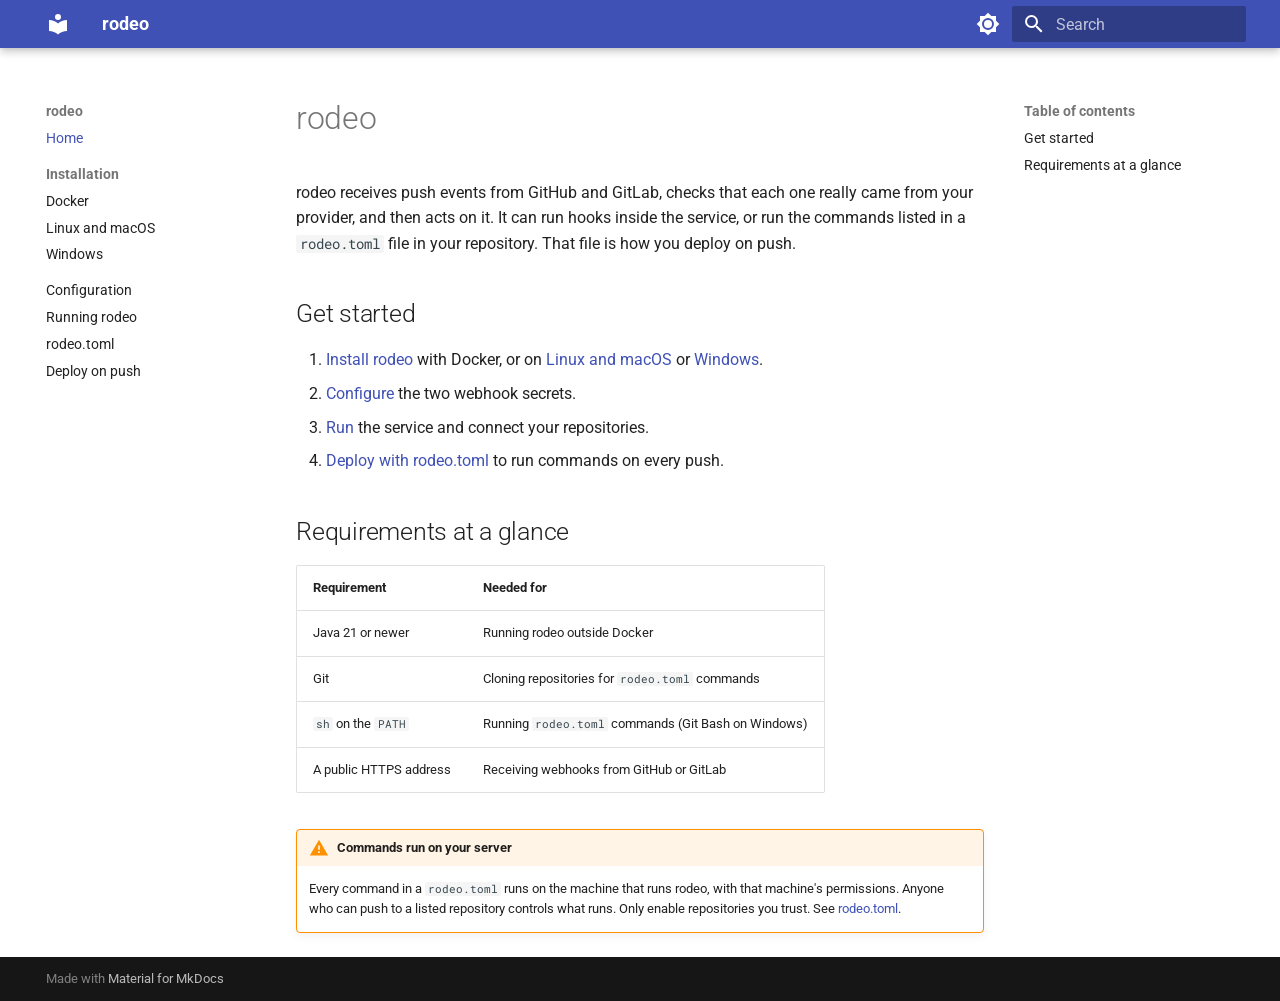
<file: index.html>
<!doctype html>
<html lang="en" class="no-js">
  <head>
    
      <meta charset="utf-8">
      <meta name="viewport" content="width=device-width,initial-scale=1">
      
        <meta name="description" content="GitHub and GitLab push webhooks for Spring Boot">
      
      
      
      
      
        <link rel="next" href="installation/docker/">
      
      
        
      
      
      <link rel="icon" href="assets/images/favicon.png">
      <meta name="generator" content="mkdocs-1.6.1, mkdocs-material-9.8.0">
    
    
      
        <title>rodeo</title>
      
    
    
      <link rel="stylesheet" href="assets/stylesheets/main.57a0d79d.min.css">
      
        
        <link rel="stylesheet" href="assets/stylesheets/palette.fb2fffe2.min.css">
      
      


    
    
      
    
    
      
        
        
        <link rel="preconnect" href="https://fonts.gstatic.com" crossorigin>
        <link rel="stylesheet" href="https://fonts.googleapis.com/css?family=Roboto:300,300i,400,400i,700,700i%7CRoboto+Mono:400,400i,700,700i&display=fallback">
        <style>:root{--md-text-font:"Roboto";--md-code-font:"Roboto Mono"}</style>
      
    
    
    <script>__md_scope=new URL(".",location),__md_hash=e=>[...e].reduce(((e,_)=>(e<<5)-e+_.charCodeAt(0)),0),__md_get=(e,_=localStorage,t=__md_scope)=>JSON.parse(_.getItem(t.pathname+"."+e)),__md_set=(e,_,t=localStorage,a=__md_scope)=>{try{t.setItem(a.pathname+"."+e,JSON.stringify(_))}catch(e){}}</script>
    
      

    
    
  </head>
  
  
    
    
      
    
    
    
    
    <body dir="ltr" data-md-color-scheme="default" data-md-color-primary="indigo" data-md-color-accent="indigo">
  
    
    <input class="md-toggle" data-md-toggle="drawer" type="checkbox" id="__drawer" autocomplete="off">
    <input class="md-toggle" data-md-toggle="search" type="checkbox" id="__search" autocomplete="off">
    <label class="md-overlay" for="__drawer"></label>
    <div data-md-component="skip">
      
        
        <a href="#rodeo" class="md-skip">
          Skip to content
        </a>
      
    </div>
    <div data-md-component="announce">
      
    </div>
    
    
      

  

<header class="md-header md-header--shadow" data-md-component="header">
  <nav class="md-header__inner md-grid" aria-label="Header">
    <a href="." title="rodeo" class="md-header__button md-logo" aria-label="rodeo" data-md-component="logo">
      
  
  <svg xmlns="http://www.w3.org/2000/svg" viewBox="0 0 24 24"><path d="M12 8a3 3 0 0 0 3-3 3 3 0 0 0-3-3 3 3 0 0 0-3 3 3 3 0 0 0 3 3m0 3.54C9.64 9.35 6.5 8 3 8v11c3.5 0 6.64 1.35 9 3.54 2.36-2.19 5.5-3.54 9-3.54V8c-3.5 0-6.64 1.35-9 3.54"/></svg>

    </a>
    <label class="md-header__button md-icon" for="__drawer">
      
      <svg xmlns="http://www.w3.org/2000/svg" viewBox="0 0 24 24"><path d="M3 6h18v2H3zm0 5h18v2H3zm0 5h18v2H3z"/></svg>
    </label>
    <div class="md-header__title" data-md-component="header-title">
      <div class="md-header__ellipsis">
        <div class="md-header__topic">
          <span class="md-ellipsis">
            rodeo
          </span>
        </div>
        <div class="md-header__topic" data-md-component="header-topic">
          <span class="md-ellipsis">
            
              Home
            
          </span>
        </div>
      </div>
    </div>
    
      
        <form class="md-header__option" data-md-component="palette">
  
    
    
    
    <input class="md-option" data-md-color-media="" data-md-color-scheme="default" data-md-color-primary="indigo" data-md-color-accent="indigo"  aria-label="Switch to dark mode"  type="radio" name="__palette" id="__palette_0">
    
      <label class="md-header__button md-icon" title="Switch to dark mode" for="__palette_1" hidden>
        <svg xmlns="http://www.w3.org/2000/svg" viewBox="0 0 24 24"><path d="M12 8a4 4 0 0 0-4 4 4 4 0 0 0 4 4 4 4 0 0 0 4-4 4 4 0 0 0-4-4m0 10a6 6 0 0 1-6-6 6 6 0 0 1 6-6 6 6 0 0 1 6 6 6 6 0 0 1-6 6m8-9.31V4h-4.69L12 .69 8.69 4H4v4.69L.69 12 4 15.31V20h4.69L12 23.31 15.31 20H20v-4.69L23.31 12z"/></svg>
      </label>
    
  
    
    
    
    <input class="md-option" data-md-color-media="" data-md-color-scheme="slate" data-md-color-primary="indigo" data-md-color-accent="indigo"  aria-label="Switch to light mode"  type="radio" name="__palette" id="__palette_1">
    
      <label class="md-header__button md-icon" title="Switch to light mode" for="__palette_0" hidden>
        <svg xmlns="http://www.w3.org/2000/svg" viewBox="0 0 24 24"><path d="M12 18c-.89 0-1.74-.2-2.5-.55C11.56 16.5 13 14.42 13 12s-1.44-4.5-3.5-5.45C10.26 6.2 11.11 6 12 6a6 6 0 0 1 6 6 6 6 0 0 1-6 6m8-9.31V4h-4.69L12 .69 8.69 4H4v4.69L.69 12 4 15.31V20h4.69L12 23.31 15.31 20H20v-4.69L23.31 12z"/></svg>
      </label>
    
  
</form>
      
    
    
      <script>var palette=__md_get("__palette");if(palette&&palette.color){if("(prefers-color-scheme)"===palette.color.media){var media=matchMedia("(prefers-color-scheme: light)"),input=document.querySelector(media.matches?"[data-md-color-media='(prefers-color-scheme: light)']":"[data-md-color-media='(prefers-color-scheme: dark)']");palette.color.media=input.getAttribute("data-md-color-media"),palette.color.scheme=input.getAttribute("data-md-color-scheme"),palette.color.primary=input.getAttribute("data-md-color-primary"),palette.color.accent=input.getAttribute("data-md-color-accent")}for(var[key,value]of Object.entries(palette.color))document.body.setAttribute("data-md-color-"+key,value)}</script>
    
    
    
      
      
        <label class="md-header__button md-icon" for="__search">
          
          <svg xmlns="http://www.w3.org/2000/svg" viewBox="0 0 24 24"><path d="M9.5 3A6.5 6.5 0 0 1 16 9.5c0 1.61-.59 3.09-1.56 4.23l.27.27h.79l5 5-1.5 1.5-5-5v-.79l-.27-.27A6.52 6.52 0 0 1 9.5 16 6.5 6.5 0 0 1 3 9.5 6.5 6.5 0 0 1 9.5 3m0 2C7 5 5 7 5 9.5S7 14 9.5 14 14 12 14 9.5 12 5 9.5 5"/></svg>
        </label>
        <div class="md-search" data-md-component="search" role="dialog">
  <label class="md-search__overlay" for="__search"></label>
  <div class="md-search__inner" role="search">
    <form class="md-search__form" name="search">
      <input type="text" class="md-search__input" name="query" aria-label="Search" placeholder="Search" autocapitalize="off" autocorrect="off" autocomplete="off" spellcheck="false" data-md-component="search-query" required>
      <label class="md-search__icon md-icon" for="__search">
        
        <svg xmlns="http://www.w3.org/2000/svg" viewBox="0 0 24 24"><path d="M9.5 3A6.5 6.5 0 0 1 16 9.5c0 1.61-.59 3.09-1.56 4.23l.27.27h.79l5 5-1.5 1.5-5-5v-.79l-.27-.27A6.52 6.52 0 0 1 9.5 16 6.5 6.5 0 0 1 3 9.5 6.5 6.5 0 0 1 9.5 3m0 2C7 5 5 7 5 9.5S7 14 9.5 14 14 12 14 9.5 12 5 9.5 5"/></svg>
        
        <svg xmlns="http://www.w3.org/2000/svg" viewBox="0 0 24 24"><path d="M20 11v2H8l5.5 5.5-1.42 1.42L4.16 12l7.92-7.92L13.5 5.5 8 11z"/></svg>
      </label>
      <nav class="md-search__options" aria-label="Search">
        
        <button type="reset" class="md-search__icon md-icon" title="Clear" aria-label="Clear" tabindex="-1">
          
          <svg xmlns="http://www.w3.org/2000/svg" viewBox="0 0 24 24"><path d="M19 6.41 17.59 5 12 10.59 6.41 5 5 6.41 10.59 12 5 17.59 6.41 19 12 13.41 17.59 19 19 17.59 13.41 12z"/></svg>
        </button>
      </nav>
      
        <div class="md-search__suggest" data-md-component="search-suggest"></div>
      
    </form>
    <div class="md-search__output">
      <div class="md-search__scrollwrap" tabindex="0" data-md-scrollfix>
        <div class="md-search-result" data-md-component="search-result">
          <div class="md-search-result__meta">
            Initializing search
          </div>
          <ol class="md-search-result__list" role="presentation"></ol>
        </div>
      </div>
    </div>
  </div>
</div>
      
    
    
  </nav>
  
</header>
    
    <div class="md-container" data-md-component="container">
      
      
        
          
        
      
      <main class="md-main" data-md-component="main">
        <div class="md-main__inner md-grid">
          
            
              
              <div class="md-sidebar md-sidebar--primary" data-md-component="sidebar" data-md-type="navigation" >
                <div class="md-sidebar__scrollwrap">
                  <div class="md-sidebar__inner">
                    



<nav class="md-nav md-nav--primary" aria-label="Navigation" data-md-level="0">
  <label class="md-nav__title" for="__drawer">
    <a href="." title="rodeo" class="md-nav__button md-logo" aria-label="rodeo" data-md-component="logo">
      
  
  <svg xmlns="http://www.w3.org/2000/svg" viewBox="0 0 24 24"><path d="M12 8a3 3 0 0 0 3-3 3 3 0 0 0-3-3 3 3 0 0 0-3 3 3 3 0 0 0 3 3m0 3.54C9.64 9.35 6.5 8 3 8v11c3.5 0 6.64 1.35 9 3.54 2.36-2.19 5.5-3.54 9-3.54V8c-3.5 0-6.64 1.35-9 3.54"/></svg>

    </a>
    rodeo
  </label>
  
  <ul class="md-nav__list" data-md-scrollfix>
    
      
      
  
  
    
  
  
  
    <li class="md-nav__item md-nav__item--active">
      
      <input class="md-nav__toggle md-toggle" type="checkbox" id="__toc">
      
      
        
      
      
        <label class="md-nav__link md-nav__link--active" for="__toc">
          
  
  
  <span class="md-ellipsis">
    
  
    Home
  

    
  </span>
  
  

          <span class="md-nav__icon md-icon"></span>
        </label>
      
      <a href="." class="md-nav__link md-nav__link--active">
        
  
  
  <span class="md-ellipsis">
    
  
    Home
  

    
  </span>
  
  

      </a>
      
        

<nav class="md-nav md-nav--secondary" aria-label="Table of contents">
  
  
  
    
  
  
    <label class="md-nav__title" for="__toc">
      <span class="md-nav__icon md-icon"></span>
      Table of contents
    </label>
    <ul class="md-nav__list" data-md-component="toc" data-md-scrollfix>
      
        <li class="md-nav__item">
  <a href="#get-started" class="md-nav__link">
    <span class="md-ellipsis">
      
        Get started
      
    </span>
  </a>
  
</li>
      
        <li class="md-nav__item">
  <a href="#requirements-at-a-glance" class="md-nav__link">
    <span class="md-ellipsis">
      
        Requirements at a glance
      
    </span>
  </a>
  
</li>
      
    </ul>
  
</nav>
      
    </li>
  

    
      
      
  
  
  
  
    
    
    
    
      
        
        
      
    
    
    <li class="md-nav__item md-nav__item--section md-nav__item--nested">
      
        
        
        <input class="md-nav__toggle md-toggle " type="checkbox" id="__nav_2" >
        
          
          <label class="md-nav__link" for="__nav_2" id="__nav_2_label" tabindex="">
            
  
  
  <span class="md-ellipsis">
    
  
    Installation
  

    
  </span>
  
  

            <span class="md-nav__icon md-icon"></span>
          </label>
        
        <nav class="md-nav" data-md-level="1" aria-labelledby="__nav_2_label" aria-expanded="false">
          <label class="md-nav__title" for="__nav_2">
            <span class="md-nav__icon md-icon"></span>
            
  
    Installation
  

          </label>
          <ul class="md-nav__list" data-md-scrollfix>
            
              
                
  
  
  
  
    <li class="md-nav__item">
      <a href="installation/docker/" class="md-nav__link">
        
  
  
  <span class="md-ellipsis">
    
  
    Docker
  

    
  </span>
  
  

      </a>
    </li>
  

              
            
              
                
  
  
  
  
    <li class="md-nav__item">
      <a href="installation/linux/" class="md-nav__link">
        
  
  
  <span class="md-ellipsis">
    
  
    Linux and macOS
  

    
  </span>
  
  

      </a>
    </li>
  

              
            
              
                
  
  
  
  
    <li class="md-nav__item">
      <a href="installation/windows/" class="md-nav__link">
        
  
  
  <span class="md-ellipsis">
    
  
    Windows
  

    
  </span>
  
  

      </a>
    </li>
  

              
            
          </ul>
        </nav>
      
    </li>
  

    
      
      
  
  
  
  
    <li class="md-nav__item">
      <a href="configuration/" class="md-nav__link">
        
  
  
  <span class="md-ellipsis">
    
  
    Configuration
  

    
  </span>
  
  

      </a>
    </li>
  

    
      
      
  
  
  
  
    <li class="md-nav__item">
      <a href="running/" class="md-nav__link">
        
  
  
  <span class="md-ellipsis">
    
  
    Running rodeo
  

    
  </span>
  
  

      </a>
    </li>
  

    
      
      
  
  
  
  
    <li class="md-nav__item">
      <a href="rodeo-toml/" class="md-nav__link">
        
  
  
  <span class="md-ellipsis">
    
  
    rodeo.toml
  

    
  </span>
  
  

      </a>
    </li>
  

    
      
      
  
  
  
  
    <li class="md-nav__item">
      <a href="deployment/" class="md-nav__link">
        
  
  
  <span class="md-ellipsis">
    
  
    Deploy on push
  

    
  </span>
  
  

      </a>
    </li>
  

    
  </ul>
</nav>
                  </div>
                </div>
              </div>
            
            
              
              <div class="md-sidebar md-sidebar--secondary" data-md-component="sidebar" data-md-type="toc" >
                <div class="md-sidebar__scrollwrap">
                  <div class="md-sidebar__inner">
                    

<nav class="md-nav md-nav--secondary" aria-label="Table of contents">
  
  
  
    
  
  
    <label class="md-nav__title" for="__toc">
      <span class="md-nav__icon md-icon"></span>
      Table of contents
    </label>
    <ul class="md-nav__list" data-md-component="toc" data-md-scrollfix>
      
        <li class="md-nav__item">
  <a href="#get-started" class="md-nav__link">
    <span class="md-ellipsis">
      
        Get started
      
    </span>
  </a>
  
</li>
      
        <li class="md-nav__item">
  <a href="#requirements-at-a-glance" class="md-nav__link">
    <span class="md-ellipsis">
      
        Requirements at a glance
      
    </span>
  </a>
  
</li>
      
    </ul>
  
</nav>
                  </div>
                </div>
              </div>
            
          
          
            <div class="md-content" data-md-component="content">
              
              <article class="md-content__inner md-typeset">
                
                  



<h1 id="rodeo">rodeo<a class="headerlink" href="#rodeo" title="Permanent link">&para;</a></h1>
<p>rodeo receives push events from GitHub and GitLab, checks that each one really came from your provider, and then acts on it. It can run hooks inside the service, or run the commands listed in a <code>rodeo.toml</code> file in your repository. That file is how you deploy on push.</p>
<h2 id="get-started">Get started<a class="headerlink" href="#get-started" title="Permanent link">&para;</a></h2>
<ol>
<li><a href="installation/docker/">Install rodeo</a> with Docker, or on <a href="installation/linux/">Linux and macOS</a> or <a href="installation/windows/">Windows</a>.</li>
<li><a href="configuration/">Configure</a> the two webhook secrets.</li>
<li><a href="running/">Run</a> the service and connect your repositories.</li>
<li><a href="deployment/">Deploy with rodeo.toml</a> to run commands on every push.</li>
</ol>
<h2 id="requirements-at-a-glance">Requirements at a glance<a class="headerlink" href="#requirements-at-a-glance" title="Permanent link">&para;</a></h2>
<table>
<thead>
<tr>
<th>Requirement</th>
<th>Needed for</th>
</tr>
</thead>
<tbody>
<tr>
<td>Java 21 or newer</td>
<td>Running rodeo outside Docker</td>
</tr>
<tr>
<td>Git</td>
<td>Cloning repositories for <code>rodeo.toml</code> commands</td>
</tr>
<tr>
<td><code>sh</code> on the <code>PATH</code></td>
<td>Running <code>rodeo.toml</code> commands (Git Bash on Windows)</td>
</tr>
<tr>
<td>A public HTTPS address</td>
<td>Receiving webhooks from GitHub or GitLab</td>
</tr>
</tbody>
</table>
<div class="admonition warning">
<p class="admonition-title">Commands run on your server</p>
<p>Every command in a <code>rodeo.toml</code> runs on the machine that runs rodeo, with that machine's permissions. Anyone who can push to a listed repository controls what runs. Only enable repositories you trust. See <a href="rodeo-toml/#security">rodeo.toml</a>.</p>
</div>












                
              </article>
            </div>
          
          
<script>var target=document.getElementById(location.hash.slice(1));target&&target.name&&(target.checked=target.name.startsWith("__tabbed_"))</script>
        </div>
        
          <button type="button" class="md-top md-icon" data-md-component="top" hidden>
  
  <svg xmlns="http://www.w3.org/2000/svg" viewBox="0 0 24 24"><path d="M13 20h-2V8l-5.5 5.5-1.42-1.42L12 4.16l7.92 7.92-1.42 1.42L13 8z"/></svg>
  Back to top
</button>
        
      </main>
      
        <footer class="md-footer">
  
  <div class="md-footer-meta md-typeset">
    <div class="md-footer-meta__inner md-grid">
      <div class="md-copyright">
  
  
    Made with
    <a href="https://squidfunk.github.io/mkdocs-material/" target="_blank" rel="noopener">
      Material for MkDocs
    </a>
  
</div>
      
    </div>
  </div>
</footer>
      
    </div>
    <div class="md-dialog" data-md-component="dialog">
      <div class="md-dialog__inner md-typeset"></div>
    </div>
    
    
    
      
      
      <script id="__config" type="application/json">{"annotate": null, "base": ".", "features": ["navigation.sections", "navigation.top", "content.code.copy", "search.suggest"], "search": "assets/javascripts/workers/search.a7633da7.min.js", "tags": null, "translations": {"clipboard.copied": "Copied to clipboard", "clipboard.copy": "Copy to clipboard", "search.result.more.one": "1 more on this page", "search.result.more.other": "# more on this page", "search.result.none": "No matching documents", "search.result.one": "1 matching document", "search.result.other": "# matching documents", "search.result.placeholder": "Type to start searching", "search.result.term.missing": "Missing", "select.version": "Select version"}, "version": null}</script>
    
    
      <script src="assets/javascripts/bundle.c21346df.min.js"></script>
      
    
  </body>
</html>
</file>
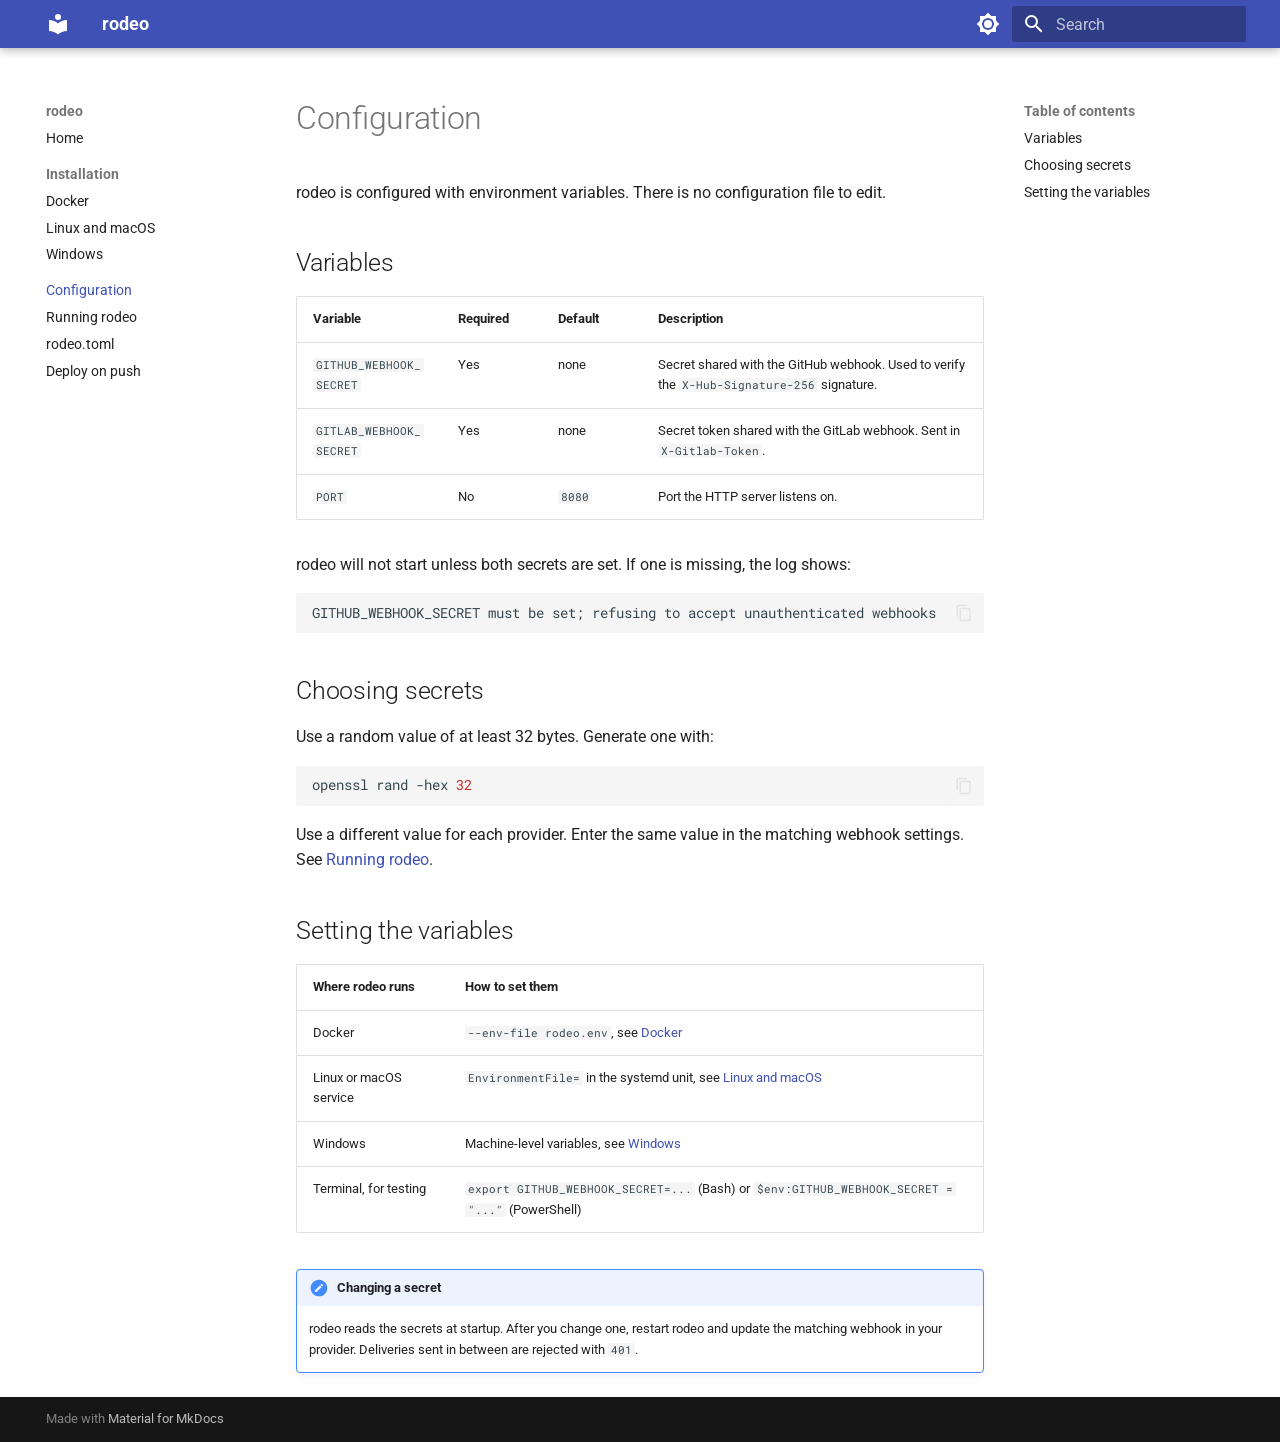
<file: configuration/index.html>
<!doctype html>
<html lang="en" class="no-js">
  <head>
    
      <meta charset="utf-8">
      <meta name="viewport" content="width=device-width,initial-scale=1">
      
        <meta name="description" content="GitHub and GitLab push webhooks for Spring Boot">
      
      
      
      
        <link rel="prev" href="../installation/windows/">
      
      
        <link rel="next" href="../running/">
      
      
        
      
      
      <link rel="icon" href="../assets/images/favicon.png">
      <meta name="generator" content="mkdocs-1.6.1, mkdocs-material-9.8.0">
    
    
      
        <title>Configuration - rodeo</title>
      
    
    
      <link rel="stylesheet" href="../assets/stylesheets/main.57a0d79d.min.css">
      
        
        <link rel="stylesheet" href="../assets/stylesheets/palette.fb2fffe2.min.css">
      
      


    
    
      
    
    
      
        
        
        <link rel="preconnect" href="https://fonts.gstatic.com" crossorigin>
        <link rel="stylesheet" href="https://fonts.googleapis.com/css?family=Roboto:300,300i,400,400i,700,700i%7CRoboto+Mono:400,400i,700,700i&display=fallback">
        <style>:root{--md-text-font:"Roboto";--md-code-font:"Roboto Mono"}</style>
      
    
    
    <script>__md_scope=new URL("..",location),__md_hash=e=>[...e].reduce(((e,_)=>(e<<5)-e+_.charCodeAt(0)),0),__md_get=(e,_=localStorage,t=__md_scope)=>JSON.parse(_.getItem(t.pathname+"."+e)),__md_set=(e,_,t=localStorage,a=__md_scope)=>{try{t.setItem(a.pathname+"."+e,JSON.stringify(_))}catch(e){}}</script>
    
      

    
    
  </head>
  
  
    
    
      
    
    
    
    
    <body dir="ltr" data-md-color-scheme="default" data-md-color-primary="indigo" data-md-color-accent="indigo">
  
    
    <input class="md-toggle" data-md-toggle="drawer" type="checkbox" id="__drawer" autocomplete="off">
    <input class="md-toggle" data-md-toggle="search" type="checkbox" id="__search" autocomplete="off">
    <label class="md-overlay" for="__drawer"></label>
    <div data-md-component="skip">
      
        
        <a href="#configuration" class="md-skip">
          Skip to content
        </a>
      
    </div>
    <div data-md-component="announce">
      
    </div>
    
    
      

  

<header class="md-header md-header--shadow" data-md-component="header">
  <nav class="md-header__inner md-grid" aria-label="Header">
    <a href=".." title="rodeo" class="md-header__button md-logo" aria-label="rodeo" data-md-component="logo">
      
  
  <svg xmlns="http://www.w3.org/2000/svg" viewBox="0 0 24 24"><path d="M12 8a3 3 0 0 0 3-3 3 3 0 0 0-3-3 3 3 0 0 0-3 3 3 3 0 0 0 3 3m0 3.54C9.64 9.35 6.5 8 3 8v11c3.5 0 6.64 1.35 9 3.54 2.36-2.19 5.5-3.54 9-3.54V8c-3.5 0-6.64 1.35-9 3.54"/></svg>

    </a>
    <label class="md-header__button md-icon" for="__drawer">
      
      <svg xmlns="http://www.w3.org/2000/svg" viewBox="0 0 24 24"><path d="M3 6h18v2H3zm0 5h18v2H3zm0 5h18v2H3z"/></svg>
    </label>
    <div class="md-header__title" data-md-component="header-title">
      <div class="md-header__ellipsis">
        <div class="md-header__topic">
          <span class="md-ellipsis">
            rodeo
          </span>
        </div>
        <div class="md-header__topic" data-md-component="header-topic">
          <span class="md-ellipsis">
            
              Configuration
            
          </span>
        </div>
      </div>
    </div>
    
      
        <form class="md-header__option" data-md-component="palette">
  
    
    
    
    <input class="md-option" data-md-color-media="" data-md-color-scheme="default" data-md-color-primary="indigo" data-md-color-accent="indigo"  aria-label="Switch to dark mode"  type="radio" name="__palette" id="__palette_0">
    
      <label class="md-header__button md-icon" title="Switch to dark mode" for="__palette_1" hidden>
        <svg xmlns="http://www.w3.org/2000/svg" viewBox="0 0 24 24"><path d="M12 8a4 4 0 0 0-4 4 4 4 0 0 0 4 4 4 4 0 0 0 4-4 4 4 0 0 0-4-4m0 10a6 6 0 0 1-6-6 6 6 0 0 1 6-6 6 6 0 0 1 6 6 6 6 0 0 1-6 6m8-9.31V4h-4.69L12 .69 8.69 4H4v4.69L.69 12 4 15.31V20h4.69L12 23.31 15.31 20H20v-4.69L23.31 12z"/></svg>
      </label>
    
  
    
    
    
    <input class="md-option" data-md-color-media="" data-md-color-scheme="slate" data-md-color-primary="indigo" data-md-color-accent="indigo"  aria-label="Switch to light mode"  type="radio" name="__palette" id="__palette_1">
    
      <label class="md-header__button md-icon" title="Switch to light mode" for="__palette_0" hidden>
        <svg xmlns="http://www.w3.org/2000/svg" viewBox="0 0 24 24"><path d="M12 18c-.89 0-1.74-.2-2.5-.55C11.56 16.5 13 14.42 13 12s-1.44-4.5-3.5-5.45C10.26 6.2 11.11 6 12 6a6 6 0 0 1 6 6 6 6 0 0 1-6 6m8-9.31V4h-4.69L12 .69 8.69 4H4v4.69L.69 12 4 15.31V20h4.69L12 23.31 15.31 20H20v-4.69L23.31 12z"/></svg>
      </label>
    
  
</form>
      
    
    
      <script>var palette=__md_get("__palette");if(palette&&palette.color){if("(prefers-color-scheme)"===palette.color.media){var media=matchMedia("(prefers-color-scheme: light)"),input=document.querySelector(media.matches?"[data-md-color-media='(prefers-color-scheme: light)']":"[data-md-color-media='(prefers-color-scheme: dark)']");palette.color.media=input.getAttribute("data-md-color-media"),palette.color.scheme=input.getAttribute("data-md-color-scheme"),palette.color.primary=input.getAttribute("data-md-color-primary"),palette.color.accent=input.getAttribute("data-md-color-accent")}for(var[key,value]of Object.entries(palette.color))document.body.setAttribute("data-md-color-"+key,value)}</script>
    
    
    
      
      
        <label class="md-header__button md-icon" for="__search">
          
          <svg xmlns="http://www.w3.org/2000/svg" viewBox="0 0 24 24"><path d="M9.5 3A6.5 6.5 0 0 1 16 9.5c0 1.61-.59 3.09-1.56 4.23l.27.27h.79l5 5-1.5 1.5-5-5v-.79l-.27-.27A6.52 6.52 0 0 1 9.5 16 6.5 6.5 0 0 1 3 9.5 6.5 6.5 0 0 1 9.5 3m0 2C7 5 5 7 5 9.5S7 14 9.5 14 14 12 14 9.5 12 5 9.5 5"/></svg>
        </label>
        <div class="md-search" data-md-component="search" role="dialog">
  <label class="md-search__overlay" for="__search"></label>
  <div class="md-search__inner" role="search">
    <form class="md-search__form" name="search">
      <input type="text" class="md-search__input" name="query" aria-label="Search" placeholder="Search" autocapitalize="off" autocorrect="off" autocomplete="off" spellcheck="false" data-md-component="search-query" required>
      <label class="md-search__icon md-icon" for="__search">
        
        <svg xmlns="http://www.w3.org/2000/svg" viewBox="0 0 24 24"><path d="M9.5 3A6.5 6.5 0 0 1 16 9.5c0 1.61-.59 3.09-1.56 4.23l.27.27h.79l5 5-1.5 1.5-5-5v-.79l-.27-.27A6.52 6.52 0 0 1 9.5 16 6.5 6.5 0 0 1 3 9.5 6.5 6.5 0 0 1 9.5 3m0 2C7 5 5 7 5 9.5S7 14 9.5 14 14 12 14 9.5 12 5 9.5 5"/></svg>
        
        <svg xmlns="http://www.w3.org/2000/svg" viewBox="0 0 24 24"><path d="M20 11v2H8l5.5 5.5-1.42 1.42L4.16 12l7.92-7.92L13.5 5.5 8 11z"/></svg>
      </label>
      <nav class="md-search__options" aria-label="Search">
        
        <button type="reset" class="md-search__icon md-icon" title="Clear" aria-label="Clear" tabindex="-1">
          
          <svg xmlns="http://www.w3.org/2000/svg" viewBox="0 0 24 24"><path d="M19 6.41 17.59 5 12 10.59 6.41 5 5 6.41 10.59 12 5 17.59 6.41 19 12 13.41 17.59 19 19 17.59 13.41 12z"/></svg>
        </button>
      </nav>
      
        <div class="md-search__suggest" data-md-component="search-suggest"></div>
      
    </form>
    <div class="md-search__output">
      <div class="md-search__scrollwrap" tabindex="0" data-md-scrollfix>
        <div class="md-search-result" data-md-component="search-result">
          <div class="md-search-result__meta">
            Initializing search
          </div>
          <ol class="md-search-result__list" role="presentation"></ol>
        </div>
      </div>
    </div>
  </div>
</div>
      
    
    
  </nav>
  
</header>
    
    <div class="md-container" data-md-component="container">
      
      
        
          
        
      
      <main class="md-main" data-md-component="main">
        <div class="md-main__inner md-grid">
          
            
              
              <div class="md-sidebar md-sidebar--primary" data-md-component="sidebar" data-md-type="navigation" >
                <div class="md-sidebar__scrollwrap">
                  <div class="md-sidebar__inner">
                    



<nav class="md-nav md-nav--primary" aria-label="Navigation" data-md-level="0">
  <label class="md-nav__title" for="__drawer">
    <a href=".." title="rodeo" class="md-nav__button md-logo" aria-label="rodeo" data-md-component="logo">
      
  
  <svg xmlns="http://www.w3.org/2000/svg" viewBox="0 0 24 24"><path d="M12 8a3 3 0 0 0 3-3 3 3 0 0 0-3-3 3 3 0 0 0-3 3 3 3 0 0 0 3 3m0 3.54C9.64 9.35 6.5 8 3 8v11c3.5 0 6.64 1.35 9 3.54 2.36-2.19 5.5-3.54 9-3.54V8c-3.5 0-6.64 1.35-9 3.54"/></svg>

    </a>
    rodeo
  </label>
  
  <ul class="md-nav__list" data-md-scrollfix>
    
      
      
  
  
  
  
    <li class="md-nav__item">
      <a href=".." class="md-nav__link">
        
  
  
  <span class="md-ellipsis">
    
  
    Home
  

    
  </span>
  
  

      </a>
    </li>
  

    
      
      
  
  
  
  
    
    
    
    
      
        
        
      
    
    
    <li class="md-nav__item md-nav__item--section md-nav__item--nested">
      
        
        
        <input class="md-nav__toggle md-toggle " type="checkbox" id="__nav_2" >
        
          
          <label class="md-nav__link" for="__nav_2" id="__nav_2_label" tabindex="">
            
  
  
  <span class="md-ellipsis">
    
  
    Installation
  

    
  </span>
  
  

            <span class="md-nav__icon md-icon"></span>
          </label>
        
        <nav class="md-nav" data-md-level="1" aria-labelledby="__nav_2_label" aria-expanded="false">
          <label class="md-nav__title" for="__nav_2">
            <span class="md-nav__icon md-icon"></span>
            
  
    Installation
  

          </label>
          <ul class="md-nav__list" data-md-scrollfix>
            
              
                
  
  
  
  
    <li class="md-nav__item">
      <a href="../installation/docker/" class="md-nav__link">
        
  
  
  <span class="md-ellipsis">
    
  
    Docker
  

    
  </span>
  
  

      </a>
    </li>
  

              
            
              
                
  
  
  
  
    <li class="md-nav__item">
      <a href="../installation/linux/" class="md-nav__link">
        
  
  
  <span class="md-ellipsis">
    
  
    Linux and macOS
  

    
  </span>
  
  

      </a>
    </li>
  

              
            
              
                
  
  
  
  
    <li class="md-nav__item">
      <a href="../installation/windows/" class="md-nav__link">
        
  
  
  <span class="md-ellipsis">
    
  
    Windows
  

    
  </span>
  
  

      </a>
    </li>
  

              
            
          </ul>
        </nav>
      
    </li>
  

    
      
      
  
  
    
  
  
  
    <li class="md-nav__item md-nav__item--active">
      
      <input class="md-nav__toggle md-toggle" type="checkbox" id="__toc">
      
      
        
      
      
        <label class="md-nav__link md-nav__link--active" for="__toc">
          
  
  
  <span class="md-ellipsis">
    
  
    Configuration
  

    
  </span>
  
  

          <span class="md-nav__icon md-icon"></span>
        </label>
      
      <a href="./" class="md-nav__link md-nav__link--active">
        
  
  
  <span class="md-ellipsis">
    
  
    Configuration
  

    
  </span>
  
  

      </a>
      
        

<nav class="md-nav md-nav--secondary" aria-label="Table of contents">
  
  
  
    
  
  
    <label class="md-nav__title" for="__toc">
      <span class="md-nav__icon md-icon"></span>
      Table of contents
    </label>
    <ul class="md-nav__list" data-md-component="toc" data-md-scrollfix>
      
        <li class="md-nav__item">
  <a href="#variables" class="md-nav__link">
    <span class="md-ellipsis">
      
        Variables
      
    </span>
  </a>
  
</li>
      
        <li class="md-nav__item">
  <a href="#choosing-secrets" class="md-nav__link">
    <span class="md-ellipsis">
      
        Choosing secrets
      
    </span>
  </a>
  
</li>
      
        <li class="md-nav__item">
  <a href="#setting-the-variables" class="md-nav__link">
    <span class="md-ellipsis">
      
        Setting the variables
      
    </span>
  </a>
  
</li>
      
    </ul>
  
</nav>
      
    </li>
  

    
      
      
  
  
  
  
    <li class="md-nav__item">
      <a href="../running/" class="md-nav__link">
        
  
  
  <span class="md-ellipsis">
    
  
    Running rodeo
  

    
  </span>
  
  

      </a>
    </li>
  

    
      
      
  
  
  
  
    <li class="md-nav__item">
      <a href="../rodeo-toml/" class="md-nav__link">
        
  
  
  <span class="md-ellipsis">
    
  
    rodeo.toml
  

    
  </span>
  
  

      </a>
    </li>
  

    
      
      
  
  
  
  
    <li class="md-nav__item">
      <a href="../deployment/" class="md-nav__link">
        
  
  
  <span class="md-ellipsis">
    
  
    Deploy on push
  

    
  </span>
  
  

      </a>
    </li>
  

    
  </ul>
</nav>
                  </div>
                </div>
              </div>
            
            
              
              <div class="md-sidebar md-sidebar--secondary" data-md-component="sidebar" data-md-type="toc" >
                <div class="md-sidebar__scrollwrap">
                  <div class="md-sidebar__inner">
                    

<nav class="md-nav md-nav--secondary" aria-label="Table of contents">
  
  
  
    
  
  
    <label class="md-nav__title" for="__toc">
      <span class="md-nav__icon md-icon"></span>
      Table of contents
    </label>
    <ul class="md-nav__list" data-md-component="toc" data-md-scrollfix>
      
        <li class="md-nav__item">
  <a href="#variables" class="md-nav__link">
    <span class="md-ellipsis">
      
        Variables
      
    </span>
  </a>
  
</li>
      
        <li class="md-nav__item">
  <a href="#choosing-secrets" class="md-nav__link">
    <span class="md-ellipsis">
      
        Choosing secrets
      
    </span>
  </a>
  
</li>
      
        <li class="md-nav__item">
  <a href="#setting-the-variables" class="md-nav__link">
    <span class="md-ellipsis">
      
        Setting the variables
      
    </span>
  </a>
  
</li>
      
    </ul>
  
</nav>
                  </div>
                </div>
              </div>
            
          
          
            <div class="md-content" data-md-component="content">
              
              <article class="md-content__inner md-typeset">
                
                  



<h1 id="configuration">Configuration<a class="headerlink" href="#configuration" title="Permanent link">&para;</a></h1>
<p>rodeo is configured with environment variables. There is no configuration file to edit.</p>
<h2 id="variables">Variables<a class="headerlink" href="#variables" title="Permanent link">&para;</a></h2>
<table>
<thead>
<tr>
<th>Variable</th>
<th>Required</th>
<th>Default</th>
<th>Description</th>
</tr>
</thead>
<tbody>
<tr>
<td><code>GITHUB_WEBHOOK_SECRET</code></td>
<td>Yes</td>
<td>none</td>
<td>Secret shared with the GitHub webhook. Used to verify the <code>X-Hub-Signature-256</code> signature.</td>
</tr>
<tr>
<td><code>GITLAB_WEBHOOK_SECRET</code></td>
<td>Yes</td>
<td>none</td>
<td>Secret token shared with the GitLab webhook. Sent in <code>X-Gitlab-Token</code>.</td>
</tr>
<tr>
<td><code>PORT</code></td>
<td>No</td>
<td><code>8080</code></td>
<td>Port the HTTP server listens on.</td>
</tr>
</tbody>
</table>
<p>rodeo will not start unless both secrets are set. If one is missing, the log shows:</p>
<div class="highlight"><pre><span></span><code>GITHUB_WEBHOOK_SECRET must be set; refusing to accept unauthenticated webhooks
</code></pre></div>
<h2 id="choosing-secrets">Choosing secrets<a class="headerlink" href="#choosing-secrets" title="Permanent link">&para;</a></h2>
<p>Use a random value of at least 32 bytes. Generate one with:</p>
<div class="highlight"><pre><span></span><code>openssl<span class="w"> </span>rand<span class="w"> </span>-hex<span class="w"> </span><span class="m">32</span>
</code></pre></div>
<p>Use a different value for each provider. Enter the same value in the matching webhook settings. See <a href="../running/#connect-a-repository">Running rodeo</a>.</p>
<h2 id="setting-the-variables">Setting the variables<a class="headerlink" href="#setting-the-variables" title="Permanent link">&para;</a></h2>
<table>
<thead>
<tr>
<th>Where rodeo runs</th>
<th>How to set them</th>
</tr>
</thead>
<tbody>
<tr>
<td>Docker</td>
<td><code>--env-file rodeo.env</code>, see <a href="../installation/docker/">Docker</a></td>
</tr>
<tr>
<td>Linux or macOS service</td>
<td><code>EnvironmentFile=</code> in the systemd unit, see <a href="../installation/linux/">Linux and macOS</a></td>
</tr>
<tr>
<td>Windows</td>
<td>Machine-level variables, see <a href="../installation/windows/">Windows</a></td>
</tr>
<tr>
<td>Terminal, for testing</td>
<td><code>export GITHUB_WEBHOOK_SECRET=...</code> (Bash) or <code>$env:GITHUB_WEBHOOK_SECRET = "..."</code> (PowerShell)</td>
</tr>
</tbody>
</table>
<div class="admonition note">
<p class="admonition-title">Changing a secret</p>
<p>rodeo reads the secrets at startup. After you change one, restart rodeo and update the matching webhook in your provider. Deliveries sent in between are rejected with <code>401</code>.</p>
</div>












                
              </article>
            </div>
          
          
<script>var target=document.getElementById(location.hash.slice(1));target&&target.name&&(target.checked=target.name.startsWith("__tabbed_"))</script>
        </div>
        
          <button type="button" class="md-top md-icon" data-md-component="top" hidden>
  
  <svg xmlns="http://www.w3.org/2000/svg" viewBox="0 0 24 24"><path d="M13 20h-2V8l-5.5 5.5-1.42-1.42L12 4.16l7.92 7.92-1.42 1.42L13 8z"/></svg>
  Back to top
</button>
        
      </main>
      
        <footer class="md-footer">
  
  <div class="md-footer-meta md-typeset">
    <div class="md-footer-meta__inner md-grid">
      <div class="md-copyright">
  
  
    Made with
    <a href="https://squidfunk.github.io/mkdocs-material/" target="_blank" rel="noopener">
      Material for MkDocs
    </a>
  
</div>
      
    </div>
  </div>
</footer>
      
    </div>
    <div class="md-dialog" data-md-component="dialog">
      <div class="md-dialog__inner md-typeset"></div>
    </div>
    
    
    
      
      
      <script id="__config" type="application/json">{"annotate": null, "base": "..", "features": ["navigation.sections", "navigation.top", "content.code.copy", "search.suggest"], "search": "../assets/javascripts/workers/search.a7633da7.min.js", "tags": null, "translations": {"clipboard.copied": "Copied to clipboard", "clipboard.copy": "Copy to clipboard", "search.result.more.one": "1 more on this page", "search.result.more.other": "# more on this page", "search.result.none": "No matching documents", "search.result.one": "1 matching document", "search.result.other": "# matching documents", "search.result.placeholder": "Type to start searching", "search.result.term.missing": "Missing", "select.version": "Select version"}, "version": null}</script>
    
    
      <script src="../assets/javascripts/bundle.c21346df.min.js"></script>
      
    
  </body>
</html>
</file>
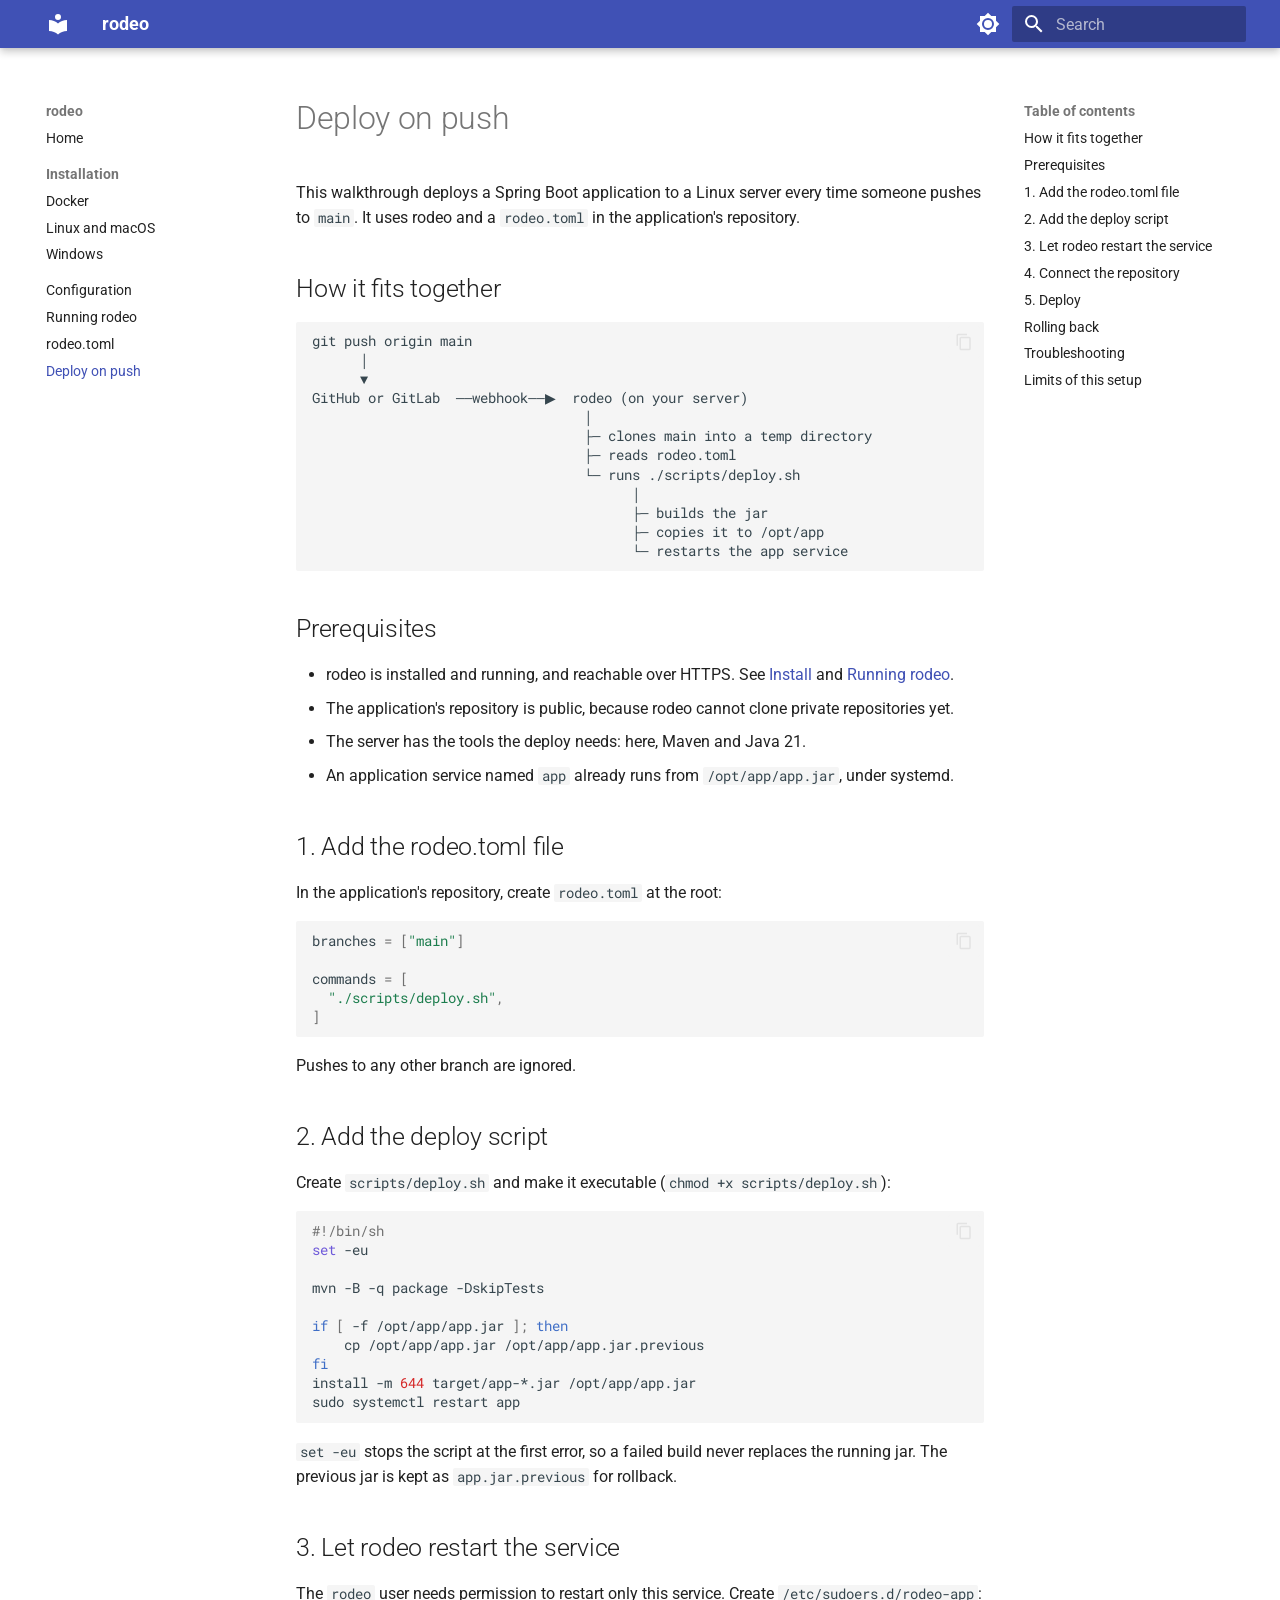
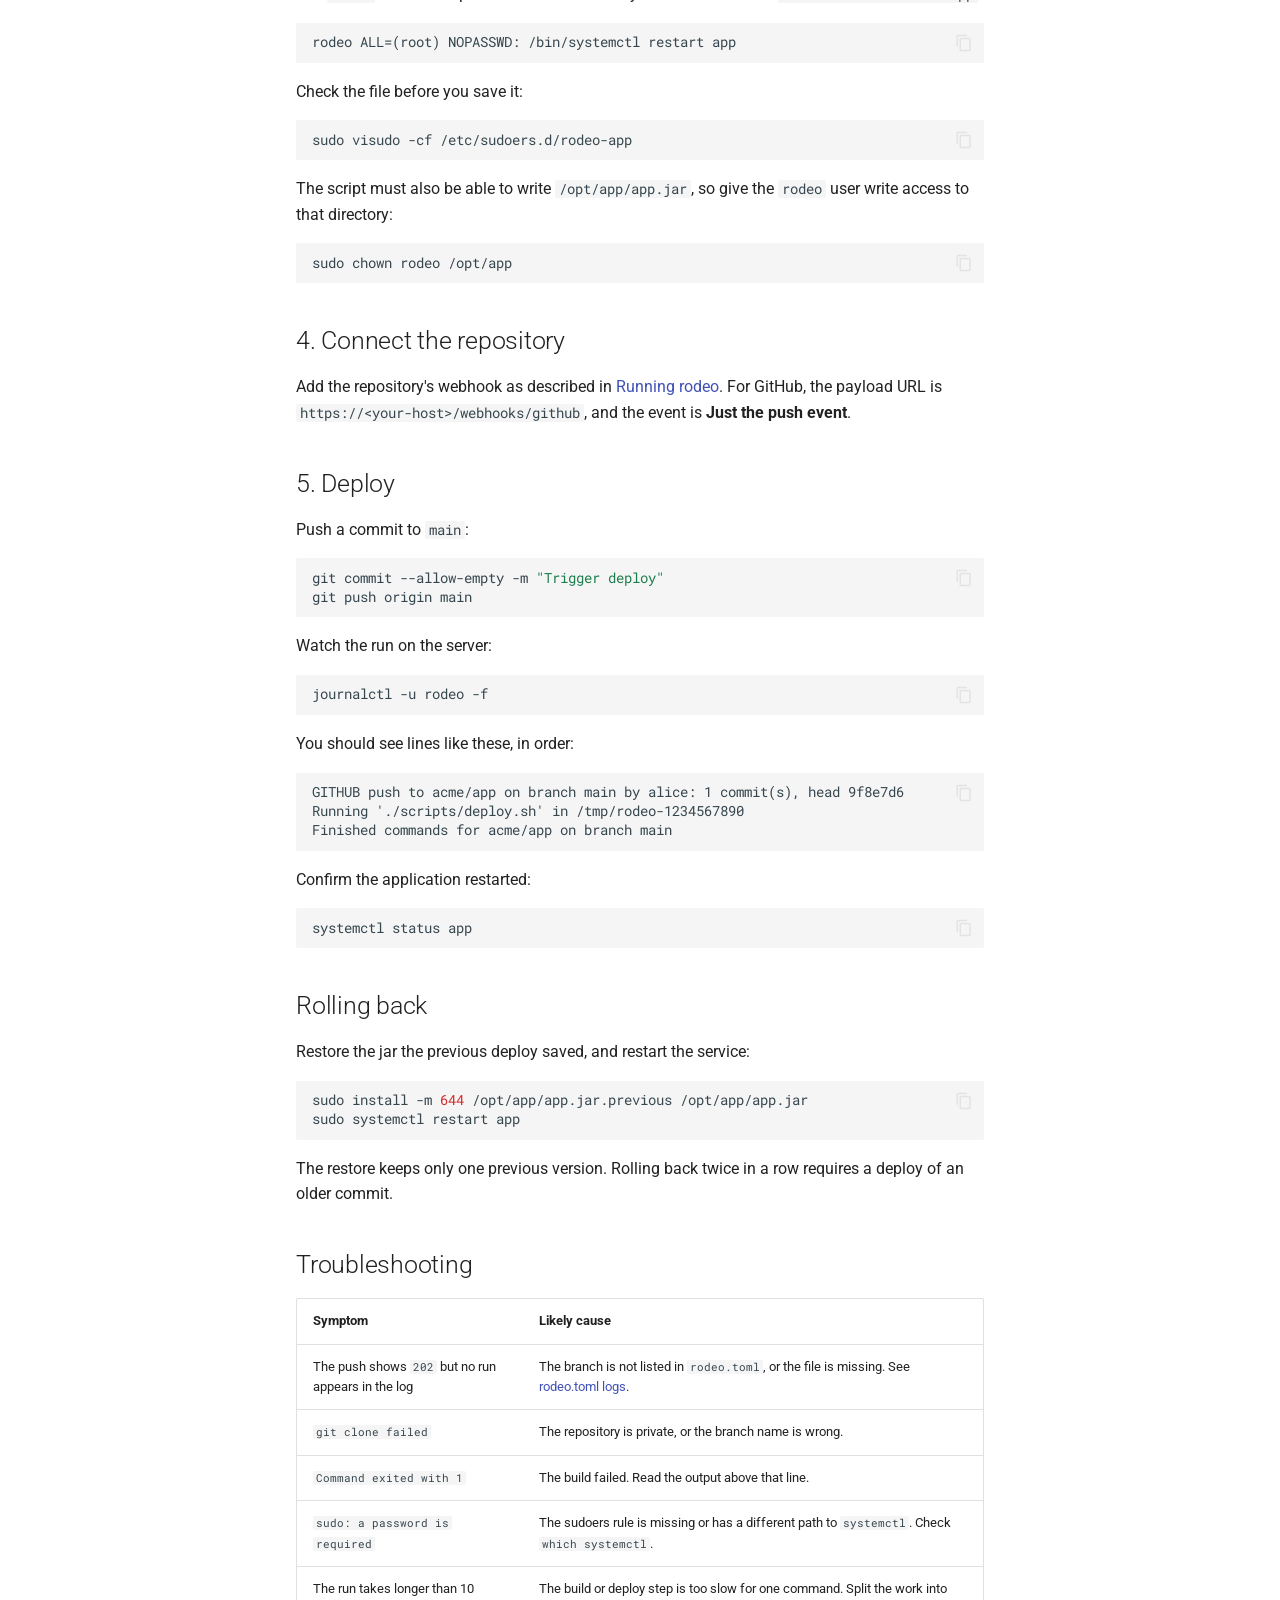
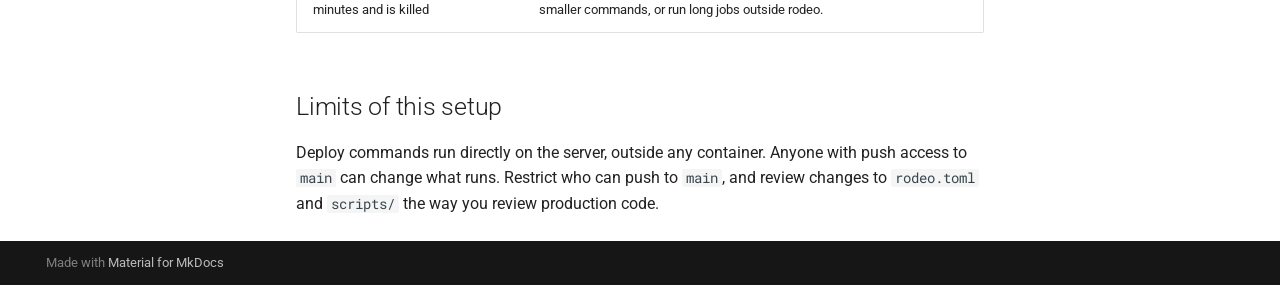
<file: deployment/index.html>
<!doctype html>
<html lang="en" class="no-js">
  <head>
    
      <meta charset="utf-8">
      <meta name="viewport" content="width=device-width,initial-scale=1">
      
        <meta name="description" content="GitHub and GitLab push webhooks for Spring Boot">
      
      
      
      
        <link rel="prev" href="../rodeo-toml/">
      
      
      
        
      
      
      <link rel="icon" href="../assets/images/favicon.png">
      <meta name="generator" content="mkdocs-1.6.1, mkdocs-material-9.8.0">
    
    
      
        <title>Deploy on push - rodeo</title>
      
    
    
      <link rel="stylesheet" href="../assets/stylesheets/main.57a0d79d.min.css">
      
        
        <link rel="stylesheet" href="../assets/stylesheets/palette.fb2fffe2.min.css">
      
      


    
    
      
    
    
      
        
        
        <link rel="preconnect" href="https://fonts.gstatic.com" crossorigin>
        <link rel="stylesheet" href="https://fonts.googleapis.com/css?family=Roboto:300,300i,400,400i,700,700i%7CRoboto+Mono:400,400i,700,700i&display=fallback">
        <style>:root{--md-text-font:"Roboto";--md-code-font:"Roboto Mono"}</style>
      
    
    
    <script>__md_scope=new URL("..",location),__md_hash=e=>[...e].reduce(((e,_)=>(e<<5)-e+_.charCodeAt(0)),0),__md_get=(e,_=localStorage,t=__md_scope)=>JSON.parse(_.getItem(t.pathname+"."+e)),__md_set=(e,_,t=localStorage,a=__md_scope)=>{try{t.setItem(a.pathname+"."+e,JSON.stringify(_))}catch(e){}}</script>
    
      

    
    
  </head>
  
  
    
    
      
    
    
    
    
    <body dir="ltr" data-md-color-scheme="default" data-md-color-primary="indigo" data-md-color-accent="indigo">
  
    
    <input class="md-toggle" data-md-toggle="drawer" type="checkbox" id="__drawer" autocomplete="off">
    <input class="md-toggle" data-md-toggle="search" type="checkbox" id="__search" autocomplete="off">
    <label class="md-overlay" for="__drawer"></label>
    <div data-md-component="skip">
      
        
        <a href="#deploy-on-push" class="md-skip">
          Skip to content
        </a>
      
    </div>
    <div data-md-component="announce">
      
    </div>
    
    
      

  

<header class="md-header md-header--shadow" data-md-component="header">
  <nav class="md-header__inner md-grid" aria-label="Header">
    <a href=".." title="rodeo" class="md-header__button md-logo" aria-label="rodeo" data-md-component="logo">
      
  
  <svg xmlns="http://www.w3.org/2000/svg" viewBox="0 0 24 24"><path d="M12 8a3 3 0 0 0 3-3 3 3 0 0 0-3-3 3 3 0 0 0-3 3 3 3 0 0 0 3 3m0 3.54C9.64 9.35 6.5 8 3 8v11c3.5 0 6.64 1.35 9 3.54 2.36-2.19 5.5-3.54 9-3.54V8c-3.5 0-6.64 1.35-9 3.54"/></svg>

    </a>
    <label class="md-header__button md-icon" for="__drawer">
      
      <svg xmlns="http://www.w3.org/2000/svg" viewBox="0 0 24 24"><path d="M3 6h18v2H3zm0 5h18v2H3zm0 5h18v2H3z"/></svg>
    </label>
    <div class="md-header__title" data-md-component="header-title">
      <div class="md-header__ellipsis">
        <div class="md-header__topic">
          <span class="md-ellipsis">
            rodeo
          </span>
        </div>
        <div class="md-header__topic" data-md-component="header-topic">
          <span class="md-ellipsis">
            
              Deploy on push
            
          </span>
        </div>
      </div>
    </div>
    
      
        <form class="md-header__option" data-md-component="palette">
  
    
    
    
    <input class="md-option" data-md-color-media="" data-md-color-scheme="default" data-md-color-primary="indigo" data-md-color-accent="indigo"  aria-label="Switch to dark mode"  type="radio" name="__palette" id="__palette_0">
    
      <label class="md-header__button md-icon" title="Switch to dark mode" for="__palette_1" hidden>
        <svg xmlns="http://www.w3.org/2000/svg" viewBox="0 0 24 24"><path d="M12 8a4 4 0 0 0-4 4 4 4 0 0 0 4 4 4 4 0 0 0 4-4 4 4 0 0 0-4-4m0 10a6 6 0 0 1-6-6 6 6 0 0 1 6-6 6 6 0 0 1 6 6 6 6 0 0 1-6 6m8-9.31V4h-4.69L12 .69 8.69 4H4v4.69L.69 12 4 15.31V20h4.69L12 23.31 15.31 20H20v-4.69L23.31 12z"/></svg>
      </label>
    
  
    
    
    
    <input class="md-option" data-md-color-media="" data-md-color-scheme="slate" data-md-color-primary="indigo" data-md-color-accent="indigo"  aria-label="Switch to light mode"  type="radio" name="__palette" id="__palette_1">
    
      <label class="md-header__button md-icon" title="Switch to light mode" for="__palette_0" hidden>
        <svg xmlns="http://www.w3.org/2000/svg" viewBox="0 0 24 24"><path d="M12 18c-.89 0-1.74-.2-2.5-.55C11.56 16.5 13 14.42 13 12s-1.44-4.5-3.5-5.45C10.26 6.2 11.11 6 12 6a6 6 0 0 1 6 6 6 6 0 0 1-6 6m8-9.31V4h-4.69L12 .69 8.69 4H4v4.69L.69 12 4 15.31V20h4.69L12 23.31 15.31 20H20v-4.69L23.31 12z"/></svg>
      </label>
    
  
</form>
      
    
    
      <script>var palette=__md_get("__palette");if(palette&&palette.color){if("(prefers-color-scheme)"===palette.color.media){var media=matchMedia("(prefers-color-scheme: light)"),input=document.querySelector(media.matches?"[data-md-color-media='(prefers-color-scheme: light)']":"[data-md-color-media='(prefers-color-scheme: dark)']");palette.color.media=input.getAttribute("data-md-color-media"),palette.color.scheme=input.getAttribute("data-md-color-scheme"),palette.color.primary=input.getAttribute("data-md-color-primary"),palette.color.accent=input.getAttribute("data-md-color-accent")}for(var[key,value]of Object.entries(palette.color))document.body.setAttribute("data-md-color-"+key,value)}</script>
    
    
    
      
      
        <label class="md-header__button md-icon" for="__search">
          
          <svg xmlns="http://www.w3.org/2000/svg" viewBox="0 0 24 24"><path d="M9.5 3A6.5 6.5 0 0 1 16 9.5c0 1.61-.59 3.09-1.56 4.23l.27.27h.79l5 5-1.5 1.5-5-5v-.79l-.27-.27A6.52 6.52 0 0 1 9.5 16 6.5 6.5 0 0 1 3 9.5 6.5 6.5 0 0 1 9.5 3m0 2C7 5 5 7 5 9.5S7 14 9.5 14 14 12 14 9.5 12 5 9.5 5"/></svg>
        </label>
        <div class="md-search" data-md-component="search" role="dialog">
  <label class="md-search__overlay" for="__search"></label>
  <div class="md-search__inner" role="search">
    <form class="md-search__form" name="search">
      <input type="text" class="md-search__input" name="query" aria-label="Search" placeholder="Search" autocapitalize="off" autocorrect="off" autocomplete="off" spellcheck="false" data-md-component="search-query" required>
      <label class="md-search__icon md-icon" for="__search">
        
        <svg xmlns="http://www.w3.org/2000/svg" viewBox="0 0 24 24"><path d="M9.5 3A6.5 6.5 0 0 1 16 9.5c0 1.61-.59 3.09-1.56 4.23l.27.27h.79l5 5-1.5 1.5-5-5v-.79l-.27-.27A6.52 6.52 0 0 1 9.5 16 6.5 6.5 0 0 1 3 9.5 6.5 6.5 0 0 1 9.5 3m0 2C7 5 5 7 5 9.5S7 14 9.5 14 14 12 14 9.5 12 5 9.5 5"/></svg>
        
        <svg xmlns="http://www.w3.org/2000/svg" viewBox="0 0 24 24"><path d="M20 11v2H8l5.5 5.5-1.42 1.42L4.16 12l7.92-7.92L13.5 5.5 8 11z"/></svg>
      </label>
      <nav class="md-search__options" aria-label="Search">
        
        <button type="reset" class="md-search__icon md-icon" title="Clear" aria-label="Clear" tabindex="-1">
          
          <svg xmlns="http://www.w3.org/2000/svg" viewBox="0 0 24 24"><path d="M19 6.41 17.59 5 12 10.59 6.41 5 5 6.41 10.59 12 5 17.59 6.41 19 12 13.41 17.59 19 19 17.59 13.41 12z"/></svg>
        </button>
      </nav>
      
        <div class="md-search__suggest" data-md-component="search-suggest"></div>
      
    </form>
    <div class="md-search__output">
      <div class="md-search__scrollwrap" tabindex="0" data-md-scrollfix>
        <div class="md-search-result" data-md-component="search-result">
          <div class="md-search-result__meta">
            Initializing search
          </div>
          <ol class="md-search-result__list" role="presentation"></ol>
        </div>
      </div>
    </div>
  </div>
</div>
      
    
    
  </nav>
  
</header>
    
    <div class="md-container" data-md-component="container">
      
      
        
          
        
      
      <main class="md-main" data-md-component="main">
        <div class="md-main__inner md-grid">
          
            
              
              <div class="md-sidebar md-sidebar--primary" data-md-component="sidebar" data-md-type="navigation" >
                <div class="md-sidebar__scrollwrap">
                  <div class="md-sidebar__inner">
                    



<nav class="md-nav md-nav--primary" aria-label="Navigation" data-md-level="0">
  <label class="md-nav__title" for="__drawer">
    <a href=".." title="rodeo" class="md-nav__button md-logo" aria-label="rodeo" data-md-component="logo">
      
  
  <svg xmlns="http://www.w3.org/2000/svg" viewBox="0 0 24 24"><path d="M12 8a3 3 0 0 0 3-3 3 3 0 0 0-3-3 3 3 0 0 0-3 3 3 3 0 0 0 3 3m0 3.54C9.64 9.35 6.5 8 3 8v11c3.5 0 6.64 1.35 9 3.54 2.36-2.19 5.5-3.54 9-3.54V8c-3.5 0-6.64 1.35-9 3.54"/></svg>

    </a>
    rodeo
  </label>
  
  <ul class="md-nav__list" data-md-scrollfix>
    
      
      
  
  
  
  
    <li class="md-nav__item">
      <a href=".." class="md-nav__link">
        
  
  
  <span class="md-ellipsis">
    
  
    Home
  

    
  </span>
  
  

      </a>
    </li>
  

    
      
      
  
  
  
  
    
    
    
    
      
        
        
      
    
    
    <li class="md-nav__item md-nav__item--section md-nav__item--nested">
      
        
        
        <input class="md-nav__toggle md-toggle " type="checkbox" id="__nav_2" >
        
          
          <label class="md-nav__link" for="__nav_2" id="__nav_2_label" tabindex="">
            
  
  
  <span class="md-ellipsis">
    
  
    Installation
  

    
  </span>
  
  

            <span class="md-nav__icon md-icon"></span>
          </label>
        
        <nav class="md-nav" data-md-level="1" aria-labelledby="__nav_2_label" aria-expanded="false">
          <label class="md-nav__title" for="__nav_2">
            <span class="md-nav__icon md-icon"></span>
            
  
    Installation
  

          </label>
          <ul class="md-nav__list" data-md-scrollfix>
            
              
                
  
  
  
  
    <li class="md-nav__item">
      <a href="../installation/docker/" class="md-nav__link">
        
  
  
  <span class="md-ellipsis">
    
  
    Docker
  

    
  </span>
  
  

      </a>
    </li>
  

              
            
              
                
  
  
  
  
    <li class="md-nav__item">
      <a href="../installation/linux/" class="md-nav__link">
        
  
  
  <span class="md-ellipsis">
    
  
    Linux and macOS
  

    
  </span>
  
  

      </a>
    </li>
  

              
            
              
                
  
  
  
  
    <li class="md-nav__item">
      <a href="../installation/windows/" class="md-nav__link">
        
  
  
  <span class="md-ellipsis">
    
  
    Windows
  

    
  </span>
  
  

      </a>
    </li>
  

              
            
          </ul>
        </nav>
      
    </li>
  

    
      
      
  
  
  
  
    <li class="md-nav__item">
      <a href="../configuration/" class="md-nav__link">
        
  
  
  <span class="md-ellipsis">
    
  
    Configuration
  

    
  </span>
  
  

      </a>
    </li>
  

    
      
      
  
  
  
  
    <li class="md-nav__item">
      <a href="../running/" class="md-nav__link">
        
  
  
  <span class="md-ellipsis">
    
  
    Running rodeo
  

    
  </span>
  
  

      </a>
    </li>
  

    
      
      
  
  
  
  
    <li class="md-nav__item">
      <a href="../rodeo-toml/" class="md-nav__link">
        
  
  
  <span class="md-ellipsis">
    
  
    rodeo.toml
  

    
  </span>
  
  

      </a>
    </li>
  

    
      
      
  
  
    
  
  
  
    <li class="md-nav__item md-nav__item--active">
      
      <input class="md-nav__toggle md-toggle" type="checkbox" id="__toc">
      
      
        
      
      
        <label class="md-nav__link md-nav__link--active" for="__toc">
          
  
  
  <span class="md-ellipsis">
    
  
    Deploy on push
  

    
  </span>
  
  

          <span class="md-nav__icon md-icon"></span>
        </label>
      
      <a href="./" class="md-nav__link md-nav__link--active">
        
  
  
  <span class="md-ellipsis">
    
  
    Deploy on push
  

    
  </span>
  
  

      </a>
      
        

<nav class="md-nav md-nav--secondary" aria-label="Table of contents">
  
  
  
    
  
  
    <label class="md-nav__title" for="__toc">
      <span class="md-nav__icon md-icon"></span>
      Table of contents
    </label>
    <ul class="md-nav__list" data-md-component="toc" data-md-scrollfix>
      
        <li class="md-nav__item">
  <a href="#how-it-fits-together" class="md-nav__link">
    <span class="md-ellipsis">
      
        How it fits together
      
    </span>
  </a>
  
</li>
      
        <li class="md-nav__item">
  <a href="#prerequisites" class="md-nav__link">
    <span class="md-ellipsis">
      
        Prerequisites
      
    </span>
  </a>
  
</li>
      
        <li class="md-nav__item">
  <a href="#1-add-the-rodeotoml-file" class="md-nav__link">
    <span class="md-ellipsis">
      
        1. Add the rodeo.toml file
      
    </span>
  </a>
  
</li>
      
        <li class="md-nav__item">
  <a href="#2-add-the-deploy-script" class="md-nav__link">
    <span class="md-ellipsis">
      
        2. Add the deploy script
      
    </span>
  </a>
  
</li>
      
        <li class="md-nav__item">
  <a href="#3-let-rodeo-restart-the-service" class="md-nav__link">
    <span class="md-ellipsis">
      
        3. Let rodeo restart the service
      
    </span>
  </a>
  
</li>
      
        <li class="md-nav__item">
  <a href="#4-connect-the-repository" class="md-nav__link">
    <span class="md-ellipsis">
      
        4. Connect the repository
      
    </span>
  </a>
  
</li>
      
        <li class="md-nav__item">
  <a href="#5-deploy" class="md-nav__link">
    <span class="md-ellipsis">
      
        5. Deploy
      
    </span>
  </a>
  
</li>
      
        <li class="md-nav__item">
  <a href="#rolling-back" class="md-nav__link">
    <span class="md-ellipsis">
      
        Rolling back
      
    </span>
  </a>
  
</li>
      
        <li class="md-nav__item">
  <a href="#troubleshooting" class="md-nav__link">
    <span class="md-ellipsis">
      
        Troubleshooting
      
    </span>
  </a>
  
</li>
      
        <li class="md-nav__item">
  <a href="#limits-of-this-setup" class="md-nav__link">
    <span class="md-ellipsis">
      
        Limits of this setup
      
    </span>
  </a>
  
</li>
      
    </ul>
  
</nav>
      
    </li>
  

    
  </ul>
</nav>
                  </div>
                </div>
              </div>
            
            
              
              <div class="md-sidebar md-sidebar--secondary" data-md-component="sidebar" data-md-type="toc" >
                <div class="md-sidebar__scrollwrap">
                  <div class="md-sidebar__inner">
                    

<nav class="md-nav md-nav--secondary" aria-label="Table of contents">
  
  
  
    
  
  
    <label class="md-nav__title" for="__toc">
      <span class="md-nav__icon md-icon"></span>
      Table of contents
    </label>
    <ul class="md-nav__list" data-md-component="toc" data-md-scrollfix>
      
        <li class="md-nav__item">
  <a href="#how-it-fits-together" class="md-nav__link">
    <span class="md-ellipsis">
      
        How it fits together
      
    </span>
  </a>
  
</li>
      
        <li class="md-nav__item">
  <a href="#prerequisites" class="md-nav__link">
    <span class="md-ellipsis">
      
        Prerequisites
      
    </span>
  </a>
  
</li>
      
        <li class="md-nav__item">
  <a href="#1-add-the-rodeotoml-file" class="md-nav__link">
    <span class="md-ellipsis">
      
        1. Add the rodeo.toml file
      
    </span>
  </a>
  
</li>
      
        <li class="md-nav__item">
  <a href="#2-add-the-deploy-script" class="md-nav__link">
    <span class="md-ellipsis">
      
        2. Add the deploy script
      
    </span>
  </a>
  
</li>
      
        <li class="md-nav__item">
  <a href="#3-let-rodeo-restart-the-service" class="md-nav__link">
    <span class="md-ellipsis">
      
        3. Let rodeo restart the service
      
    </span>
  </a>
  
</li>
      
        <li class="md-nav__item">
  <a href="#4-connect-the-repository" class="md-nav__link">
    <span class="md-ellipsis">
      
        4. Connect the repository
      
    </span>
  </a>
  
</li>
      
        <li class="md-nav__item">
  <a href="#5-deploy" class="md-nav__link">
    <span class="md-ellipsis">
      
        5. Deploy
      
    </span>
  </a>
  
</li>
      
        <li class="md-nav__item">
  <a href="#rolling-back" class="md-nav__link">
    <span class="md-ellipsis">
      
        Rolling back
      
    </span>
  </a>
  
</li>
      
        <li class="md-nav__item">
  <a href="#troubleshooting" class="md-nav__link">
    <span class="md-ellipsis">
      
        Troubleshooting
      
    </span>
  </a>
  
</li>
      
        <li class="md-nav__item">
  <a href="#limits-of-this-setup" class="md-nav__link">
    <span class="md-ellipsis">
      
        Limits of this setup
      
    </span>
  </a>
  
</li>
      
    </ul>
  
</nav>
                  </div>
                </div>
              </div>
            
          
          
            <div class="md-content" data-md-component="content">
              
              <article class="md-content__inner md-typeset">
                
                  



<h1 id="deploy-on-push">Deploy on push<a class="headerlink" href="#deploy-on-push" title="Permanent link">&para;</a></h1>
<p>This walkthrough deploys a Spring Boot application to a Linux server every time someone pushes to <code>main</code>. It uses rodeo and a <code>rodeo.toml</code> in the application's repository.</p>
<h2 id="how-it-fits-together">How it fits together<a class="headerlink" href="#how-it-fits-together" title="Permanent link">&para;</a></h2>
<div class="highlight"><pre><span></span><code>git push origin main
      │
      ▼
GitHub or GitLab  ──webhook──▶  rodeo (on your server)
                                  │
                                  ├─ clones main into a temp directory
                                  ├─ reads rodeo.toml
                                  └─ runs ./scripts/deploy.sh
                                        │
                                        ├─ builds the jar
                                        ├─ copies it to /opt/app
                                        └─ restarts the app service
</code></pre></div>
<h2 id="prerequisites">Prerequisites<a class="headerlink" href="#prerequisites" title="Permanent link">&para;</a></h2>
<ul>
<li>rodeo is installed and running, and reachable over HTTPS. See <a href="../installation/docker/">Install</a> and <a href="../running/">Running rodeo</a>.</li>
<li>The application's repository is public, because rodeo cannot clone private repositories yet.</li>
<li>The server has the tools the deploy needs: here, Maven and Java 21.</li>
<li>An application service named <code>app</code> already runs from <code>/opt/app/app.jar</code>, under systemd.</li>
</ul>
<h2 id="1-add-the-rodeotoml-file">1. Add the rodeo.toml file<a class="headerlink" href="#1-add-the-rodeotoml-file" title="Permanent link">&para;</a></h2>
<p>In the application's repository, create <code>rodeo.toml</code> at the root:</p>
<div class="highlight"><pre><span></span><code><span class="n">branches</span><span class="w"> </span><span class="o">=</span><span class="w"> </span><span class="p">[</span><span class="s2">"main"</span><span class="p">]</span>

<span class="n">commands</span><span class="w"> </span><span class="o">=</span><span class="w"> </span><span class="p">[</span>
<span class="w">  </span><span class="s2">"./scripts/deploy.sh"</span><span class="p">,</span>
<span class="p">]</span>
</code></pre></div>
<p>Pushes to any other branch are ignored.</p>
<h2 id="2-add-the-deploy-script">2. Add the deploy script<a class="headerlink" href="#2-add-the-deploy-script" title="Permanent link">&para;</a></h2>
<p>Create <code>scripts/deploy.sh</code> and make it executable (<code>chmod +x scripts/deploy.sh</code>):</p>
<div class="highlight"><pre><span></span><code><span class="ch">#!/bin/sh</span>
<span class="nb">set</span><span class="w"> </span>-eu

mvn<span class="w"> </span>-B<span class="w"> </span>-q<span class="w"> </span>package<span class="w"> </span>-DskipTests

<span class="k">if</span><span class="w"> </span><span class="o">[</span><span class="w"> </span>-f<span class="w"> </span>/opt/app/app.jar<span class="w"> </span><span class="o">]</span><span class="p">;</span><span class="w"> </span><span class="k">then</span>
<span class="w">    </span>cp<span class="w"> </span>/opt/app/app.jar<span class="w"> </span>/opt/app/app.jar.previous
<span class="k">fi</span>
install<span class="w"> </span>-m<span class="w"> </span><span class="m">644</span><span class="w"> </span>target/app-*.jar<span class="w"> </span>/opt/app/app.jar
sudo<span class="w"> </span>systemctl<span class="w"> </span>restart<span class="w"> </span>app
</code></pre></div>
<p><code>set -eu</code> stops the script at the first error, so a failed build never replaces the running jar. The previous jar is kept as <code>app.jar.previous</code> for rollback.</p>
<h2 id="3-let-rodeo-restart-the-service">3. Let rodeo restart the service<a class="headerlink" href="#3-let-rodeo-restart-the-service" title="Permanent link">&para;</a></h2>
<p>The <code>rodeo</code> user needs permission to restart only this service. Create <code>/etc/sudoers.d/rodeo-app</code>:</p>
<div class="highlight"><pre><span></span><code>rodeo ALL=(root) NOPASSWD: /bin/systemctl restart app
</code></pre></div>
<p>Check the file before you save it:</p>
<div class="highlight"><pre><span></span><code>sudo<span class="w"> </span>visudo<span class="w"> </span>-cf<span class="w"> </span>/etc/sudoers.d/rodeo-app
</code></pre></div>
<p>The script must also be able to write <code>/opt/app/app.jar</code>, so give the <code>rodeo</code> user write access to that directory:</p>
<div class="highlight"><pre><span></span><code>sudo<span class="w"> </span>chown<span class="w"> </span>rodeo<span class="w"> </span>/opt/app
</code></pre></div>
<h2 id="4-connect-the-repository">4. Connect the repository<a class="headerlink" href="#4-connect-the-repository" title="Permanent link">&para;</a></h2>
<p>Add the repository's webhook as described in <a href="../running/#connect-a-repository">Running rodeo</a>. For GitHub, the payload URL is <code>https://&lt;your-host&gt;/webhooks/github</code>, and the event is <strong>Just the push event</strong>.</p>
<h2 id="5-deploy">5. Deploy<a class="headerlink" href="#5-deploy" title="Permanent link">&para;</a></h2>
<p>Push a commit to <code>main</code>:</p>
<div class="highlight"><pre><span></span><code>git<span class="w"> </span>commit<span class="w"> </span>--allow-empty<span class="w"> </span>-m<span class="w"> </span><span class="s2">"Trigger deploy"</span>
git<span class="w"> </span>push<span class="w"> </span>origin<span class="w"> </span>main
</code></pre></div>
<p>Watch the run on the server:</p>
<div class="highlight"><pre><span></span><code>journalctl<span class="w"> </span>-u<span class="w"> </span>rodeo<span class="w"> </span>-f
</code></pre></div>
<p>You should see lines like these, in order:</p>
<div class="highlight"><pre><span></span><code>GITHUB push to acme/app on branch main by alice: 1 commit(s), head 9f8e7d6
Running './scripts/deploy.sh' in /tmp/rodeo-1234567890
Finished commands for acme/app on branch main
</code></pre></div>
<p>Confirm the application restarted:</p>
<div class="highlight"><pre><span></span><code>systemctl<span class="w"> </span>status<span class="w"> </span>app
</code></pre></div>
<h2 id="rolling-back">Rolling back<a class="headerlink" href="#rolling-back" title="Permanent link">&para;</a></h2>
<p>Restore the jar the previous deploy saved, and restart the service:</p>
<div class="highlight"><pre><span></span><code>sudo<span class="w"> </span>install<span class="w"> </span>-m<span class="w"> </span><span class="m">644</span><span class="w"> </span>/opt/app/app.jar.previous<span class="w"> </span>/opt/app/app.jar
sudo<span class="w"> </span>systemctl<span class="w"> </span>restart<span class="w"> </span>app
</code></pre></div>
<p>The restore keeps only one previous version. Rolling back twice in a row requires a deploy of an older commit.</p>
<h2 id="troubleshooting">Troubleshooting<a class="headerlink" href="#troubleshooting" title="Permanent link">&para;</a></h2>
<table>
<thead>
<tr>
<th>Symptom</th>
<th>Likely cause</th>
</tr>
</thead>
<tbody>
<tr>
<td>The push shows <code>202</code> but no run appears in the log</td>
<td>The branch is not listed in <code>rodeo.toml</code>, or the file is missing. See <a href="../rodeo-toml/#logs">rodeo.toml logs</a>.</td>
</tr>
<tr>
<td><code>git clone failed</code></td>
<td>The repository is private, or the branch name is wrong.</td>
</tr>
<tr>
<td><code>Command exited with 1</code></td>
<td>The build failed. Read the output above that line.</td>
</tr>
<tr>
<td><code>sudo: a password is required</code></td>
<td>The sudoers rule is missing or has a different path to <code>systemctl</code>. Check <code>which systemctl</code>.</td>
</tr>
<tr>
<td>The run takes longer than 10 minutes and is killed</td>
<td>The build or deploy step is too slow for one command. Split the work into smaller commands, or run long jobs outside rodeo.</td>
</tr>
</tbody>
</table>
<h2 id="limits-of-this-setup">Limits of this setup<a class="headerlink" href="#limits-of-this-setup" title="Permanent link">&para;</a></h2>
<p>Deploy commands run directly on the server, outside any container. Anyone with push access to <code>main</code> can change what runs. Restrict who can push to <code>main</code>, and review changes to <code>rodeo.toml</code> and <code>scripts/</code> the way you review production code.</p>












                
              </article>
            </div>
          
          
<script>var target=document.getElementById(location.hash.slice(1));target&&target.name&&(target.checked=target.name.startsWith("__tabbed_"))</script>
        </div>
        
          <button type="button" class="md-top md-icon" data-md-component="top" hidden>
  
  <svg xmlns="http://www.w3.org/2000/svg" viewBox="0 0 24 24"><path d="M13 20h-2V8l-5.5 5.5-1.42-1.42L12 4.16l7.92 7.92-1.42 1.42L13 8z"/></svg>
  Back to top
</button>
        
      </main>
      
        <footer class="md-footer">
  
  <div class="md-footer-meta md-typeset">
    <div class="md-footer-meta__inner md-grid">
      <div class="md-copyright">
  
  
    Made with
    <a href="https://squidfunk.github.io/mkdocs-material/" target="_blank" rel="noopener">
      Material for MkDocs
    </a>
  
</div>
      
    </div>
  </div>
</footer>
      
    </div>
    <div class="md-dialog" data-md-component="dialog">
      <div class="md-dialog__inner md-typeset"></div>
    </div>
    
    
    
      
      
      <script id="__config" type="application/json">{"annotate": null, "base": "..", "features": ["navigation.sections", "navigation.top", "content.code.copy", "search.suggest"], "search": "../assets/javascripts/workers/search.a7633da7.min.js", "tags": null, "translations": {"clipboard.copied": "Copied to clipboard", "clipboard.copy": "Copy to clipboard", "search.result.more.one": "1 more on this page", "search.result.more.other": "# more on this page", "search.result.none": "No matching documents", "search.result.one": "1 matching document", "search.result.other": "# matching documents", "search.result.placeholder": "Type to start searching", "search.result.term.missing": "Missing", "select.version": "Select version"}, "version": null}</script>
    
    
      <script src="../assets/javascripts/bundle.c21346df.min.js"></script>
      
    
  </body>
</html>
</file>
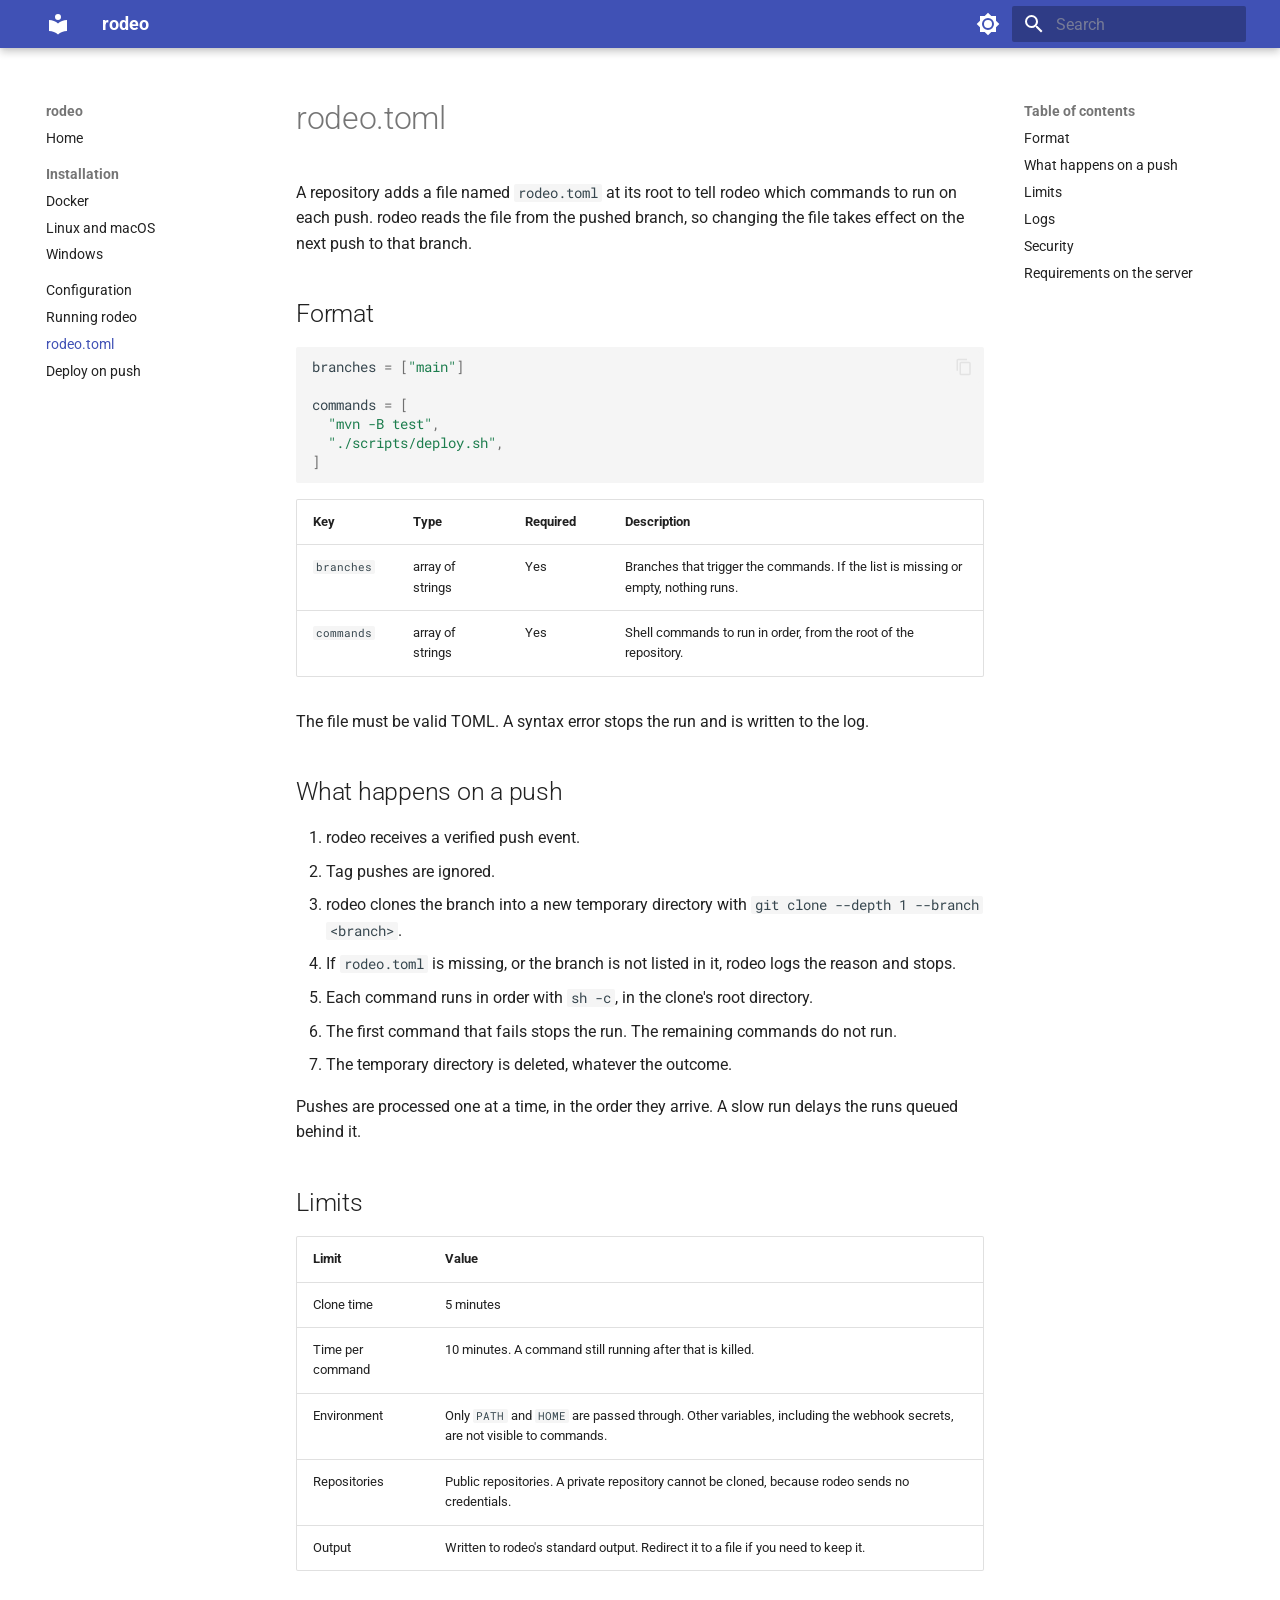
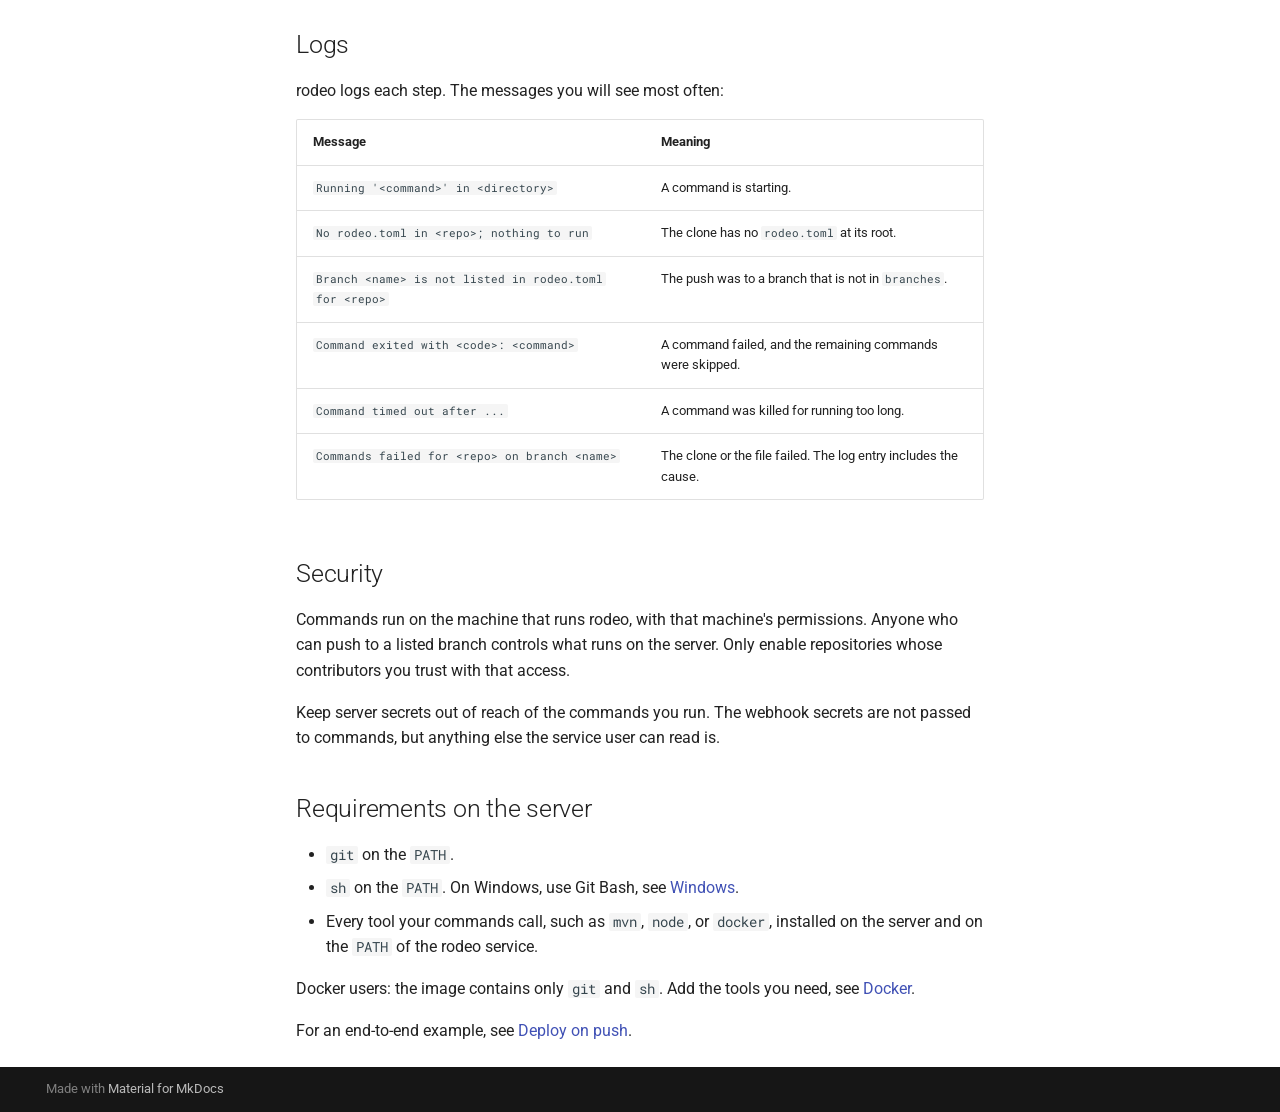
<file: rodeo-toml/index.html>
<!doctype html>
<html lang="en" class="no-js">
  <head>
    
      <meta charset="utf-8">
      <meta name="viewport" content="width=device-width,initial-scale=1">
      
        <meta name="description" content="GitHub and GitLab push webhooks for Spring Boot">
      
      
      
      
        <link rel="prev" href="../running/">
      
      
        <link rel="next" href="../deployment/">
      
      
        
      
      
      <link rel="icon" href="../assets/images/favicon.png">
      <meta name="generator" content="mkdocs-1.6.1, mkdocs-material-9.8.0">
    
    
      
        <title>rodeo.toml - rodeo</title>
      
    
    
      <link rel="stylesheet" href="../assets/stylesheets/main.57a0d79d.min.css">
      
        
        <link rel="stylesheet" href="../assets/stylesheets/palette.fb2fffe2.min.css">
      
      


    
    
      
    
    
      
        
        
        <link rel="preconnect" href="https://fonts.gstatic.com" crossorigin>
        <link rel="stylesheet" href="https://fonts.googleapis.com/css?family=Roboto:300,300i,400,400i,700,700i%7CRoboto+Mono:400,400i,700,700i&display=fallback">
        <style>:root{--md-text-font:"Roboto";--md-code-font:"Roboto Mono"}</style>
      
    
    
    <script>__md_scope=new URL("..",location),__md_hash=e=>[...e].reduce(((e,_)=>(e<<5)-e+_.charCodeAt(0)),0),__md_get=(e,_=localStorage,t=__md_scope)=>JSON.parse(_.getItem(t.pathname+"."+e)),__md_set=(e,_,t=localStorage,a=__md_scope)=>{try{t.setItem(a.pathname+"."+e,JSON.stringify(_))}catch(e){}}</script>
    
      

    
    
  </head>
  
  
    
    
      
    
    
    
    
    <body dir="ltr" data-md-color-scheme="default" data-md-color-primary="indigo" data-md-color-accent="indigo">
  
    
    <input class="md-toggle" data-md-toggle="drawer" type="checkbox" id="__drawer" autocomplete="off">
    <input class="md-toggle" data-md-toggle="search" type="checkbox" id="__search" autocomplete="off">
    <label class="md-overlay" for="__drawer"></label>
    <div data-md-component="skip">
      
        
        <a href="#rodeotoml" class="md-skip">
          Skip to content
        </a>
      
    </div>
    <div data-md-component="announce">
      
    </div>
    
    
      

  

<header class="md-header md-header--shadow" data-md-component="header">
  <nav class="md-header__inner md-grid" aria-label="Header">
    <a href=".." title="rodeo" class="md-header__button md-logo" aria-label="rodeo" data-md-component="logo">
      
  
  <svg xmlns="http://www.w3.org/2000/svg" viewBox="0 0 24 24"><path d="M12 8a3 3 0 0 0 3-3 3 3 0 0 0-3-3 3 3 0 0 0-3 3 3 3 0 0 0 3 3m0 3.54C9.64 9.35 6.5 8 3 8v11c3.5 0 6.64 1.35 9 3.54 2.36-2.19 5.5-3.54 9-3.54V8c-3.5 0-6.64 1.35-9 3.54"/></svg>

    </a>
    <label class="md-header__button md-icon" for="__drawer">
      
      <svg xmlns="http://www.w3.org/2000/svg" viewBox="0 0 24 24"><path d="M3 6h18v2H3zm0 5h18v2H3zm0 5h18v2H3z"/></svg>
    </label>
    <div class="md-header__title" data-md-component="header-title">
      <div class="md-header__ellipsis">
        <div class="md-header__topic">
          <span class="md-ellipsis">
            rodeo
          </span>
        </div>
        <div class="md-header__topic" data-md-component="header-topic">
          <span class="md-ellipsis">
            
              rodeo.toml
            
          </span>
        </div>
      </div>
    </div>
    
      
        <form class="md-header__option" data-md-component="palette">
  
    
    
    
    <input class="md-option" data-md-color-media="" data-md-color-scheme="default" data-md-color-primary="indigo" data-md-color-accent="indigo"  aria-label="Switch to dark mode"  type="radio" name="__palette" id="__palette_0">
    
      <label class="md-header__button md-icon" title="Switch to dark mode" for="__palette_1" hidden>
        <svg xmlns="http://www.w3.org/2000/svg" viewBox="0 0 24 24"><path d="M12 8a4 4 0 0 0-4 4 4 4 0 0 0 4 4 4 4 0 0 0 4-4 4 4 0 0 0-4-4m0 10a6 6 0 0 1-6-6 6 6 0 0 1 6-6 6 6 0 0 1 6 6 6 6 0 0 1-6 6m8-9.31V4h-4.69L12 .69 8.69 4H4v4.69L.69 12 4 15.31V20h4.69L12 23.31 15.31 20H20v-4.69L23.31 12z"/></svg>
      </label>
    
  
    
    
    
    <input class="md-option" data-md-color-media="" data-md-color-scheme="slate" data-md-color-primary="indigo" data-md-color-accent="indigo"  aria-label="Switch to light mode"  type="radio" name="__palette" id="__palette_1">
    
      <label class="md-header__button md-icon" title="Switch to light mode" for="__palette_0" hidden>
        <svg xmlns="http://www.w3.org/2000/svg" viewBox="0 0 24 24"><path d="M12 18c-.89 0-1.74-.2-2.5-.55C11.56 16.5 13 14.42 13 12s-1.44-4.5-3.5-5.45C10.26 6.2 11.11 6 12 6a6 6 0 0 1 6 6 6 6 0 0 1-6 6m8-9.31V4h-4.69L12 .69 8.69 4H4v4.69L.69 12 4 15.31V20h4.69L12 23.31 15.31 20H20v-4.69L23.31 12z"/></svg>
      </label>
    
  
</form>
      
    
    
      <script>var palette=__md_get("__palette");if(palette&&palette.color){if("(prefers-color-scheme)"===palette.color.media){var media=matchMedia("(prefers-color-scheme: light)"),input=document.querySelector(media.matches?"[data-md-color-media='(prefers-color-scheme: light)']":"[data-md-color-media='(prefers-color-scheme: dark)']");palette.color.media=input.getAttribute("data-md-color-media"),palette.color.scheme=input.getAttribute("data-md-color-scheme"),palette.color.primary=input.getAttribute("data-md-color-primary"),palette.color.accent=input.getAttribute("data-md-color-accent")}for(var[key,value]of Object.entries(palette.color))document.body.setAttribute("data-md-color-"+key,value)}</script>
    
    
    
      
      
        <label class="md-header__button md-icon" for="__search">
          
          <svg xmlns="http://www.w3.org/2000/svg" viewBox="0 0 24 24"><path d="M9.5 3A6.5 6.5 0 0 1 16 9.5c0 1.61-.59 3.09-1.56 4.23l.27.27h.79l5 5-1.5 1.5-5-5v-.79l-.27-.27A6.52 6.52 0 0 1 9.5 16 6.5 6.5 0 0 1 3 9.5 6.5 6.5 0 0 1 9.5 3m0 2C7 5 5 7 5 9.5S7 14 9.5 14 14 12 14 9.5 12 5 9.5 5"/></svg>
        </label>
        <div class="md-search" data-md-component="search" role="dialog">
  <label class="md-search__overlay" for="__search"></label>
  <div class="md-search__inner" role="search">
    <form class="md-search__form" name="search">
      <input type="text" class="md-search__input" name="query" aria-label="Search" placeholder="Search" autocapitalize="off" autocorrect="off" autocomplete="off" spellcheck="false" data-md-component="search-query" required>
      <label class="md-search__icon md-icon" for="__search">
        
        <svg xmlns="http://www.w3.org/2000/svg" viewBox="0 0 24 24"><path d="M9.5 3A6.5 6.5 0 0 1 16 9.5c0 1.61-.59 3.09-1.56 4.23l.27.27h.79l5 5-1.5 1.5-5-5v-.79l-.27-.27A6.52 6.52 0 0 1 9.5 16 6.5 6.5 0 0 1 3 9.5 6.5 6.5 0 0 1 9.5 3m0 2C7 5 5 7 5 9.5S7 14 9.5 14 14 12 14 9.5 12 5 9.5 5"/></svg>
        
        <svg xmlns="http://www.w3.org/2000/svg" viewBox="0 0 24 24"><path d="M20 11v2H8l5.5 5.5-1.42 1.42L4.16 12l7.92-7.92L13.5 5.5 8 11z"/></svg>
      </label>
      <nav class="md-search__options" aria-label="Search">
        
        <button type="reset" class="md-search__icon md-icon" title="Clear" aria-label="Clear" tabindex="-1">
          
          <svg xmlns="http://www.w3.org/2000/svg" viewBox="0 0 24 24"><path d="M19 6.41 17.59 5 12 10.59 6.41 5 5 6.41 10.59 12 5 17.59 6.41 19 12 13.41 17.59 19 19 17.59 13.41 12z"/></svg>
        </button>
      </nav>
      
        <div class="md-search__suggest" data-md-component="search-suggest"></div>
      
    </form>
    <div class="md-search__output">
      <div class="md-search__scrollwrap" tabindex="0" data-md-scrollfix>
        <div class="md-search-result" data-md-component="search-result">
          <div class="md-search-result__meta">
            Initializing search
          </div>
          <ol class="md-search-result__list" role="presentation"></ol>
        </div>
      </div>
    </div>
  </div>
</div>
      
    
    
  </nav>
  
</header>
    
    <div class="md-container" data-md-component="container">
      
      
        
          
        
      
      <main class="md-main" data-md-component="main">
        <div class="md-main__inner md-grid">
          
            
              
              <div class="md-sidebar md-sidebar--primary" data-md-component="sidebar" data-md-type="navigation" >
                <div class="md-sidebar__scrollwrap">
                  <div class="md-sidebar__inner">
                    



<nav class="md-nav md-nav--primary" aria-label="Navigation" data-md-level="0">
  <label class="md-nav__title" for="__drawer">
    <a href=".." title="rodeo" class="md-nav__button md-logo" aria-label="rodeo" data-md-component="logo">
      
  
  <svg xmlns="http://www.w3.org/2000/svg" viewBox="0 0 24 24"><path d="M12 8a3 3 0 0 0 3-3 3 3 0 0 0-3-3 3 3 0 0 0-3 3 3 3 0 0 0 3 3m0 3.54C9.64 9.35 6.5 8 3 8v11c3.5 0 6.64 1.35 9 3.54 2.36-2.19 5.5-3.54 9-3.54V8c-3.5 0-6.64 1.35-9 3.54"/></svg>

    </a>
    rodeo
  </label>
  
  <ul class="md-nav__list" data-md-scrollfix>
    
      
      
  
  
  
  
    <li class="md-nav__item">
      <a href=".." class="md-nav__link">
        
  
  
  <span class="md-ellipsis">
    
  
    Home
  

    
  </span>
  
  

      </a>
    </li>
  

    
      
      
  
  
  
  
    
    
    
    
      
        
        
      
    
    
    <li class="md-nav__item md-nav__item--section md-nav__item--nested">
      
        
        
        <input class="md-nav__toggle md-toggle " type="checkbox" id="__nav_2" >
        
          
          <label class="md-nav__link" for="__nav_2" id="__nav_2_label" tabindex="">
            
  
  
  <span class="md-ellipsis">
    
  
    Installation
  

    
  </span>
  
  

            <span class="md-nav__icon md-icon"></span>
          </label>
        
        <nav class="md-nav" data-md-level="1" aria-labelledby="__nav_2_label" aria-expanded="false">
          <label class="md-nav__title" for="__nav_2">
            <span class="md-nav__icon md-icon"></span>
            
  
    Installation
  

          </label>
          <ul class="md-nav__list" data-md-scrollfix>
            
              
                
  
  
  
  
    <li class="md-nav__item">
      <a href="../installation/docker/" class="md-nav__link">
        
  
  
  <span class="md-ellipsis">
    
  
    Docker
  

    
  </span>
  
  

      </a>
    </li>
  

              
            
              
                
  
  
  
  
    <li class="md-nav__item">
      <a href="../installation/linux/" class="md-nav__link">
        
  
  
  <span class="md-ellipsis">
    
  
    Linux and macOS
  

    
  </span>
  
  

      </a>
    </li>
  

              
            
              
                
  
  
  
  
    <li class="md-nav__item">
      <a href="../installation/windows/" class="md-nav__link">
        
  
  
  <span class="md-ellipsis">
    
  
    Windows
  

    
  </span>
  
  

      </a>
    </li>
  

              
            
          </ul>
        </nav>
      
    </li>
  

    
      
      
  
  
  
  
    <li class="md-nav__item">
      <a href="../configuration/" class="md-nav__link">
        
  
  
  <span class="md-ellipsis">
    
  
    Configuration
  

    
  </span>
  
  

      </a>
    </li>
  

    
      
      
  
  
  
  
    <li class="md-nav__item">
      <a href="../running/" class="md-nav__link">
        
  
  
  <span class="md-ellipsis">
    
  
    Running rodeo
  

    
  </span>
  
  

      </a>
    </li>
  

    
      
      
  
  
    
  
  
  
    <li class="md-nav__item md-nav__item--active">
      
      <input class="md-nav__toggle md-toggle" type="checkbox" id="__toc">
      
      
        
      
      
        <label class="md-nav__link md-nav__link--active" for="__toc">
          
  
  
  <span class="md-ellipsis">
    
  
    rodeo.toml
  

    
  </span>
  
  

          <span class="md-nav__icon md-icon"></span>
        </label>
      
      <a href="./" class="md-nav__link md-nav__link--active">
        
  
  
  <span class="md-ellipsis">
    
  
    rodeo.toml
  

    
  </span>
  
  

      </a>
      
        

<nav class="md-nav md-nav--secondary" aria-label="Table of contents">
  
  
  
    
  
  
    <label class="md-nav__title" for="__toc">
      <span class="md-nav__icon md-icon"></span>
      Table of contents
    </label>
    <ul class="md-nav__list" data-md-component="toc" data-md-scrollfix>
      
        <li class="md-nav__item">
  <a href="#format" class="md-nav__link">
    <span class="md-ellipsis">
      
        Format
      
    </span>
  </a>
  
</li>
      
        <li class="md-nav__item">
  <a href="#what-happens-on-a-push" class="md-nav__link">
    <span class="md-ellipsis">
      
        What happens on a push
      
    </span>
  </a>
  
</li>
      
        <li class="md-nav__item">
  <a href="#limits" class="md-nav__link">
    <span class="md-ellipsis">
      
        Limits
      
    </span>
  </a>
  
</li>
      
        <li class="md-nav__item">
  <a href="#logs" class="md-nav__link">
    <span class="md-ellipsis">
      
        Logs
      
    </span>
  </a>
  
</li>
      
        <li class="md-nav__item">
  <a href="#security" class="md-nav__link">
    <span class="md-ellipsis">
      
        Security
      
    </span>
  </a>
  
</li>
      
        <li class="md-nav__item">
  <a href="#requirements-on-the-server" class="md-nav__link">
    <span class="md-ellipsis">
      
        Requirements on the server
      
    </span>
  </a>
  
</li>
      
    </ul>
  
</nav>
      
    </li>
  

    
      
      
  
  
  
  
    <li class="md-nav__item">
      <a href="../deployment/" class="md-nav__link">
        
  
  
  <span class="md-ellipsis">
    
  
    Deploy on push
  

    
  </span>
  
  

      </a>
    </li>
  

    
  </ul>
</nav>
                  </div>
                </div>
              </div>
            
            
              
              <div class="md-sidebar md-sidebar--secondary" data-md-component="sidebar" data-md-type="toc" >
                <div class="md-sidebar__scrollwrap">
                  <div class="md-sidebar__inner">
                    

<nav class="md-nav md-nav--secondary" aria-label="Table of contents">
  
  
  
    
  
  
    <label class="md-nav__title" for="__toc">
      <span class="md-nav__icon md-icon"></span>
      Table of contents
    </label>
    <ul class="md-nav__list" data-md-component="toc" data-md-scrollfix>
      
        <li class="md-nav__item">
  <a href="#format" class="md-nav__link">
    <span class="md-ellipsis">
      
        Format
      
    </span>
  </a>
  
</li>
      
        <li class="md-nav__item">
  <a href="#what-happens-on-a-push" class="md-nav__link">
    <span class="md-ellipsis">
      
        What happens on a push
      
    </span>
  </a>
  
</li>
      
        <li class="md-nav__item">
  <a href="#limits" class="md-nav__link">
    <span class="md-ellipsis">
      
        Limits
      
    </span>
  </a>
  
</li>
      
        <li class="md-nav__item">
  <a href="#logs" class="md-nav__link">
    <span class="md-ellipsis">
      
        Logs
      
    </span>
  </a>
  
</li>
      
        <li class="md-nav__item">
  <a href="#security" class="md-nav__link">
    <span class="md-ellipsis">
      
        Security
      
    </span>
  </a>
  
</li>
      
        <li class="md-nav__item">
  <a href="#requirements-on-the-server" class="md-nav__link">
    <span class="md-ellipsis">
      
        Requirements on the server
      
    </span>
  </a>
  
</li>
      
    </ul>
  
</nav>
                  </div>
                </div>
              </div>
            
          
          
            <div class="md-content" data-md-component="content">
              
              <article class="md-content__inner md-typeset">
                
                  



<h1 id="rodeotoml">rodeo.toml<a class="headerlink" href="#rodeotoml" title="Permanent link">&para;</a></h1>
<p>A repository adds a file named <code>rodeo.toml</code> at its root to tell rodeo which commands to run on each push. rodeo reads the file from the pushed branch, so changing the file takes effect on the next push to that branch.</p>
<h2 id="format">Format<a class="headerlink" href="#format" title="Permanent link">&para;</a></h2>
<div class="highlight"><pre><span></span><code><span class="n">branches</span><span class="w"> </span><span class="o">=</span><span class="w"> </span><span class="p">[</span><span class="s2">"main"</span><span class="p">]</span>

<span class="n">commands</span><span class="w"> </span><span class="o">=</span><span class="w"> </span><span class="p">[</span>
<span class="w">  </span><span class="s2">"mvn -B test"</span><span class="p">,</span>
<span class="w">  </span><span class="s2">"./scripts/deploy.sh"</span><span class="p">,</span>
<span class="p">]</span>
</code></pre></div>
<table>
<thead>
<tr>
<th>Key</th>
<th>Type</th>
<th>Required</th>
<th>Description</th>
</tr>
</thead>
<tbody>
<tr>
<td><code>branches</code></td>
<td>array of strings</td>
<td>Yes</td>
<td>Branches that trigger the commands. If the list is missing or empty, nothing runs.</td>
</tr>
<tr>
<td><code>commands</code></td>
<td>array of strings</td>
<td>Yes</td>
<td>Shell commands to run in order, from the root of the repository.</td>
</tr>
</tbody>
</table>
<p>The file must be valid TOML. A syntax error stops the run and is written to the log.</p>
<h2 id="what-happens-on-a-push">What happens on a push<a class="headerlink" href="#what-happens-on-a-push" title="Permanent link">&para;</a></h2>
<ol>
<li>rodeo receives a verified push event.</li>
<li>Tag pushes are ignored.</li>
<li>rodeo clones the branch into a new temporary directory with <code>git clone --depth 1 --branch &lt;branch&gt;</code>.</li>
<li>If <code>rodeo.toml</code> is missing, or the branch is not listed in it, rodeo logs the reason and stops.</li>
<li>Each command runs in order with <code>sh -c</code>, in the clone's root directory.</li>
<li>The first command that fails stops the run. The remaining commands do not run.</li>
<li>The temporary directory is deleted, whatever the outcome.</li>
</ol>
<p>Pushes are processed one at a time, in the order they arrive. A slow run delays the runs queued behind it.</p>
<h2 id="limits">Limits<a class="headerlink" href="#limits" title="Permanent link">&para;</a></h2>
<table>
<thead>
<tr>
<th>Limit</th>
<th>Value</th>
</tr>
</thead>
<tbody>
<tr>
<td>Clone time</td>
<td>5 minutes</td>
</tr>
<tr>
<td>Time per command</td>
<td>10 minutes. A command still running after that is killed.</td>
</tr>
<tr>
<td>Environment</td>
<td>Only <code>PATH</code> and <code>HOME</code> are passed through. Other variables, including the webhook secrets, are not visible to commands.</td>
</tr>
<tr>
<td>Repositories</td>
<td>Public repositories. A private repository cannot be cloned, because rodeo sends no credentials.</td>
</tr>
<tr>
<td>Output</td>
<td>Written to rodeo's standard output. Redirect it to a file if you need to keep it.</td>
</tr>
</tbody>
</table>
<h2 id="logs">Logs<a class="headerlink" href="#logs" title="Permanent link">&para;</a></h2>
<p>rodeo logs each step. The messages you will see most often:</p>
<table>
<thead>
<tr>
<th>Message</th>
<th>Meaning</th>
</tr>
</thead>
<tbody>
<tr>
<td><code>Running '&lt;command&gt;' in &lt;directory&gt;</code></td>
<td>A command is starting.</td>
</tr>
<tr>
<td><code>No rodeo.toml in &lt;repo&gt;; nothing to run</code></td>
<td>The clone has no <code>rodeo.toml</code> at its root.</td>
</tr>
<tr>
<td><code>Branch &lt;name&gt; is not listed in rodeo.toml for &lt;repo&gt;</code></td>
<td>The push was to a branch that is not in <code>branches</code>.</td>
</tr>
<tr>
<td><code>Command exited with &lt;code&gt;: &lt;command&gt;</code></td>
<td>A command failed, and the remaining commands were skipped.</td>
</tr>
<tr>
<td><code>Command timed out after ...</code></td>
<td>A command was killed for running too long.</td>
</tr>
<tr>
<td><code>Commands failed for &lt;repo&gt; on branch &lt;name&gt;</code></td>
<td>The clone or the file failed. The log entry includes the cause.</td>
</tr>
</tbody>
</table>
<h2 id="security">Security<a class="headerlink" href="#security" title="Permanent link">&para;</a></h2>
<p>Commands run on the machine that runs rodeo, with that machine's permissions. Anyone who can push to a listed branch controls what runs on the server. Only enable repositories whose contributors you trust with that access.</p>
<p>Keep server secrets out of reach of the commands you run. The webhook secrets are not passed to commands, but anything else the service user can read is.</p>
<h2 id="requirements-on-the-server">Requirements on the server<a class="headerlink" href="#requirements-on-the-server" title="Permanent link">&para;</a></h2>
<ul>
<li><code>git</code> on the <code>PATH</code>.</li>
<li><code>sh</code> on the <code>PATH</code>. On Windows, use Git Bash, see <a href="../installation/windows/">Windows</a>.</li>
<li>Every tool your commands call, such as <code>mvn</code>, <code>node</code>, or <code>docker</code>, installed on the server and on the <code>PATH</code> of the rodeo service.</li>
</ul>
<p>Docker users: the image contains only <code>git</code> and <code>sh</code>. Add the tools you need, see <a href="../installation/docker/#commands-in-rodeotoml">Docker</a>.</p>
<p>For an end-to-end example, see <a href="../deployment/">Deploy on push</a>.</p>












                
              </article>
            </div>
          
          
<script>var target=document.getElementById(location.hash.slice(1));target&&target.name&&(target.checked=target.name.startsWith("__tabbed_"))</script>
        </div>
        
          <button type="button" class="md-top md-icon" data-md-component="top" hidden>
  
  <svg xmlns="http://www.w3.org/2000/svg" viewBox="0 0 24 24"><path d="M13 20h-2V8l-5.5 5.5-1.42-1.42L12 4.16l7.92 7.92-1.42 1.42L13 8z"/></svg>
  Back to top
</button>
        
      </main>
      
        <footer class="md-footer">
  
  <div class="md-footer-meta md-typeset">
    <div class="md-footer-meta__inner md-grid">
      <div class="md-copyright">
  
  
    Made with
    <a href="https://squidfunk.github.io/mkdocs-material/" target="_blank" rel="noopener">
      Material for MkDocs
    </a>
  
</div>
      
    </div>
  </div>
</footer>
      
    </div>
    <div class="md-dialog" data-md-component="dialog">
      <div class="md-dialog__inner md-typeset"></div>
    </div>
    
    
    
      
      
      <script id="__config" type="application/json">{"annotate": null, "base": "..", "features": ["navigation.sections", "navigation.top", "content.code.copy", "search.suggest"], "search": "../assets/javascripts/workers/search.a7633da7.min.js", "tags": null, "translations": {"clipboard.copied": "Copied to clipboard", "clipboard.copy": "Copy to clipboard", "search.result.more.one": "1 more on this page", "search.result.more.other": "# more on this page", "search.result.none": "No matching documents", "search.result.one": "1 matching document", "search.result.other": "# matching documents", "search.result.placeholder": "Type to start searching", "search.result.term.missing": "Missing", "select.version": "Select version"}, "version": null}</script>
    
    
      <script src="../assets/javascripts/bundle.c21346df.min.js"></script>
      
    
  </body>
</html>
</file>
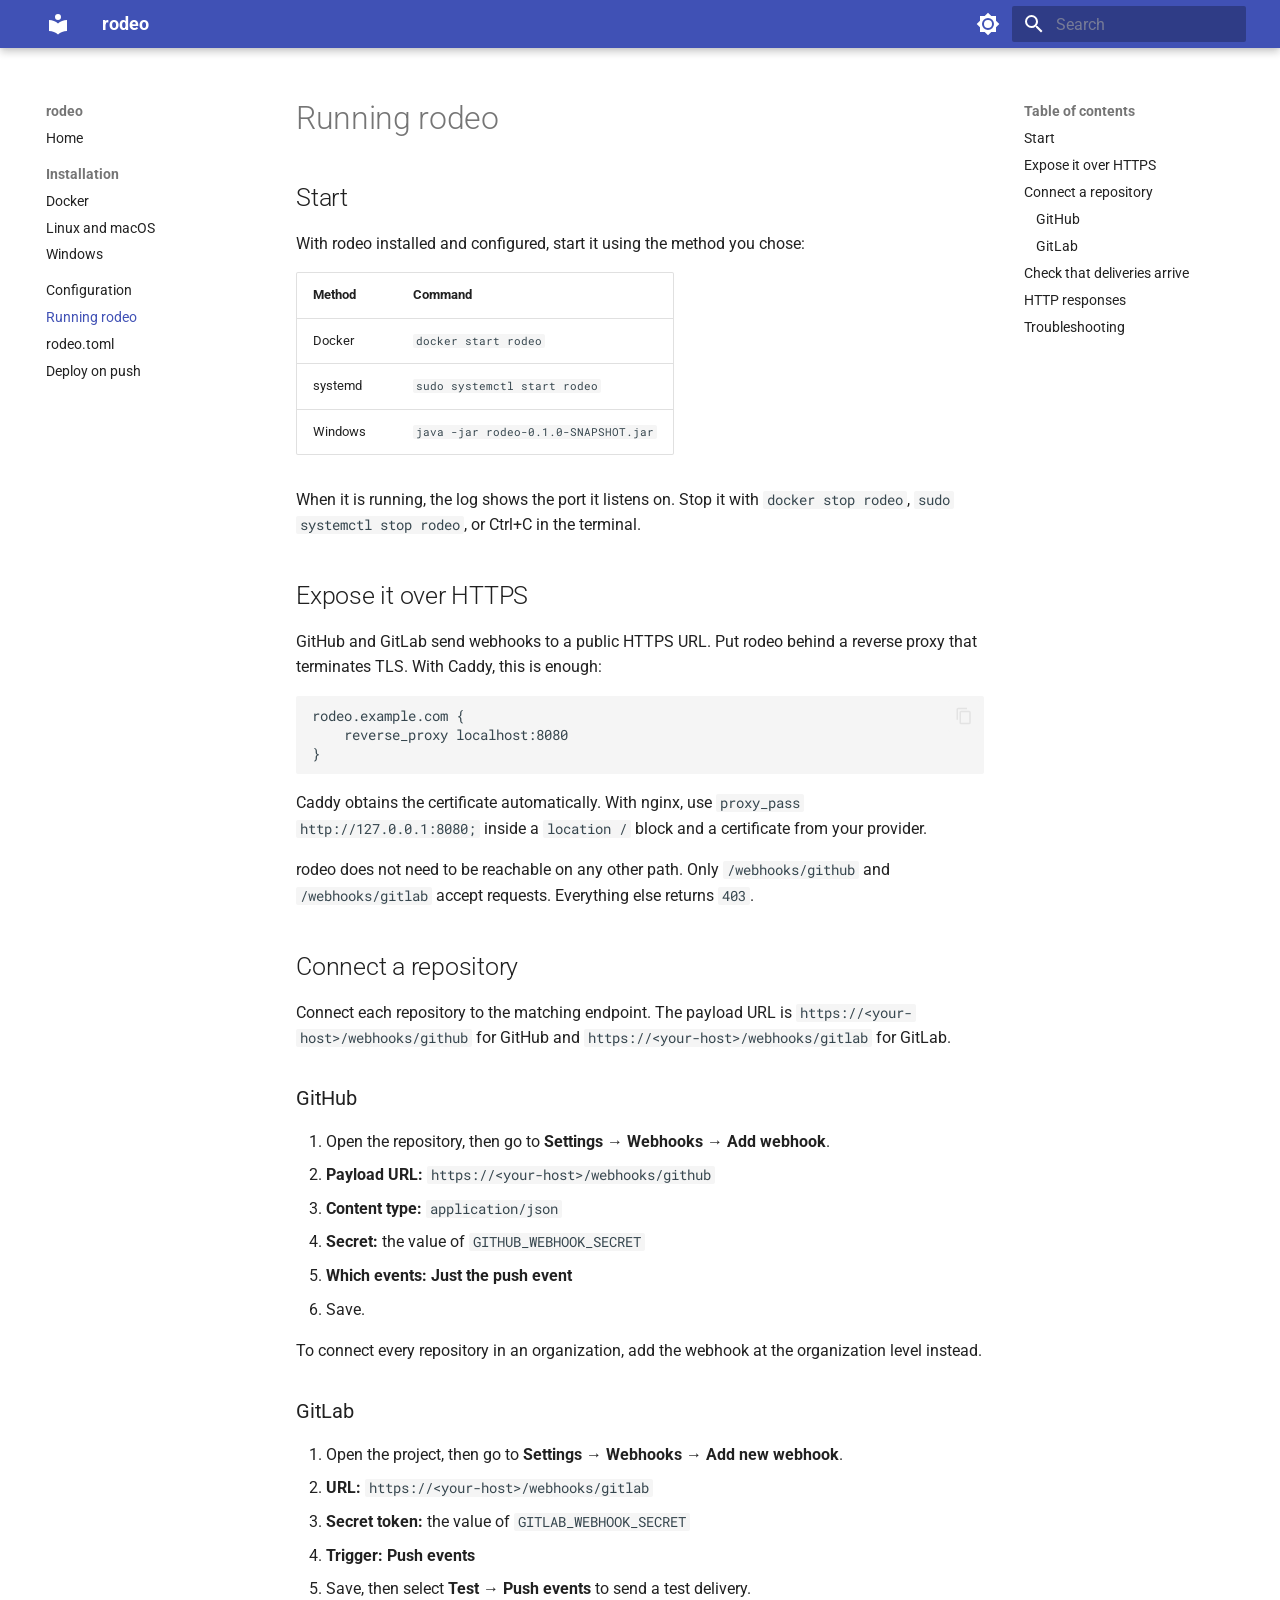
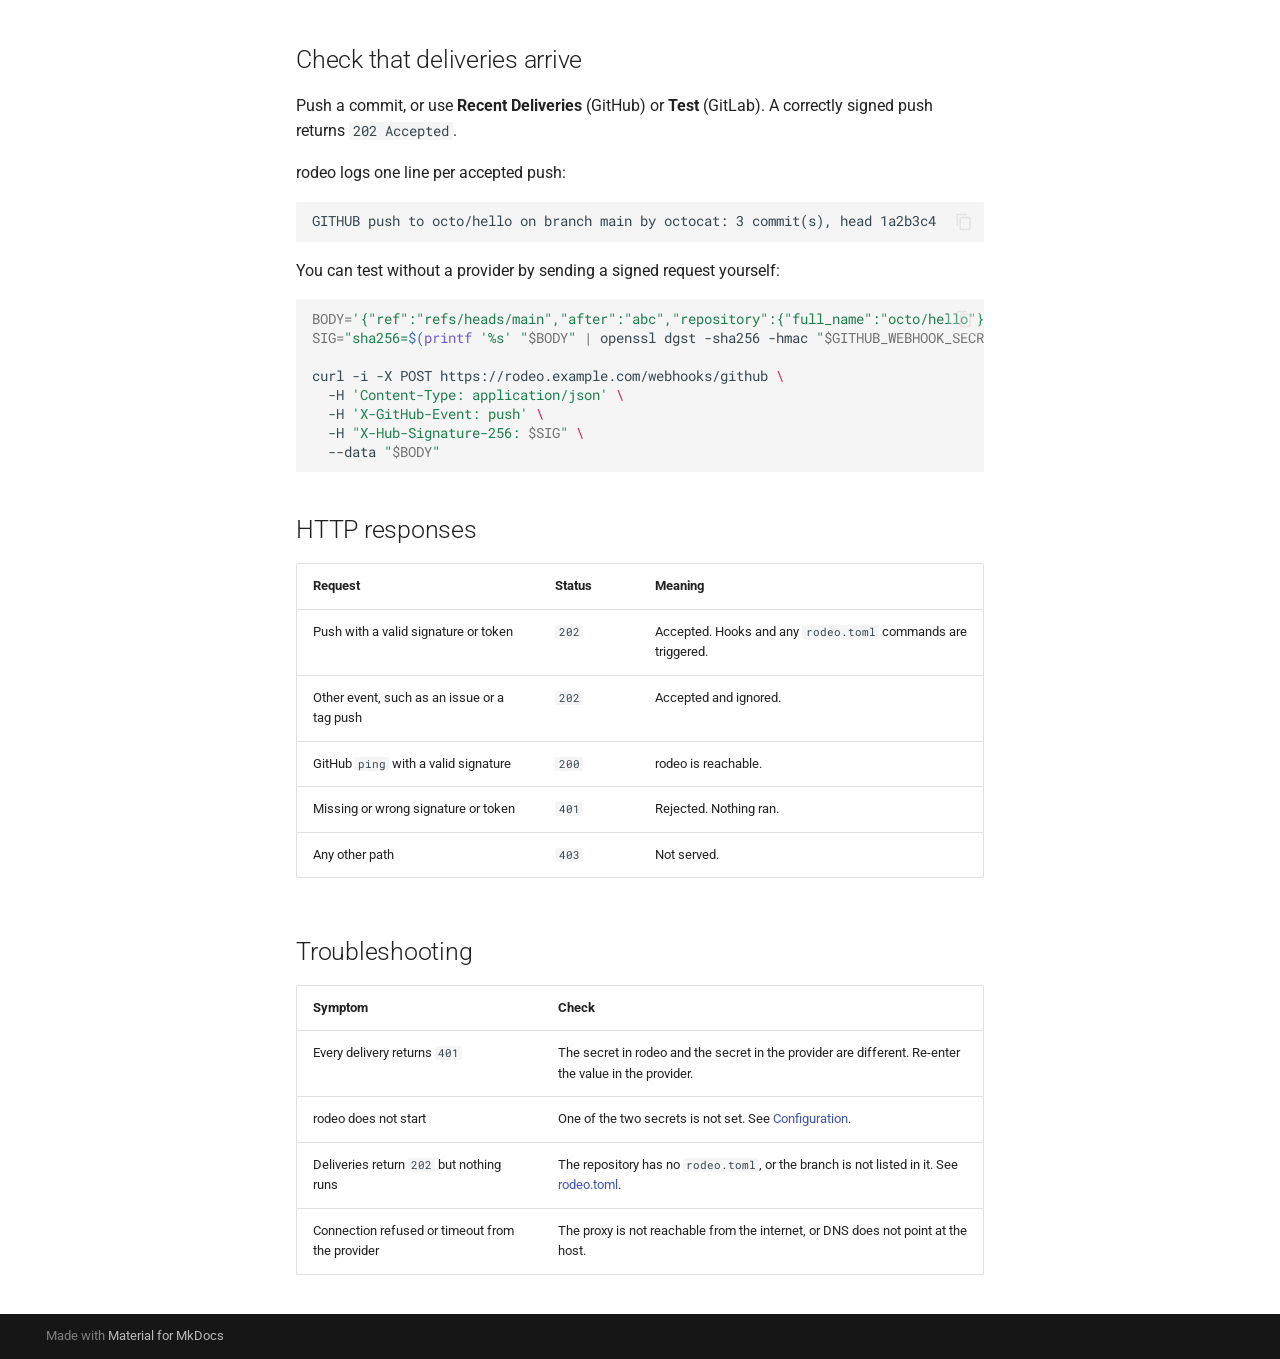
<file: running/index.html>
<!doctype html>
<html lang="en" class="no-js">
  <head>
    
      <meta charset="utf-8">
      <meta name="viewport" content="width=device-width,initial-scale=1">
      
        <meta name="description" content="GitHub and GitLab push webhooks for Spring Boot">
      
      
      
      
        <link rel="prev" href="../configuration/">
      
      
        <link rel="next" href="../rodeo-toml/">
      
      
        
      
      
      <link rel="icon" href="../assets/images/favicon.png">
      <meta name="generator" content="mkdocs-1.6.1, mkdocs-material-9.8.0">
    
    
      
        <title>Running rodeo - rodeo</title>
      
    
    
      <link rel="stylesheet" href="../assets/stylesheets/main.57a0d79d.min.css">
      
        
        <link rel="stylesheet" href="../assets/stylesheets/palette.fb2fffe2.min.css">
      
      


    
    
      
    
    
      
        
        
        <link rel="preconnect" href="https://fonts.gstatic.com" crossorigin>
        <link rel="stylesheet" href="https://fonts.googleapis.com/css?family=Roboto:300,300i,400,400i,700,700i%7CRoboto+Mono:400,400i,700,700i&display=fallback">
        <style>:root{--md-text-font:"Roboto";--md-code-font:"Roboto Mono"}</style>
      
    
    
    <script>__md_scope=new URL("..",location),__md_hash=e=>[...e].reduce(((e,_)=>(e<<5)-e+_.charCodeAt(0)),0),__md_get=(e,_=localStorage,t=__md_scope)=>JSON.parse(_.getItem(t.pathname+"."+e)),__md_set=(e,_,t=localStorage,a=__md_scope)=>{try{t.setItem(a.pathname+"."+e,JSON.stringify(_))}catch(e){}}</script>
    
      

    
    
  </head>
  
  
    
    
      
    
    
    
    
    <body dir="ltr" data-md-color-scheme="default" data-md-color-primary="indigo" data-md-color-accent="indigo">
  
    
    <input class="md-toggle" data-md-toggle="drawer" type="checkbox" id="__drawer" autocomplete="off">
    <input class="md-toggle" data-md-toggle="search" type="checkbox" id="__search" autocomplete="off">
    <label class="md-overlay" for="__drawer"></label>
    <div data-md-component="skip">
      
        
        <a href="#running-rodeo" class="md-skip">
          Skip to content
        </a>
      
    </div>
    <div data-md-component="announce">
      
    </div>
    
    
      

  

<header class="md-header md-header--shadow" data-md-component="header">
  <nav class="md-header__inner md-grid" aria-label="Header">
    <a href=".." title="rodeo" class="md-header__button md-logo" aria-label="rodeo" data-md-component="logo">
      
  
  <svg xmlns="http://www.w3.org/2000/svg" viewBox="0 0 24 24"><path d="M12 8a3 3 0 0 0 3-3 3 3 0 0 0-3-3 3 3 0 0 0-3 3 3 3 0 0 0 3 3m0 3.54C9.64 9.35 6.5 8 3 8v11c3.5 0 6.64 1.35 9 3.54 2.36-2.19 5.5-3.54 9-3.54V8c-3.5 0-6.64 1.35-9 3.54"/></svg>

    </a>
    <label class="md-header__button md-icon" for="__drawer">
      
      <svg xmlns="http://www.w3.org/2000/svg" viewBox="0 0 24 24"><path d="M3 6h18v2H3zm0 5h18v2H3zm0 5h18v2H3z"/></svg>
    </label>
    <div class="md-header__title" data-md-component="header-title">
      <div class="md-header__ellipsis">
        <div class="md-header__topic">
          <span class="md-ellipsis">
            rodeo
          </span>
        </div>
        <div class="md-header__topic" data-md-component="header-topic">
          <span class="md-ellipsis">
            
              Running rodeo
            
          </span>
        </div>
      </div>
    </div>
    
      
        <form class="md-header__option" data-md-component="palette">
  
    
    
    
    <input class="md-option" data-md-color-media="" data-md-color-scheme="default" data-md-color-primary="indigo" data-md-color-accent="indigo"  aria-label="Switch to dark mode"  type="radio" name="__palette" id="__palette_0">
    
      <label class="md-header__button md-icon" title="Switch to dark mode" for="__palette_1" hidden>
        <svg xmlns="http://www.w3.org/2000/svg" viewBox="0 0 24 24"><path d="M12 8a4 4 0 0 0-4 4 4 4 0 0 0 4 4 4 4 0 0 0 4-4 4 4 0 0 0-4-4m0 10a6 6 0 0 1-6-6 6 6 0 0 1 6-6 6 6 0 0 1 6 6 6 6 0 0 1-6 6m8-9.31V4h-4.69L12 .69 8.69 4H4v4.69L.69 12 4 15.31V20h4.69L12 23.31 15.31 20H20v-4.69L23.31 12z"/></svg>
      </label>
    
  
    
    
    
    <input class="md-option" data-md-color-media="" data-md-color-scheme="slate" data-md-color-primary="indigo" data-md-color-accent="indigo"  aria-label="Switch to light mode"  type="radio" name="__palette" id="__palette_1">
    
      <label class="md-header__button md-icon" title="Switch to light mode" for="__palette_0" hidden>
        <svg xmlns="http://www.w3.org/2000/svg" viewBox="0 0 24 24"><path d="M12 18c-.89 0-1.74-.2-2.5-.55C11.56 16.5 13 14.42 13 12s-1.44-4.5-3.5-5.45C10.26 6.2 11.11 6 12 6a6 6 0 0 1 6 6 6 6 0 0 1-6 6m8-9.31V4h-4.69L12 .69 8.69 4H4v4.69L.69 12 4 15.31V20h4.69L12 23.31 15.31 20H20v-4.69L23.31 12z"/></svg>
      </label>
    
  
</form>
      
    
    
      <script>var palette=__md_get("__palette");if(palette&&palette.color){if("(prefers-color-scheme)"===palette.color.media){var media=matchMedia("(prefers-color-scheme: light)"),input=document.querySelector(media.matches?"[data-md-color-media='(prefers-color-scheme: light)']":"[data-md-color-media='(prefers-color-scheme: dark)']");palette.color.media=input.getAttribute("data-md-color-media"),palette.color.scheme=input.getAttribute("data-md-color-scheme"),palette.color.primary=input.getAttribute("data-md-color-primary"),palette.color.accent=input.getAttribute("data-md-color-accent")}for(var[key,value]of Object.entries(palette.color))document.body.setAttribute("data-md-color-"+key,value)}</script>
    
    
    
      
      
        <label class="md-header__button md-icon" for="__search">
          
          <svg xmlns="http://www.w3.org/2000/svg" viewBox="0 0 24 24"><path d="M9.5 3A6.5 6.5 0 0 1 16 9.5c0 1.61-.59 3.09-1.56 4.23l.27.27h.79l5 5-1.5 1.5-5-5v-.79l-.27-.27A6.52 6.52 0 0 1 9.5 16 6.5 6.5 0 0 1 3 9.5 6.5 6.5 0 0 1 9.5 3m0 2C7 5 5 7 5 9.5S7 14 9.5 14 14 12 14 9.5 12 5 9.5 5"/></svg>
        </label>
        <div class="md-search" data-md-component="search" role="dialog">
  <label class="md-search__overlay" for="__search"></label>
  <div class="md-search__inner" role="search">
    <form class="md-search__form" name="search">
      <input type="text" class="md-search__input" name="query" aria-label="Search" placeholder="Search" autocapitalize="off" autocorrect="off" autocomplete="off" spellcheck="false" data-md-component="search-query" required>
      <label class="md-search__icon md-icon" for="__search">
        
        <svg xmlns="http://www.w3.org/2000/svg" viewBox="0 0 24 24"><path d="M9.5 3A6.5 6.5 0 0 1 16 9.5c0 1.61-.59 3.09-1.56 4.23l.27.27h.79l5 5-1.5 1.5-5-5v-.79l-.27-.27A6.52 6.52 0 0 1 9.5 16 6.5 6.5 0 0 1 3 9.5 6.5 6.5 0 0 1 9.5 3m0 2C7 5 5 7 5 9.5S7 14 9.5 14 14 12 14 9.5 12 5 9.5 5"/></svg>
        
        <svg xmlns="http://www.w3.org/2000/svg" viewBox="0 0 24 24"><path d="M20 11v2H8l5.5 5.5-1.42 1.42L4.16 12l7.92-7.92L13.5 5.5 8 11z"/></svg>
      </label>
      <nav class="md-search__options" aria-label="Search">
        
        <button type="reset" class="md-search__icon md-icon" title="Clear" aria-label="Clear" tabindex="-1">
          
          <svg xmlns="http://www.w3.org/2000/svg" viewBox="0 0 24 24"><path d="M19 6.41 17.59 5 12 10.59 6.41 5 5 6.41 10.59 12 5 17.59 6.41 19 12 13.41 17.59 19 19 17.59 13.41 12z"/></svg>
        </button>
      </nav>
      
        <div class="md-search__suggest" data-md-component="search-suggest"></div>
      
    </form>
    <div class="md-search__output">
      <div class="md-search__scrollwrap" tabindex="0" data-md-scrollfix>
        <div class="md-search-result" data-md-component="search-result">
          <div class="md-search-result__meta">
            Initializing search
          </div>
          <ol class="md-search-result__list" role="presentation"></ol>
        </div>
      </div>
    </div>
  </div>
</div>
      
    
    
  </nav>
  
</header>
    
    <div class="md-container" data-md-component="container">
      
      
        
          
        
      
      <main class="md-main" data-md-component="main">
        <div class="md-main__inner md-grid">
          
            
              
              <div class="md-sidebar md-sidebar--primary" data-md-component="sidebar" data-md-type="navigation" >
                <div class="md-sidebar__scrollwrap">
                  <div class="md-sidebar__inner">
                    



<nav class="md-nav md-nav--primary" aria-label="Navigation" data-md-level="0">
  <label class="md-nav__title" for="__drawer">
    <a href=".." title="rodeo" class="md-nav__button md-logo" aria-label="rodeo" data-md-component="logo">
      
  
  <svg xmlns="http://www.w3.org/2000/svg" viewBox="0 0 24 24"><path d="M12 8a3 3 0 0 0 3-3 3 3 0 0 0-3-3 3 3 0 0 0-3 3 3 3 0 0 0 3 3m0 3.54C9.64 9.35 6.5 8 3 8v11c3.5 0 6.64 1.35 9 3.54 2.36-2.19 5.5-3.54 9-3.54V8c-3.5 0-6.64 1.35-9 3.54"/></svg>

    </a>
    rodeo
  </label>
  
  <ul class="md-nav__list" data-md-scrollfix>
    
      
      
  
  
  
  
    <li class="md-nav__item">
      <a href=".." class="md-nav__link">
        
  
  
  <span class="md-ellipsis">
    
  
    Home
  

    
  </span>
  
  

      </a>
    </li>
  

    
      
      
  
  
  
  
    
    
    
    
      
        
        
      
    
    
    <li class="md-nav__item md-nav__item--section md-nav__item--nested">
      
        
        
        <input class="md-nav__toggle md-toggle " type="checkbox" id="__nav_2" >
        
          
          <label class="md-nav__link" for="__nav_2" id="__nav_2_label" tabindex="">
            
  
  
  <span class="md-ellipsis">
    
  
    Installation
  

    
  </span>
  
  

            <span class="md-nav__icon md-icon"></span>
          </label>
        
        <nav class="md-nav" data-md-level="1" aria-labelledby="__nav_2_label" aria-expanded="false">
          <label class="md-nav__title" for="__nav_2">
            <span class="md-nav__icon md-icon"></span>
            
  
    Installation
  

          </label>
          <ul class="md-nav__list" data-md-scrollfix>
            
              
                
  
  
  
  
    <li class="md-nav__item">
      <a href="../installation/docker/" class="md-nav__link">
        
  
  
  <span class="md-ellipsis">
    
  
    Docker
  

    
  </span>
  
  

      </a>
    </li>
  

              
            
              
                
  
  
  
  
    <li class="md-nav__item">
      <a href="../installation/linux/" class="md-nav__link">
        
  
  
  <span class="md-ellipsis">
    
  
    Linux and macOS
  

    
  </span>
  
  

      </a>
    </li>
  

              
            
              
                
  
  
  
  
    <li class="md-nav__item">
      <a href="../installation/windows/" class="md-nav__link">
        
  
  
  <span class="md-ellipsis">
    
  
    Windows
  

    
  </span>
  
  

      </a>
    </li>
  

              
            
          </ul>
        </nav>
      
    </li>
  

    
      
      
  
  
  
  
    <li class="md-nav__item">
      <a href="../configuration/" class="md-nav__link">
        
  
  
  <span class="md-ellipsis">
    
  
    Configuration
  

    
  </span>
  
  

      </a>
    </li>
  

    
      
      
  
  
    
  
  
  
    <li class="md-nav__item md-nav__item--active">
      
      <input class="md-nav__toggle md-toggle" type="checkbox" id="__toc">
      
      
        
      
      
        <label class="md-nav__link md-nav__link--active" for="__toc">
          
  
  
  <span class="md-ellipsis">
    
  
    Running rodeo
  

    
  </span>
  
  

          <span class="md-nav__icon md-icon"></span>
        </label>
      
      <a href="./" class="md-nav__link md-nav__link--active">
        
  
  
  <span class="md-ellipsis">
    
  
    Running rodeo
  

    
  </span>
  
  

      </a>
      
        

<nav class="md-nav md-nav--secondary" aria-label="Table of contents">
  
  
  
    
  
  
    <label class="md-nav__title" for="__toc">
      <span class="md-nav__icon md-icon"></span>
      Table of contents
    </label>
    <ul class="md-nav__list" data-md-component="toc" data-md-scrollfix>
      
        <li class="md-nav__item">
  <a href="#start" class="md-nav__link">
    <span class="md-ellipsis">
      
        Start
      
    </span>
  </a>
  
</li>
      
        <li class="md-nav__item">
  <a href="#expose-it-over-https" class="md-nav__link">
    <span class="md-ellipsis">
      
        Expose it over HTTPS
      
    </span>
  </a>
  
</li>
      
        <li class="md-nav__item">
  <a href="#connect-a-repository" class="md-nav__link">
    <span class="md-ellipsis">
      
        Connect a repository
      
    </span>
  </a>
  
    <nav class="md-nav" aria-label="Connect a repository">
      <ul class="md-nav__list">
        
          <li class="md-nav__item">
  <a href="#github" class="md-nav__link">
    <span class="md-ellipsis">
      
        GitHub
      
    </span>
  </a>
  
</li>
        
          <li class="md-nav__item">
  <a href="#gitlab" class="md-nav__link">
    <span class="md-ellipsis">
      
        GitLab
      
    </span>
  </a>
  
</li>
        
      </ul>
    </nav>
  
</li>
      
        <li class="md-nav__item">
  <a href="#check-that-deliveries-arrive" class="md-nav__link">
    <span class="md-ellipsis">
      
        Check that deliveries arrive
      
    </span>
  </a>
  
</li>
      
        <li class="md-nav__item">
  <a href="#http-responses" class="md-nav__link">
    <span class="md-ellipsis">
      
        HTTP responses
      
    </span>
  </a>
  
</li>
      
        <li class="md-nav__item">
  <a href="#troubleshooting" class="md-nav__link">
    <span class="md-ellipsis">
      
        Troubleshooting
      
    </span>
  </a>
  
</li>
      
    </ul>
  
</nav>
      
    </li>
  

    
      
      
  
  
  
  
    <li class="md-nav__item">
      <a href="../rodeo-toml/" class="md-nav__link">
        
  
  
  <span class="md-ellipsis">
    
  
    rodeo.toml
  

    
  </span>
  
  

      </a>
    </li>
  

    
      
      
  
  
  
  
    <li class="md-nav__item">
      <a href="../deployment/" class="md-nav__link">
        
  
  
  <span class="md-ellipsis">
    
  
    Deploy on push
  

    
  </span>
  
  

      </a>
    </li>
  

    
  </ul>
</nav>
                  </div>
                </div>
              </div>
            
            
              
              <div class="md-sidebar md-sidebar--secondary" data-md-component="sidebar" data-md-type="toc" >
                <div class="md-sidebar__scrollwrap">
                  <div class="md-sidebar__inner">
                    

<nav class="md-nav md-nav--secondary" aria-label="Table of contents">
  
  
  
    
  
  
    <label class="md-nav__title" for="__toc">
      <span class="md-nav__icon md-icon"></span>
      Table of contents
    </label>
    <ul class="md-nav__list" data-md-component="toc" data-md-scrollfix>
      
        <li class="md-nav__item">
  <a href="#start" class="md-nav__link">
    <span class="md-ellipsis">
      
        Start
      
    </span>
  </a>
  
</li>
      
        <li class="md-nav__item">
  <a href="#expose-it-over-https" class="md-nav__link">
    <span class="md-ellipsis">
      
        Expose it over HTTPS
      
    </span>
  </a>
  
</li>
      
        <li class="md-nav__item">
  <a href="#connect-a-repository" class="md-nav__link">
    <span class="md-ellipsis">
      
        Connect a repository
      
    </span>
  </a>
  
    <nav class="md-nav" aria-label="Connect a repository">
      <ul class="md-nav__list">
        
          <li class="md-nav__item">
  <a href="#github" class="md-nav__link">
    <span class="md-ellipsis">
      
        GitHub
      
    </span>
  </a>
  
</li>
        
          <li class="md-nav__item">
  <a href="#gitlab" class="md-nav__link">
    <span class="md-ellipsis">
      
        GitLab
      
    </span>
  </a>
  
</li>
        
      </ul>
    </nav>
  
</li>
      
        <li class="md-nav__item">
  <a href="#check-that-deliveries-arrive" class="md-nav__link">
    <span class="md-ellipsis">
      
        Check that deliveries arrive
      
    </span>
  </a>
  
</li>
      
        <li class="md-nav__item">
  <a href="#http-responses" class="md-nav__link">
    <span class="md-ellipsis">
      
        HTTP responses
      
    </span>
  </a>
  
</li>
      
        <li class="md-nav__item">
  <a href="#troubleshooting" class="md-nav__link">
    <span class="md-ellipsis">
      
        Troubleshooting
      
    </span>
  </a>
  
</li>
      
    </ul>
  
</nav>
                  </div>
                </div>
              </div>
            
          
          
            <div class="md-content" data-md-component="content">
              
              <article class="md-content__inner md-typeset">
                
                  



<h1 id="running-rodeo">Running rodeo<a class="headerlink" href="#running-rodeo" title="Permanent link">&para;</a></h1>
<h2 id="start">Start<a class="headerlink" href="#start" title="Permanent link">&para;</a></h2>
<p>With rodeo installed and configured, start it using the method you chose:</p>
<table>
<thead>
<tr>
<th>Method</th>
<th>Command</th>
</tr>
</thead>
<tbody>
<tr>
<td>Docker</td>
<td><code>docker start rodeo</code></td>
</tr>
<tr>
<td>systemd</td>
<td><code>sudo systemctl start rodeo</code></td>
</tr>
<tr>
<td>Windows</td>
<td><code>java -jar rodeo-0.1.0-SNAPSHOT.jar</code></td>
</tr>
</tbody>
</table>
<p>When it is running, the log shows the port it listens on. Stop it with <code>docker stop rodeo</code>, <code>sudo systemctl stop rodeo</code>, or Ctrl+C in the terminal.</p>
<h2 id="expose-it-over-https">Expose it over HTTPS<a class="headerlink" href="#expose-it-over-https" title="Permanent link">&para;</a></h2>
<p>GitHub and GitLab send webhooks to a public HTTPS URL. Put rodeo behind a reverse proxy that terminates TLS. With Caddy, this is enough:</p>
<div class="highlight"><pre><span></span><code>rodeo.example.com {
    reverse_proxy localhost:8080
}
</code></pre></div>
<p>Caddy obtains the certificate automatically. With nginx, use <code>proxy_pass http://127.0.0.1:8080;</code> inside a <code>location /</code> block and a certificate from your provider.</p>
<p>rodeo does not need to be reachable on any other path. Only <code>/webhooks/github</code> and <code>/webhooks/gitlab</code> accept requests. Everything else returns <code>403</code>.</p>
<h2 id="connect-a-repository">Connect a repository<a class="headerlink" href="#connect-a-repository" title="Permanent link">&para;</a></h2>
<p>Connect each repository to the matching endpoint. The payload URL is <code>https://&lt;your-host&gt;/webhooks/github</code> for GitHub and <code>https://&lt;your-host&gt;/webhooks/gitlab</code> for GitLab.</p>
<h3 id="github">GitHub<a class="headerlink" href="#github" title="Permanent link">&para;</a></h3>
<ol>
<li>Open the repository, then go to <strong>Settings → Webhooks → Add webhook</strong>.</li>
<li><strong>Payload URL:</strong> <code>https://&lt;your-host&gt;/webhooks/github</code></li>
<li><strong>Content type:</strong> <code>application/json</code></li>
<li><strong>Secret:</strong> the value of <code>GITHUB_WEBHOOK_SECRET</code></li>
<li><strong>Which events:</strong> <strong>Just the push event</strong></li>
<li>Save.</li>
</ol>
<p>To connect every repository in an organization, add the webhook at the organization level instead.</p>
<h3 id="gitlab">GitLab<a class="headerlink" href="#gitlab" title="Permanent link">&para;</a></h3>
<ol>
<li>Open the project, then go to <strong>Settings → Webhooks → Add new webhook</strong>.</li>
<li><strong>URL:</strong> <code>https://&lt;your-host&gt;/webhooks/gitlab</code></li>
<li><strong>Secret token:</strong> the value of <code>GITLAB_WEBHOOK_SECRET</code></li>
<li><strong>Trigger:</strong> <strong>Push events</strong></li>
<li>Save, then select <strong>Test → Push events</strong> to send a test delivery.</li>
</ol>
<h2 id="check-that-deliveries-arrive">Check that deliveries arrive<a class="headerlink" href="#check-that-deliveries-arrive" title="Permanent link">&para;</a></h2>
<p>Push a commit, or use <strong>Recent Deliveries</strong> (GitHub) or <strong>Test</strong> (GitLab). A correctly signed push returns <code>202 Accepted</code>.</p>
<p>rodeo logs one line per accepted push:</p>
<div class="highlight"><pre><span></span><code>GITHUB push to octo/hello on branch main by octocat: 3 commit(s), head 1a2b3c4
</code></pre></div>
<p>You can test without a provider by sending a signed request yourself:</p>
<div class="highlight"><pre><span></span><code><span class="nv">BODY</span><span class="o">=</span><span class="s1">'{"ref":"refs/heads/main","after":"abc","repository":{"full_name":"octo/hello"},"commits":[]}'</span>
<span class="nv">SIG</span><span class="o">=</span><span class="s2">"sha256=</span><span class="k">$(</span><span class="nb">printf</span><span class="w"> </span><span class="s1">'%s'</span><span class="w"> </span><span class="s2">"</span><span class="nv">$BODY</span><span class="s2">"</span><span class="w"> </span><span class="p">|</span><span class="w"> </span>openssl<span class="w"> </span>dgst<span class="w"> </span>-sha256<span class="w"> </span>-hmac<span class="w"> </span><span class="s2">"</span><span class="nv">$GITHUB_WEBHOOK_SECRET</span><span class="s2">"</span><span class="w"> </span><span class="p">|</span><span class="w"> </span>sed<span class="w"> </span><span class="s1">'s/^.* //'</span><span class="k">)</span><span class="s2">"</span>

curl<span class="w"> </span>-i<span class="w"> </span>-X<span class="w"> </span>POST<span class="w"> </span>https://rodeo.example.com/webhooks/github<span class="w"> </span><span class="se">\</span>
<span class="w">  </span>-H<span class="w"> </span><span class="s1">'Content-Type: application/json'</span><span class="w"> </span><span class="se">\</span>
<span class="w">  </span>-H<span class="w"> </span><span class="s1">'X-GitHub-Event: push'</span><span class="w"> </span><span class="se">\</span>
<span class="w">  </span>-H<span class="w"> </span><span class="s2">"X-Hub-Signature-256: </span><span class="nv">$SIG</span><span class="s2">"</span><span class="w"> </span><span class="se">\</span>
<span class="w">  </span>--data<span class="w"> </span><span class="s2">"</span><span class="nv">$BODY</span><span class="s2">"</span>
</code></pre></div>
<h2 id="http-responses">HTTP responses<a class="headerlink" href="#http-responses" title="Permanent link">&para;</a></h2>
<table>
<thead>
<tr>
<th>Request</th>
<th>Status</th>
<th>Meaning</th>
</tr>
</thead>
<tbody>
<tr>
<td>Push with a valid signature or token</td>
<td><code>202</code></td>
<td>Accepted. Hooks and any <code>rodeo.toml</code> commands are triggered.</td>
</tr>
<tr>
<td>Other event, such as an issue or a tag push</td>
<td><code>202</code></td>
<td>Accepted and ignored.</td>
</tr>
<tr>
<td>GitHub <code>ping</code> with a valid signature</td>
<td><code>200</code></td>
<td>rodeo is reachable.</td>
</tr>
<tr>
<td>Missing or wrong signature or token</td>
<td><code>401</code></td>
<td>Rejected. Nothing ran.</td>
</tr>
<tr>
<td>Any other path</td>
<td><code>403</code></td>
<td>Not served.</td>
</tr>
</tbody>
</table>
<h2 id="troubleshooting">Troubleshooting<a class="headerlink" href="#troubleshooting" title="Permanent link">&para;</a></h2>
<table>
<thead>
<tr>
<th>Symptom</th>
<th>Check</th>
</tr>
</thead>
<tbody>
<tr>
<td>Every delivery returns <code>401</code></td>
<td>The secret in rodeo and the secret in the provider are different. Re-enter the value in the provider.</td>
</tr>
<tr>
<td>rodeo does not start</td>
<td>One of the two secrets is not set. See <a href="../configuration/">Configuration</a>.</td>
</tr>
<tr>
<td>Deliveries return <code>202</code> but nothing runs</td>
<td>The repository has no <code>rodeo.toml</code>, or the branch is not listed in it. See <a href="../rodeo-toml/#logs">rodeo.toml</a>.</td>
</tr>
<tr>
<td>Connection refused or timeout from the provider</td>
<td>The proxy is not reachable from the internet, or DNS does not point at the host.</td>
</tr>
</tbody>
</table>












                
              </article>
            </div>
          
          
<script>var target=document.getElementById(location.hash.slice(1));target&&target.name&&(target.checked=target.name.startsWith("__tabbed_"))</script>
        </div>
        
          <button type="button" class="md-top md-icon" data-md-component="top" hidden>
  
  <svg xmlns="http://www.w3.org/2000/svg" viewBox="0 0 24 24"><path d="M13 20h-2V8l-5.5 5.5-1.42-1.42L12 4.16l7.92 7.92-1.42 1.42L13 8z"/></svg>
  Back to top
</button>
        
      </main>
      
        <footer class="md-footer">
  
  <div class="md-footer-meta md-typeset">
    <div class="md-footer-meta__inner md-grid">
      <div class="md-copyright">
  
  
    Made with
    <a href="https://squidfunk.github.io/mkdocs-material/" target="_blank" rel="noopener">
      Material for MkDocs
    </a>
  
</div>
      
    </div>
  </div>
</footer>
      
    </div>
    <div class="md-dialog" data-md-component="dialog">
      <div class="md-dialog__inner md-typeset"></div>
    </div>
    
    
    
      
      
      <script id="__config" type="application/json">{"annotate": null, "base": "..", "features": ["navigation.sections", "navigation.top", "content.code.copy", "search.suggest"], "search": "../assets/javascripts/workers/search.a7633da7.min.js", "tags": null, "translations": {"clipboard.copied": "Copied to clipboard", "clipboard.copy": "Copy to clipboard", "search.result.more.one": "1 more on this page", "search.result.more.other": "# more on this page", "search.result.none": "No matching documents", "search.result.one": "1 matching document", "search.result.other": "# matching documents", "search.result.placeholder": "Type to start searching", "search.result.term.missing": "Missing", "select.version": "Select version"}, "version": null}</script>
    
    
      <script src="../assets/javascripts/bundle.c21346df.min.js"></script>
      
    
  </body>
</html>
</file>
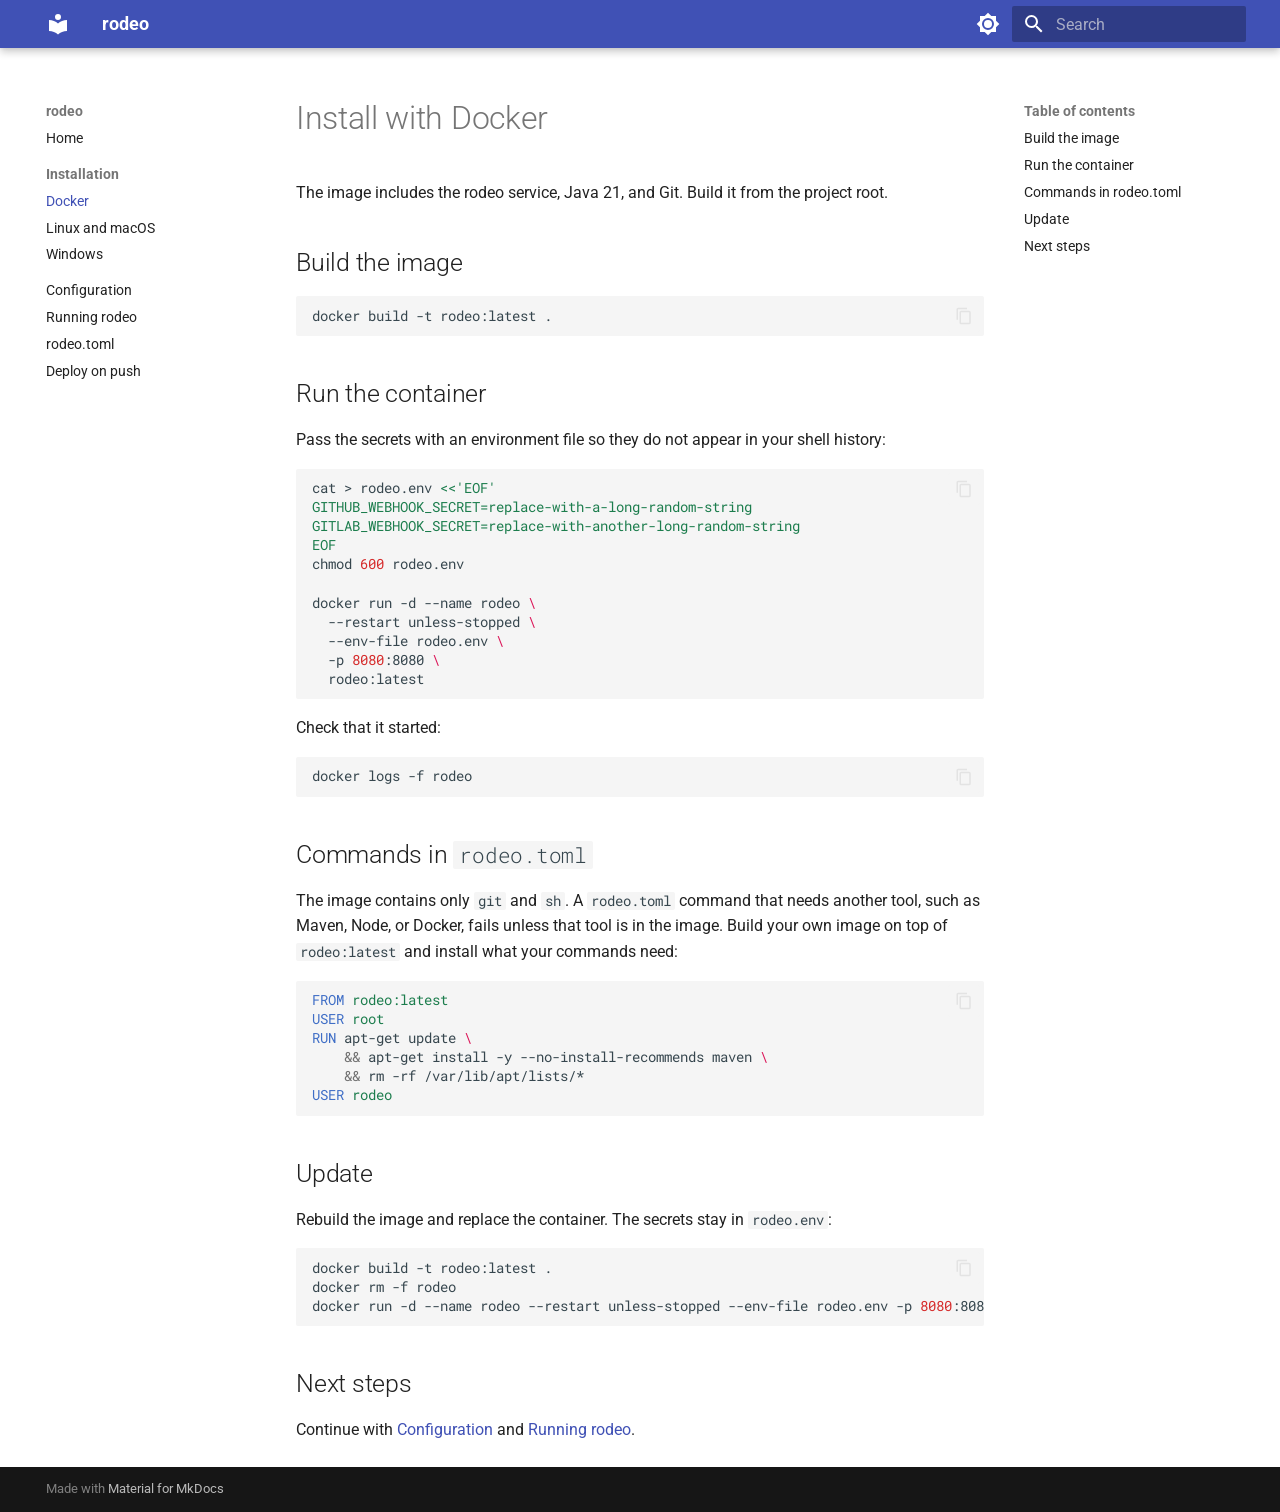
<file: installation/docker/index.html>
<!doctype html>
<html lang="en" class="no-js">
  <head>
    
      <meta charset="utf-8">
      <meta name="viewport" content="width=device-width,initial-scale=1">
      
        <meta name="description" content="GitHub and GitLab push webhooks for Spring Boot">
      
      
      
      
        <link rel="prev" href="../..">
      
      
        <link rel="next" href="../linux/">
      
      
        
      
      
      <link rel="icon" href="../../assets/images/favicon.png">
      <meta name="generator" content="mkdocs-1.6.1, mkdocs-material-9.8.0">
    
    
      
        <title>Docker - rodeo</title>
      
    
    
      <link rel="stylesheet" href="../../assets/stylesheets/main.57a0d79d.min.css">
      
        
        <link rel="stylesheet" href="../../assets/stylesheets/palette.fb2fffe2.min.css">
      
      


    
    
      
    
    
      
        
        
        <link rel="preconnect" href="https://fonts.gstatic.com" crossorigin>
        <link rel="stylesheet" href="https://fonts.googleapis.com/css?family=Roboto:300,300i,400,400i,700,700i%7CRoboto+Mono:400,400i,700,700i&display=fallback">
        <style>:root{--md-text-font:"Roboto";--md-code-font:"Roboto Mono"}</style>
      
    
    
    <script>__md_scope=new URL("../..",location),__md_hash=e=>[...e].reduce(((e,_)=>(e<<5)-e+_.charCodeAt(0)),0),__md_get=(e,_=localStorage,t=__md_scope)=>JSON.parse(_.getItem(t.pathname+"."+e)),__md_set=(e,_,t=localStorage,a=__md_scope)=>{try{t.setItem(a.pathname+"."+e,JSON.stringify(_))}catch(e){}}</script>
    
      

    
    
  </head>
  
  
    
    
      
    
    
    
    
    <body dir="ltr" data-md-color-scheme="default" data-md-color-primary="indigo" data-md-color-accent="indigo">
  
    
    <input class="md-toggle" data-md-toggle="drawer" type="checkbox" id="__drawer" autocomplete="off">
    <input class="md-toggle" data-md-toggle="search" type="checkbox" id="__search" autocomplete="off">
    <label class="md-overlay" for="__drawer"></label>
    <div data-md-component="skip">
      
        
        <a href="#install-with-docker" class="md-skip">
          Skip to content
        </a>
      
    </div>
    <div data-md-component="announce">
      
    </div>
    
    
      

  

<header class="md-header md-header--shadow" data-md-component="header">
  <nav class="md-header__inner md-grid" aria-label="Header">
    <a href="../.." title="rodeo" class="md-header__button md-logo" aria-label="rodeo" data-md-component="logo">
      
  
  <svg xmlns="http://www.w3.org/2000/svg" viewBox="0 0 24 24"><path d="M12 8a3 3 0 0 0 3-3 3 3 0 0 0-3-3 3 3 0 0 0-3 3 3 3 0 0 0 3 3m0 3.54C9.64 9.35 6.5 8 3 8v11c3.5 0 6.64 1.35 9 3.54 2.36-2.19 5.5-3.54 9-3.54V8c-3.5 0-6.64 1.35-9 3.54"/></svg>

    </a>
    <label class="md-header__button md-icon" for="__drawer">
      
      <svg xmlns="http://www.w3.org/2000/svg" viewBox="0 0 24 24"><path d="M3 6h18v2H3zm0 5h18v2H3zm0 5h18v2H3z"/></svg>
    </label>
    <div class="md-header__title" data-md-component="header-title">
      <div class="md-header__ellipsis">
        <div class="md-header__topic">
          <span class="md-ellipsis">
            rodeo
          </span>
        </div>
        <div class="md-header__topic" data-md-component="header-topic">
          <span class="md-ellipsis">
            
              Docker
            
          </span>
        </div>
      </div>
    </div>
    
      
        <form class="md-header__option" data-md-component="palette">
  
    
    
    
    <input class="md-option" data-md-color-media="" data-md-color-scheme="default" data-md-color-primary="indigo" data-md-color-accent="indigo"  aria-label="Switch to dark mode"  type="radio" name="__palette" id="__palette_0">
    
      <label class="md-header__button md-icon" title="Switch to dark mode" for="__palette_1" hidden>
        <svg xmlns="http://www.w3.org/2000/svg" viewBox="0 0 24 24"><path d="M12 8a4 4 0 0 0-4 4 4 4 0 0 0 4 4 4 4 0 0 0 4-4 4 4 0 0 0-4-4m0 10a6 6 0 0 1-6-6 6 6 0 0 1 6-6 6 6 0 0 1 6 6 6 6 0 0 1-6 6m8-9.31V4h-4.69L12 .69 8.69 4H4v4.69L.69 12 4 15.31V20h4.69L12 23.31 15.31 20H20v-4.69L23.31 12z"/></svg>
      </label>
    
  
    
    
    
    <input class="md-option" data-md-color-media="" data-md-color-scheme="slate" data-md-color-primary="indigo" data-md-color-accent="indigo"  aria-label="Switch to light mode"  type="radio" name="__palette" id="__palette_1">
    
      <label class="md-header__button md-icon" title="Switch to light mode" for="__palette_0" hidden>
        <svg xmlns="http://www.w3.org/2000/svg" viewBox="0 0 24 24"><path d="M12 18c-.89 0-1.74-.2-2.5-.55C11.56 16.5 13 14.42 13 12s-1.44-4.5-3.5-5.45C10.26 6.2 11.11 6 12 6a6 6 0 0 1 6 6 6 6 0 0 1-6 6m8-9.31V4h-4.69L12 .69 8.69 4H4v4.69L.69 12 4 15.31V20h4.69L12 23.31 15.31 20H20v-4.69L23.31 12z"/></svg>
      </label>
    
  
</form>
      
    
    
      <script>var palette=__md_get("__palette");if(palette&&palette.color){if("(prefers-color-scheme)"===palette.color.media){var media=matchMedia("(prefers-color-scheme: light)"),input=document.querySelector(media.matches?"[data-md-color-media='(prefers-color-scheme: light)']":"[data-md-color-media='(prefers-color-scheme: dark)']");palette.color.media=input.getAttribute("data-md-color-media"),palette.color.scheme=input.getAttribute("data-md-color-scheme"),palette.color.primary=input.getAttribute("data-md-color-primary"),palette.color.accent=input.getAttribute("data-md-color-accent")}for(var[key,value]of Object.entries(palette.color))document.body.setAttribute("data-md-color-"+key,value)}</script>
    
    
    
      
      
        <label class="md-header__button md-icon" for="__search">
          
          <svg xmlns="http://www.w3.org/2000/svg" viewBox="0 0 24 24"><path d="M9.5 3A6.5 6.5 0 0 1 16 9.5c0 1.61-.59 3.09-1.56 4.23l.27.27h.79l5 5-1.5 1.5-5-5v-.79l-.27-.27A6.52 6.52 0 0 1 9.5 16 6.5 6.5 0 0 1 3 9.5 6.5 6.5 0 0 1 9.5 3m0 2C7 5 5 7 5 9.5S7 14 9.5 14 14 12 14 9.5 12 5 9.5 5"/></svg>
        </label>
        <div class="md-search" data-md-component="search" role="dialog">
  <label class="md-search__overlay" for="__search"></label>
  <div class="md-search__inner" role="search">
    <form class="md-search__form" name="search">
      <input type="text" class="md-search__input" name="query" aria-label="Search" placeholder="Search" autocapitalize="off" autocorrect="off" autocomplete="off" spellcheck="false" data-md-component="search-query" required>
      <label class="md-search__icon md-icon" for="__search">
        
        <svg xmlns="http://www.w3.org/2000/svg" viewBox="0 0 24 24"><path d="M9.5 3A6.5 6.5 0 0 1 16 9.5c0 1.61-.59 3.09-1.56 4.23l.27.27h.79l5 5-1.5 1.5-5-5v-.79l-.27-.27A6.52 6.52 0 0 1 9.5 16 6.5 6.5 0 0 1 3 9.5 6.5 6.5 0 0 1 9.5 3m0 2C7 5 5 7 5 9.5S7 14 9.5 14 14 12 14 9.5 12 5 9.5 5"/></svg>
        
        <svg xmlns="http://www.w3.org/2000/svg" viewBox="0 0 24 24"><path d="M20 11v2H8l5.5 5.5-1.42 1.42L4.16 12l7.92-7.92L13.5 5.5 8 11z"/></svg>
      </label>
      <nav class="md-search__options" aria-label="Search">
        
        <button type="reset" class="md-search__icon md-icon" title="Clear" aria-label="Clear" tabindex="-1">
          
          <svg xmlns="http://www.w3.org/2000/svg" viewBox="0 0 24 24"><path d="M19 6.41 17.59 5 12 10.59 6.41 5 5 6.41 10.59 12 5 17.59 6.41 19 12 13.41 17.59 19 19 17.59 13.41 12z"/></svg>
        </button>
      </nav>
      
        <div class="md-search__suggest" data-md-component="search-suggest"></div>
      
    </form>
    <div class="md-search__output">
      <div class="md-search__scrollwrap" tabindex="0" data-md-scrollfix>
        <div class="md-search-result" data-md-component="search-result">
          <div class="md-search-result__meta">
            Initializing search
          </div>
          <ol class="md-search-result__list" role="presentation"></ol>
        </div>
      </div>
    </div>
  </div>
</div>
      
    
    
  </nav>
  
</header>
    
    <div class="md-container" data-md-component="container">
      
      
        
          
        
      
      <main class="md-main" data-md-component="main">
        <div class="md-main__inner md-grid">
          
            
              
              <div class="md-sidebar md-sidebar--primary" data-md-component="sidebar" data-md-type="navigation" >
                <div class="md-sidebar__scrollwrap">
                  <div class="md-sidebar__inner">
                    



<nav class="md-nav md-nav--primary" aria-label="Navigation" data-md-level="0">
  <label class="md-nav__title" for="__drawer">
    <a href="../.." title="rodeo" class="md-nav__button md-logo" aria-label="rodeo" data-md-component="logo">
      
  
  <svg xmlns="http://www.w3.org/2000/svg" viewBox="0 0 24 24"><path d="M12 8a3 3 0 0 0 3-3 3 3 0 0 0-3-3 3 3 0 0 0-3 3 3 3 0 0 0 3 3m0 3.54C9.64 9.35 6.5 8 3 8v11c3.5 0 6.64 1.35 9 3.54 2.36-2.19 5.5-3.54 9-3.54V8c-3.5 0-6.64 1.35-9 3.54"/></svg>

    </a>
    rodeo
  </label>
  
  <ul class="md-nav__list" data-md-scrollfix>
    
      
      
  
  
  
  
    <li class="md-nav__item">
      <a href="../.." class="md-nav__link">
        
  
  
  <span class="md-ellipsis">
    
  
    Home
  

    
  </span>
  
  

      </a>
    </li>
  

    
      
      
  
  
    
  
  
  
    
    
    
    
      
        
        
      
    
    
    <li class="md-nav__item md-nav__item--active md-nav__item--section md-nav__item--nested">
      
        
        
        <input class="md-nav__toggle md-toggle " type="checkbox" id="__nav_2" checked>
        
          
          <label class="md-nav__link" for="__nav_2" id="__nav_2_label" tabindex="">
            
  
  
  <span class="md-ellipsis">
    
  
    Installation
  

    
  </span>
  
  

            <span class="md-nav__icon md-icon"></span>
          </label>
        
        <nav class="md-nav" data-md-level="1" aria-labelledby="__nav_2_label" aria-expanded="true">
          <label class="md-nav__title" for="__nav_2">
            <span class="md-nav__icon md-icon"></span>
            
  
    Installation
  

          </label>
          <ul class="md-nav__list" data-md-scrollfix>
            
              
                
  
  
    
  
  
  
    <li class="md-nav__item md-nav__item--active">
      
      <input class="md-nav__toggle md-toggle" type="checkbox" id="__toc">
      
      
        
      
      
        <label class="md-nav__link md-nav__link--active" for="__toc">
          
  
  
  <span class="md-ellipsis">
    
  
    Docker
  

    
  </span>
  
  

          <span class="md-nav__icon md-icon"></span>
        </label>
      
      <a href="./" class="md-nav__link md-nav__link--active">
        
  
  
  <span class="md-ellipsis">
    
  
    Docker
  

    
  </span>
  
  

      </a>
      
        

<nav class="md-nav md-nav--secondary" aria-label="Table of contents">
  
  
  
    
  
  
    <label class="md-nav__title" for="__toc">
      <span class="md-nav__icon md-icon"></span>
      Table of contents
    </label>
    <ul class="md-nav__list" data-md-component="toc" data-md-scrollfix>
      
        <li class="md-nav__item">
  <a href="#build-the-image" class="md-nav__link">
    <span class="md-ellipsis">
      
        Build the image
      
    </span>
  </a>
  
</li>
      
        <li class="md-nav__item">
  <a href="#run-the-container" class="md-nav__link">
    <span class="md-ellipsis">
      
        Run the container
      
    </span>
  </a>
  
</li>
      
        <li class="md-nav__item">
  <a href="#commands-in-rodeotoml" class="md-nav__link">
    <span class="md-ellipsis">
      
        Commands in rodeo.toml
      
    </span>
  </a>
  
</li>
      
        <li class="md-nav__item">
  <a href="#update" class="md-nav__link">
    <span class="md-ellipsis">
      
        Update
      
    </span>
  </a>
  
</li>
      
        <li class="md-nav__item">
  <a href="#next-steps" class="md-nav__link">
    <span class="md-ellipsis">
      
        Next steps
      
    </span>
  </a>
  
</li>
      
    </ul>
  
</nav>
      
    </li>
  

              
            
              
                
  
  
  
  
    <li class="md-nav__item">
      <a href="../linux/" class="md-nav__link">
        
  
  
  <span class="md-ellipsis">
    
  
    Linux and macOS
  

    
  </span>
  
  

      </a>
    </li>
  

              
            
              
                
  
  
  
  
    <li class="md-nav__item">
      <a href="../windows/" class="md-nav__link">
        
  
  
  <span class="md-ellipsis">
    
  
    Windows
  

    
  </span>
  
  

      </a>
    </li>
  

              
            
          </ul>
        </nav>
      
    </li>
  

    
      
      
  
  
  
  
    <li class="md-nav__item">
      <a href="../../configuration/" class="md-nav__link">
        
  
  
  <span class="md-ellipsis">
    
  
    Configuration
  

    
  </span>
  
  

      </a>
    </li>
  

    
      
      
  
  
  
  
    <li class="md-nav__item">
      <a href="../../running/" class="md-nav__link">
        
  
  
  <span class="md-ellipsis">
    
  
    Running rodeo
  

    
  </span>
  
  

      </a>
    </li>
  

    
      
      
  
  
  
  
    <li class="md-nav__item">
      <a href="../../rodeo-toml/" class="md-nav__link">
        
  
  
  <span class="md-ellipsis">
    
  
    rodeo.toml
  

    
  </span>
  
  

      </a>
    </li>
  

    
      
      
  
  
  
  
    <li class="md-nav__item">
      <a href="../../deployment/" class="md-nav__link">
        
  
  
  <span class="md-ellipsis">
    
  
    Deploy on push
  

    
  </span>
  
  

      </a>
    </li>
  

    
  </ul>
</nav>
                  </div>
                </div>
              </div>
            
            
              
              <div class="md-sidebar md-sidebar--secondary" data-md-component="sidebar" data-md-type="toc" >
                <div class="md-sidebar__scrollwrap">
                  <div class="md-sidebar__inner">
                    

<nav class="md-nav md-nav--secondary" aria-label="Table of contents">
  
  
  
    
  
  
    <label class="md-nav__title" for="__toc">
      <span class="md-nav__icon md-icon"></span>
      Table of contents
    </label>
    <ul class="md-nav__list" data-md-component="toc" data-md-scrollfix>
      
        <li class="md-nav__item">
  <a href="#build-the-image" class="md-nav__link">
    <span class="md-ellipsis">
      
        Build the image
      
    </span>
  </a>
  
</li>
      
        <li class="md-nav__item">
  <a href="#run-the-container" class="md-nav__link">
    <span class="md-ellipsis">
      
        Run the container
      
    </span>
  </a>
  
</li>
      
        <li class="md-nav__item">
  <a href="#commands-in-rodeotoml" class="md-nav__link">
    <span class="md-ellipsis">
      
        Commands in rodeo.toml
      
    </span>
  </a>
  
</li>
      
        <li class="md-nav__item">
  <a href="#update" class="md-nav__link">
    <span class="md-ellipsis">
      
        Update
      
    </span>
  </a>
  
</li>
      
        <li class="md-nav__item">
  <a href="#next-steps" class="md-nav__link">
    <span class="md-ellipsis">
      
        Next steps
      
    </span>
  </a>
  
</li>
      
    </ul>
  
</nav>
                  </div>
                </div>
              </div>
            
          
          
            <div class="md-content" data-md-component="content">
              
              <article class="md-content__inner md-typeset">
                
                  



<h1 id="install-with-docker">Install with Docker<a class="headerlink" href="#install-with-docker" title="Permanent link">&para;</a></h1>
<p>The image includes the rodeo service, Java 21, and Git. Build it from the project root.</p>
<h2 id="build-the-image">Build the image<a class="headerlink" href="#build-the-image" title="Permanent link">&para;</a></h2>
<div class="highlight"><pre><span></span><code>docker<span class="w"> </span>build<span class="w"> </span>-t<span class="w"> </span>rodeo:latest<span class="w"> </span>.
</code></pre></div>
<h2 id="run-the-container">Run the container<a class="headerlink" href="#run-the-container" title="Permanent link">&para;</a></h2>
<p>Pass the secrets with an environment file so they do not appear in your shell history:</p>
<div class="highlight"><pre><span></span><code>cat<span class="w"> </span>&gt;<span class="w"> </span>rodeo.env<span class="w"> </span><span class="s">&lt;&lt;'EOF'</span>
<span class="s">GITHUB_WEBHOOK_SECRET=replace-with-a-long-random-string</span>
<span class="s">GITLAB_WEBHOOK_SECRET=replace-with-another-long-random-string</span>
<span class="s">EOF</span>
chmod<span class="w"> </span><span class="m">600</span><span class="w"> </span>rodeo.env

docker<span class="w"> </span>run<span class="w"> </span>-d<span class="w"> </span>--name<span class="w"> </span>rodeo<span class="w"> </span><span class="se">\</span>
<span class="w">  </span>--restart<span class="w"> </span>unless-stopped<span class="w"> </span><span class="se">\</span>
<span class="w">  </span>--env-file<span class="w"> </span>rodeo.env<span class="w"> </span><span class="se">\</span>
<span class="w">  </span>-p<span class="w"> </span><span class="m">8080</span>:8080<span class="w"> </span><span class="se">\</span>
<span class="w">  </span>rodeo:latest
</code></pre></div>
<p>Check that it started:</p>
<div class="highlight"><pre><span></span><code>docker<span class="w"> </span>logs<span class="w"> </span>-f<span class="w"> </span>rodeo
</code></pre></div>
<h2 id="commands-in-rodeotoml">Commands in <code>rodeo.toml</code><a class="headerlink" href="#commands-in-rodeotoml" title="Permanent link">&para;</a></h2>
<p>The image contains only <code>git</code> and <code>sh</code>. A <code>rodeo.toml</code> command that needs another tool, such as Maven, Node, or Docker, fails unless that tool is in the image. Build your own image on top of <code>rodeo:latest</code> and install what your commands need:</p>
<div class="highlight"><pre><span></span><code><span class="k">FROM</span><span class="w"> </span><span class="s">rodeo:latest</span>
<span class="k">USER</span><span class="w"> </span><span class="s">root</span>
<span class="k">RUN</span><span class="w"> </span>apt-get<span class="w"> </span>update<span class="w"> </span><span class="se">\</span>
<span class="w">    </span><span class="o">&amp;&amp;</span><span class="w"> </span>apt-get<span class="w"> </span>install<span class="w"> </span>-y<span class="w"> </span>--no-install-recommends<span class="w"> </span>maven<span class="w"> </span><span class="se">\</span>
<span class="w">    </span><span class="o">&amp;&amp;</span><span class="w"> </span>rm<span class="w"> </span>-rf<span class="w"> </span>/var/lib/apt/lists/*
<span class="k">USER</span><span class="w"> </span><span class="s">rodeo</span>
</code></pre></div>
<h2 id="update">Update<a class="headerlink" href="#update" title="Permanent link">&para;</a></h2>
<p>Rebuild the image and replace the container. The secrets stay in <code>rodeo.env</code>:</p>
<div class="highlight"><pre><span></span><code>docker<span class="w"> </span>build<span class="w"> </span>-t<span class="w"> </span>rodeo:latest<span class="w"> </span>.
docker<span class="w"> </span>rm<span class="w"> </span>-f<span class="w"> </span>rodeo
docker<span class="w"> </span>run<span class="w"> </span>-d<span class="w"> </span>--name<span class="w"> </span>rodeo<span class="w"> </span>--restart<span class="w"> </span>unless-stopped<span class="w"> </span>--env-file<span class="w"> </span>rodeo.env<span class="w"> </span>-p<span class="w"> </span><span class="m">8080</span>:8080<span class="w"> </span>rodeo:latest
</code></pre></div>
<h2 id="next-steps">Next steps<a class="headerlink" href="#next-steps" title="Permanent link">&para;</a></h2>
<p>Continue with <a href="../../configuration/">Configuration</a> and <a href="../../running/">Running rodeo</a>.</p>












                
              </article>
            </div>
          
          
<script>var target=document.getElementById(location.hash.slice(1));target&&target.name&&(target.checked=target.name.startsWith("__tabbed_"))</script>
        </div>
        
          <button type="button" class="md-top md-icon" data-md-component="top" hidden>
  
  <svg xmlns="http://www.w3.org/2000/svg" viewBox="0 0 24 24"><path d="M13 20h-2V8l-5.5 5.5-1.42-1.42L12 4.16l7.92 7.92-1.42 1.42L13 8z"/></svg>
  Back to top
</button>
        
      </main>
      
        <footer class="md-footer">
  
  <div class="md-footer-meta md-typeset">
    <div class="md-footer-meta__inner md-grid">
      <div class="md-copyright">
  
  
    Made with
    <a href="https://squidfunk.github.io/mkdocs-material/" target="_blank" rel="noopener">
      Material for MkDocs
    </a>
  
</div>
      
    </div>
  </div>
</footer>
      
    </div>
    <div class="md-dialog" data-md-component="dialog">
      <div class="md-dialog__inner md-typeset"></div>
    </div>
    
    
    
      
      
      <script id="__config" type="application/json">{"annotate": null, "base": "../..", "features": ["navigation.sections", "navigation.top", "content.code.copy", "search.suggest"], "search": "../../assets/javascripts/workers/search.a7633da7.min.js", "tags": null, "translations": {"clipboard.copied": "Copied to clipboard", "clipboard.copy": "Copy to clipboard", "search.result.more.one": "1 more on this page", "search.result.more.other": "# more on this page", "search.result.none": "No matching documents", "search.result.one": "1 matching document", "search.result.other": "# matching documents", "search.result.placeholder": "Type to start searching", "search.result.term.missing": "Missing", "select.version": "Select version"}, "version": null}</script>
    
    
      <script src="../../assets/javascripts/bundle.c21346df.min.js"></script>
      
    
  </body>
</html>
</file>
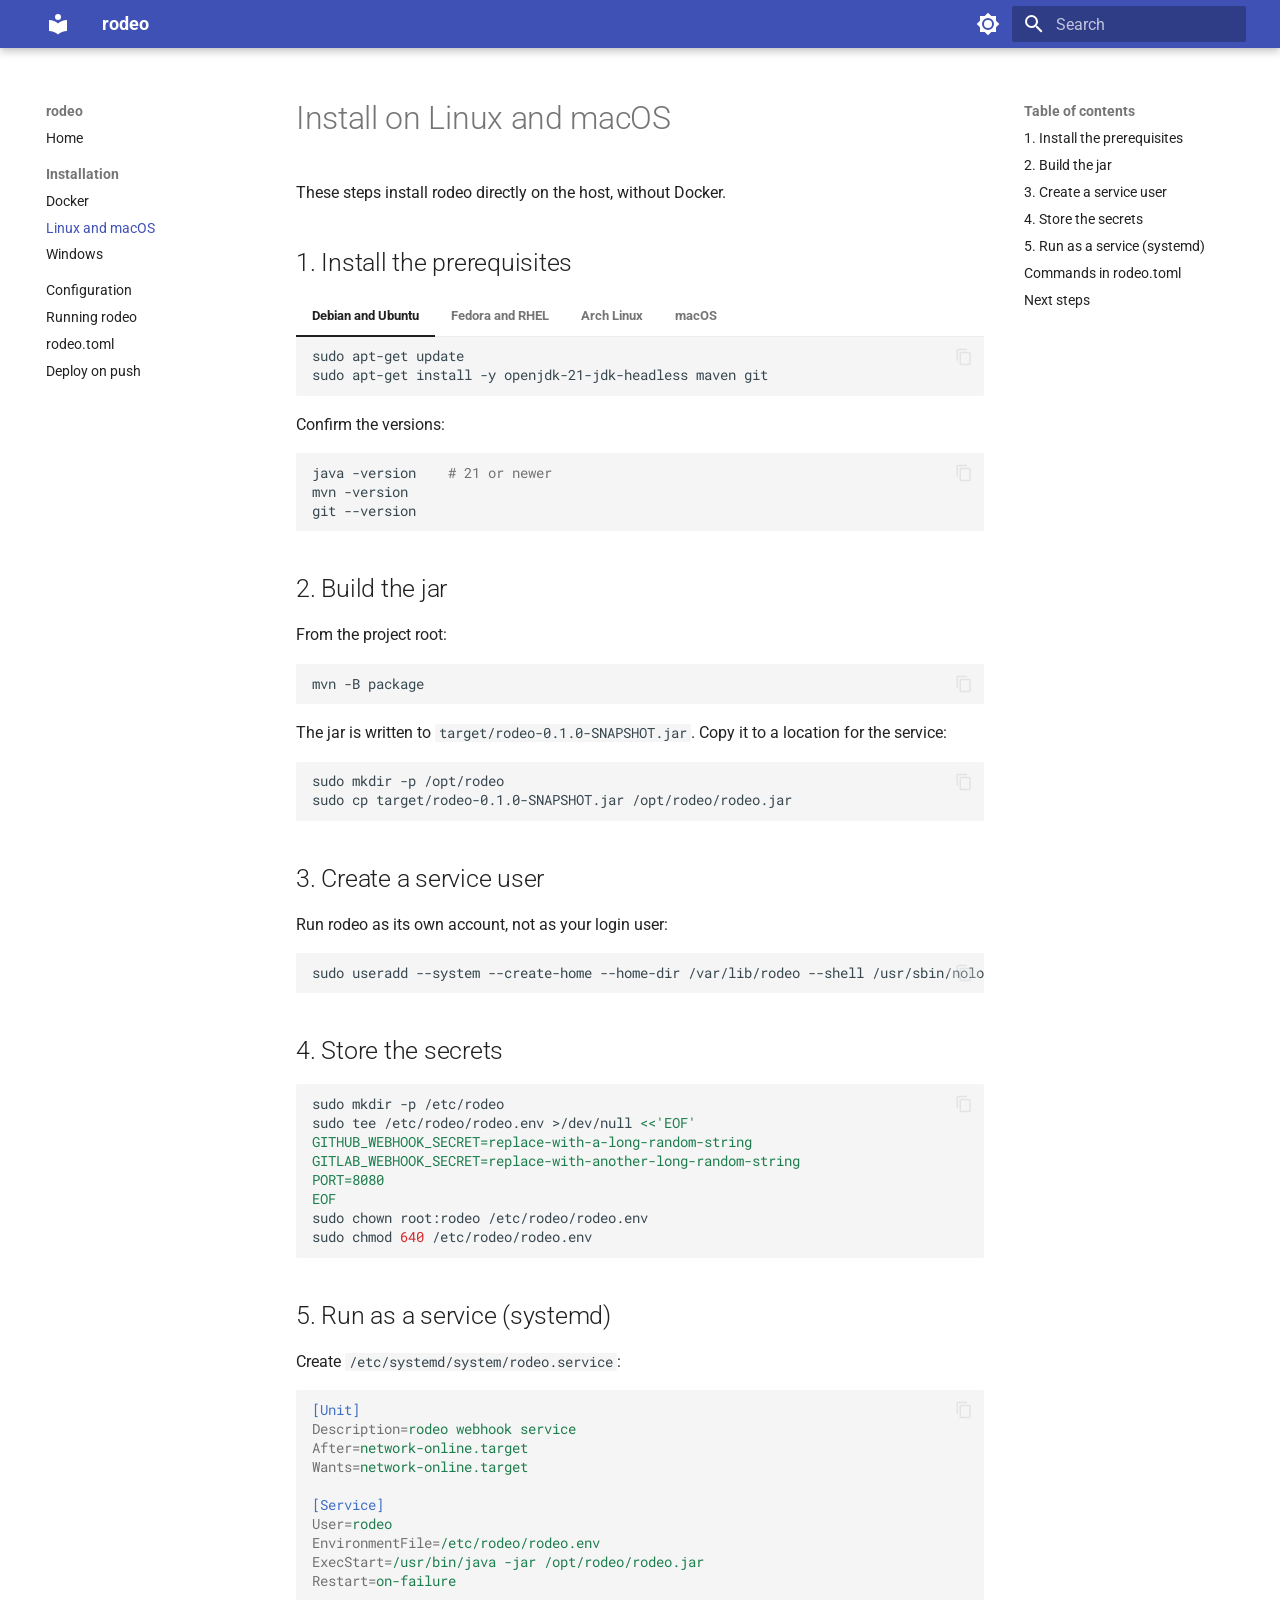
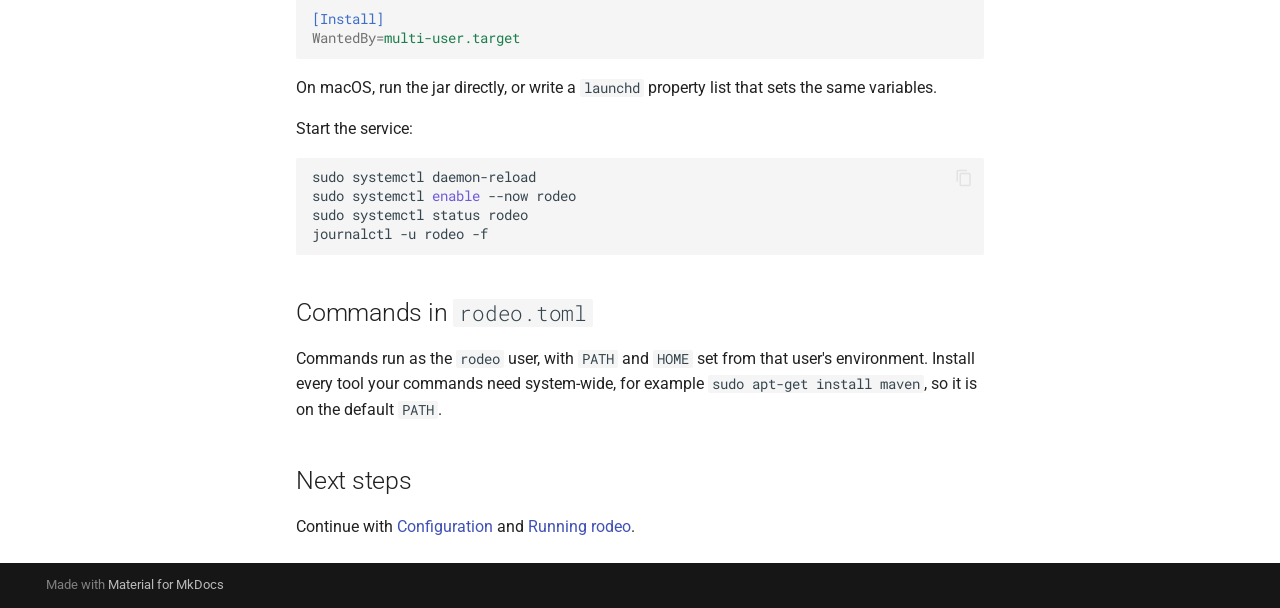
<file: installation/linux/index.html>
<!doctype html>
<html lang="en" class="no-js">
  <head>
    
      <meta charset="utf-8">
      <meta name="viewport" content="width=device-width,initial-scale=1">
      
        <meta name="description" content="GitHub and GitLab push webhooks for Spring Boot">
      
      
      
      
        <link rel="prev" href="../docker/">
      
      
        <link rel="next" href="../windows/">
      
      
        
      
      
      <link rel="icon" href="../../assets/images/favicon.png">
      <meta name="generator" content="mkdocs-1.6.1, mkdocs-material-9.8.0">
    
    
      
        <title>Linux and macOS - rodeo</title>
      
    
    
      <link rel="stylesheet" href="../../assets/stylesheets/main.57a0d79d.min.css">
      
        
        <link rel="stylesheet" href="../../assets/stylesheets/palette.fb2fffe2.min.css">
      
      


    
    
      
    
    
      
        
        
        <link rel="preconnect" href="https://fonts.gstatic.com" crossorigin>
        <link rel="stylesheet" href="https://fonts.googleapis.com/css?family=Roboto:300,300i,400,400i,700,700i%7CRoboto+Mono:400,400i,700,700i&display=fallback">
        <style>:root{--md-text-font:"Roboto";--md-code-font:"Roboto Mono"}</style>
      
    
    
    <script>__md_scope=new URL("../..",location),__md_hash=e=>[...e].reduce(((e,_)=>(e<<5)-e+_.charCodeAt(0)),0),__md_get=(e,_=localStorage,t=__md_scope)=>JSON.parse(_.getItem(t.pathname+"."+e)),__md_set=(e,_,t=localStorage,a=__md_scope)=>{try{t.setItem(a.pathname+"."+e,JSON.stringify(_))}catch(e){}}</script>
    
      

    
    
  </head>
  
  
    
    
      
    
    
    
    
    <body dir="ltr" data-md-color-scheme="default" data-md-color-primary="indigo" data-md-color-accent="indigo">
  
    
    <input class="md-toggle" data-md-toggle="drawer" type="checkbox" id="__drawer" autocomplete="off">
    <input class="md-toggle" data-md-toggle="search" type="checkbox" id="__search" autocomplete="off">
    <label class="md-overlay" for="__drawer"></label>
    <div data-md-component="skip">
      
        
        <a href="#install-on-linux-and-macos" class="md-skip">
          Skip to content
        </a>
      
    </div>
    <div data-md-component="announce">
      
    </div>
    
    
      

  

<header class="md-header md-header--shadow" data-md-component="header">
  <nav class="md-header__inner md-grid" aria-label="Header">
    <a href="../.." title="rodeo" class="md-header__button md-logo" aria-label="rodeo" data-md-component="logo">
      
  
  <svg xmlns="http://www.w3.org/2000/svg" viewBox="0 0 24 24"><path d="M12 8a3 3 0 0 0 3-3 3 3 0 0 0-3-3 3 3 0 0 0-3 3 3 3 0 0 0 3 3m0 3.54C9.64 9.35 6.5 8 3 8v11c3.5 0 6.64 1.35 9 3.54 2.36-2.19 5.5-3.54 9-3.54V8c-3.5 0-6.64 1.35-9 3.54"/></svg>

    </a>
    <label class="md-header__button md-icon" for="__drawer">
      
      <svg xmlns="http://www.w3.org/2000/svg" viewBox="0 0 24 24"><path d="M3 6h18v2H3zm0 5h18v2H3zm0 5h18v2H3z"/></svg>
    </label>
    <div class="md-header__title" data-md-component="header-title">
      <div class="md-header__ellipsis">
        <div class="md-header__topic">
          <span class="md-ellipsis">
            rodeo
          </span>
        </div>
        <div class="md-header__topic" data-md-component="header-topic">
          <span class="md-ellipsis">
            
              Linux and macOS
            
          </span>
        </div>
      </div>
    </div>
    
      
        <form class="md-header__option" data-md-component="palette">
  
    
    
    
    <input class="md-option" data-md-color-media="" data-md-color-scheme="default" data-md-color-primary="indigo" data-md-color-accent="indigo"  aria-label="Switch to dark mode"  type="radio" name="__palette" id="__palette_0">
    
      <label class="md-header__button md-icon" title="Switch to dark mode" for="__palette_1" hidden>
        <svg xmlns="http://www.w3.org/2000/svg" viewBox="0 0 24 24"><path d="M12 8a4 4 0 0 0-4 4 4 4 0 0 0 4 4 4 4 0 0 0 4-4 4 4 0 0 0-4-4m0 10a6 6 0 0 1-6-6 6 6 0 0 1 6-6 6 6 0 0 1 6 6 6 6 0 0 1-6 6m8-9.31V4h-4.69L12 .69 8.69 4H4v4.69L.69 12 4 15.31V20h4.69L12 23.31 15.31 20H20v-4.69L23.31 12z"/></svg>
      </label>
    
  
    
    
    
    <input class="md-option" data-md-color-media="" data-md-color-scheme="slate" data-md-color-primary="indigo" data-md-color-accent="indigo"  aria-label="Switch to light mode"  type="radio" name="__palette" id="__palette_1">
    
      <label class="md-header__button md-icon" title="Switch to light mode" for="__palette_0" hidden>
        <svg xmlns="http://www.w3.org/2000/svg" viewBox="0 0 24 24"><path d="M12 18c-.89 0-1.74-.2-2.5-.55C11.56 16.5 13 14.42 13 12s-1.44-4.5-3.5-5.45C10.26 6.2 11.11 6 12 6a6 6 0 0 1 6 6 6 6 0 0 1-6 6m8-9.31V4h-4.69L12 .69 8.69 4H4v4.69L.69 12 4 15.31V20h4.69L12 23.31 15.31 20H20v-4.69L23.31 12z"/></svg>
      </label>
    
  
</form>
      
    
    
      <script>var palette=__md_get("__palette");if(palette&&palette.color){if("(prefers-color-scheme)"===palette.color.media){var media=matchMedia("(prefers-color-scheme: light)"),input=document.querySelector(media.matches?"[data-md-color-media='(prefers-color-scheme: light)']":"[data-md-color-media='(prefers-color-scheme: dark)']");palette.color.media=input.getAttribute("data-md-color-media"),palette.color.scheme=input.getAttribute("data-md-color-scheme"),palette.color.primary=input.getAttribute("data-md-color-primary"),palette.color.accent=input.getAttribute("data-md-color-accent")}for(var[key,value]of Object.entries(palette.color))document.body.setAttribute("data-md-color-"+key,value)}</script>
    
    
    
      
      
        <label class="md-header__button md-icon" for="__search">
          
          <svg xmlns="http://www.w3.org/2000/svg" viewBox="0 0 24 24"><path d="M9.5 3A6.5 6.5 0 0 1 16 9.5c0 1.61-.59 3.09-1.56 4.23l.27.27h.79l5 5-1.5 1.5-5-5v-.79l-.27-.27A6.52 6.52 0 0 1 9.5 16 6.5 6.5 0 0 1 3 9.5 6.5 6.5 0 0 1 9.5 3m0 2C7 5 5 7 5 9.5S7 14 9.5 14 14 12 14 9.5 12 5 9.5 5"/></svg>
        </label>
        <div class="md-search" data-md-component="search" role="dialog">
  <label class="md-search__overlay" for="__search"></label>
  <div class="md-search__inner" role="search">
    <form class="md-search__form" name="search">
      <input type="text" class="md-search__input" name="query" aria-label="Search" placeholder="Search" autocapitalize="off" autocorrect="off" autocomplete="off" spellcheck="false" data-md-component="search-query" required>
      <label class="md-search__icon md-icon" for="__search">
        
        <svg xmlns="http://www.w3.org/2000/svg" viewBox="0 0 24 24"><path d="M9.5 3A6.5 6.5 0 0 1 16 9.5c0 1.61-.59 3.09-1.56 4.23l.27.27h.79l5 5-1.5 1.5-5-5v-.79l-.27-.27A6.52 6.52 0 0 1 9.5 16 6.5 6.5 0 0 1 3 9.5 6.5 6.5 0 0 1 9.5 3m0 2C7 5 5 7 5 9.5S7 14 9.5 14 14 12 14 9.5 12 5 9.5 5"/></svg>
        
        <svg xmlns="http://www.w3.org/2000/svg" viewBox="0 0 24 24"><path d="M20 11v2H8l5.5 5.5-1.42 1.42L4.16 12l7.92-7.92L13.5 5.5 8 11z"/></svg>
      </label>
      <nav class="md-search__options" aria-label="Search">
        
        <button type="reset" class="md-search__icon md-icon" title="Clear" aria-label="Clear" tabindex="-1">
          
          <svg xmlns="http://www.w3.org/2000/svg" viewBox="0 0 24 24"><path d="M19 6.41 17.59 5 12 10.59 6.41 5 5 6.41 10.59 12 5 17.59 6.41 19 12 13.41 17.59 19 19 17.59 13.41 12z"/></svg>
        </button>
      </nav>
      
        <div class="md-search__suggest" data-md-component="search-suggest"></div>
      
    </form>
    <div class="md-search__output">
      <div class="md-search__scrollwrap" tabindex="0" data-md-scrollfix>
        <div class="md-search-result" data-md-component="search-result">
          <div class="md-search-result__meta">
            Initializing search
          </div>
          <ol class="md-search-result__list" role="presentation"></ol>
        </div>
      </div>
    </div>
  </div>
</div>
      
    
    
  </nav>
  
</header>
    
    <div class="md-container" data-md-component="container">
      
      
        
          
        
      
      <main class="md-main" data-md-component="main">
        <div class="md-main__inner md-grid">
          
            
              
              <div class="md-sidebar md-sidebar--primary" data-md-component="sidebar" data-md-type="navigation" >
                <div class="md-sidebar__scrollwrap">
                  <div class="md-sidebar__inner">
                    



<nav class="md-nav md-nav--primary" aria-label="Navigation" data-md-level="0">
  <label class="md-nav__title" for="__drawer">
    <a href="../.." title="rodeo" class="md-nav__button md-logo" aria-label="rodeo" data-md-component="logo">
      
  
  <svg xmlns="http://www.w3.org/2000/svg" viewBox="0 0 24 24"><path d="M12 8a3 3 0 0 0 3-3 3 3 0 0 0-3-3 3 3 0 0 0-3 3 3 3 0 0 0 3 3m0 3.54C9.64 9.35 6.5 8 3 8v11c3.5 0 6.64 1.35 9 3.54 2.36-2.19 5.5-3.54 9-3.54V8c-3.5 0-6.64 1.35-9 3.54"/></svg>

    </a>
    rodeo
  </label>
  
  <ul class="md-nav__list" data-md-scrollfix>
    
      
      
  
  
  
  
    <li class="md-nav__item">
      <a href="../.." class="md-nav__link">
        
  
  
  <span class="md-ellipsis">
    
  
    Home
  

    
  </span>
  
  

      </a>
    </li>
  

    
      
      
  
  
    
  
  
  
    
    
    
    
      
        
        
      
    
    
    <li class="md-nav__item md-nav__item--active md-nav__item--section md-nav__item--nested">
      
        
        
        <input class="md-nav__toggle md-toggle " type="checkbox" id="__nav_2" checked>
        
          
          <label class="md-nav__link" for="__nav_2" id="__nav_2_label" tabindex="">
            
  
  
  <span class="md-ellipsis">
    
  
    Installation
  

    
  </span>
  
  

            <span class="md-nav__icon md-icon"></span>
          </label>
        
        <nav class="md-nav" data-md-level="1" aria-labelledby="__nav_2_label" aria-expanded="true">
          <label class="md-nav__title" for="__nav_2">
            <span class="md-nav__icon md-icon"></span>
            
  
    Installation
  

          </label>
          <ul class="md-nav__list" data-md-scrollfix>
            
              
                
  
  
  
  
    <li class="md-nav__item">
      <a href="../docker/" class="md-nav__link">
        
  
  
  <span class="md-ellipsis">
    
  
    Docker
  

    
  </span>
  
  

      </a>
    </li>
  

              
            
              
                
  
  
    
  
  
  
    <li class="md-nav__item md-nav__item--active">
      
      <input class="md-nav__toggle md-toggle" type="checkbox" id="__toc">
      
      
        
      
      
        <label class="md-nav__link md-nav__link--active" for="__toc">
          
  
  
  <span class="md-ellipsis">
    
  
    Linux and macOS
  

    
  </span>
  
  

          <span class="md-nav__icon md-icon"></span>
        </label>
      
      <a href="./" class="md-nav__link md-nav__link--active">
        
  
  
  <span class="md-ellipsis">
    
  
    Linux and macOS
  

    
  </span>
  
  

      </a>
      
        

<nav class="md-nav md-nav--secondary" aria-label="Table of contents">
  
  
  
    
  
  
    <label class="md-nav__title" for="__toc">
      <span class="md-nav__icon md-icon"></span>
      Table of contents
    </label>
    <ul class="md-nav__list" data-md-component="toc" data-md-scrollfix>
      
        <li class="md-nav__item">
  <a href="#1-install-the-prerequisites" class="md-nav__link">
    <span class="md-ellipsis">
      
        1. Install the prerequisites
      
    </span>
  </a>
  
</li>
      
        <li class="md-nav__item">
  <a href="#2-build-the-jar" class="md-nav__link">
    <span class="md-ellipsis">
      
        2. Build the jar
      
    </span>
  </a>
  
</li>
      
        <li class="md-nav__item">
  <a href="#3-create-a-service-user" class="md-nav__link">
    <span class="md-ellipsis">
      
        3. Create a service user
      
    </span>
  </a>
  
</li>
      
        <li class="md-nav__item">
  <a href="#4-store-the-secrets" class="md-nav__link">
    <span class="md-ellipsis">
      
        4. Store the secrets
      
    </span>
  </a>
  
</li>
      
        <li class="md-nav__item">
  <a href="#5-run-as-a-service-systemd" class="md-nav__link">
    <span class="md-ellipsis">
      
        5. Run as a service (systemd)
      
    </span>
  </a>
  
</li>
      
        <li class="md-nav__item">
  <a href="#commands-in-rodeotoml" class="md-nav__link">
    <span class="md-ellipsis">
      
        Commands in rodeo.toml
      
    </span>
  </a>
  
</li>
      
        <li class="md-nav__item">
  <a href="#next-steps" class="md-nav__link">
    <span class="md-ellipsis">
      
        Next steps
      
    </span>
  </a>
  
</li>
      
    </ul>
  
</nav>
      
    </li>
  

              
            
              
                
  
  
  
  
    <li class="md-nav__item">
      <a href="../windows/" class="md-nav__link">
        
  
  
  <span class="md-ellipsis">
    
  
    Windows
  

    
  </span>
  
  

      </a>
    </li>
  

              
            
          </ul>
        </nav>
      
    </li>
  

    
      
      
  
  
  
  
    <li class="md-nav__item">
      <a href="../../configuration/" class="md-nav__link">
        
  
  
  <span class="md-ellipsis">
    
  
    Configuration
  

    
  </span>
  
  

      </a>
    </li>
  

    
      
      
  
  
  
  
    <li class="md-nav__item">
      <a href="../../running/" class="md-nav__link">
        
  
  
  <span class="md-ellipsis">
    
  
    Running rodeo
  

    
  </span>
  
  

      </a>
    </li>
  

    
      
      
  
  
  
  
    <li class="md-nav__item">
      <a href="../../rodeo-toml/" class="md-nav__link">
        
  
  
  <span class="md-ellipsis">
    
  
    rodeo.toml
  

    
  </span>
  
  

      </a>
    </li>
  

    
      
      
  
  
  
  
    <li class="md-nav__item">
      <a href="../../deployment/" class="md-nav__link">
        
  
  
  <span class="md-ellipsis">
    
  
    Deploy on push
  

    
  </span>
  
  

      </a>
    </li>
  

    
  </ul>
</nav>
                  </div>
                </div>
              </div>
            
            
              
              <div class="md-sidebar md-sidebar--secondary" data-md-component="sidebar" data-md-type="toc" >
                <div class="md-sidebar__scrollwrap">
                  <div class="md-sidebar__inner">
                    

<nav class="md-nav md-nav--secondary" aria-label="Table of contents">
  
  
  
    
  
  
    <label class="md-nav__title" for="__toc">
      <span class="md-nav__icon md-icon"></span>
      Table of contents
    </label>
    <ul class="md-nav__list" data-md-component="toc" data-md-scrollfix>
      
        <li class="md-nav__item">
  <a href="#1-install-the-prerequisites" class="md-nav__link">
    <span class="md-ellipsis">
      
        1. Install the prerequisites
      
    </span>
  </a>
  
</li>
      
        <li class="md-nav__item">
  <a href="#2-build-the-jar" class="md-nav__link">
    <span class="md-ellipsis">
      
        2. Build the jar
      
    </span>
  </a>
  
</li>
      
        <li class="md-nav__item">
  <a href="#3-create-a-service-user" class="md-nav__link">
    <span class="md-ellipsis">
      
        3. Create a service user
      
    </span>
  </a>
  
</li>
      
        <li class="md-nav__item">
  <a href="#4-store-the-secrets" class="md-nav__link">
    <span class="md-ellipsis">
      
        4. Store the secrets
      
    </span>
  </a>
  
</li>
      
        <li class="md-nav__item">
  <a href="#5-run-as-a-service-systemd" class="md-nav__link">
    <span class="md-ellipsis">
      
        5. Run as a service (systemd)
      
    </span>
  </a>
  
</li>
      
        <li class="md-nav__item">
  <a href="#commands-in-rodeotoml" class="md-nav__link">
    <span class="md-ellipsis">
      
        Commands in rodeo.toml
      
    </span>
  </a>
  
</li>
      
        <li class="md-nav__item">
  <a href="#next-steps" class="md-nav__link">
    <span class="md-ellipsis">
      
        Next steps
      
    </span>
  </a>
  
</li>
      
    </ul>
  
</nav>
                  </div>
                </div>
              </div>
            
          
          
            <div class="md-content" data-md-component="content">
              
              <article class="md-content__inner md-typeset">
                
                  



<h1 id="install-on-linux-and-macos">Install on Linux and macOS<a class="headerlink" href="#install-on-linux-and-macos" title="Permanent link">&para;</a></h1>
<p>These steps install rodeo directly on the host, without Docker.</p>
<h2 id="1-install-the-prerequisites">1. Install the prerequisites<a class="headerlink" href="#1-install-the-prerequisites" title="Permanent link">&para;</a></h2>
<div class="tabbed-set tabbed-alternate" data-tabs="1:4"><input checked="checked" id="__tabbed_1_1" name="__tabbed_1" type="radio" /><input id="__tabbed_1_2" name="__tabbed_1" type="radio" /><input id="__tabbed_1_3" name="__tabbed_1" type="radio" /><input id="__tabbed_1_4" name="__tabbed_1" type="radio" /><div class="tabbed-labels"><label for="__tabbed_1_1">Debian and Ubuntu</label><label for="__tabbed_1_2">Fedora and RHEL</label><label for="__tabbed_1_3">Arch Linux</label><label for="__tabbed_1_4">macOS</label></div>
<div class="tabbed-content">
<div class="tabbed-block">
<div class="highlight"><pre><span></span><code>sudo<span class="w"> </span>apt-get<span class="w"> </span>update
sudo<span class="w"> </span>apt-get<span class="w"> </span>install<span class="w"> </span>-y<span class="w"> </span>openjdk-21-jdk-headless<span class="w"> </span>maven<span class="w"> </span>git
</code></pre></div>
</div>
<div class="tabbed-block">
<div class="highlight"><pre><span></span><code>sudo<span class="w"> </span>dnf<span class="w"> </span>install<span class="w"> </span>-y<span class="w"> </span>java-21-openjdk-devel<span class="w"> </span>maven<span class="w"> </span>git
</code></pre></div>
</div>
<div class="tabbed-block">
<div class="highlight"><pre><span></span><code>sudo<span class="w"> </span>pacman<span class="w"> </span>-S<span class="w"> </span>--needed<span class="w"> </span>jdk21-openjdk<span class="w"> </span>maven<span class="w"> </span>git
</code></pre></div>
</div>
<div class="tabbed-block">
<div class="highlight"><pre><span></span><code>brew<span class="w"> </span>install<span class="w"> </span>openjdk@21<span class="w"> </span>maven<span class="w"> </span>git
<span class="nb">export</span><span class="w"> </span><span class="nv">JAVA_HOME</span><span class="o">=</span><span class="s2">"</span><span class="k">$(</span>brew<span class="w"> </span>--prefix<span class="w"> </span>openjdk@21<span class="k">)</span><span class="s2">/libexec/openjdk.jdk/Contents/Home"</span>
<span class="nb">export</span><span class="w"> </span><span class="nv">PATH</span><span class="o">=</span><span class="s2">"</span><span class="nv">$JAVA_HOME</span><span class="s2">/bin:</span><span class="nv">$PATH</span><span class="s2">"</span>
</code></pre></div>
<p>Add the two <code>export</code> lines to your shell profile to keep them.</p>
</div>
</div>
</div>
<p>Confirm the versions:</p>
<div class="highlight"><pre><span></span><code>java<span class="w"> </span>-version<span class="w">    </span><span class="c1"># 21 or newer</span>
mvn<span class="w"> </span>-version
git<span class="w"> </span>--version
</code></pre></div>
<h2 id="2-build-the-jar">2. Build the jar<a class="headerlink" href="#2-build-the-jar" title="Permanent link">&para;</a></h2>
<p>From the project root:</p>
<div class="highlight"><pre><span></span><code>mvn<span class="w"> </span>-B<span class="w"> </span>package
</code></pre></div>
<p>The jar is written to <code>target/rodeo-0.1.0-SNAPSHOT.jar</code>. Copy it to a location for the service:</p>
<div class="highlight"><pre><span></span><code>sudo<span class="w"> </span>mkdir<span class="w"> </span>-p<span class="w"> </span>/opt/rodeo
sudo<span class="w"> </span>cp<span class="w"> </span>target/rodeo-0.1.0-SNAPSHOT.jar<span class="w"> </span>/opt/rodeo/rodeo.jar
</code></pre></div>
<h2 id="3-create-a-service-user">3. Create a service user<a class="headerlink" href="#3-create-a-service-user" title="Permanent link">&para;</a></h2>
<p>Run rodeo as its own account, not as your login user:</p>
<div class="highlight"><pre><span></span><code>sudo<span class="w"> </span>useradd<span class="w"> </span>--system<span class="w"> </span>--create-home<span class="w"> </span>--home-dir<span class="w"> </span>/var/lib/rodeo<span class="w"> </span>--shell<span class="w"> </span>/usr/sbin/nologin<span class="w"> </span>rodeo
</code></pre></div>
<h2 id="4-store-the-secrets">4. Store the secrets<a class="headerlink" href="#4-store-the-secrets" title="Permanent link">&para;</a></h2>
<div class="highlight"><pre><span></span><code>sudo<span class="w"> </span>mkdir<span class="w"> </span>-p<span class="w"> </span>/etc/rodeo
sudo<span class="w"> </span>tee<span class="w"> </span>/etc/rodeo/rodeo.env<span class="w"> </span>&gt;/dev/null<span class="w"> </span><span class="s">&lt;&lt;'EOF'</span>
<span class="s">GITHUB_WEBHOOK_SECRET=replace-with-a-long-random-string</span>
<span class="s">GITLAB_WEBHOOK_SECRET=replace-with-another-long-random-string</span>
<span class="s">PORT=8080</span>
<span class="s">EOF</span>
sudo<span class="w"> </span>chown<span class="w"> </span>root:rodeo<span class="w"> </span>/etc/rodeo/rodeo.env
sudo<span class="w"> </span>chmod<span class="w"> </span><span class="m">640</span><span class="w"> </span>/etc/rodeo/rodeo.env
</code></pre></div>
<h2 id="5-run-as-a-service-systemd">5. Run as a service (systemd)<a class="headerlink" href="#5-run-as-a-service-systemd" title="Permanent link">&para;</a></h2>
<p>Create <code>/etc/systemd/system/rodeo.service</code>:</p>
<div class="highlight"><pre><span></span><code><span class="k">[Unit]</span>
<span class="na">Description</span><span class="o">=</span><span class="s">rodeo webhook service</span>
<span class="na">After</span><span class="o">=</span><span class="s">network-online.target</span>
<span class="na">Wants</span><span class="o">=</span><span class="s">network-online.target</span>

<span class="k">[Service]</span>
<span class="na">User</span><span class="o">=</span><span class="s">rodeo</span>
<span class="na">EnvironmentFile</span><span class="o">=</span><span class="s">/etc/rodeo/rodeo.env</span>
<span class="na">ExecStart</span><span class="o">=</span><span class="s">/usr/bin/java -jar /opt/rodeo/rodeo.jar</span>
<span class="na">Restart</span><span class="o">=</span><span class="s">on-failure</span>

<span class="k">[Install]</span>
<span class="na">WantedBy</span><span class="o">=</span><span class="s">multi-user.target</span>
</code></pre></div>
<p>On macOS, run the jar directly, or write a <code>launchd</code> property list that sets the same variables.</p>
<p>Start the service:</p>
<div class="highlight"><pre><span></span><code>sudo<span class="w"> </span>systemctl<span class="w"> </span>daemon-reload
sudo<span class="w"> </span>systemctl<span class="w"> </span><span class="nb">enable</span><span class="w"> </span>--now<span class="w"> </span>rodeo
sudo<span class="w"> </span>systemctl<span class="w"> </span>status<span class="w"> </span>rodeo
journalctl<span class="w"> </span>-u<span class="w"> </span>rodeo<span class="w"> </span>-f
</code></pre></div>
<h2 id="commands-in-rodeotoml">Commands in <code>rodeo.toml</code><a class="headerlink" href="#commands-in-rodeotoml" title="Permanent link">&para;</a></h2>
<p>Commands run as the <code>rodeo</code> user, with <code>PATH</code> and <code>HOME</code> set from that user's environment. Install every tool your commands need system-wide, for example <code>sudo apt-get install maven</code>, so it is on the default <code>PATH</code>.</p>
<h2 id="next-steps">Next steps<a class="headerlink" href="#next-steps" title="Permanent link">&para;</a></h2>
<p>Continue with <a href="../../configuration/">Configuration</a> and <a href="../../running/">Running rodeo</a>.</p>












                
              </article>
            </div>
          
          
<script>var target=document.getElementById(location.hash.slice(1));target&&target.name&&(target.checked=target.name.startsWith("__tabbed_"))</script>
        </div>
        
          <button type="button" class="md-top md-icon" data-md-component="top" hidden>
  
  <svg xmlns="http://www.w3.org/2000/svg" viewBox="0 0 24 24"><path d="M13 20h-2V8l-5.5 5.5-1.42-1.42L12 4.16l7.92 7.92-1.42 1.42L13 8z"/></svg>
  Back to top
</button>
        
      </main>
      
        <footer class="md-footer">
  
  <div class="md-footer-meta md-typeset">
    <div class="md-footer-meta__inner md-grid">
      <div class="md-copyright">
  
  
    Made with
    <a href="https://squidfunk.github.io/mkdocs-material/" target="_blank" rel="noopener">
      Material for MkDocs
    </a>
  
</div>
      
    </div>
  </div>
</footer>
      
    </div>
    <div class="md-dialog" data-md-component="dialog">
      <div class="md-dialog__inner md-typeset"></div>
    </div>
    
    
    
      
      
      <script id="__config" type="application/json">{"annotate": null, "base": "../..", "features": ["navigation.sections", "navigation.top", "content.code.copy", "search.suggest"], "search": "../../assets/javascripts/workers/search.a7633da7.min.js", "tags": null, "translations": {"clipboard.copied": "Copied to clipboard", "clipboard.copy": "Copy to clipboard", "search.result.more.one": "1 more on this page", "search.result.more.other": "# more on this page", "search.result.none": "No matching documents", "search.result.one": "1 matching document", "search.result.other": "# matching documents", "search.result.placeholder": "Type to start searching", "search.result.term.missing": "Missing", "select.version": "Select version"}, "version": null}</script>
    
    
      <script src="../../assets/javascripts/bundle.c21346df.min.js"></script>
      
    
  </body>
</html>
</file>
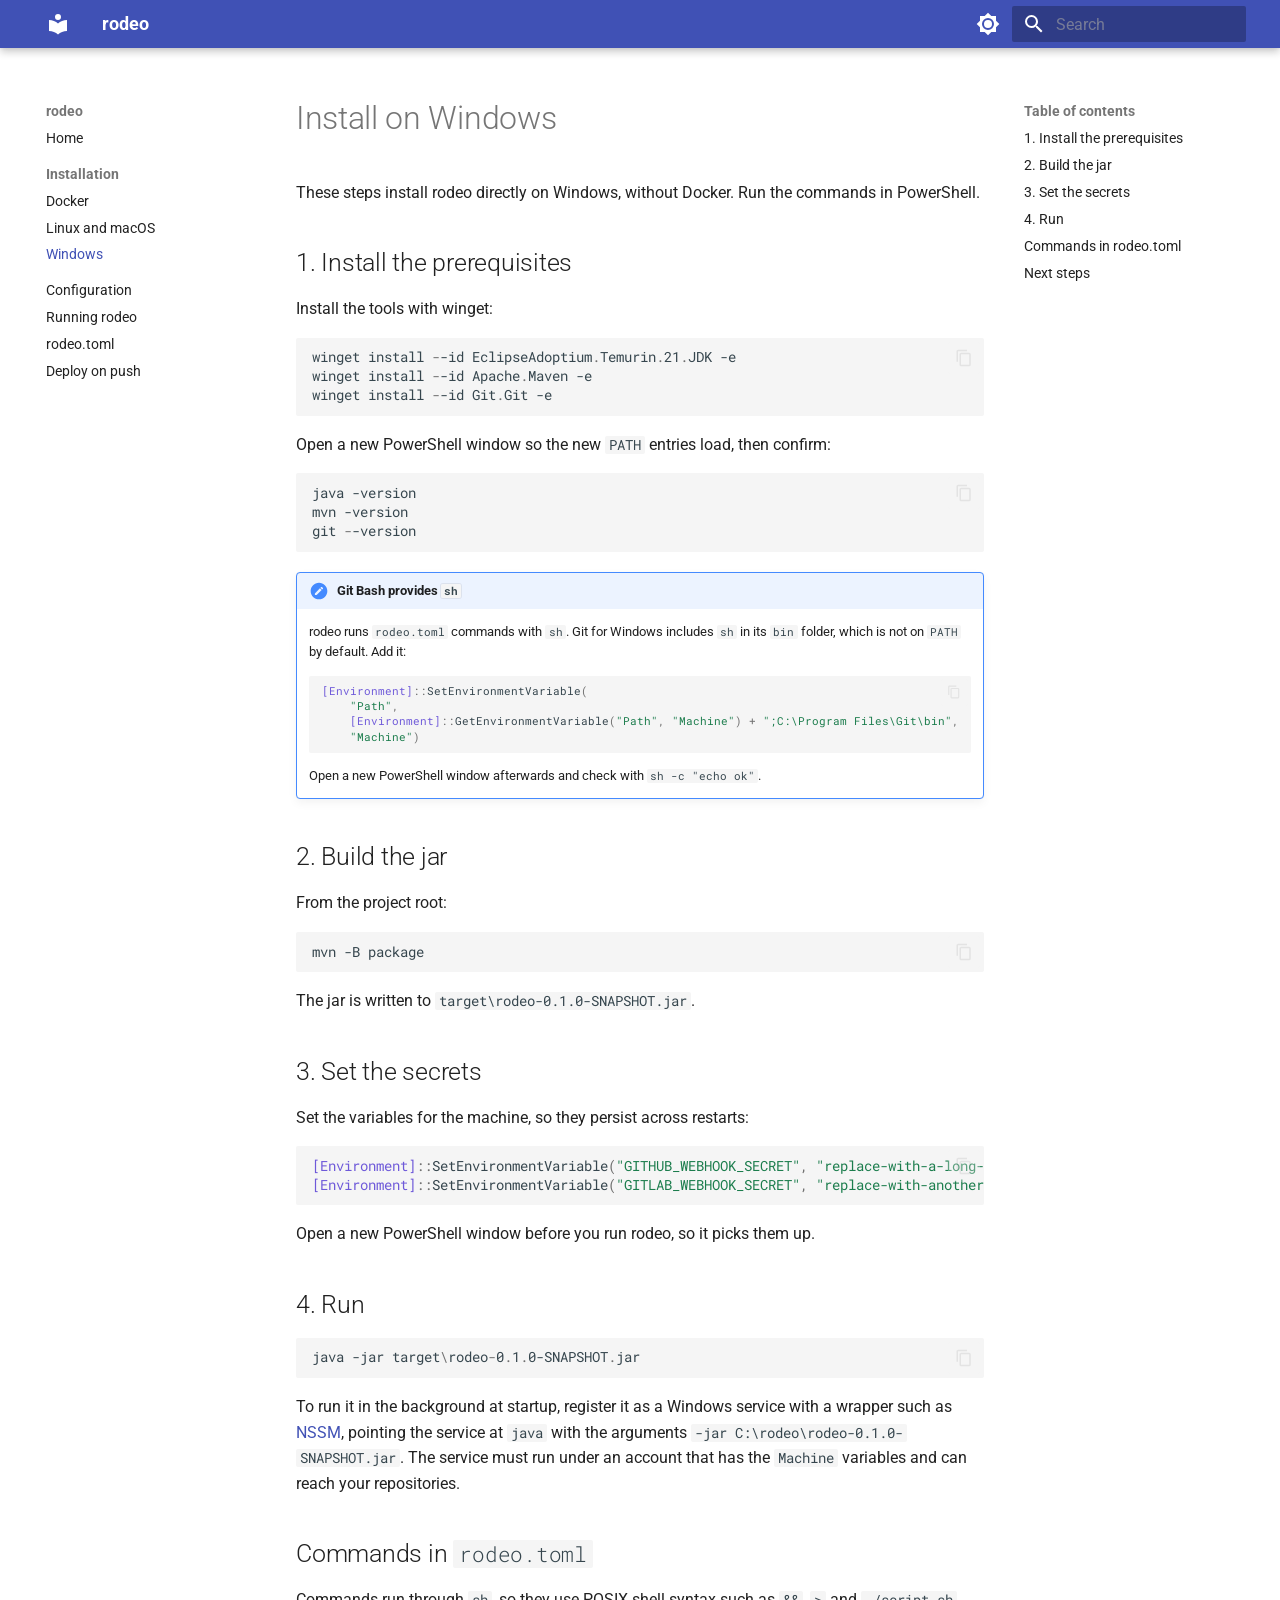
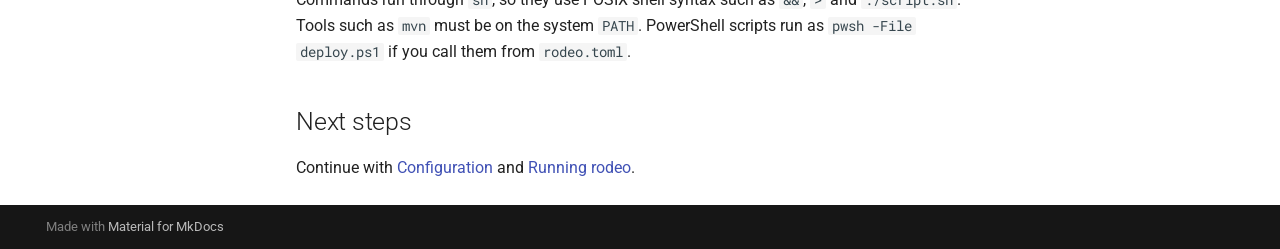
<file: installation/windows/index.html>
<!doctype html>
<html lang="en" class="no-js">
  <head>
    
      <meta charset="utf-8">
      <meta name="viewport" content="width=device-width,initial-scale=1">
      
        <meta name="description" content="GitHub and GitLab push webhooks for Spring Boot">
      
      
      
      
        <link rel="prev" href="../linux/">
      
      
        <link rel="next" href="../../configuration/">
      
      
        
      
      
      <link rel="icon" href="../../assets/images/favicon.png">
      <meta name="generator" content="mkdocs-1.6.1, mkdocs-material-9.8.0">
    
    
      
        <title>Windows - rodeo</title>
      
    
    
      <link rel="stylesheet" href="../../assets/stylesheets/main.57a0d79d.min.css">
      
        
        <link rel="stylesheet" href="../../assets/stylesheets/palette.fb2fffe2.min.css">
      
      


    
    
      
    
    
      
        
        
        <link rel="preconnect" href="https://fonts.gstatic.com" crossorigin>
        <link rel="stylesheet" href="https://fonts.googleapis.com/css?family=Roboto:300,300i,400,400i,700,700i%7CRoboto+Mono:400,400i,700,700i&display=fallback">
        <style>:root{--md-text-font:"Roboto";--md-code-font:"Roboto Mono"}</style>
      
    
    
    <script>__md_scope=new URL("../..",location),__md_hash=e=>[...e].reduce(((e,_)=>(e<<5)-e+_.charCodeAt(0)),0),__md_get=(e,_=localStorage,t=__md_scope)=>JSON.parse(_.getItem(t.pathname+"."+e)),__md_set=(e,_,t=localStorage,a=__md_scope)=>{try{t.setItem(a.pathname+"."+e,JSON.stringify(_))}catch(e){}}</script>
    
      

    
    
  </head>
  
  
    
    
      
    
    
    
    
    <body dir="ltr" data-md-color-scheme="default" data-md-color-primary="indigo" data-md-color-accent="indigo">
  
    
    <input class="md-toggle" data-md-toggle="drawer" type="checkbox" id="__drawer" autocomplete="off">
    <input class="md-toggle" data-md-toggle="search" type="checkbox" id="__search" autocomplete="off">
    <label class="md-overlay" for="__drawer"></label>
    <div data-md-component="skip">
      
        
        <a href="#install-on-windows" class="md-skip">
          Skip to content
        </a>
      
    </div>
    <div data-md-component="announce">
      
    </div>
    
    
      

  

<header class="md-header md-header--shadow" data-md-component="header">
  <nav class="md-header__inner md-grid" aria-label="Header">
    <a href="../.." title="rodeo" class="md-header__button md-logo" aria-label="rodeo" data-md-component="logo">
      
  
  <svg xmlns="http://www.w3.org/2000/svg" viewBox="0 0 24 24"><path d="M12 8a3 3 0 0 0 3-3 3 3 0 0 0-3-3 3 3 0 0 0-3 3 3 3 0 0 0 3 3m0 3.54C9.64 9.35 6.5 8 3 8v11c3.5 0 6.64 1.35 9 3.54 2.36-2.19 5.5-3.54 9-3.54V8c-3.5 0-6.64 1.35-9 3.54"/></svg>

    </a>
    <label class="md-header__button md-icon" for="__drawer">
      
      <svg xmlns="http://www.w3.org/2000/svg" viewBox="0 0 24 24"><path d="M3 6h18v2H3zm0 5h18v2H3zm0 5h18v2H3z"/></svg>
    </label>
    <div class="md-header__title" data-md-component="header-title">
      <div class="md-header__ellipsis">
        <div class="md-header__topic">
          <span class="md-ellipsis">
            rodeo
          </span>
        </div>
        <div class="md-header__topic" data-md-component="header-topic">
          <span class="md-ellipsis">
            
              Windows
            
          </span>
        </div>
      </div>
    </div>
    
      
        <form class="md-header__option" data-md-component="palette">
  
    
    
    
    <input class="md-option" data-md-color-media="" data-md-color-scheme="default" data-md-color-primary="indigo" data-md-color-accent="indigo"  aria-label="Switch to dark mode"  type="radio" name="__palette" id="__palette_0">
    
      <label class="md-header__button md-icon" title="Switch to dark mode" for="__palette_1" hidden>
        <svg xmlns="http://www.w3.org/2000/svg" viewBox="0 0 24 24"><path d="M12 8a4 4 0 0 0-4 4 4 4 0 0 0 4 4 4 4 0 0 0 4-4 4 4 0 0 0-4-4m0 10a6 6 0 0 1-6-6 6 6 0 0 1 6-6 6 6 0 0 1 6 6 6 6 0 0 1-6 6m8-9.31V4h-4.69L12 .69 8.69 4H4v4.69L.69 12 4 15.31V20h4.69L12 23.31 15.31 20H20v-4.69L23.31 12z"/></svg>
      </label>
    
  
    
    
    
    <input class="md-option" data-md-color-media="" data-md-color-scheme="slate" data-md-color-primary="indigo" data-md-color-accent="indigo"  aria-label="Switch to light mode"  type="radio" name="__palette" id="__palette_1">
    
      <label class="md-header__button md-icon" title="Switch to light mode" for="__palette_0" hidden>
        <svg xmlns="http://www.w3.org/2000/svg" viewBox="0 0 24 24"><path d="M12 18c-.89 0-1.74-.2-2.5-.55C11.56 16.5 13 14.42 13 12s-1.44-4.5-3.5-5.45C10.26 6.2 11.11 6 12 6a6 6 0 0 1 6 6 6 6 0 0 1-6 6m8-9.31V4h-4.69L12 .69 8.69 4H4v4.69L.69 12 4 15.31V20h4.69L12 23.31 15.31 20H20v-4.69L23.31 12z"/></svg>
      </label>
    
  
</form>
      
    
    
      <script>var palette=__md_get("__palette");if(palette&&palette.color){if("(prefers-color-scheme)"===palette.color.media){var media=matchMedia("(prefers-color-scheme: light)"),input=document.querySelector(media.matches?"[data-md-color-media='(prefers-color-scheme: light)']":"[data-md-color-media='(prefers-color-scheme: dark)']");palette.color.media=input.getAttribute("data-md-color-media"),palette.color.scheme=input.getAttribute("data-md-color-scheme"),palette.color.primary=input.getAttribute("data-md-color-primary"),palette.color.accent=input.getAttribute("data-md-color-accent")}for(var[key,value]of Object.entries(palette.color))document.body.setAttribute("data-md-color-"+key,value)}</script>
    
    
    
      
      
        <label class="md-header__button md-icon" for="__search">
          
          <svg xmlns="http://www.w3.org/2000/svg" viewBox="0 0 24 24"><path d="M9.5 3A6.5 6.5 0 0 1 16 9.5c0 1.61-.59 3.09-1.56 4.23l.27.27h.79l5 5-1.5 1.5-5-5v-.79l-.27-.27A6.52 6.52 0 0 1 9.5 16 6.5 6.5 0 0 1 3 9.5 6.5 6.5 0 0 1 9.5 3m0 2C7 5 5 7 5 9.5S7 14 9.5 14 14 12 14 9.5 12 5 9.5 5"/></svg>
        </label>
        <div class="md-search" data-md-component="search" role="dialog">
  <label class="md-search__overlay" for="__search"></label>
  <div class="md-search__inner" role="search">
    <form class="md-search__form" name="search">
      <input type="text" class="md-search__input" name="query" aria-label="Search" placeholder="Search" autocapitalize="off" autocorrect="off" autocomplete="off" spellcheck="false" data-md-component="search-query" required>
      <label class="md-search__icon md-icon" for="__search">
        
        <svg xmlns="http://www.w3.org/2000/svg" viewBox="0 0 24 24"><path d="M9.5 3A6.5 6.5 0 0 1 16 9.5c0 1.61-.59 3.09-1.56 4.23l.27.27h.79l5 5-1.5 1.5-5-5v-.79l-.27-.27A6.52 6.52 0 0 1 9.5 16 6.5 6.5 0 0 1 3 9.5 6.5 6.5 0 0 1 9.5 3m0 2C7 5 5 7 5 9.5S7 14 9.5 14 14 12 14 9.5 12 5 9.5 5"/></svg>
        
        <svg xmlns="http://www.w3.org/2000/svg" viewBox="0 0 24 24"><path d="M20 11v2H8l5.5 5.5-1.42 1.42L4.16 12l7.92-7.92L13.5 5.5 8 11z"/></svg>
      </label>
      <nav class="md-search__options" aria-label="Search">
        
        <button type="reset" class="md-search__icon md-icon" title="Clear" aria-label="Clear" tabindex="-1">
          
          <svg xmlns="http://www.w3.org/2000/svg" viewBox="0 0 24 24"><path d="M19 6.41 17.59 5 12 10.59 6.41 5 5 6.41 10.59 12 5 17.59 6.41 19 12 13.41 17.59 19 19 17.59 13.41 12z"/></svg>
        </button>
      </nav>
      
        <div class="md-search__suggest" data-md-component="search-suggest"></div>
      
    </form>
    <div class="md-search__output">
      <div class="md-search__scrollwrap" tabindex="0" data-md-scrollfix>
        <div class="md-search-result" data-md-component="search-result">
          <div class="md-search-result__meta">
            Initializing search
          </div>
          <ol class="md-search-result__list" role="presentation"></ol>
        </div>
      </div>
    </div>
  </div>
</div>
      
    
    
  </nav>
  
</header>
    
    <div class="md-container" data-md-component="container">
      
      
        
          
        
      
      <main class="md-main" data-md-component="main">
        <div class="md-main__inner md-grid">
          
            
              
              <div class="md-sidebar md-sidebar--primary" data-md-component="sidebar" data-md-type="navigation" >
                <div class="md-sidebar__scrollwrap">
                  <div class="md-sidebar__inner">
                    



<nav class="md-nav md-nav--primary" aria-label="Navigation" data-md-level="0">
  <label class="md-nav__title" for="__drawer">
    <a href="../.." title="rodeo" class="md-nav__button md-logo" aria-label="rodeo" data-md-component="logo">
      
  
  <svg xmlns="http://www.w3.org/2000/svg" viewBox="0 0 24 24"><path d="M12 8a3 3 0 0 0 3-3 3 3 0 0 0-3-3 3 3 0 0 0-3 3 3 3 0 0 0 3 3m0 3.54C9.64 9.35 6.5 8 3 8v11c3.5 0 6.64 1.35 9 3.54 2.36-2.19 5.5-3.54 9-3.54V8c-3.5 0-6.64 1.35-9 3.54"/></svg>

    </a>
    rodeo
  </label>
  
  <ul class="md-nav__list" data-md-scrollfix>
    
      
      
  
  
  
  
    <li class="md-nav__item">
      <a href="../.." class="md-nav__link">
        
  
  
  <span class="md-ellipsis">
    
  
    Home
  

    
  </span>
  
  

      </a>
    </li>
  

    
      
      
  
  
    
  
  
  
    
    
    
    
      
        
        
      
    
    
    <li class="md-nav__item md-nav__item--active md-nav__item--section md-nav__item--nested">
      
        
        
        <input class="md-nav__toggle md-toggle " type="checkbox" id="__nav_2" checked>
        
          
          <label class="md-nav__link" for="__nav_2" id="__nav_2_label" tabindex="">
            
  
  
  <span class="md-ellipsis">
    
  
    Installation
  

    
  </span>
  
  

            <span class="md-nav__icon md-icon"></span>
          </label>
        
        <nav class="md-nav" data-md-level="1" aria-labelledby="__nav_2_label" aria-expanded="true">
          <label class="md-nav__title" for="__nav_2">
            <span class="md-nav__icon md-icon"></span>
            
  
    Installation
  

          </label>
          <ul class="md-nav__list" data-md-scrollfix>
            
              
                
  
  
  
  
    <li class="md-nav__item">
      <a href="../docker/" class="md-nav__link">
        
  
  
  <span class="md-ellipsis">
    
  
    Docker
  

    
  </span>
  
  

      </a>
    </li>
  

              
            
              
                
  
  
  
  
    <li class="md-nav__item">
      <a href="../linux/" class="md-nav__link">
        
  
  
  <span class="md-ellipsis">
    
  
    Linux and macOS
  

    
  </span>
  
  

      </a>
    </li>
  

              
            
              
                
  
  
    
  
  
  
    <li class="md-nav__item md-nav__item--active">
      
      <input class="md-nav__toggle md-toggle" type="checkbox" id="__toc">
      
      
        
      
      
        <label class="md-nav__link md-nav__link--active" for="__toc">
          
  
  
  <span class="md-ellipsis">
    
  
    Windows
  

    
  </span>
  
  

          <span class="md-nav__icon md-icon"></span>
        </label>
      
      <a href="./" class="md-nav__link md-nav__link--active">
        
  
  
  <span class="md-ellipsis">
    
  
    Windows
  

    
  </span>
  
  

      </a>
      
        

<nav class="md-nav md-nav--secondary" aria-label="Table of contents">
  
  
  
    
  
  
    <label class="md-nav__title" for="__toc">
      <span class="md-nav__icon md-icon"></span>
      Table of contents
    </label>
    <ul class="md-nav__list" data-md-component="toc" data-md-scrollfix>
      
        <li class="md-nav__item">
  <a href="#1-install-the-prerequisites" class="md-nav__link">
    <span class="md-ellipsis">
      
        1. Install the prerequisites
      
    </span>
  </a>
  
</li>
      
        <li class="md-nav__item">
  <a href="#2-build-the-jar" class="md-nav__link">
    <span class="md-ellipsis">
      
        2. Build the jar
      
    </span>
  </a>
  
</li>
      
        <li class="md-nav__item">
  <a href="#3-set-the-secrets" class="md-nav__link">
    <span class="md-ellipsis">
      
        3. Set the secrets
      
    </span>
  </a>
  
</li>
      
        <li class="md-nav__item">
  <a href="#4-run" class="md-nav__link">
    <span class="md-ellipsis">
      
        4. Run
      
    </span>
  </a>
  
</li>
      
        <li class="md-nav__item">
  <a href="#commands-in-rodeotoml" class="md-nav__link">
    <span class="md-ellipsis">
      
        Commands in rodeo.toml
      
    </span>
  </a>
  
</li>
      
        <li class="md-nav__item">
  <a href="#next-steps" class="md-nav__link">
    <span class="md-ellipsis">
      
        Next steps
      
    </span>
  </a>
  
</li>
      
    </ul>
  
</nav>
      
    </li>
  

              
            
          </ul>
        </nav>
      
    </li>
  

    
      
      
  
  
  
  
    <li class="md-nav__item">
      <a href="../../configuration/" class="md-nav__link">
        
  
  
  <span class="md-ellipsis">
    
  
    Configuration
  

    
  </span>
  
  

      </a>
    </li>
  

    
      
      
  
  
  
  
    <li class="md-nav__item">
      <a href="../../running/" class="md-nav__link">
        
  
  
  <span class="md-ellipsis">
    
  
    Running rodeo
  

    
  </span>
  
  

      </a>
    </li>
  

    
      
      
  
  
  
  
    <li class="md-nav__item">
      <a href="../../rodeo-toml/" class="md-nav__link">
        
  
  
  <span class="md-ellipsis">
    
  
    rodeo.toml
  

    
  </span>
  
  

      </a>
    </li>
  

    
      
      
  
  
  
  
    <li class="md-nav__item">
      <a href="../../deployment/" class="md-nav__link">
        
  
  
  <span class="md-ellipsis">
    
  
    Deploy on push
  

    
  </span>
  
  

      </a>
    </li>
  

    
  </ul>
</nav>
                  </div>
                </div>
              </div>
            
            
              
              <div class="md-sidebar md-sidebar--secondary" data-md-component="sidebar" data-md-type="toc" >
                <div class="md-sidebar__scrollwrap">
                  <div class="md-sidebar__inner">
                    

<nav class="md-nav md-nav--secondary" aria-label="Table of contents">
  
  
  
    
  
  
    <label class="md-nav__title" for="__toc">
      <span class="md-nav__icon md-icon"></span>
      Table of contents
    </label>
    <ul class="md-nav__list" data-md-component="toc" data-md-scrollfix>
      
        <li class="md-nav__item">
  <a href="#1-install-the-prerequisites" class="md-nav__link">
    <span class="md-ellipsis">
      
        1. Install the prerequisites
      
    </span>
  </a>
  
</li>
      
        <li class="md-nav__item">
  <a href="#2-build-the-jar" class="md-nav__link">
    <span class="md-ellipsis">
      
        2. Build the jar
      
    </span>
  </a>
  
</li>
      
        <li class="md-nav__item">
  <a href="#3-set-the-secrets" class="md-nav__link">
    <span class="md-ellipsis">
      
        3. Set the secrets
      
    </span>
  </a>
  
</li>
      
        <li class="md-nav__item">
  <a href="#4-run" class="md-nav__link">
    <span class="md-ellipsis">
      
        4. Run
      
    </span>
  </a>
  
</li>
      
        <li class="md-nav__item">
  <a href="#commands-in-rodeotoml" class="md-nav__link">
    <span class="md-ellipsis">
      
        Commands in rodeo.toml
      
    </span>
  </a>
  
</li>
      
        <li class="md-nav__item">
  <a href="#next-steps" class="md-nav__link">
    <span class="md-ellipsis">
      
        Next steps
      
    </span>
  </a>
  
</li>
      
    </ul>
  
</nav>
                  </div>
                </div>
              </div>
            
          
          
            <div class="md-content" data-md-component="content">
              
              <article class="md-content__inner md-typeset">
                
                  



<h1 id="install-on-windows">Install on Windows<a class="headerlink" href="#install-on-windows" title="Permanent link">&para;</a></h1>
<p>These steps install rodeo directly on Windows, without Docker. Run the commands in PowerShell.</p>
<h2 id="1-install-the-prerequisites">1. Install the prerequisites<a class="headerlink" href="#1-install-the-prerequisites" title="Permanent link">&para;</a></h2>
<p>Install the tools with winget:</p>
<div class="highlight"><pre><span></span><code><span class="n">winget</span> <span class="n">install</span> <span class="p">-</span><span class="n">-id</span> <span class="n">EclipseAdoptium</span><span class="p">.</span><span class="n">Temurin</span><span class="p">.</span><span class="n">21</span><span class="p">.</span><span class="n">JDK</span> <span class="n">-e</span>
<span class="n">winget</span> <span class="n">install</span> <span class="p">-</span><span class="n">-id</span> <span class="n">Apache</span><span class="p">.</span><span class="n">Maven</span> <span class="n">-e</span>
<span class="n">winget</span> <span class="n">install</span> <span class="p">-</span><span class="n">-id</span> <span class="n">Git</span><span class="p">.</span><span class="n">Git</span> <span class="n">-e</span>
</code></pre></div>
<p>Open a new PowerShell window so the new <code>PATH</code> entries load, then confirm:</p>
<div class="highlight"><pre><span></span><code><span class="n">java</span> <span class="n">-version</span>
<span class="n">mvn</span> <span class="n">-version</span>
<span class="n">git</span> <span class="p">-</span><span class="n">-version</span>
</code></pre></div>
<div class="admonition important">
<p class="admonition-title">Git Bash provides <code>sh</code></p>
<p>rodeo runs <code>rodeo.toml</code> commands with <code>sh</code>. Git for Windows includes <code>sh</code> in its <code>bin</code> folder, which is not on <code>PATH</code> by default. Add it:</p>
<div class="highlight"><pre><span></span><code><span class="no">[Environment]</span><span class="p">::</span><span class="n">SetEnvironmentVariable</span><span class="p">(</span>
    <span class="s2">"Path"</span><span class="p">,</span>
    <span class="no">[Environment]</span><span class="p">::</span><span class="n">GetEnvironmentVariable</span><span class="p">(</span><span class="s2">"Path"</span><span class="p">,</span> <span class="s2">"Machine"</span><span class="p">)</span> <span class="p">+</span> <span class="s2">";C:\Program Files\Git\bin"</span><span class="p">,</span>
    <span class="s2">"Machine"</span><span class="p">)</span>
</code></pre></div>
<p>Open a new PowerShell window afterwards and check with <code>sh -c "echo ok"</code>.</p>
</div>
<h2 id="2-build-the-jar">2. Build the jar<a class="headerlink" href="#2-build-the-jar" title="Permanent link">&para;</a></h2>
<p>From the project root:</p>
<div class="highlight"><pre><span></span><code><span class="n">mvn</span> <span class="n">-B</span> <span class="n">package</span>
</code></pre></div>
<p>The jar is written to <code>target\rodeo-0.1.0-SNAPSHOT.jar</code>.</p>
<h2 id="3-set-the-secrets">3. Set the secrets<a class="headerlink" href="#3-set-the-secrets" title="Permanent link">&para;</a></h2>
<p>Set the variables for the machine, so they persist across restarts:</p>
<div class="highlight"><pre><span></span><code><span class="no">[Environment]</span><span class="p">::</span><span class="n">SetEnvironmentVariable</span><span class="p">(</span><span class="s2">"GITHUB_WEBHOOK_SECRET"</span><span class="p">,</span> <span class="s2">"replace-with-a-long-random-string"</span><span class="p">,</span> <span class="s2">"Machine"</span><span class="p">)</span>
<span class="no">[Environment]</span><span class="p">::</span><span class="n">SetEnvironmentVariable</span><span class="p">(</span><span class="s2">"GITLAB_WEBHOOK_SECRET"</span><span class="p">,</span> <span class="s2">"replace-with-another-long-random-string"</span><span class="p">,</span> <span class="s2">"Machine"</span><span class="p">)</span>
</code></pre></div>
<p>Open a new PowerShell window before you run rodeo, so it picks them up.</p>
<h2 id="4-run">4. Run<a class="headerlink" href="#4-run" title="Permanent link">&para;</a></h2>
<div class="highlight"><pre><span></span><code><span class="n">java</span> <span class="n">-jar</span> <span class="n">target</span><span class="p">\</span><span class="n">rodeo</span><span class="p">-</span><span class="n">0</span><span class="p">.</span><span class="n">1</span><span class="p">.</span><span class="n">0-SNAPSHOT</span><span class="p">.</span><span class="n">jar</span>
</code></pre></div>
<p>To run it in the background at startup, register it as a Windows service with a wrapper such as <a href="https://nssm.cc/">NSSM</a>, pointing the service at <code>java</code> with the arguments <code>-jar C:\rodeo\rodeo-0.1.0-SNAPSHOT.jar</code>. The service must run under an account that has the <code>Machine</code> variables and can reach your repositories.</p>
<h2 id="commands-in-rodeotoml">Commands in <code>rodeo.toml</code><a class="headerlink" href="#commands-in-rodeotoml" title="Permanent link">&para;</a></h2>
<p>Commands run through <code>sh</code>, so they use POSIX shell syntax such as <code>&amp;&amp;</code>, <code>&gt;</code> and <code>./script.sh</code>. Tools such as <code>mvn</code> must be on the system <code>PATH</code>. PowerShell scripts run as <code>pwsh -File deploy.ps1</code> if you call them from <code>rodeo.toml</code>.</p>
<h2 id="next-steps">Next steps<a class="headerlink" href="#next-steps" title="Permanent link">&para;</a></h2>
<p>Continue with <a href="../../configuration/">Configuration</a> and <a href="../../running/">Running rodeo</a>.</p>












                
              </article>
            </div>
          
          
<script>var target=document.getElementById(location.hash.slice(1));target&&target.name&&(target.checked=target.name.startsWith("__tabbed_"))</script>
        </div>
        
          <button type="button" class="md-top md-icon" data-md-component="top" hidden>
  
  <svg xmlns="http://www.w3.org/2000/svg" viewBox="0 0 24 24"><path d="M13 20h-2V8l-5.5 5.5-1.42-1.42L12 4.16l7.92 7.92-1.42 1.42L13 8z"/></svg>
  Back to top
</button>
        
      </main>
      
        <footer class="md-footer">
  
  <div class="md-footer-meta md-typeset">
    <div class="md-footer-meta__inner md-grid">
      <div class="md-copyright">
  
  
    Made with
    <a href="https://squidfunk.github.io/mkdocs-material/" target="_blank" rel="noopener">
      Material for MkDocs
    </a>
  
</div>
      
    </div>
  </div>
</footer>
      
    </div>
    <div class="md-dialog" data-md-component="dialog">
      <div class="md-dialog__inner md-typeset"></div>
    </div>
    
    
    
      
      
      <script id="__config" type="application/json">{"annotate": null, "base": "../..", "features": ["navigation.sections", "navigation.top", "content.code.copy", "search.suggest"], "search": "../../assets/javascripts/workers/search.a7633da7.min.js", "tags": null, "translations": {"clipboard.copied": "Copied to clipboard", "clipboard.copy": "Copy to clipboard", "search.result.more.one": "1 more on this page", "search.result.more.other": "# more on this page", "search.result.none": "No matching documents", "search.result.one": "1 matching document", "search.result.other": "# matching documents", "search.result.placeholder": "Type to start searching", "search.result.term.missing": "Missing", "select.version": "Select version"}, "version": null}</script>
    
    
      <script src="../../assets/javascripts/bundle.c21346df.min.js"></script>
      
    
  </body>
</html>
</file>
<file: assets/stylesheets/main.57a0d79d.min.css>
@charset "UTF-8";html{box-sizing:border-box;-webkit-text-size-adjust:none;-moz-text-size-adjust:none;text-size-adjust:none}*,:after,:before{box-sizing:inherit}@media(prefers-reduced-motion){*,:after,:before{transition:none!important}}body{margin:0;-webkit-font-smoothing:antialiased;-moz-osx-font-smoothing:grayscale;--md-text-font-family:var(--md-text-font, _),
    -apple-system, BlinkMacSystemFont, Helvetica, Arial, sans-serif;--md-code-font-family:var(--md-code-font, _),
    SFMono-Regular, Consolas, Menlo, monospace}.md-typeset code:not(.focus-visible),a,button,input,label{-webkit-tap-highlight-color:transparent}a{color:inherit;text-decoration:none}hr{box-sizing:initial;display:block;height:.05rem;padding:0;overflow:visible;border:0}small{font-size:80%}sub,sup{line-height:1em}img{border-style:none}table{border-spacing:0;border-collapse:initial}td,th{font-weight:400;vertical-align:top}button{padding:0;margin:0;font-family:inherit;font-size:inherit;background:#0000;border:0}input{border:0;outline:none}:root{--md-primary-fg-color:#4051b5;--md-primary-fg-color--light:#5d6cc0;--md-primary-fg-color--dark:#303fa1;--md-primary-bg-color:#fff;--md-primary-bg-color--light:#ffffffb3;--md-accent-fg-color:#526cfe;--md-accent-fg-color--transparent:#526cfe1a;--md-accent-bg-color:#fff;--md-accent-bg-color--light:#ffffffb3;--md-typeset-table-sort-icon:url("data:image/svg+xml;charset=utf-8,<svg xmlns='http://www.w3.org/2000/svg' viewBox='0 0 24 24'><path d='m18 21-4-4h3V7h-3l4-4 4 4h-3v10h3M2 19v-2h10v2M2 13v-2h7v2M2 7V5h4v2z'/></svg>");--md-typeset-table-sort-icon--asc:url("data:image/svg+xml;charset=utf-8,<svg xmlns='http://www.w3.org/2000/svg' viewBox='0 0 24 24'><path d='M19 17h3l-4 4-4-4h3V3h2M2 17h10v2H2M6 5v2H2V5m0 6h7v2H2z'/></svg>");--md-typeset-table-sort-icon--desc:url("data:image/svg+xml;charset=utf-8,<svg xmlns='http://www.w3.org/2000/svg' viewBox='0 0 24 24'><path d='M19 7h3l-4-4-4 4h3v14h2M2 17h10v2H2M6 5v2H2V5m0 6h7v2H2z'/></svg>")}[data-md-color-scheme=default]{color-scheme:light}[data-md-color-scheme=default] img[src$="#gh-dark-mode-only"],[data-md-color-scheme=default] img[src$="#only-dark"]{display:none}:root,[data-md-color-scheme=default]{--md-hue:225deg;--md-default-fg-color:#000000de;--md-default-fg-color--light:#0000008a;--md-default-fg-color--lighter:#00000052;--md-default-fg-color--lightest:#00000012;--md-default-bg-color:#fff;--md-default-bg-color--light:#ffffffb3;--md-default-bg-color--lighter:#ffffff4d;--md-default-bg-color--lightest:#ffffff1f;--md-code-fg-color:#36464e;--md-code-bg-color:#f5f5f5;--md-code-bg-color--light:#f5f5f5b3;--md-code-bg-color--lighter:#f5f5f54d;--md-code-hl-color:#4287ff;--md-code-hl-color--light:#4287ff1a;--md-code-hl-number-color:#d52a2a;--md-code-hl-special-color:#db1457;--md-code-hl-function-color:#a846b9;--md-code-hl-constant-color:#6e59d9;--md-code-hl-keyword-color:#3f6ec6;--md-code-hl-string-color:#1c7d4d;--md-code-hl-name-color:var(--md-code-fg-color);--md-code-hl-operator-color:var(--md-default-fg-color--light);--md-code-hl-punctuation-color:var(--md-default-fg-color--light);--md-code-hl-comment-color:var(--md-default-fg-color--light);--md-code-hl-generic-color:var(--md-default-fg-color--light);--md-code-hl-variable-color:var(--md-default-fg-color--light);--md-typeset-color:var(--md-default-fg-color);--md-typeset-a-color:var(--md-primary-fg-color);--md-typeset-del-color:#f5503d26;--md-typeset-ins-color:#0bd57026;--md-typeset-kbd-color:#fafafa;--md-typeset-kbd-accent-color:#fff;--md-typeset-kbd-border-color:#b8b8b8;--md-typeset-mark-color:#ffff0080;--md-typeset-table-color:#0000001f;--md-typeset-table-color--light:#00000009;--md-admonition-fg-color:var(--md-default-fg-color);--md-admonition-bg-color:var(--md-default-bg-color);--md-warning-fg-color:#000000de;--md-warning-bg-color:#ff9;--md-footer-fg-color:#fff;--md-footer-fg-color--light:#ffffffb3;--md-footer-fg-color--lighter:#ffffff73;--md-footer-bg-color:#000000de;--md-footer-bg-color--dark:#00000052;--md-shadow-z1:0 0.2rem 0.5rem #0000000d,
    0 0 0.05rem #0000001a;--md-shadow-z2:0 0.2rem 0.5rem #0000001a,
    0 0 0.05rem #00000040;--md-shadow-z3:0 0.2rem 0.5rem #0003,
    0 0 0.05rem #00000059}.md-icon svg{display:block;width:1.2rem;height:1.2rem;fill:currentcolor}aside,body,input{font-family:var(--md-text-font-family);font-feature-settings:"kern","liga";color:var(--md-typeset-color)}code,kbd,pre{font-family:var(--md-code-font-family);font-feature-settings:"kern"}.md-typeset{font-size:.8rem;line-height:1.6;overflow-wrap:break-word;-webkit-print-color-adjust:exact;color-adjust:exact}@media print{.md-typeset{font-size:.68rem}.md-typeset code,.md-typeset kbd,.md-typeset pre{white-space:pre-wrap}}.md-typeset blockquote,.md-typeset dl,.md-typeset figure,.md-typeset ol,.md-typeset pre,.md-typeset ul{margin-top:1em;margin-bottom:1em}.md-typeset h1{margin:0 0 1.25em;font-size:2em;line-height:1.3;color:var(--md-default-fg-color--light)}.md-typeset h1,.md-typeset h2{font-weight:300;letter-spacing:-.01em}.md-typeset h2{margin:1.6em 0 .64em;font-size:1.5625em;line-height:1.4}.md-typeset h3{margin:1.6em 0 .8em;font-size:1.25em;font-weight:400;line-height:1.5;letter-spacing:-.01em}.md-typeset h2+h3{margin-top:.8em}.md-typeset h4{margin:1em 0;font-weight:700;letter-spacing:-.01em}.md-typeset h5,.md-typeset h6{margin:1.25em 0;font-size:.8em;font-weight:700;color:var(--md-default-fg-color--light);letter-spacing:-.01em}.md-typeset h5{text-transform:uppercase}.md-typeset h5 code{text-transform:none}.md-typeset hr{display:flow-root;margin:1.5em 0;border-bottom:.05rem solid var(--md-default-fg-color--lightest)}.md-typeset a{color:var(--md-typeset-a-color);word-break:break-word}.md-typeset a,.md-typeset a:before{transition:color 125ms}.md-typeset a:focus,.md-typeset a:hover{color:var(--md-accent-fg-color)}.md-typeset a:focus code,.md-typeset a:hover code{color:var(--md-accent-fg-color);background-color:var(--md-accent-fg-color--transparent)}.md-typeset a code{color:var(--md-typeset-a-color)}.md-typeset a.focus-visible{outline-color:var(--md-accent-fg-color);outline-offset:.2rem}.md-typeset code,.md-typeset kbd,.md-typeset pre{font-variant-ligatures:none;color:var(--md-code-fg-color);direction:ltr;transition:background-color 125ms}.md-typeset code{padding:0 .2941176471em;font-size:.85em;word-break:break-word;background-color:var(--md-code-bg-color);border-radius:.1rem;-webkit-box-decoration-break:clone;box-decoration-break:clone;transition:color 125ms,background-color 125ms}.md-typeset code:not(.focus-visible){outline:none}.md-typeset pre{position:relative;display:flow-root;line-height:1.4}.md-typeset pre>code{display:block;padding:.7720588235em 1.1764705882em;margin:0;overflow:auto;word-break:normal;touch-action:auto;scrollbar-color:var(--md-default-fg-color--lighter) #0000;scrollbar-width:thin;outline-color:var(--md-accent-fg-color);box-shadow:none;-webkit-box-decoration-break:slice;box-decoration-break:slice}.md-typeset pre>code:hover{scrollbar-color:var(--md-accent-fg-color) #0000}.md-typeset pre>code::-webkit-scrollbar{width:.2rem;height:.2rem}.md-typeset pre>code::-webkit-scrollbar-thumb{background-color:var(--md-default-fg-color--lighter)}.md-typeset pre>code::-webkit-scrollbar-thumb:hover{background-color:var(--md-accent-fg-color)}.md-typeset kbd{display:inline-block;padding:0 .6666666667em;font-size:.75em;color:var(--md-default-fg-color);word-break:break-word;vertical-align:text-top;background-color:var(--md-typeset-kbd-color);border-radius:.1rem;box-shadow:0 .1rem 0 .05rem var(--md-typeset-kbd-border-color),0 .1rem 0 var(--md-typeset-kbd-border-color),0 -.1rem .2rem var(--md-typeset-kbd-accent-color) inset}.md-typeset mark{color:inherit;word-break:break-word;background-color:var(--md-typeset-mark-color);-webkit-box-decoration-break:clone;box-decoration-break:clone}.md-typeset abbr{text-decoration:none;cursor:help}.md-typeset [data-preview],.md-typeset abbr{border-bottom:.05rem dotted var(--md-default-fg-color--light)}.md-typeset small{opacity:.75}[dir=ltr] .md-typeset sub,[dir=ltr] .md-typeset sup{margin-left:.078125em}[dir=rtl] .md-typeset sub,[dir=rtl] .md-typeset sup{margin-right:.078125em}[dir=ltr] .md-typeset blockquote{padding-left:.6rem;border-left:.2rem solid var(--md-default-fg-color--lighter)}[dir=rtl] .md-typeset blockquote{padding-right:.6rem;border-right:.2rem solid var(--md-default-fg-color--lighter)}.md-typeset blockquote{margin-left:0;margin-right:0;color:var(--md-default-fg-color--light)}.md-typeset ul{list-style-type:disc}.md-typeset ul[type]{list-style-type:revert-layer}[dir=ltr] .md-typeset ol,[dir=ltr] .md-typeset ol li ol,[dir=ltr] .md-typeset ol li ul,[dir=ltr] .md-typeset ul,[dir=ltr] .md-typeset ul li ol,[dir=ltr] .md-typeset ul li ul{margin-left:.625em}[dir=rtl] .md-typeset ol,[dir=rtl] .md-typeset ol li ol,[dir=rtl] .md-typeset ol li ul,[dir=rtl] .md-typeset ul,[dir=rtl] .md-typeset ul li ol,[dir=rtl] .md-typeset ul li ul{margin-right:.625em}.md-typeset ol,.md-typeset ul{padding:0}.md-typeset ol:not([hidden]),.md-typeset ul:not([hidden]){display:flow-root}.md-typeset ol ol,.md-typeset ul ol{list-style-type:lower-alpha}.md-typeset ol ol ol,.md-typeset ul ol ol{list-style-type:lower-roman}.md-typeset ol ol ol ol,.md-typeset ul ol ol ol{list-style-type:upper-alpha}.md-typeset ol ol ol ol ol,.md-typeset ul ol ol ol ol{list-style-type:upper-roman}.md-typeset ol[type],.md-typeset ul[type]{list-style-type:revert-layer}[dir=ltr] .md-typeset ol li,[dir=ltr] .md-typeset ul li{margin-left:1.25em}[dir=rtl] .md-typeset ol li,[dir=rtl] .md-typeset ul li{margin-right:1.25em}.md-typeset ol li,.md-typeset ul li{margin-bottom:.5em}.md-typeset ol li blockquote,.md-typeset ol li p,.md-typeset ul li blockquote,.md-typeset ul li p{margin:.5em 0}.md-typeset ol li:last-child,.md-typeset ul li:last-child{margin-bottom:0}.md-typeset ol li ol,.md-typeset ol li ul,.md-typeset ul li ol,.md-typeset ul li ul{margin-top:.5em;margin-bottom:.5em}[dir=ltr] .md-typeset dd{margin-left:1.875em}[dir=rtl] .md-typeset dd{margin-right:1.875em}.md-typeset dd{margin-top:1em;margin-bottom:1.5em}.md-typeset img,.md-typeset svg,.md-typeset video{max-width:100%;height:auto}.md-typeset img[align=left]{margin:1em 1em 1em 0}.md-typeset img[align=right]{margin:1em 0 1em 1em}.md-typeset img[align]:only-child{margin-top:0}.md-typeset figure{display:flow-root;width:fit-content;max-width:100%;margin:1em auto;text-align:center}.md-typeset figure img{display:block;margin:0 auto}.md-typeset figcaption{max-width:24rem;margin:1em auto;font-style:italic}.md-typeset iframe{max-width:100%}.md-typeset table:not([class]){display:inline-block;max-width:100%;overflow:auto;font-size:.64rem;touch-action:auto;background-color:var(--md-default-bg-color);border:.05rem solid var(--md-typeset-table-color);border-radius:.1rem}@media print{.md-typeset table:not([class]){display:table}}.md-typeset table:not([class])+*{margin-top:1.5em}.md-typeset table:not([class]) td>:first-child,.md-typeset table:not([class]) th>:first-child{margin-top:0}.md-typeset table:not([class]) td>:last-child,.md-typeset table:not([class]) th>:last-child{margin-bottom:0}.md-typeset table:not([class]) td:not([align]),.md-typeset table:not([class]) th:not([align]){text-align:left}[dir=rtl] .md-typeset table:not([class]) td:not([align]),[dir=rtl] .md-typeset table:not([class]) th:not([align]){text-align:right}.md-typeset table:not([class]) th{min-width:5rem;padding:.9375em 1.25em;font-weight:700;vertical-align:top}.md-typeset table:not([class]) td{padding:.9375em 1.25em;vertical-align:top;border-top:.05rem solid var(--md-typeset-table-color)}.md-typeset table:not([class]) tbody tr{transition:background-color 125ms}.md-typeset table:not([class]) tbody tr:hover{background-color:var(--md-typeset-table-color--light);box-shadow:0 .05rem 0 var(--md-default-bg-color) inset}.md-typeset table:not([class]) a{word-break:normal}.md-typeset table th[role=columnheader]{cursor:pointer}[dir=ltr] .md-typeset table th[role=columnheader]:after{margin-left:.5em}[dir=rtl] .md-typeset table th[role=columnheader]:after{margin-right:.5em}.md-typeset table th[role=columnheader]:after{display:inline-block;width:1.2em;height:1.2em;vertical-align:text-bottom;content:"";-webkit-mask-image:var(--md-typeset-table-sort-icon);mask-image:var(--md-typeset-table-sort-icon);-webkit-mask-repeat:no-repeat;mask-repeat:no-repeat;-webkit-mask-size:contain;mask-size:contain;transition:background-color 125ms}.md-typeset table th[role=columnheader]:hover:after{background-color:var(--md-default-fg-color--lighter)}.md-typeset table th[role=columnheader][aria-sort=ascending]:after{background-color:var(--md-default-fg-color--light);-webkit-mask-image:var(--md-typeset-table-sort-icon--asc);mask-image:var(--md-typeset-table-sort-icon--asc)}.md-typeset table th[role=columnheader][aria-sort=descending]:after{background-color:var(--md-default-fg-color--light);-webkit-mask-image:var(--md-typeset-table-sort-icon--desc);mask-image:var(--md-typeset-table-sort-icon--desc)}.md-typeset__scrollwrap{margin:1em -.8rem;overflow-x:auto;touch-action:auto}.md-typeset__table{display:inline-block;padding:0 .8rem;margin-bottom:.5em}@media print{.md-typeset__table{display:block}}html .md-typeset__table table{display:table;width:100%;margin:0;overflow:hidden}@media screen and (max-width:44.984375em){.md-content__inner>pre{margin:1em -.8rem}.md-content__inner>pre code{border-radius:0}}.md-typeset .md-author{position:relative;display:block;flex-shrink:0;width:1.6rem;height:1.6rem;overflow:hidden;border-radius:100%;transition:color 125ms,transform 125ms}.md-typeset .md-author img{display:block}.md-typeset .md-author--more{font-size:.6rem;font-weight:700;line-height:1.6rem;color:var(--md-default-fg-color--lighter);text-align:center;background:var(--md-default-fg-color--lightest)}.md-typeset .md-author--long{width:2.4rem;height:2.4rem}.md-typeset a.md-author{transform:scale(1)}.md-typeset a.md-author img{filter:grayscale(100%) opacity(75%);border-radius:100%;transition:filter 125ms}.md-typeset a.md-author:focus,.md-typeset a.md-author:hover{z-index:1;transform:scale(1.1)}.md-typeset a.md-author:focus img,.md-typeset a.md-author:hover img{filter:grayscale(0)}.md-banner{overflow:auto;color:var(--md-footer-fg-color);background-color:var(--md-footer-bg-color)}@media print{.md-banner{display:none}}.md-banner--warning{color:var(--md-warning-fg-color);background-color:var(--md-warning-bg-color)}.md-banner__inner{padding:0 .8rem;margin:.6rem auto;font-size:.7rem}[dir=ltr] .md-banner__button{float:right}[dir=rtl] .md-banner__button{float:left}.md-banner__button{color:inherit;cursor:pointer;transition:opacity .25s}.no-js .md-banner__button{display:none}.md-banner__button:hover{opacity:.7}html{height:100%;overflow-x:hidden;font-size:125%}@media screen and (min-width:100em){html{font-size:137.5%}}@media screen and (min-width:125em){html{font-size:150%}}body{position:relative;display:flex;flex-direction:column;width:100%;min-height:100%;font-size:.5rem;background-color:var(--md-default-bg-color)}@media print{body{display:block}}@media screen and (max-width:59.984375em){body[data-md-scrolllock]{position:fixed}}.md-grid{max-width:61rem;margin-left:auto;margin-right:auto}.md-container{display:flex;flex-grow:1;flex-direction:column}@media print{.md-container{display:block}}.md-main{flex-grow:1}.md-main__inner{display:flex;height:100%;margin-top:1.5rem}.md-ellipsis{overflow:hidden;text-overflow:ellipsis}.md-toggle{display:none}.md-option{position:absolute;width:0;height:0;opacity:0}.md-option:checked+label:not([hidden]){display:block}.md-option.focus-visible+label{outline-style:auto;outline-color:var(--md-accent-fg-color)}.md-skip{position:fixed;z-index:-1;padding:.3rem .5rem;margin:.5rem;font-size:.64rem;color:var(--md-default-bg-color);background-color:var(--md-default-fg-color);border-radius:.1rem;outline-color:var(--md-accent-fg-color);opacity:0;transform:translateY(.4rem)}.md-skip:focus{z-index:10;opacity:1;transition:transform .25s cubic-bezier(.4,0,.2,1),opacity 175ms 75ms;transform:translateY(0)}@page{margin:25mm}:root{--md-clipboard-icon:url("data:image/svg+xml;charset=utf-8,<svg xmlns='http://www.w3.org/2000/svg' viewBox='0 0 24 24'><path d='M19 21H8V7h11m0-2H8a2 2 0 0 0-2 2v14a2 2 0 0 0 2 2h11a2 2 0 0 0 2-2V7a2 2 0 0 0-2-2m-3-4H4a2 2 0 0 0-2 2v14h2V3h12z'/></svg>");--md-code-select-icon:url("data:image/svg+xml;charset=utf-8,<svg xmlns='http://www.w3.org/2000/svg' viewBox='0 0 24 24'><path d='M19 19h-4v2h4c1.1 0 2-.9 2-2v-4h-2m0-12h-4v2h4v4h2V5c0-1.1-.9-2-2-2M5 5h4V3H5c-1.1 0-2 .9-2 2v4h2m0 6H3v4c0 1.1.9 2 2 2h4v-2H5zm2-4h2v2H7zm4 0h2v2h-2zm4 0h2v2h-2zM7 7h2v2H7zm4 0h2v2h-2zm4 0h2v2h-2zm-8 8h2v2H7zm4 0h2v2h-2zm4 0h2v2h-2z'/></svg>");--md-code-copy-icon:url("data:image/svg+xml;charset=utf-8,<svg xmlns='http://www.w3.org/2000/svg' viewBox='0 0 24 24'><path d='M19 21H8V7h11m0-2H8a2 2 0 0 0-2 2v14a2 2 0 0 0 2 2h11a2 2 0 0 0 2-2V7a2 2 0 0 0-2-2m-3-4H4a2 2 0 0 0-2 2v14h2V3h12z'/></svg>")}.md-clipboard{z-index:1;width:1.5em;height:1.5em;color:var(--md-default-fg-color--lightest);cursor:pointer;border-radius:.1rem;outline-color:var(--md-accent-fg-color);outline-offset:.1rem;transition:color .25s}@media print{.md-clipboard{display:none}}.md-clipboard:not(.focus-visible){outline:none;-webkit-tap-highlight-color:transparent}:hover>.md-clipboard{color:var(--md-default-fg-color--light)}.md-clipboard:focus,.md-clipboard:hover{color:var(--md-accent-fg-color)}.md-clipboard:after{display:block;width:1.125em;height:1.125em;margin:0 auto;content:"";background-color:currentcolor;-webkit-mask-image:var(--md-clipboard-icon);mask-image:var(--md-clipboard-icon);-webkit-mask-repeat:no-repeat;mask-repeat:no-repeat;-webkit-mask-position:center;mask-position:center;-webkit-mask-size:contain;mask-size:contain}.md-clipboard--inline{cursor:pointer}.md-clipboard--inline code{transition:color .25s,background-color .25s}.md-clipboard--inline:focus code,.md-clipboard--inline:hover code{color:var(--md-accent-fg-color);background-color:var(--md-accent-fg-color--transparent)}.md-typeset .md-code__content{display:grid}.md-code__nav{position:absolute;top:.25em;right:.25em;z-index:1;display:flex;gap:.2rem;padding:.2rem;background-color:var(--md-code-bg-color--lighter);border-radius:.1rem;transition:background-color .25s}:hover>.md-code__nav{background-color:var(--md-code-bg-color--light)}.md-code__button{display:block;width:1.5em;height:1.5em;color:var(--md-default-fg-color--lightest);cursor:pointer;outline-color:var(--md-accent-fg-color);outline-offset:.1rem;transition:color .25s}:hover>*>.md-code__button{color:var(--md-default-fg-color--light)}.md-code__button.focus-visible,.md-code__button:hover{color:var(--md-accent-fg-color)}.md-code__button--active{color:var(--md-default-fg-color)!important}.md-code__button:after{display:block;width:1.125em;height:1.125em;margin:0 auto;content:"";background-color:currentcolor;-webkit-mask-repeat:no-repeat;mask-repeat:no-repeat;-webkit-mask-position:center;mask-position:center;-webkit-mask-size:contain;mask-size:contain}.md-code__button[data-md-type=select]:after{-webkit-mask-image:var(--md-code-select-icon);mask-image:var(--md-code-select-icon)}.md-code__button[data-md-type=copy]:after{-webkit-mask-image:var(--md-code-copy-icon);mask-image:var(--md-code-copy-icon)}@keyframes consent{0%{opacity:0;transform:translateY(100%)}to{opacity:1;transform:translateY(0)}}@keyframes overlay{0%{opacity:0}to{opacity:1}}.md-consent__overlay{position:fixed;top:0;z-index:5;width:100%;height:100%;background-color:#0000008a;-webkit-backdrop-filter:blur(.1rem);backdrop-filter:blur(.1rem);opacity:1;animation:overlay .25s both}.md-consent__inner{position:fixed;bottom:0;z-index:5;width:100%;max-height:100%;padding:0;overflow:auto;background-color:var(--md-default-bg-color);border:0;border-radius:.1rem;box-shadow:0 0 .2rem #0000001a,0 .2rem .4rem #0003;animation:consent .5s cubic-bezier(.1,.7,.1,1) both}.md-consent__form{padding:.8rem}.md-consent__settings{display:none;margin:1em 0}input:checked+.md-consent__settings{display:block}.md-consent__controls{margin-bottom:.8rem}.md-typeset .md-consent__controls .md-button{display:inline}@media screen and (max-width:44.984375em){.md-typeset .md-consent__controls .md-button{display:block;width:100%;margin-top:.4rem;text-align:center}}.md-consent label{cursor:pointer}.md-content{flex-grow:1;min-width:0}.md-content__inner{padding-top:.6rem;margin:0 .8rem 1.2rem}@media screen and (min-width:76.25em){[dir=ltr] .md-sidebar--primary:not([hidden])~.md-content>.md-content__inner,[dir=rtl] .md-sidebar--secondary:not([hidden])~.md-content>.md-content__inner{margin-left:1.2rem}[dir=ltr] .md-sidebar--secondary:not([hidden])~.md-content>.md-content__inner,[dir=rtl] .md-sidebar--primary:not([hidden])~.md-content>.md-content__inner{margin-right:1.2rem}}.md-content__inner:before{display:block;height:.4rem;content:""}.md-content__inner>:last-child{margin-bottom:0}[dir=ltr] .md-content__button{float:right;margin-left:.4rem}[dir=rtl] .md-content__button{float:left;margin-right:.4rem}.md-content__button{padding:0;margin:.4rem 0}@media print{.md-content__button{display:none}}.md-typeset .md-content__button{color:var(--md-default-fg-color--lighter)}.md-content__button svg{display:inline;vertical-align:top}[dir=rtl] .md-content__button svg{transform:scaleX(-1)}[dir=ltr] .md-dialog{right:.8rem}[dir=rtl] .md-dialog{left:.8rem}.md-dialog{position:fixed;bottom:.8rem;z-index:4;min-width:11.1rem;padding:.4rem .6rem;pointer-events:none;background-color:var(--md-default-fg-color);border-radius:.1rem;box-shadow:var(--md-shadow-z3);opacity:0;transition:transform 0s .4s,opacity .4s;transform:translateY(100%)}@media print{.md-dialog{display:none}}.md-dialog--active{pointer-events:auto;opacity:1;transition:transform .4s cubic-bezier(.075,.85,.175,1),opacity .4s;transform:translateY(0)}.md-dialog__inner{font-size:.7rem;color:var(--md-default-bg-color)}.md-feedback{margin:2em 0 1em;text-align:center}.md-feedback fieldset{padding:0;margin:0;border:none}.md-feedback__title{margin:1em auto;font-weight:700}.md-feedback__inner{position:relative}.md-feedback__list{position:relative;display:flex;flex-wrap:wrap;place-content:baseline center}.md-feedback__list:hover .md-icon:not(:disabled){color:var(--md-default-fg-color--lighter)}:disabled .md-feedback__list{min-height:1.8rem}.md-feedback__icon{flex-shrink:0;margin:0 .1rem;color:var(--md-default-fg-color--light);cursor:pointer;transition:color 125ms}.md-feedback__icon:not(:disabled).md-icon:hover{color:var(--md-accent-fg-color)}.md-feedback__icon:disabled{color:var(--md-default-fg-color--lightest);pointer-events:none}.md-feedback__note{position:relative;opacity:0;transition:transform .4s cubic-bezier(.1,.7,.1,1),opacity .15s;transform:translateY(.4rem)}.md-feedback__note>*{max-width:16rem;margin:0 auto}:disabled .md-feedback__note{opacity:1;transform:translateY(0)}@media print{.md-feedback,.md-footer{display:none}}.md-footer{color:var(--md-footer-fg-color);background-color:var(--md-footer-bg-color)}.md-footer__inner{justify-content:space-between;padding:.2rem;overflow:auto}.md-footer__inner:not([hidden]){display:flex}.md-footer__link{display:flex;flex-grow:.01;align-items:end;max-width:100%;margin-top:1rem;margin-bottom:.4rem;overflow:hidden;outline-color:var(--md-accent-fg-color);transition:opacity .25s}.md-footer__link:focus,.md-footer__link:hover{opacity:.7}[dir=rtl] .md-footer__link svg{transform:scaleX(-1)}@media screen and (max-width:44.984375em){.md-footer__link--prev{flex-shrink:0}.md-footer__link--prev .md-footer__title{display:none}}[dir=ltr] .md-footer__link--next{margin-left:auto}.md-footer__link--next{text-align:right}[dir=rtl] .md-footer__link--next{margin-right:auto;text-align:left}.md-footer__title{flex-grow:1;max-width:calc(100% - 2.4rem);padding:0 1rem;margin-bottom:.7rem;font-size:.9rem;white-space:nowrap}.md-footer__button{padding:.4rem;margin:.2rem}.md-footer__direction{font-size:.64rem;opacity:.7}.md-footer-meta{background-color:var(--md-footer-bg-color--dark)}.md-footer-meta__inner{display:flex;flex-wrap:wrap;justify-content:space-between;padding:.2rem}html .md-footer-meta.md-typeset a{color:var(--md-footer-fg-color--light)}html .md-footer-meta.md-typeset a:focus,html .md-footer-meta.md-typeset a:hover{color:var(--md-footer-fg-color)}.md-copyright{width:100%;padding:.4rem 0;margin:auto .6rem;font-size:.64rem;color:var(--md-footer-fg-color--lighter)}.md-copyright__highlight{color:var(--md-footer-fg-color--light)}.md-social{display:inline-flex;gap:.2rem;padding:.2rem 0 .6rem;margin:0 .4rem}@media screen and (min-width:45em){.md-copyright{width:auto}.md-social{padding:.6rem 0}}.md-social__link{display:inline-block;width:1.6rem;height:1.6rem;text-align:center}.md-social__link:before{line-height:1.9}.md-social__link svg{max-height:.8rem;vertical-align:-25%;fill:currentcolor}.md-typeset .md-button{display:inline-block;padding:.625em 2em;font-weight:700;color:var(--md-primary-fg-color);cursor:pointer;border:.1rem solid;border-radius:.1rem;transition:color 125ms,background-color 125ms,border-color 125ms}.md-typeset .md-button--primary{color:var(--md-primary-bg-color);background-color:var(--md-primary-fg-color);border-color:var(--md-primary-fg-color)}.md-typeset .md-button:focus,.md-typeset .md-button:hover{color:var(--md-accent-bg-color);background-color:var(--md-accent-fg-color);border-color:var(--md-accent-fg-color)}[dir=ltr] .md-typeset .md-input,[dir=rtl] .md-typeset .md-input{border-top-left-radius:.1rem}[dir=ltr] .md-typeset .md-input,[dir=rtl] .md-typeset .md-input{border-top-right-radius:.1rem}.md-typeset .md-input{height:1.8rem;padding:0 .6rem;font-size:.8rem;border-bottom:.1rem solid var(--md-default-fg-color--lighter);box-shadow:var(--md-shadow-z1);transition:border .25s,box-shadow .25s}.md-typeset .md-input:focus,.md-typeset .md-input:hover{border-bottom-color:var(--md-accent-fg-color);box-shadow:var(--md-shadow-z2)}.md-typeset .md-input--stretch{width:100%}.md-header{position:sticky;left:0;right:0;top:0;z-index:4;display:block;color:var(--md-primary-bg-color);background-color:var(--md-primary-fg-color);box-shadow:0 0 .2rem #0000,0 .2rem .4rem #0000}@media print{.md-header{display:none}}.md-header[hidden]{transition:transform .25s cubic-bezier(.8,0,.6,1),box-shadow .25s;transform:translateY(-100%)}.md-header--shadow{box-shadow:0 0 .2rem #0000001a,0 .2rem .4rem #0003;transition:transform .25s cubic-bezier(.1,.7,.1,1),box-shadow .25s}.md-header__inner{display:flex;align-items:center;padding:0 .2rem}.md-header__button{position:relative;z-index:1;padding:.4rem;margin:.2rem;color:currentcolor;vertical-align:middle;cursor:pointer;outline-color:var(--md-accent-fg-color);transition:opacity .25s}.md-header__button:hover{opacity:.7}.md-header__button:not([hidden]){display:inline-block}.md-header__button:not(.focus-visible){outline:none;-webkit-tap-highlight-color:transparent}.md-header__button.md-logo{padding:.4rem;margin:.2rem}@media screen and (max-width:76.234375em){.md-header__button.md-logo{display:none}}.md-header__button.md-logo img,.md-header__button.md-logo svg{display:block;width:auto;height:1.2rem;fill:currentcolor}@media screen and (min-width:60em){.md-header__button[for=__search]{display:none}}.no-js .md-header__button[for=__search]{display:none}[dir=rtl] .md-header__button[for=__search] svg{transform:scaleX(-1)}@media screen and (min-width:76.25em){.md-header__button[for=__drawer]{display:none}}.md-header__topic{position:absolute;display:flex;max-width:100%;white-space:nowrap;transition:transform .4s cubic-bezier(.1,.7,.1,1),opacity .15s}.md-header__topic+.md-header__topic{z-index:-1;pointer-events:none;opacity:0;transition:transform .4s cubic-bezier(1,.7,.1,.1),opacity .15s;transform:translateX(1.25rem)}[dir=rtl] .md-header__topic+.md-header__topic{transform:translateX(-1.25rem)}.md-draft,.md-header__topic:first-child,.md-nav__title{font-weight:700}[dir=ltr] .md-header__title{margin-left:1rem;margin-right:.4rem}[dir=rtl] .md-header__title{margin-right:1rem;margin-left:.4rem}.md-header__title{flex-grow:1;height:2.4rem;font-size:.9rem;line-height:2.4rem}.md-header__title--active .md-header__topic{z-index:-1;pointer-events:none;opacity:0;transition:transform .4s cubic-bezier(1,.7,.1,.1),opacity .15s;transform:translateX(-1.25rem)}[dir=rtl] .md-header__title--active .md-header__topic{transform:translateX(1.25rem)}.md-header__title--active .md-header__topic+.md-header__topic{z-index:0;pointer-events:auto;opacity:1;transition:transform .4s cubic-bezier(.1,.7,.1,1),opacity .15s;transform:translateX(0)}.md-header__title>.md-header__ellipsis{position:relative;width:100%;height:100%}.md-header__option{display:flex;flex-shrink:0;max-width:100%;white-space:nowrap;transition:max-width 0s .25s,opacity .25s .25s}[data-md-toggle=search]:checked~.md-header .md-header__option{max-width:0;opacity:0;transition:max-width,opacity}.md-header__option>input{bottom:0}.md-header__source{display:none}@media screen and (min-width:60em){[dir=ltr] .md-header__source{margin-left:1rem}[dir=rtl] .md-header__source{margin-right:1rem}.md-header__source{display:block;width:11.7rem;max-width:11.7rem}}@media screen and (min-width:76.25em){[dir=ltr] .md-header__source{margin-left:1.4rem}[dir=rtl] .md-header__source{margin-right:1.4rem}}.md-meta{font-size:.7rem;line-height:1.3;color:var(--md-default-fg-color--light)}.md-meta__list{display:inline-flex;flex-wrap:wrap;padding:0;margin:0;list-style:none}.md-meta__item:not(:last-child):after{margin-left:.2rem;margin-right:.2rem;content:"·"}.md-meta__link{color:var(--md-typeset-a-color)}.md-meta__link:focus,.md-meta__link:hover{color:var(--md-accent-fg-color)}.md-draft{display:inline-block;padding-left:.5714285714em;padding-right:.5714285714em;color:#fff;background-color:#ff1744;border-radius:.125em}:root{--md-nav-icon--prev:url("data:image/svg+xml;charset=utf-8,<svg xmlns='http://www.w3.org/2000/svg' viewBox='0 0 24 24'><path d='M20 11v2H8l5.5 5.5-1.42 1.42L4.16 12l7.92-7.92L13.5 5.5 8 11z'/></svg>");--md-nav-icon--next:url("data:image/svg+xml;charset=utf-8,<svg xmlns='http://www.w3.org/2000/svg' viewBox='0 0 24 24'><path d='M8.59 16.58 13.17 12 8.59 7.41 10 6l6 6-6 6z'/></svg>");--md-toc-icon:url("data:image/svg+xml;charset=utf-8,<svg xmlns='http://www.w3.org/2000/svg' viewBox='0 0 24 24'><path d='M3 9h14V7H3zm0 4h14v-2H3zm0 4h14v-2H3zm16 0h2v-2h-2zm0-10v2h2V7zm0 6h2v-2h-2z'/></svg>");--md-path-icon:url("data:image/svg+xml;charset=utf-8,<svg xmlns='http://www.w3.org/2000/svg' viewBox='0 0 24 24'><path d='M8.59 16.58 13.17 12 8.59 7.41 10 6l6 6-6 6z'/></svg>");--md-post-pin-icon:url("data:image/svg+xml;charset=utf-8,<svg xmlns='http://www.w3.org/2000/svg' viewBox='0 0 24 24'><path d='M16 12V4h1V2H7v2h1v8l-2 2v2h5.2v6h1.6v-6H18v-2z'/></svg>");--md-progress-value:0;--md-progress-delay:400ms;--md-search-result-icon:url("data:image/svg+xml;charset=utf-8,<svg xmlns='http://www.w3.org/2000/svg' viewBox='0 0 24 24'><path d='M14 2H6a2 2 0 0 0-2 2v16a2 2 0 0 0 2 2h7c-.41-.25-.8-.56-1.14-.9-.33-.33-.61-.7-.86-1.1H6V4h7v5h5v1.18c.71.16 1.39.43 2 .82V8zm6.31 16.9c1.33-2.11.69-4.9-1.4-6.22-2.11-1.33-4.91-.68-6.22 1.4-1.34 2.11-.69 4.89 1.4 6.22 1.46.93 3.32.93 4.79.02L22 23.39 23.39 22zm-3.81.1a2.5 2.5 0 0 1-2.5-2.5 2.5 2.5 0 0 1 2.5-2.5 2.5 2.5 0 0 1 2.5 2.5 2.5 2.5 0 0 1-2.5 2.5'/></svg>")}.md-nav,.md-nav__link .md-typeset{font-size:.7rem;line-height:1.3}.md-nav__title{display:block;padding:0 .6rem;overflow:hidden;color:var(--md-default-fg-color--light);text-overflow:ellipsis}.md-nav__title .md-nav__button{display:none}.md-nav__title .md-nav__button img{width:auto;height:100%}.md-nav__title .md-nav__button.md-logo img,.md-nav__title .md-nav__button.md-logo svg{display:block;width:auto;max-width:100%;height:2.4rem;object-fit:contain;fill:currentcolor}.md-nav__list{padding:0;margin:0;list-style:none}.md-nav__link{display:flex;gap:.4rem;align-items:flex-start;margin-top:.625em;scroll-snap-align:start;transition:color 125ms}.md-nav__link--passed,.md-nav__link--passed code{color:var(--md-default-fg-color--light)}.md-nav__item .md-nav__link--active,.md-nav__item .md-nav__link--active code{color:var(--md-typeset-a-color)}.md-nav__link .md-ellipsis{position:relative}.md-nav__link .md-ellipsis code{word-break:normal}[dir=ltr] .md-nav__link .md-icon:last-child{margin-left:auto}[dir=rtl] .md-nav__link .md-icon:last-child{margin-right:auto}.md-nav__link svg{position:relative;flex-shrink:0;height:1.3em;fill:currentcolor}.md-nav__link[for]:focus,.md-nav__link[for]:hover,.md-nav__link[href]:focus,.md-nav__link[href]:hover{color:var(--md-accent-fg-color);cursor:pointer}.md-nav__link[for]:focus code,.md-nav__link[for]:hover code,.md-nav__link[href]:focus code,.md-nav__link[href]:hover code{color:var(--md-accent-fg-color);background-color:var(--md-accent-fg-color--transparent)}.md-nav__link.focus-visible,.md-pagination__link.focus-visible{outline-color:var(--md-accent-fg-color);outline-offset:.2rem}.md-nav--primary .md-nav__link[for=__toc]{display:none}.md-nav--primary .md-nav__link[for=__toc] .md-icon:after{display:block;width:100%;height:100%;background-color:currentcolor;-webkit-mask-image:var(--md-toc-icon);mask-image:var(--md-toc-icon)}.md-nav--primary .md-nav__link[for=__toc]~.md-nav,.md-nav__source{display:none}.md-nav__container>.md-nav__link{margin-top:0}.md-nav__container>.md-nav__link:first-child{flex-grow:1;min-width:0}.md-nav__icon{flex-shrink:0}@media screen and (max-width:76.234375em){.md-nav--primary,.md-nav--primary .md-nav{position:absolute;left:0;right:0;top:0;z-index:1;display:flex;flex-direction:column;height:100%;background-color:var(--md-default-bg-color)}.md-nav--primary .md-nav__item,.md-nav--primary .md-nav__title{font-size:.8rem;line-height:1.5}.md-nav--primary .md-nav__title{position:relative;height:5.6rem;padding:3rem .8rem .2rem;line-height:2.4rem;color:var(--md-default-fg-color--light);white-space:nowrap;cursor:pointer;background-color:var(--md-default-fg-color--lightest)}[dir=ltr] .md-nav--primary .md-nav__title .md-nav__icon{left:.4rem}[dir=rtl] .md-nav--primary .md-nav__title .md-nav__icon{right:.4rem}.md-nav--primary .md-nav__title .md-nav__icon{position:absolute;top:.4rem;display:block;width:1.2rem;height:1.2rem;margin:.2rem}.md-nav--primary .md-nav__title .md-nav__icon:after{display:block;width:100%;height:100%;content:"";background-color:currentcolor;-webkit-mask-image:var(--md-nav-icon--prev);mask-image:var(--md-nav-icon--prev);-webkit-mask-repeat:no-repeat;mask-repeat:no-repeat;-webkit-mask-position:center;mask-position:center;-webkit-mask-size:contain;mask-size:contain}.md-nav--primary .md-nav__title~.md-nav__list{overflow-y:auto;touch-action:pan-y;scroll-snap-type:y mandatory;background-color:var(--md-default-bg-color);box-shadow:0 .05rem 0 var(--md-default-fg-color--lightest) inset}.md-nav--primary .md-nav__title~.md-nav__list>:first-child{border-top:0}.md-nav--primary .md-nav__title[for=__drawer]{font-weight:700;color:var(--md-primary-bg-color);background-color:var(--md-primary-fg-color)}.md-nav--primary .md-nav__title .md-logo{position:absolute;left:.2rem;right:.2rem;top:.2rem;display:block;padding:.4rem;margin:.2rem}.md-nav--primary .md-nav__list{flex:1}.md-nav--primary .md-nav__item{border-top:.05rem solid var(--md-default-fg-color--lightest)}.md-nav--primary .md-nav__item--active>.md-nav__link{color:var(--md-typeset-a-color)}.md-nav--primary .md-nav__item--active>.md-nav__link:focus,.md-nav--primary .md-nav__item--active>.md-nav__link:hover{color:var(--md-accent-fg-color)}.md-nav--primary .md-nav__link{padding:.6rem .8rem;margin-top:0}.md-nav--primary .md-nav__link svg{margin-top:.1em}.md-nav--primary .md-nav__link>.md-nav__link{padding:0}[dir=ltr] .md-nav--primary .md-nav__link .md-nav__icon{margin-right:-.2rem}[dir=rtl] .md-nav--primary .md-nav__link .md-nav__icon{margin-left:-.2rem}.md-nav--primary .md-nav__link .md-nav__icon{width:1.2rem;height:1.2rem;font-size:1.2rem}.md-nav--primary .md-nav__link .md-nav__icon:after{display:block;width:100%;height:100%;content:"";background-color:currentcolor;-webkit-mask-image:var(--md-nav-icon--next);mask-image:var(--md-nav-icon--next);-webkit-mask-repeat:no-repeat;mask-repeat:no-repeat;-webkit-mask-position:center;mask-position:center;-webkit-mask-size:contain;mask-size:contain}[dir=rtl] .md-nav--primary .md-nav__icon:after{transform:scale(-1)}.md-nav--primary .md-nav--secondary .md-nav{position:static;background-color:initial}[dir=ltr] .md-nav--primary .md-nav--secondary .md-nav .md-nav__link{padding-left:1.4rem}[dir=rtl] .md-nav--primary .md-nav--secondary .md-nav .md-nav__link{padding-right:1.4rem}[dir=ltr] .md-nav--primary .md-nav--secondary .md-nav .md-nav .md-nav__link{padding-left:2rem}[dir=rtl] .md-nav--primary .md-nav--secondary .md-nav .md-nav .md-nav__link{padding-right:2rem}[dir=ltr] .md-nav--primary .md-nav--secondary .md-nav .md-nav .md-nav .md-nav__link{padding-left:2.6rem}[dir=rtl] .md-nav--primary .md-nav--secondary .md-nav .md-nav .md-nav .md-nav__link{padding-right:2.6rem}[dir=ltr] .md-nav--primary .md-nav--secondary .md-nav .md-nav .md-nav .md-nav .md-nav__link{padding-left:3.2rem}[dir=rtl] .md-nav--primary .md-nav--secondary .md-nav .md-nav .md-nav .md-nav .md-nav__link{padding-right:3.2rem}.md-nav--secondary{background-color:initial}.md-nav__toggle~.md-nav{display:flex;opacity:0;transition:transform .25s cubic-bezier(.8,0,.6,1),opacity 125ms 50ms;transform:translateX(100%)}[dir=rtl] .md-nav__toggle~.md-nav{transform:translateX(-100%)}.md-nav__toggle:checked~.md-nav{opacity:1;transition:transform .25s cubic-bezier(.4,0,.2,1),opacity 125ms 125ms;transform:translateX(0)}.md-nav__toggle:checked~.md-nav>.md-nav__list{backface-visibility:hidden}}@media screen and (max-width:59.984375em){.md-nav--primary .md-nav__link[for=__toc]{display:flex}.md-nav--primary .md-nav__link[for=__toc] .md-icon:after{content:""}.md-nav--primary .md-nav__link[for=__toc]+.md-nav__link{display:none}.md-nav--primary .md-nav__link[for=__toc]~.md-nav{display:flex}.md-nav__source{display:block;padding:0 .2rem;color:var(--md-primary-bg-color);background-color:var(--md-primary-fg-color--dark)}}@media screen and (min-width:60em) and (max-width:76.234375em){.md-nav--integrated .md-nav__link[for=__toc]{display:flex}.md-nav--integrated .md-nav__link[for=__toc] .md-icon:after{content:""}.md-nav--integrated .md-nav__link[for=__toc]+.md-nav__link{display:none}.md-nav--integrated .md-nav__link[for=__toc]~.md-nav{display:flex}}@media screen and (min-width:60em){.md-nav{margin-bottom:-.4rem}.md-nav--secondary .md-nav__title{position:sticky;top:0;z-index:1;background:var(--md-default-bg-color);box-shadow:0 0 .4rem .4rem var(--md-default-bg-color)}.md-nav--secondary .md-nav__title[for=__toc]{scroll-snap-align:start}.md-nav--secondary .md-nav__title .md-nav__icon{display:none}[dir=ltr] .md-nav--secondary .md-nav__list{padding-left:.6rem}[dir=rtl] .md-nav--secondary .md-nav__list{padding-right:.6rem}.md-nav--secondary .md-nav__list{padding-bottom:.4rem}[dir=ltr] .md-nav--secondary .md-nav__item>.md-nav__link{margin-right:.4rem}[dir=rtl] .md-nav--secondary .md-nav__item>.md-nav__link{margin-left:.4rem}}@media screen and (min-width:76.25em){.md-nav{margin-bottom:-.4rem;transition:max-height .25s cubic-bezier(.86,0,.07,1)}.md-nav--primary .md-nav__title{position:sticky;top:0;z-index:1;background:var(--md-default-bg-color);box-shadow:0 0 .4rem .4rem var(--md-default-bg-color)}.md-nav--primary .md-nav__title[for=__drawer]{scroll-snap-align:start}.md-nav--primary .md-nav__title .md-nav__icon{display:none}[dir=ltr] .md-nav--primary .md-nav__list{padding-left:.6rem}[dir=rtl] .md-nav--primary .md-nav__list{padding-right:.6rem}.md-nav--primary .md-nav__list{padding-bottom:.4rem}[dir=ltr] .md-nav--primary .md-nav__item>.md-nav__link{margin-right:.4rem}[dir=rtl] .md-nav--primary .md-nav__item>.md-nav__link{margin-left:.4rem}.md-nav__toggle~.md-nav{display:grid;grid-template-rows:minmax(.4rem,0fr);visibility:collapse;opacity:0;transition:grid-template-rows .25s cubic-bezier(.86,0,.07,1),opacity .25s,visibility 0s .25s}.md-nav__toggle~.md-nav>.md-nav__list{overflow:hidden}.md-nav__toggle.md-toggle--indeterminate~.md-nav,.md-nav__toggle:checked~.md-nav{grid-template-rows:minmax(.4rem,1fr);visibility:visible;opacity:1;transition:grid-template-rows .25s cubic-bezier(.86,0,.07,1),opacity .15s .1s,visibility}.md-nav__toggle.md-toggle--indeterminate~.md-nav{transition:none}.md-nav__item--nested>.md-nav>.md-nav__title{display:none}.md-nav__item--section{display:block;margin:1.25em 0}.md-nav__item--section:last-child{margin-bottom:0}.md-nav__item--section>.md-nav__link{font-weight:700}.md-nav--lifted>.md-nav__list>.md-nav__item>[for],.md-nav__item--section>.md-nav__link[for]{color:var(--md-default-fg-color--light)}.md-nav--lifted>.md-nav__list>.md-nav__item--active>.md-nav__link:not(.md-nav__container),.md-nav__item--section>.md-nav__link:not(.md-nav__container){pointer-events:none}.md-nav__item--section>.md-nav__link .md-icon,.md-nav__item--section>.md-nav__link>[for]{display:none}[dir=ltr] .md-nav__item--section>.md-nav{margin-left:-.6rem}[dir=rtl] .md-nav__item--section>.md-nav{margin-right:-.6rem}.md-nav__item--section>.md-nav{display:block;visibility:visible;opacity:1}.md-nav__item--section>.md-nav>.md-nav__list>.md-nav__item{padding:0}.md-nav__icon{width:.9rem;height:.9rem;border-radius:100%;transition:background-color .25s}.md-nav__icon:hover{background-color:var(--md-accent-fg-color--transparent)}.md-nav__icon:after{display:inline-block;width:100%;height:100%;vertical-align:-.1rem;content:"";background-color:currentcolor;border-radius:100%;-webkit-mask-image:var(--md-nav-icon--next);mask-image:var(--md-nav-icon--next);-webkit-mask-repeat:no-repeat;mask-repeat:no-repeat;-webkit-mask-position:center;mask-position:center;-webkit-mask-size:contain;mask-size:contain;transition:transform .25s}[dir=rtl] .md-nav__icon:after{transform:rotate(180deg)}.md-nav__item--nested .md-nav__toggle:checked~.md-nav__link .md-nav__icon:after,.md-nav__item--nested .md-toggle--indeterminate~.md-nav__link .md-nav__icon:after{transform:rotate(90deg)}.md-nav--lifted>.md-nav__list>.md-nav__item,.md-nav--lifted>.md-nav__title{display:none}.md-nav--lifted>.md-nav__list>.md-nav__item--active{display:block}.md-nav--lifted>.md-nav__list>.md-nav__item--active>.md-nav__link{position:sticky;top:0;z-index:1;margin-top:0;background:var(--md-default-bg-color);box-shadow:0 0 .4rem .4rem var(--md-default-bg-color)}.md-nav--lifted>.md-nav__list>.md-nav__item--active.md-nav__item--section{margin:0}[dir=ltr] .md-nav--lifted>.md-nav__list>.md-nav__item>.md-nav:not(.md-nav--secondary){margin-left:-.6rem}[dir=rtl] .md-nav--lifted>.md-nav__list>.md-nav__item>.md-nav:not(.md-nav--secondary){margin-right:-.6rem}.md-nav--lifted .md-nav[data-md-level="1"]{grid-template-rows:minmax(.4rem,1fr);visibility:visible;opacity:1}[dir=ltr] .md-nav--integrated>.md-nav__list>.md-nav__item--active .md-nav--secondary{border-left:.05rem solid var(--md-primary-fg-color)}[dir=rtl] .md-nav--integrated>.md-nav__list>.md-nav__item--active .md-nav--secondary{border-right:.05rem solid var(--md-primary-fg-color)}.md-nav--integrated>.md-nav__list>.md-nav__item--active .md-nav--secondary{display:block;margin-bottom:1.25em;visibility:visible;opacity:1}.md-nav--integrated>.md-nav__list>.md-nav__item--active .md-nav--secondary>.md-nav__list{padding-bottom:0;overflow:visible}.md-nav--integrated>.md-nav__list>.md-nav__item--active .md-nav--secondary>.md-nav__title{display:none}}.md-pagination{gap:.4rem;font-size:.8rem;font-weight:700}.md-pagination,.md-pagination>*{display:flex;align-items:center;justify-content:center}.md-pagination>*{min-width:1.8rem;height:1.8rem;text-align:center;border-radius:.2rem}.md-pagination__current{color:var(--md-default-fg-color--light);background-color:var(--md-default-fg-color--lightest)}.md-pagination__link{transition:color 125ms,background-color 125ms}.md-pagination__link:focus,.md-pagination__link:hover{color:var(--md-accent-fg-color);background-color:var(--md-accent-fg-color--transparent)}.md-pagination__link:focus svg,.md-pagination__link:hover svg{color:var(--md-accent-fg-color)}.md-pagination__link svg{display:block;width:1.2rem;max-height:100%;color:var(--md-default-fg-color--lighter);fill:currentcolor}.md-path{padding-top:1.2rem;margin:0 .8rem;overflow:auto;font-size:.7rem}.md-path:not([hidden]){display:block}@media screen and (min-width:76.25em){.md-path{margin:0 1.2rem}}.md-path__list{display:flex;gap:.2rem;align-items:center;padding:0;margin:0;list-style:none}.md-path__item:not(:first-child){display:inline-flex;gap:.2rem;white-space:nowrap}.md-path__item:not(:first-child):before{display:inline;width:.8rem;height:.8rem;content:"";background-color:var(--md-default-fg-color--lighter);-webkit-mask-image:var(--md-path-icon);mask-image:var(--md-path-icon)}.md-path__link{display:flex;align-items:center;color:var(--md-default-fg-color--light)}.md-path__link:focus,.md-path__link:hover,.md-post .md-post__meta a:focus,.md-post .md-post__meta a:hover{color:var(--md-accent-fg-color)}.md-post__back{padding-bottom:1.2rem;margin-bottom:1.2rem;border-bottom:.05rem solid var(--md-default-fg-color--lightest)}@media screen and (max-width:76.234375em){.md-post__back{display:none}}[dir=rtl] .md-post__back svg{transform:scaleX(-1)}.md-post__authors{display:flex;flex-direction:column;gap:.6rem;margin:0 .6rem 1.2rem}.md-post .md-post__meta a{transition:color 125ms}.md-post__title{font-weight:700;color:var(--md-default-fg-color--light)}.md-post--excerpt{margin-bottom:3.2rem}.md-post--excerpt .md-post__header{display:flex;gap:.6rem;align-items:center;min-height:1.6rem}.md-post--excerpt .md-post__authors{display:inline-flex;flex-direction:row;gap:.2rem;align-items:center;min-height:2.4rem;margin:0}[dir=ltr] .md-post--excerpt .md-post__meta .md-meta__list{margin-right:.4rem}[dir=rtl] .md-post--excerpt .md-post__meta .md-meta__list{margin-left:.4rem}.md-post--excerpt .md-post__content>:first-child{--md-scroll-margin:6rem;margin-top:0}.md-post>.md-nav--secondary{margin:1em 0}.md-pin{padding:.2rem;margin-top:-.05rem;background:var(--md-default-fg-color--lightest);border-radius:1rem}.md-pin:after{display:block;width:.6rem;height:.6rem;margin:0 auto;content:"";background-color:currentcolor;-webkit-mask-image:var(--md-post-pin-icon);mask-image:var(--md-post-pin-icon);-webkit-mask-repeat:no-repeat;mask-repeat:no-repeat;-webkit-mask-position:center;mask-position:center;-webkit-mask-size:contain;mask-size:contain}.md-profile{display:flex;gap:.6rem;align-items:center;width:100%;font-size:.7rem;line-height:1.4}.md-profile__description{flex-grow:1}.md-content--post{display:flex}.md-content--post>.md-content__inner{flex-grow:1;min-width:0}@media screen and (min-width:76.25em){[dir=ltr] .md-content--post>.md-content__inner{margin-left:1.2rem}[dir=rtl] .md-content--post>.md-content__inner{margin-right:1.2rem}}@media screen and (max-width:76.234375em){.md-content--post{flex-flow:column-reverse}.md-sidebar.md-sidebar--post{position:static;width:100%;padding:0}.md-sidebar.md-sidebar--post .md-sidebar__scrollwrap{overflow:visible}.md-sidebar.md-sidebar--post .md-sidebar__inner{padding:0}.md-sidebar.md-sidebar--post .md-post__meta{margin-left:.6rem;margin-right:.6rem}.md-sidebar.md-sidebar--post .md-nav__item{display:inline;border:none}.md-sidebar.md-sidebar--post .md-nav__list{display:inline-flex;flex-wrap:wrap;gap:.6rem;padding-top:.6rem;padding-bottom:.6rem}.md-sidebar.md-sidebar--post .md-nav__link{padding:0}.md-sidebar.md-sidebar--post .md-nav{position:static;height:auto;margin-bottom:0}}.md-progress{position:fixed;top:0;z-index:4;width:100%;height:.075rem;background:var(--md-primary-bg-color);opacity:min(clamp(0,var(--md-progress-value),1),clamp(0,100 - var(--md-progress-value),1));transition:transform .5s cubic-bezier(.19,1,.22,1),opacity .25s var(--md-progress-delay);transform:scaleX(calc(var(--md-progress-value) * 1%));transform-origin:left}.md-search{position:relative}.no-js .md-search{display:none}.md-search__overlay{z-index:1;opacity:0}@media screen and (max-width:59.984375em){[dir=ltr] .md-search__overlay{left:-2.2rem}[dir=rtl] .md-search__overlay{right:-2.2rem}.md-search__overlay{position:absolute;top:-1rem;width:2rem;height:2rem;overflow:hidden;pointer-events:none;background-color:var(--md-default-bg-color);border-radius:1rem;transition:transform .3s .1s,opacity .2s .2s;transform-origin:center}[data-md-toggle=search]:checked~.md-header .md-search__overlay{opacity:1;transition:transform .4s,opacity .1s}}@media screen and (min-width:60em){.md-search{padding:.2rem 0}[dir=ltr] .md-search__overlay{left:0}[dir=rtl] .md-search__overlay{right:0}.md-search__overlay{position:fixed;top:0;width:0;height:0;cursor:pointer;background-color:#0000008a;transition:width 0s .25s,height 0s .25s,opacity .25s}[data-md-toggle=search]:checked~.md-header .md-search__overlay{width:100%;height:200vh;opacity:1;transition:width,height,opacity .25s}}@media screen and (max-width:29.984375em){[data-md-toggle=search]:checked~.md-header .md-search__overlay{transform:scale(45)}}@media screen and (min-width:30em) and (max-width:44.984375em){[data-md-toggle=search]:checked~.md-header .md-search__overlay{transform:scale(60)}}@media screen and (min-width:45em) and (max-width:59.984375em){[data-md-toggle=search]:checked~.md-header .md-search__overlay{transform:scale(75)}}.md-search__inner,.md-search__scrollwrap,.md-sidebar__scrollwrap{backface-visibility:hidden}@media screen and (max-width:59.984375em){[dir=ltr] .md-search__inner{left:0}.md-search__inner{position:fixed;top:0;z-index:2;width:0;height:0;overflow:hidden;opacity:0;transition:width 0s .3s,height 0s .3s,transform .15s cubic-bezier(.4,0,.2,1) .15s,opacity .15s .15s;transform:translateX(5%)}[dir=rtl] .md-search__inner{right:0;transform:translateX(-5%)}[data-md-toggle=search]:checked~.md-header .md-search__inner{width:100%;height:100%;opacity:1;transition:width,height,transform .15s cubic-bezier(.1,.7,.1,1) .15s,opacity .15s .15s;transform:translateX(0)}}@media screen and (min-width:60em){[dir=ltr] .md-search__inner{float:right}[dir=rtl] .md-search__inner{float:left}.md-search__inner{position:relative;width:11.7rem;padding:.1rem 0;transition:width .25s cubic-bezier(.1,.7,.1,1)}}@media screen and (min-width:60em) and (max-width:76.234375em){[data-md-toggle=search]:checked~.md-header .md-search__inner{width:23.4rem}}@media screen and (min-width:76.25em){[data-md-toggle=search]:checked~.md-header .md-search__inner{width:34.4rem}}.md-search__form{position:relative;z-index:2;height:2.4rem;background-color:var(--md-default-bg-color);box-shadow:0 0 .6rem #0000;transition:color .25s,background-color .25s}@media screen and (min-width:60em){.md-search__form{height:1.8rem;background-color:#00000042;border-radius:.1rem}.md-search__form:hover{background-color:#ffffff1f}}[data-md-toggle=search]:checked~.md-header .md-search__form{color:var(--md-default-fg-color);background-color:var(--md-default-bg-color);border-radius:.1rem .1rem 0 0;box-shadow:0 0 .6rem #00000012}[dir=ltr] .md-search__input{padding-left:3.6rem;padding-right:2.2rem}[dir=rtl] .md-search__input{padding-right:3.6rem;padding-left:2.2rem}.md-search__input{position:relative;z-index:2;width:100%;height:100%;font-size:.9rem;text-overflow:ellipsis;background:#0000}.md-search__input::placeholder{transition:color .25s}.md-search__input::placeholder,.md-search__input~.md-search__icon{color:var(--md-default-fg-color--light)}.md-search__input::-ms-clear{display:none}@media screen and (max-width:59.984375em){.md-search__input{width:100%;height:2.4rem;font-size:.9rem}}.md-search__icon{display:inline-block;width:1.2rem;height:1.2rem;cursor:pointer;transition:color .25s,opacity .25s}.md-search__icon:hover{opacity:.7}[dir=ltr] .md-search__icon[for=__search]{left:.5rem}[dir=rtl] .md-search__icon[for=__search]{right:.5rem}.md-search__icon[for=__search]{position:absolute;top:.3rem;z-index:2}[dir=rtl] .md-search__icon[for=__search] svg{transform:scaleX(-1)}@media screen and (max-width:59.984375em){[dir=ltr] .md-search__icon[for=__search]{left:.8rem}[dir=rtl] .md-search__icon[for=__search]{right:.8rem}.md-search__icon[for=__search]{top:.6rem}.md-search__icon[for=__search] svg:first-child{display:none}}@media screen and (min-width:60em){[dir=ltr] .md-search__input{padding-left:2.2rem}[dir=rtl] .md-search__input{padding-right:2.2rem}.md-search__input{font-size:.8rem;color:inherit}.md-search__input::placeholder{color:var(--md-primary-bg-color--light)}.md-search__input+.md-search__icon{color:var(--md-primary-bg-color)}[data-md-toggle=search]:checked~.md-header .md-search__input{text-overflow:clip}[data-md-toggle=search]:checked~.md-header .md-search__input+.md-search__icon{color:var(--md-default-fg-color--light)}[data-md-toggle=search]:checked~.md-header .md-search__input::placeholder{color:#0000}.md-search__icon[for=__search]{pointer-events:none}.md-search__icon[for=__search] svg:last-child{display:none}}[dir=ltr] .md-search__options{right:.5rem}[dir=rtl] .md-search__options{left:.5rem}.md-search__options{position:absolute;top:.3rem;z-index:2;pointer-events:none}@media screen and (max-width:59.984375em){[dir=ltr] .md-search__options{right:.8rem}[dir=rtl] .md-search__options{left:.8rem}.md-search__options{top:.6rem}}[dir=ltr] .md-search__options>.md-icon{margin-left:.2rem}[dir=rtl] .md-search__options>.md-icon{margin-right:.2rem}.md-search__options>.md-icon{color:var(--md-default-fg-color--light);opacity:0;transition:transform .15s cubic-bezier(.1,.7,.1,1),opacity .15s;transform:scale(.75)}.md-search__options>.md-icon:not(.focus-visible){outline:none;-webkit-tap-highlight-color:transparent}[data-md-toggle=search]:checked~.md-header .md-search__input:valid~.md-search__options>.md-icon{pointer-events:auto;opacity:1;transform:scale(1)}[data-md-toggle=search]:checked~.md-header .md-search__input:valid~.md-search__options>.md-icon:hover{opacity:.7}[dir=ltr] .md-search__suggest{padding-left:3.6rem;padding-right:2.2rem}[dir=rtl] .md-search__suggest{padding-right:3.6rem;padding-left:2.2rem}.md-search__suggest{position:absolute;top:0;display:flex;align-items:center;width:100%;height:100%;font-size:.9rem;color:var(--md-default-fg-color--lighter);white-space:pre;opacity:0;transition:opacity 50ms}[data-md-toggle=search]:checked~.md-header .md-search__suggest{opacity:1;transition:opacity .3s .1s}[dir=ltr] .md-search__output,[dir=rtl] .md-search__output{border-bottom-left-radius:.1rem}[dir=ltr] .md-search__output,[dir=rtl] .md-search__output{border-bottom-right-radius:.1rem}.md-search__output{position:absolute;z-index:1;width:100%;overflow:hidden}@media screen and (max-width:59.984375em){.md-search__output{top:2.4rem;bottom:0}}.md-search__scrollwrap{height:100%;overflow-y:auto;touch-action:pan-y;background-color:var(--md-default-bg-color)}@media(max-resolution:1dppx){.md-search__scrollwrap{transform:translateZ(0)}}@media screen and (min-width:60em) and (max-width:76.234375em){.md-search__scrollwrap{width:23.4rem}}@media screen and (min-width:76.25em){.md-search__scrollwrap{width:34.4rem}}@media screen and (min-width:60em){[dir=ltr] .md-search__suggest{padding-left:2.2rem}[dir=rtl] .md-search__suggest{padding-right:2.2rem}.md-search__suggest{font-size:.8rem}.md-search__output{top:1.9rem;opacity:0;transition:opacity .4s}[data-md-toggle=search]:checked~.md-header .md-search__output{box-shadow:var(--md-shadow-z3);opacity:1}.md-search__scrollwrap{max-height:0;scrollbar-color:var(--md-default-fg-color--lighter) #0000;scrollbar-width:thin}[data-md-toggle=search]:checked~.md-header .md-search__scrollwrap{max-height:75vh}.md-search__scrollwrap:hover{scrollbar-color:var(--md-accent-fg-color) #0000}.md-search__scrollwrap::-webkit-scrollbar{width:.2rem;height:.2rem}.md-search__scrollwrap::-webkit-scrollbar-thumb{background-color:var(--md-default-fg-color--lighter)}.md-search__scrollwrap::-webkit-scrollbar-thumb:hover{background-color:var(--md-accent-fg-color)}}.md-search-result{color:var(--md-default-fg-color);word-break:break-word}.md-search-result__meta{padding:0 .8rem;font-size:.64rem;line-height:1.8rem;color:var(--md-default-fg-color--light);scroll-snap-align:start;background-color:var(--md-default-fg-color--lightest)}@media screen and (min-width:60em){[dir=ltr] .md-search-result__meta{padding-left:2.2rem}[dir=rtl] .md-search-result__meta{padding-right:2.2rem}}.md-search-result__list{padding:0;margin:0;list-style:none;-webkit-user-select:none;user-select:none}.md-search-result__item{box-shadow:0 -.05rem var(--md-default-fg-color--lightest)}.md-search-result__item:first-child{box-shadow:none}.md-search-result__link{display:block;scroll-snap-align:start;outline:none;transition:background-color .25s}.md-search-result__link:focus,.md-search-result__link:hover{background-color:var(--md-accent-fg-color--transparent)}.md-search-result__link:last-child p:last-child{margin-bottom:.6rem}.md-search-result__more>summary{position:sticky;top:0;z-index:1;display:block;cursor:pointer;scroll-snap-align:start;outline:none}.md-search-result__more>summary::marker{display:none}.md-search-result__more>summary::-webkit-details-marker{display:none}.md-search-result__more>summary>div{padding:.75em .8rem;font-size:.64rem;color:var(--md-typeset-a-color);transition:color .25s,background-color .25s}@media screen and (min-width:60em){[dir=ltr] .md-search-result__more>summary>div{padding-left:2.2rem}[dir=rtl] .md-search-result__more>summary>div{padding-right:2.2rem}}.md-search-result__more>summary:focus>div,.md-search-result__more>summary:hover>div{color:var(--md-accent-fg-color);background-color:var(--md-accent-fg-color--transparent)}.md-search-result__more[open]>summary{background-color:var(--md-default-bg-color)}.md-search-result__article{position:relative;padding:0 .8rem;overflow:hidden}@media screen and (min-width:60em){[dir=ltr] .md-search-result__article{padding-left:2.2rem}[dir=rtl] .md-search-result__article{padding-right:2.2rem}}[dir=ltr] .md-search-result__icon{left:0}[dir=rtl] .md-search-result__icon{right:0}.md-search-result__icon{position:absolute;width:1.2rem;height:1.2rem;margin:.5rem;color:var(--md-default-fg-color--light)}@media screen and (max-width:59.984375em){.md-search-result__icon{display:none}}.md-search-result__icon:after{display:inline-block;width:100%;height:100%;content:"";background-color:currentcolor;-webkit-mask-image:var(--md-search-result-icon);mask-image:var(--md-search-result-icon);-webkit-mask-repeat:no-repeat;mask-repeat:no-repeat;-webkit-mask-position:center;mask-position:center;-webkit-mask-size:contain;mask-size:contain}[dir=rtl] .md-search-result__icon:after{transform:scaleX(-1)}.md-search-result .md-typeset{font-size:.64rem;line-height:1.6;color:var(--md-default-fg-color--light)}.md-search-result .md-typeset h1{margin:.55rem 0;font-size:.8rem;font-weight:400;line-height:1.4;color:var(--md-default-fg-color)}.md-search-result .md-typeset h1 mark,.md-search-result .md-typeset h2 mark{text-decoration:none}.md-search-result .md-typeset h2{font-weight:700;line-height:1.6}.md-search-result .md-typeset h2,.md-search-result__terms{margin:.5em 0;font-size:.64rem;color:var(--md-default-fg-color)}.md-search-result__terms{display:block;font-style:italic}.md-search-result mark{color:var(--md-accent-fg-color);text-decoration:underline;background-color:initial}.md-select{position:relative;z-index:1}.md-select__inner{position:absolute;top:calc(100% - .2rem);left:50%;max-height:0;margin-top:.2rem;color:var(--md-default-fg-color);background-color:var(--md-default-bg-color);border-radius:.1rem;box-shadow:var(--md-shadow-z2);opacity:0;transition:transform .25s 375ms,opacity .25s .25s,max-height 0s .5s;transform:translate3d(-50%,.3rem,0)}.md-select:focus-within .md-select__inner,.md-select:hover .md-select__inner{max-height:10rem;opacity:1;transition:transform .25s cubic-bezier(.1,.7,.1,1),opacity .25s,max-height;transform:translate3d(-50%,0,0)}.md-select__inner:after{position:absolute;top:0;left:50%;width:0;height:0;margin-top:-.2rem;margin-left:-.2rem;content:"";border:.2rem solid #0000;border-top:0;border-bottom-color:var(--md-default-bg-color)}.md-select__list{max-height:inherit;padding:0;margin:0;overflow:auto;font-size:.8rem;list-style-type:none;border-radius:.1rem}.md-select__item{line-height:1.8rem}[dir=ltr] .md-select__link{padding-left:.6rem;padding-right:1.2rem}[dir=rtl] .md-select__link{padding-right:.6rem;padding-left:1.2rem}.md-select__link{display:block;width:100%;cursor:pointer;scroll-snap-align:start;outline:none;transition:background-color .25s,color .25s}.md-select__link:focus,.md-select__link:hover{color:var(--md-accent-fg-color)}.md-select__link:focus{background-color:var(--md-default-fg-color--lightest)}.md-sidebar{position:sticky;top:2.4rem;flex-shrink:0;align-self:flex-start;width:12.1rem;padding:1.2rem 0}@media print{.md-sidebar{display:none}}@media screen and (max-width:76.234375em){[dir=ltr] .md-sidebar--primary{left:-12.1rem}[dir=rtl] .md-sidebar--primary{right:-12.1rem}.md-sidebar--primary{position:fixed;top:0;z-index:5;display:block;width:12.1rem;height:100%;background-color:var(--md-default-bg-color);transition:transform .25s cubic-bezier(.4,0,.2,1),box-shadow .25s;transform:translateX(0)}[data-md-toggle=drawer]:checked~.md-container .md-sidebar--primary{box-shadow:var(--md-shadow-z3);transform:translateX(12.1rem)}[dir=rtl] [data-md-toggle=drawer]:checked~.md-container .md-sidebar--primary{transform:translateX(-12.1rem)}.md-sidebar--primary .md-sidebar__scrollwrap{position:absolute;top:0;right:0;bottom:0;left:0;margin:0;overflow:hidden;scroll-snap-type:none}}@media screen and (min-width:76.25em){.md-sidebar{height:0}.no-js .md-sidebar{height:auto}.md-header--lifted~.md-container .md-sidebar{top:4.8rem}}.md-sidebar--secondary{display:none;order:2}@media screen and (min-width:60em){.md-sidebar--secondary{height:0}.no-js .md-sidebar--secondary{height:auto}.md-sidebar--secondary:not([hidden]){display:block}.md-sidebar--secondary .md-sidebar__scrollwrap{touch-action:pan-y}.md-sidebar__scrollwrap{scrollbar-gutter:stable;scrollbar-width:thin}}.md-sidebar__scrollwrap{margin:0 .2rem;overflow-y:auto;scrollbar-color:var(--md-default-fg-color--lighter) #0000}.md-sidebar__scrollwrap::-webkit-scrollbar{width:.2rem;height:.2rem}.md-sidebar__scrollwrap:focus-within,.md-sidebar__scrollwrap:hover{scrollbar-color:var(--md-accent-fg-color) #0000}.md-sidebar__scrollwrap:focus-within::-webkit-scrollbar-thumb,.md-sidebar__scrollwrap:hover::-webkit-scrollbar-thumb{background-color:var(--md-default-fg-color--lighter)}.md-sidebar__scrollwrap:focus-within::-webkit-scrollbar-thumb:hover,.md-sidebar__scrollwrap:hover::-webkit-scrollbar-thumb:hover{background-color:var(--md-accent-fg-color)}@supports selector(::-webkit-scrollbar){.md-sidebar__scrollwrap{scrollbar-gutter:auto}[dir=ltr] .md-sidebar__inner{padding-right:calc(100% - 11.5rem)}[dir=rtl] .md-sidebar__inner{padding-left:calc(100% - 11.5rem)}}@media screen and (max-width:76.234375em){.md-overlay{position:fixed;top:0;z-index:5;width:0;height:0;background-color:#0000008a;opacity:0;transition:width 0s .25s,height 0s .25s,opacity .25s}[data-md-toggle=drawer]:checked~.md-overlay{width:100%;height:100%;opacity:1;transition:width,height,opacity .25s}}@keyframes facts{0%{height:0}to{height:.65rem}}@keyframes fact{0%{opacity:0;transform:translateY(100%)}50%{opacity:0}to{opacity:1;transform:translateY(0)}}:root{--md-source-forks-icon:url("data:image/svg+xml;charset=utf-8,<svg xmlns='http://www.w3.org/2000/svg' viewBox='0 0 16 16'><path d='M5 5.372v.878c0 .414.336.75.75.75h4.5a.75.75 0 0 0 .75-.75v-.878a2.25 2.25 0 1 1 1.5 0v.878a2.25 2.25 0 0 1-2.25 2.25h-1.5v2.128a2.251 2.251 0 1 1-1.5 0V8.5h-1.5A2.25 2.25 0 0 1 3.5 6.25v-.878a2.25 2.25 0 1 1 1.5 0M5 3.25a.75.75 0 1 0-1.5 0 .75.75 0 0 0 1.5 0m6.75.75a.75.75 0 1 0 0-1.5.75.75 0 0 0 0 1.5m-3 8.75a.75.75 0 1 0-1.5 0 .75.75 0 0 0 1.5 0'/></svg>");--md-source-repositories-icon:url("data:image/svg+xml;charset=utf-8,<svg xmlns='http://www.w3.org/2000/svg' viewBox='0 0 16 16'><path d='M2 2.5A2.5 2.5 0 0 1 4.5 0h8.75a.75.75 0 0 1 .75.75v12.5a.75.75 0 0 1-.75.75h-2.5a.75.75 0 0 1 0-1.5h1.75v-2h-8a1 1 0 0 0-.714 1.7.75.75 0 1 1-1.072 1.05A2.5 2.5 0 0 1 2 11.5Zm10.5-1h-8a1 1 0 0 0-1 1v6.708A2.5 2.5 0 0 1 4.5 9h8ZM5 12.25a.25.25 0 0 1 .25-.25h3.5a.25.25 0 0 1 .25.25v3.25a.25.25 0 0 1-.4.2l-1.45-1.087a.25.25 0 0 0-.3 0L5.4 15.7a.25.25 0 0 1-.4-.2Z'/></svg>");--md-source-stars-icon:url("data:image/svg+xml;charset=utf-8,<svg xmlns='http://www.w3.org/2000/svg' viewBox='0 0 16 16'><path d='M8 .25a.75.75 0 0 1 .673.418l1.882 3.815 4.21.612a.75.75 0 0 1 .416 1.279l-3.046 2.97.719 4.192a.751.751 0 0 1-1.088.791L8 12.347l-3.766 1.98a.75.75 0 0 1-1.088-.79l.72-4.194L.818 6.374a.75.75 0 0 1 .416-1.28l4.21-.611L7.327.668A.75.75 0 0 1 8 .25m0 2.445L6.615 5.5a.75.75 0 0 1-.564.41l-3.097.45 2.24 2.184a.75.75 0 0 1 .216.664l-.528 3.084 2.769-1.456a.75.75 0 0 1 .698 0l2.77 1.456-.53-3.084a.75.75 0 0 1 .216-.664l2.24-2.183-3.096-.45a.75.75 0 0 1-.564-.41z'/></svg>");--md-source-version-icon:url("data:image/svg+xml;charset=utf-8,<svg xmlns='http://www.w3.org/2000/svg' viewBox='0 0 16 16'><path d='M1 7.775V2.75C1 1.784 1.784 1 2.75 1h5.025c.464 0 .91.184 1.238.513l6.25 6.25a1.75 1.75 0 0 1 0 2.474l-5.026 5.026a1.75 1.75 0 0 1-2.474 0l-6.25-6.25A1.75 1.75 0 0 1 1 7.775m1.5 0c0 .066.026.13.073.177l6.25 6.25a.25.25 0 0 0 .354 0l5.025-5.025a.25.25 0 0 0 0-.354l-6.25-6.25a.25.25 0 0 0-.177-.073H2.75a.25.25 0 0 0-.25.25ZM6 5a1 1 0 1 1 0 2 1 1 0 0 1 0-2'/></svg>");--md-status:url("data:image/svg+xml;charset=utf-8,<svg xmlns='http://www.w3.org/2000/svg' viewBox='0 0 24 24'><path d='M11 9h2V7h-2m1 13c-4.41 0-8-3.59-8-8s3.59-8 8-8 8 3.59 8 8-3.59 8-8 8m0-18A10 10 0 0 0 2 12a10 10 0 0 0 10 10 10 10 0 0 0 10-10A10 10 0 0 0 12 2m-1 15h2v-6h-2z'/></svg>");--md-status--new:url("data:image/svg+xml;charset=utf-8,<svg xmlns='http://www.w3.org/2000/svg' viewBox='0 0 24 24'><path d='m23 12-2.44-2.78.34-3.68-3.61-.82-1.89-3.18L12 3 8.6 1.54 6.71 4.72l-3.61.81.34 3.68L1 12l2.44 2.78-.34 3.69 3.61.82 1.89 3.18L12 21l3.4 1.46 1.89-3.18 3.61-.82-.34-3.68zm-10 5h-2v-2h2zm0-4h-2V7h2z'/></svg>");--md-status--deprecated:url("data:image/svg+xml;charset=utf-8,<svg xmlns='http://www.w3.org/2000/svg' viewBox='0 0 24 24'><path d='M9 3v1H4v2h1v13a2 2 0 0 0 2 2h10a2 2 0 0 0 2-2V6h1V4h-5V3zm0 5h2v9H9zm4 0h2v9h-2z'/></svg>");--md-status--encrypted:url("data:image/svg+xml;charset=utf-8,<svg xmlns='http://www.w3.org/2000/svg' viewBox='0 0 24 24'><path d='M12 1 3 5v6c0 5.55 3.84 10.74 9 12 5.16-1.26 9-6.45 9-12V5zm0 6c1.4 0 2.8 1.1 2.8 2.5V11c.6 0 1.2.6 1.2 1.3v3.5c0 .6-.6 1.2-1.3 1.2H9.2c-.6 0-1.2-.6-1.2-1.3v-3.5c0-.6.6-1.2 1.2-1.2V9.5C9.2 8.1 10.6 7 12 7m0 1.2c-.8 0-1.5.5-1.5 1.3V11h3V9.5c0-.8-.7-1.3-1.5-1.3'/></svg>");--md-tag-icon:url("data:image/svg+xml;charset=utf-8,<svg xmlns='http://www.w3.org/2000/svg' viewBox='0 0 24 24'><path d='m5.41 21 .71-4h-4l.35-2h4l1.06-6h-4l.35-2h4l.71-4h2l-.71 4h6l.71-4h2l-.71 4h4l-.35 2h-4l-1.06 6h4l-.35 2h-4l-.71 4h-2l.71-4h-6l-.71 4zM9.53 9l-1.06 6h6l1.06-6z'/></svg>")}.md-source{display:block;font-size:.65rem;line-height:1.2;white-space:nowrap;outline-color:var(--md-accent-fg-color);backface-visibility:hidden;transition:opacity .25s}.md-source:hover{opacity:.7}.md-source__icon{display:inline-block;width:2rem;height:2.4rem;vertical-align:middle}[dir=ltr] .md-source__icon svg{margin-left:.6rem}[dir=rtl] .md-source__icon svg{margin-right:.6rem}.md-source__icon svg{margin-top:.6rem}[dir=ltr] .md-source__icon+.md-source__repository{padding-left:2rem;margin-left:-2rem}[dir=rtl] .md-source__icon+.md-source__repository{padding-right:2rem;margin-right:-2rem}[dir=ltr] .md-source__repository{margin-left:.6rem}[dir=rtl] .md-source__repository{margin-right:.6rem}.md-source__repository{display:inline-block;max-width:calc(100% - 1.2rem);overflow:hidden;text-overflow:ellipsis;vertical-align:middle}.md-source__facts{display:flex;gap:.4rem;width:100%;padding:0;margin:.1rem 0 0;overflow:hidden;font-size:.55rem;list-style-type:none;opacity:.75}.md-source__repository--active .md-source__facts{animation:facts .25s ease-in}.md-source__fact{overflow:hidden;text-overflow:ellipsis}.md-source__repository--active .md-source__fact{animation:fact .4s ease-out}[dir=ltr] .md-source__fact:before{margin-right:.1rem}[dir=rtl] .md-source__fact:before{margin-left:.1rem}.md-source__fact:before{display:inline-block;width:.6rem;height:.6rem;vertical-align:text-top;content:"";background-color:currentcolor;-webkit-mask-repeat:no-repeat;mask-repeat:no-repeat;-webkit-mask-position:center;mask-position:center;-webkit-mask-size:contain;mask-size:contain}.md-source__fact:nth-child(1n+2){flex-shrink:0}.md-source__fact--version:before{-webkit-mask-image:var(--md-source-version-icon);mask-image:var(--md-source-version-icon)}.md-source__fact--stars:before{-webkit-mask-image:var(--md-source-stars-icon);mask-image:var(--md-source-stars-icon)}.md-source__fact--forks:before{-webkit-mask-image:var(--md-source-forks-icon);mask-image:var(--md-source-forks-icon)}.md-source__fact--repositories:before{-webkit-mask-image:var(--md-source-repositories-icon);mask-image:var(--md-source-repositories-icon)}.md-source-file{margin:1em 0}[dir=ltr] .md-source-file__fact{margin-right:.6rem}[dir=rtl] .md-source-file__fact{margin-left:.6rem}.md-source-file__fact{display:inline-flex;gap:.3rem;align-items:center;font-size:.68rem;color:var(--md-default-fg-color--light)}.md-source-file__fact .md-icon{flex-shrink:0;margin-bottom:.05rem}[dir=ltr] .md-source-file__fact .md-author{float:left}[dir=rtl] .md-source-file__fact .md-author{float:right}.md-source-file__fact .md-author,[dir=rtl] .md-tabs__list{margin-right:.2rem}.md-source-file__fact svg{width:.9rem}.md-status:after{display:inline-block;width:1.125em;height:1.125em;vertical-align:text-bottom;content:"";background-color:var(--md-default-fg-color--light);-webkit-mask-image:var(--md-status);mask-image:var(--md-status);-webkit-mask-repeat:no-repeat;mask-repeat:no-repeat;-webkit-mask-position:center;mask-position:center;-webkit-mask-size:contain;mask-size:contain}.md-status:hover:after{background-color:currentcolor}.md-status--new:after{-webkit-mask-image:var(--md-status--new);mask-image:var(--md-status--new)}.md-status--deprecated:after{-webkit-mask-image:var(--md-status--deprecated);mask-image:var(--md-status--deprecated)}.md-status--encrypted:after{-webkit-mask-image:var(--md-status--encrypted);mask-image:var(--md-status--encrypted)}.md-tabs{z-index:3;display:block;width:100%;overflow:auto;line-height:1.3;color:var(--md-primary-bg-color);background-color:var(--md-primary-fg-color)}@media print{.md-tabs{display:none}}@media screen and (max-width:76.234375em){.md-tabs{display:none}}.md-tabs[hidden]{pointer-events:none}[dir=ltr] .md-tabs__list{margin-left:.2rem}.md-tabs__list{display:flex;padding:0;margin:0;overflow:auto;white-space:nowrap;list-style:none;contain:content;scrollbar-width:none}.md-tabs__list::-webkit-scrollbar{display:none}.md-tabs__item{height:2.4rem;padding-left:.6rem;padding-right:.6rem}.md-tabs__item--active .md-tabs__link{color:inherit;opacity:1}.md-tabs__link{display:flex;margin-top:.8rem;font-size:.7rem;outline-color:var(--md-accent-fg-color);outline-offset:.2rem;backface-visibility:hidden;opacity:.7;transition:transform .4s cubic-bezier(.1,.7,.1,1),opacity .25s}.md-tabs__link:focus,.md-tabs__link:hover{color:inherit;opacity:1}[dir=ltr] .md-tabs__link svg{margin-right:.4rem}[dir=rtl] .md-tabs__link svg{margin-left:.4rem}.md-tabs__link svg{height:1.3em;fill:currentcolor}.md-tabs__item:nth-child(2) .md-tabs__link{transition-delay:20ms}.md-tabs__item:nth-child(3) .md-tabs__link{transition-delay:40ms}.md-tabs__item:nth-child(4) .md-tabs__link{transition-delay:60ms}.md-tabs__item:nth-child(5) .md-tabs__link{transition-delay:80ms}.md-tabs__item:nth-child(6) .md-tabs__link{transition-delay:.1s}.md-tabs__item:nth-child(7) .md-tabs__link{transition-delay:.12s}.md-tabs__item:nth-child(8) .md-tabs__link{transition-delay:.14s}.md-tabs__item:nth-child(9) .md-tabs__link{transition-delay:.16s}.md-tabs__item:nth-child(10) .md-tabs__link{transition-delay:.18s}.md-tabs__item:nth-child(11) .md-tabs__link{transition-delay:.2s}.md-tabs__item:nth-child(12) .md-tabs__link{transition-delay:.22s}.md-tabs__item:nth-child(13) .md-tabs__link{transition-delay:.24s}.md-tabs__item:nth-child(14) .md-tabs__link{transition-delay:.26s}.md-tabs__item:nth-child(15) .md-tabs__link{transition-delay:.28s}.md-tabs__item:nth-child(16) .md-tabs__link{transition-delay:.3s}.md-tabs[hidden] .md-tabs__link{opacity:0;transition:transform 0s .1s,opacity .1s;transform:translateY(50%)}.md-typeset .md-tags:not([hidden]){display:inline-flex;flex-wrap:wrap;gap:.5em;margin-top:-.125em;margin-bottom:.75em}.md-typeset .md-tag{display:inline-flex;gap:.5em;align-items:center;padding:.3125em .78125em;font-size:.64rem;font-size:calc(min(.8em,.64rem));font-weight:700;line-height:1.6;letter-spacing:normal;background:var(--md-default-fg-color--lightest);border-radius:2.4rem}.md-typeset .md-tag[href]{color:inherit;outline:none;-webkit-tap-highlight-color:transparent;transition:color 125ms,background-color 125ms}.md-typeset .md-tag[href]:focus,.md-typeset .md-tag[href]:hover{color:var(--md-accent-bg-color);background-color:var(--md-accent-fg-color)}[id]>.md-typeset .md-tag{vertical-align:text-top}.md-typeset .md-tag-shadow{opacity:.5}.md-typeset .md-tag-icon:before{display:inline-block;width:1.2em;height:1.2em;vertical-align:text-bottom;content:"";background-color:var(--md-default-fg-color--lighter);-webkit-mask-image:var(--md-tag-icon);mask-image:var(--md-tag-icon);-webkit-mask-repeat:no-repeat;mask-repeat:no-repeat;-webkit-mask-position:center;mask-position:center;-webkit-mask-size:contain;mask-size:contain;transition:background-color 125ms}.md-typeset .md-tag-icon[href]:focus:before,.md-typeset .md-tag-icon[href]:hover:before{background-color:var(--md-accent-bg-color)}@keyframes pulse{0%{transform:scale(.95)}75%{transform:scale(1)}to{transform:scale(.95)}}:root{--md-annotation-bg-icon:url("data:image/svg+xml;charset=utf-8,<svg xmlns='http://www.w3.org/2000/svg' viewBox='0 0 24 24'><path d='M12 2A10 10 0 0 0 2 12a10 10 0 0 0 10 10 10 10 0 0 0 10-10A10 10 0 0 0 12 2'/></svg>");--md-annotation-icon:url("data:image/svg+xml;charset=utf-8,<svg xmlns='http://www.w3.org/2000/svg' viewBox='0 0 24 24'><path d='M17 13h-4v4h-2v-4H7v-2h4V7h2v4h4m-5-9A10 10 0 0 0 2 12a10 10 0 0 0 10 10 10 10 0 0 0 10-10A10 10 0 0 0 12 2'/></svg>");--md-tooltip-width:20rem;--md-tooltip-tail:0.3rem}.md-tooltip{position:absolute;top:var(--md-tooltip-y);left:clamp(.8rem + var(--md-tooltip-0,0rem),var(--md-tooltip-x),100vw - .8rem + var(--md-tooltip-0,0rem) - var(--md-tooltip-width));z-index:0;width:var(--md-tooltip-width);max-width:calc(100vw - 1.6rem);font-family:var(--md-text-font-family);color:var(--md-default-fg-color);background-color:var(--md-default-bg-color);border-radius:.1rem;box-shadow:var(--md-shadow-z2);opacity:0;transition:transform 0s .25s,opacity .25s,z-index .25s;transform:translateY(-.4rem);backface-visibility:hidden}.md-tooltip--active{z-index:2;opacity:1;transition:transform .25s cubic-bezier(.1,.7,.1,1),opacity .25s,z-index;transform:translateY(0)}.md-tooltip--inline{width:auto;font-weight:700;-webkit-user-select:none;user-select:none}.md-tooltip--inline:not(.md-tooltip--active){transform:translateY(.2rem) scale(.9)}.md-tooltip--inline .md-tooltip__inner{padding:.2rem .4rem;font-size:.5rem}[hidden]+.md-tooltip--inline{display:none}.focus-visible>.md-tooltip,.md-tooltip:target{outline:var(--md-accent-fg-color) auto}.md-tooltip__inner{padding:.8rem;font-size:.64rem}.md-tooltip2__inner.md-typeset>:first-child,.md-tooltip__inner.md-typeset>:first-child{margin-top:0}.md-tooltip2__inner.md-typeset>:last-child,.md-tooltip__inner.md-typeset>:last-child{margin-bottom:0}.md-annotation{font-style:normal;font-weight:400;text-align:initial;white-space:normal;vertical-align:text-bottom;outline:none}[dir=rtl] .md-annotation{direction:rtl}code .md-annotation{font-family:var(--md-code-font-family);font-size:inherit}.md-annotation:not([hidden]){display:inline-block;line-height:1.25}.md-annotation__index{position:relative;z-index:0;display:inline-block;margin-left:.4ch;margin-right:.4ch;vertical-align:text-top;cursor:pointer;-webkit-user-select:none;user-select:none;outline:none;overflow:hidden;border-radius:.01px}.md-annotation .md-annotation__index{transition:z-index .25s}@media screen{.md-annotation__index{width:2.2ch}[data-md-visible]>.md-annotation__index{animation:pulse 2s infinite}.md-annotation__index:before{background:var(--md-default-bg-color);-webkit-mask-image:var(--md-annotation-bg-icon);mask-image:var(--md-annotation-bg-icon)}.md-annotation__index:after,.md-annotation__index:before{position:absolute;top:-.1ch;z-index:-1;width:2.2ch;height:2.2ch;content:"";-webkit-mask-repeat:no-repeat;mask-repeat:no-repeat;-webkit-mask-position:center;mask-position:center;-webkit-mask-size:contain;mask-size:contain}.md-annotation__index:after{background-color:var(--md-default-fg-color--lighter);-webkit-mask-image:var(--md-annotation-icon);mask-image:var(--md-annotation-icon);transition:background-color .25s,transform .25s;transform:scale(1.0001)}.md-tooltip--active+.md-annotation__index:after{transform:rotate(45deg)}.md-tooltip--active+.md-annotation__index:after,:hover>.md-annotation__index:after{background-color:var(--md-accent-fg-color)}}.md-tooltip--active+.md-annotation__index{z-index:2;transition-duration:0s;animation-play-state:paused}.md-annotation__index [data-md-annotation-id]{display:inline-block}@media print{.md-annotation__index [data-md-annotation-id]{padding:0 .6ch;font-weight:700;color:var(--md-default-bg-color);white-space:nowrap;background:var(--md-default-fg-color--lighter);border-radius:2ch}.md-annotation__index [data-md-annotation-id]:after{content:attr(data-md-annotation-id)}}.md-typeset .md-annotation-list{list-style:none!important;counter-reset:annotation}.md-typeset .md-annotation-list li{position:relative}[dir=ltr] .md-typeset .md-annotation-list li:before{left:-2.125em}[dir=rtl] .md-typeset .md-annotation-list li:before{right:-2.125em}.md-typeset .md-annotation-list li:before{position:absolute;top:.25em;min-width:2ch;height:2ch;padding:0 .6ch;font-size:.8875em;font-weight:700;line-height:1.25;color:var(--md-default-bg-color);text-align:center;content:counter(annotation);counter-increment:annotation;background:var(--md-default-fg-color--lighter);border-radius:2ch}.md-tooltip2{position:absolute;top:calc(var(--md-tooltip-host-y) + var(--md-tooltip-y));z-index:0;width:100%;font-family:var(--md-text-font-family);color:var(--md-default-fg-color);pointer-events:none;opacity:0;transition:transform 0s .25s,opacity .25s,z-index .25s;transform:translateY(-.4rem);transform-origin:calc(var(--md-tooltip-host-x) + var(--md-tooltip-x)) 0;backface-visibility:hidden}.md-tooltip2:before{position:absolute;left:clamp(1.2rem,var(--md-tooltip-host-x) + var(--md-tooltip-x) - var(--md-tooltip-tail),100vw - 1.2rem - 2 * var(--md-tooltip-tail));z-index:1;display:block;content:"";border-left:var(--md-tooltip-tail) solid #0000;border-right:var(--md-tooltip-tail) solid #0000}.md-tooltip2--top:before{bottom:calc(.025rem + -1 * var(--md-tooltip-tail));filter:drop-shadow(0 1px 0 hsla(0,0%,0%,.05));border-top:var(--md-tooltip-tail) solid var(--md-default-bg-color)}.md-tooltip2--bottom:before{top:calc(.025rem + -1 * var(--md-tooltip-tail));filter:drop-shadow(0 -1px 0 hsla(0,0%,0%,.05));border-bottom:var(--md-tooltip-tail) solid var(--md-default-bg-color)}.md-tooltip2--active{z-index:2;opacity:1;transition:transform .4s cubic-bezier(0,1,.5,1),opacity .25s,z-index;transform:translateY(0)}.md-tooltip2__inner{position:relative;left:clamp(.8rem,-.8rem + var(--md-tooltip-host-x),100vw - .8rem - var(--md-tooltip-width));max-width:calc(100vw - 1.6rem);max-height:40vh;scrollbar-gutter:stable;scrollbar-width:thin;background-color:var(--md-default-bg-color);border-radius:.1rem;box-shadow:var(--md-shadow-z2)}.md-tooltip2__inner::-webkit-scrollbar{width:.2rem;height:.2rem}.md-tooltip2__inner::-webkit-scrollbar-thumb{background-color:var(--md-default-fg-color--lighter)}.md-tooltip2__inner::-webkit-scrollbar-thumb:hover{background-color:var(--md-accent-fg-color)}[role=dialog]>.md-tooltip2__inner{width:var(--md-tooltip-width);padding:0 .8rem;overflow:auto;font-size:.64rem;pointer-events:auto}[role=dialog]>.md-tooltip2__inner:after,[role=dialog]>.md-tooltip2__inner:before{position:sticky;z-index:10;display:block;width:100%;height:.8rem;content:""}[role=dialog]>.md-tooltip2__inner:before{top:0;background:linear-gradient(var(--md-default-bg-color),#0000 75%)}[role=dialog]>.md-tooltip2__inner:after{bottom:0;background:linear-gradient(#0000,var(--md-default-bg-color) 75%)}[role=tooltip]>.md-tooltip2__inner{left:clamp(.8rem,var(--md-tooltip-host-x) + var(--md-tooltip-x) - var(--md-tooltip-width) / 2,100vw - .8rem - var(--md-tooltip-width));width:fit-content;max-width:calc(min(100vw - 1.6rem,400px));padding:.2rem .4rem;font-size:.5rem;font-weight:700;-webkit-user-select:none;user-select:none}[dir=ltr] .md-top{margin-left:50%}.md-top{position:fixed;top:3.2rem;z-index:2;display:block;padding:.4rem .8rem;font-size:.7rem;color:var(--md-default-fg-color--light);cursor:pointer;background-color:var(--md-default-bg-color);border-radius:1.6rem;outline:none;box-shadow:var(--md-shadow-z2);transition:color 125ms,background-color 125ms,transform 125ms cubic-bezier(.4,0,.2,1),opacity 125ms;transform:translate(-50%)}@media print{.md-top{display:none}}[dir=rtl] .md-top{margin-right:50%;transform:translate(50%)}.md-top[hidden]{pointer-events:none;opacity:0;transition-duration:0s;transform:translate(-50%,.2rem)}[dir=rtl] .md-top[hidden]{transform:translate(50%,.2rem)}.md-top:focus,.md-top:hover{color:var(--md-accent-bg-color);background-color:var(--md-accent-fg-color)}.md-top svg{display:inline-block;vertical-align:-.5em}@keyframes hoverfix{0%{pointer-events:none}}:root{--md-version-icon:url("data:image/svg+xml;charset=utf-8,<svg xmlns='http://www.w3.org/2000/svg' viewBox='0 0 320 512'>\3c !--! Font Awesome Free 7.1.0 by @fontawesome - https://fontawesome.com License - https://fontawesome.com/license/free (Icons: CC BY 4.0, Fonts: SIL OFL 1.1, Code: MIT License) Copyright 2025 Fonticons, Inc.--><path d='M140.3 376.8c12.6 10.2 31.1 9.5 42.8-2.2l128-128c9.2-9.2 11.9-22.9 6.9-34.9S301.4 192 288.5 192h-256c-12.9 0-24.6 7.8-29.6 19.8s-2.2 25.7 7 34.8l128 128z'/></svg>");--md-admonition-icon--note:url("data:image/svg+xml;charset=utf-8,<svg xmlns='http://www.w3.org/2000/svg' viewBox='0 0 24 24'><path d='M12 2C6.47 2 2 6.47 2 12s4.47 10 10 10 10-4.47 10-10S17.53 2 12 2m3.1 5.07c.14 0 .28.05.4.16l1.27 1.27c.23.22.23.57 0 .78l-1 1-2.05-2.05 1-1c.1-.11.24-.16.38-.16m-1.97 1.74 2.06 2.06-6.06 6.06H7.07v-2.06z'/></svg>");--md-admonition-icon--abstract:url("data:image/svg+xml;charset=utf-8,<svg xmlns='http://www.w3.org/2000/svg' viewBox='0 0 24 24'><path d='M17 9H7V7h10m0 6H7v-2h10m-3 6H7v-2h7M12 3a1 1 0 0 1 1 1 1 1 0 0 1-1 1 1 1 0 0 1-1-1 1 1 0 0 1 1-1m7 0h-4.18C14.4 1.84 13.3 1 12 1s-2.4.84-2.82 2H5a2 2 0 0 0-2 2v14a2 2 0 0 0 2 2h14a2 2 0 0 0 2-2V5a2 2 0 0 0-2-2'/></svg>");--md-admonition-icon--info:url("data:image/svg+xml;charset=utf-8,<svg xmlns='http://www.w3.org/2000/svg' viewBox='0 0 24 24'><path d='M13 9h-2V7h2m0 10h-2v-6h2m-1-9A10 10 0 0 0 2 12a10 10 0 0 0 10 10 10 10 0 0 0 10-10A10 10 0 0 0 12 2'/></svg>");--md-admonition-icon--tip:url("data:image/svg+xml;charset=utf-8,<svg xmlns='http://www.w3.org/2000/svg' viewBox='0 0 24 24'><path d='M17.66 11.2c-.23-.3-.51-.56-.77-.82-.67-.6-1.43-1.03-2.07-1.66C13.33 7.26 13 4.85 13.95 3c-.95.23-1.78.75-2.49 1.32-2.59 2.08-3.61 5.75-2.39 8.9.04.1.08.2.08.33 0 .22-.15.42-.35.5-.23.1-.47.04-.66-.12a.6.6 0 0 1-.14-.17c-1.13-1.43-1.31-3.48-.55-5.12C5.78 10 4.87 12.3 5 14.47c.06.5.12 1 .29 1.5.14.6.41 1.2.71 1.73 1.08 1.73 2.95 2.97 4.96 3.22 2.14.27 4.43-.12 6.07-1.6 1.83-1.66 2.47-4.32 1.53-6.6l-.13-.26c-.21-.46-.77-1.26-.77-1.26m-3.16 6.3c-.28.24-.74.5-1.1.6-1.12.4-2.24-.16-2.9-.82 1.19-.28 1.9-1.16 2.11-2.05.17-.8-.15-1.46-.28-2.23-.12-.74-.1-1.37.17-2.06.19.38.39.76.63 1.06.77 1 1.98 1.44 2.24 2.8.04.14.06.28.06.43.03.82-.33 1.72-.93 2.27'/></svg>");--md-admonition-icon--success:url("data:image/svg+xml;charset=utf-8,<svg xmlns='http://www.w3.org/2000/svg' viewBox='0 0 24 24'><path d='M21 7 9 19l-5.5-5.5 1.41-1.41L9 16.17 19.59 5.59z'/></svg>");--md-admonition-icon--question:url("data:image/svg+xml;charset=utf-8,<svg xmlns='http://www.w3.org/2000/svg' viewBox='0 0 24 24'><path d='m15.07 11.25-.9.92C13.45 12.89 13 13.5 13 15h-2v-.5c0-1.11.45-2.11 1.17-2.83l1.24-1.26c.37-.36.59-.86.59-1.41a2 2 0 0 0-2-2 2 2 0 0 0-2 2H8a4 4 0 0 1 4-4 4 4 0 0 1 4 4 3.2 3.2 0 0 1-.93 2.25M13 19h-2v-2h2M12 2A10 10 0 0 0 2 12a10 10 0 0 0 10 10 10 10 0 0 0 10-10c0-5.53-4.5-10-10-10'/></svg>");--md-admonition-icon--warning:url("data:image/svg+xml;charset=utf-8,<svg xmlns='http://www.w3.org/2000/svg' viewBox='0 0 24 24'><path d='M13 14h-2V9h2m0 9h-2v-2h2M1 21h22L12 2z'/></svg>");--md-admonition-icon--failure:url("data:image/svg+xml;charset=utf-8,<svg xmlns='http://www.w3.org/2000/svg' viewBox='0 0 24 24'><path d='M19 6.41 17.59 5 12 10.59 6.41 5 5 6.41 10.59 12 5 17.59 6.41 19 12 13.41 17.59 19 19 17.59 13.41 12z'/></svg>");--md-admonition-icon--danger:url("data:image/svg+xml;charset=utf-8,<svg xmlns='http://www.w3.org/2000/svg' viewBox='0 0 24 24'><path d='m11.5 20 4.86-9.73H13V4l-5 9.73h3.5zM12 2c2.75 0 5.1 1 7.05 2.95S22 9.25 22 12s-1 5.1-2.95 7.05S14.75 22 12 22s-5.1-1-7.05-2.95S2 14.75 2 12s1-5.1 2.95-7.05S9.25 2 12 2'/></svg>");--md-admonition-icon--bug:url("data:image/svg+xml;charset=utf-8,<svg xmlns='http://www.w3.org/2000/svg' viewBox='0 0 24 24'><path d='M11 13h2v1h-2zm10-8v6c0 5.5-3.8 10.7-9 12-5.2-1.3-9-6.5-9-12V5l9-4zm-4 5h-2.2c-.2-.6-.6-1.1-1.1-1.5l1.2-1.2-.7-.7L12.8 8H12c-.2 0-.5 0-.7.1L9.9 6.6l-.8.8 1.2 1.2c-.5.3-.9.8-1.1 1.4H7v1h2v1H7v1h2v1H7v1h2.2c.4 1.2 1.5 2 2.8 2s2.4-.8 2.8-2H17v-1h-2v-1h2v-1h-2v-1h2zm-6 2h2v-1h-2z'/></svg>");--md-admonition-icon--example:url("data:image/svg+xml;charset=utf-8,<svg xmlns='http://www.w3.org/2000/svg' viewBox='0 0 24 24'><path d='M7 2v2h1v14a4 4 0 0 0 4 4 4 4 0 0 0 4-4V4h1V2zm4 14c-.6 0-1-.4-1-1s.4-1 1-1 1 .4 1 1-.4 1-1 1m2-4c-.6 0-1-.4-1-1s.4-1 1-1 1 .4 1 1-.4 1-1 1m1-5h-4V4h4z'/></svg>");--md-admonition-icon--quote:url("data:image/svg+xml;charset=utf-8,<svg xmlns='http://www.w3.org/2000/svg' viewBox='0 0 24 24'><path d='M14 17h3l2-4V7h-6v6h3M6 17h3l2-4V7H5v6h3z'/></svg>");--md-footnotes-icon:url("data:image/svg+xml;charset=utf-8,<svg xmlns='http://www.w3.org/2000/svg' viewBox='0 0 24 24'><path d='M19 7v4H5.83l3.58-3.59L8 6l-6 6 6 6 1.41-1.42L5.83 13H21V7z'/></svg>");--md-details-icon:url("data:image/svg+xml;charset=utf-8,<svg xmlns='http://www.w3.org/2000/svg' viewBox='0 0 24 24'><path d='M8.59 16.58 13.17 12 8.59 7.41 10 6l6 6-6 6z'/></svg>");--md-tabbed-icon--prev:url("data:image/svg+xml;charset=utf-8,<svg xmlns='http://www.w3.org/2000/svg' viewBox='0 0 24 24'><path d='M15.41 16.58 10.83 12l4.58-4.59L14 6l-6 6 6 6z'/></svg>");--md-tabbed-icon--next:url("data:image/svg+xml;charset=utf-8,<svg xmlns='http://www.w3.org/2000/svg' viewBox='0 0 24 24'><path d='M8.59 16.58 13.17 12 8.59 7.41 10 6l6 6-6 6z'/></svg>");--md-tasklist-icon:url("data:image/svg+xml;charset=utf-8,<svg xmlns='http://www.w3.org/2000/svg' viewBox='0 0 24 24'><path d='M1 12C1 5.925 5.925 1 12 1s11 4.925 11 11-4.925 11-11 11S1 18.075 1 12m16.28-2.72a.75.75 0 0 0-.018-1.042.75.75 0 0 0-1.042-.018l-5.97 5.97-2.47-2.47a.75.75 0 0 0-1.042.018.75.75 0 0 0-.018 1.042l3 3a.75.75 0 0 0 1.06 0Z'/></svg>");--md-tasklist-icon--checked:url("data:image/svg+xml;charset=utf-8,<svg xmlns='http://www.w3.org/2000/svg' viewBox='0 0 24 24'><path d='M1 12C1 5.925 5.925 1 12 1s11 4.925 11 11-4.925 11-11 11S1 18.075 1 12m16.28-2.72a.75.75 0 0 0-.018-1.042.75.75 0 0 0-1.042-.018l-5.97 5.97-2.47-2.47a.75.75 0 0 0-1.042.018.75.75 0 0 0-.018 1.042l3 3a.75.75 0 0 0 1.06 0Z'/></svg>")}.md-version{flex-shrink:0;height:2.4rem;font-size:.8rem}[dir=ltr] .md-version__current{margin-left:1.4rem;margin-right:.4rem}[dir=rtl] .md-version__current{margin-right:1.4rem;margin-left:.4rem}.md-version__current{position:relative;top:.05rem;color:inherit;cursor:pointer;outline:none}[dir=ltr] .md-version__current:after{margin-left:.4rem}[dir=rtl] .md-version__current:after{margin-right:.4rem}.md-version__current:after{display:inline-block;width:.4rem;height:.6rem;content:"";background-color:currentcolor;-webkit-mask-image:var(--md-version-icon);mask-image:var(--md-version-icon);-webkit-mask-repeat:no-repeat;mask-repeat:no-repeat;-webkit-mask-position:center;mask-position:center;-webkit-mask-size:contain;mask-size:contain}.md-version__alias{margin-left:.3rem;opacity:.7}.md-version__list{position:absolute;top:.15rem;z-index:3;max-height:0;padding:0;margin:.2rem .8rem;overflow:auto;color:var(--md-default-fg-color);list-style-type:none;scroll-snap-type:y mandatory;background-color:var(--md-default-bg-color);border-radius:.1rem;box-shadow:var(--md-shadow-z2);opacity:0;transition:max-height 0s .5s,opacity .25s .25s}.md-version:focus-within .md-version__list,.md-version:hover .md-version__list{max-height:10rem;opacity:1;transition:max-height,opacity .25s}@media(hover:none),(pointer:coarse){.md-version:hover .md-version__list{animation:hoverfix .25s forwards}.md-version:focus-within .md-version__list{animation:none}}.md-version__item{line-height:1.8rem}[dir=ltr] .md-version__link{padding-left:.6rem;padding-right:1.2rem}[dir=rtl] .md-version__link{padding-right:.6rem;padding-left:1.2rem}.md-version__link{display:block;width:100%;white-space:nowrap;cursor:pointer;scroll-snap-align:start;outline:none;transition:color .25s,background-color .25s}.md-version__link:focus,.md-version__link:hover{color:var(--md-accent-fg-color)}.md-version__link:focus{background-color:var(--md-default-fg-color--lightest)}.md-typeset .admonition,.md-typeset details{display:flow-root;padding:0 .6rem;margin:1.5625em 0;font-size:.64rem;color:var(--md-admonition-fg-color);background-color:var(--md-admonition-bg-color);border:.075rem solid #448aff;border-radius:.2rem;box-shadow:var(--md-shadow-z1);transition:box-shadow 125ms;page-break-inside:avoid}@media print{.md-typeset .admonition,.md-typeset details{box-shadow:none}}.md-typeset .admonition:focus-within,.md-typeset details:focus-within{box-shadow:0 0 0 .2rem #448aff1a}.md-typeset .admonition>*,.md-typeset details>*{box-sizing:border-box}.md-typeset .admonition .admonition,.md-typeset .admonition details,.md-typeset details .admonition,.md-typeset details details{margin-top:1em;margin-bottom:1em}.md-typeset .admonition .md-typeset__scrollwrap,.md-typeset details .md-typeset__scrollwrap{margin:1em -.6rem}.md-typeset .admonition .md-typeset__table,.md-typeset details .md-typeset__table{padding:0 .6rem}.md-typeset .admonition>.tabbed-set:only-child,.md-typeset details>.tabbed-set:only-child{margin-top:0}html .md-typeset .admonition>:last-child,html .md-typeset details>:last-child{margin-bottom:.6rem}[dir=ltr] .md-typeset .admonition-title,[dir=ltr] .md-typeset summary{padding-left:2rem;padding-right:.6rem;border-left-width:.2rem;border-top-left-radius:.1rem}[dir=rtl] .md-typeset .admonition-title,[dir=rtl] .md-typeset summary{padding-right:2rem;padding-left:.6rem;border-right-width:.2rem;border-top-left-radius:.1rem}[dir=ltr] .md-typeset .admonition-title,[dir=ltr] .md-typeset summary,[dir=rtl] .md-typeset .admonition-title,[dir=rtl] .md-typeset summary{border-top-right-radius:.1rem}.md-typeset .admonition-title,.md-typeset summary{position:relative;padding-top:.4rem;padding-bottom:.4rem;margin:0 -.6rem;font-weight:700;background-color:#448aff1a;border:none}html .md-typeset .admonition-title:last-child,html .md-typeset summary:last-child{margin-bottom:0}[dir=ltr] .md-typeset .admonition-title:before,[dir=ltr] .md-typeset summary:before{left:.6rem}[dir=rtl] .md-typeset .admonition-title:before,[dir=rtl] .md-typeset summary:before{right:.6rem}.md-typeset .admonition-title:before,.md-typeset summary:before{position:absolute;top:.625em;width:1rem;height:1rem;content:"";background-color:#448aff;-webkit-mask-image:var(--md-admonition-icon--note);mask-image:var(--md-admonition-icon--note);-webkit-mask-repeat:no-repeat;mask-repeat:no-repeat;-webkit-mask-position:center;mask-position:center;-webkit-mask-size:contain;mask-size:contain}.md-typeset .admonition-title code,.md-typeset summary code{box-shadow:0 0 0 .05rem var(--md-default-fg-color--lightest)}.md-typeset .admonition.note,.md-typeset details.note{border-color:#448aff}.md-typeset .admonition.note:focus-within,.md-typeset details.note:focus-within{box-shadow:0 0 0 .2rem #448aff1a}.md-typeset .note>.admonition-title,.md-typeset .note>summary{background-color:#448aff1a}.md-typeset .note>.admonition-title:before,.md-typeset .note>summary:before{background-color:#448aff;-webkit-mask-image:var(--md-admonition-icon--note);mask-image:var(--md-admonition-icon--note)}.md-typeset .note>.admonition-title:after,.md-typeset .note>summary:after{color:#448aff}.md-typeset .admonition.abstract,.md-typeset details.abstract{border-color:#00b0ff}.md-typeset .admonition.abstract:focus-within,.md-typeset details.abstract:focus-within{box-shadow:0 0 0 .2rem #00b0ff1a}.md-typeset .abstract>.admonition-title,.md-typeset .abstract>summary{background-color:#00b0ff1a}.md-typeset .abstract>.admonition-title:before,.md-typeset .abstract>summary:before{background-color:#00b0ff;-webkit-mask-image:var(--md-admonition-icon--abstract);mask-image:var(--md-admonition-icon--abstract)}.md-typeset .abstract>.admonition-title:after,.md-typeset .abstract>summary:after{color:#00b0ff}.md-typeset .admonition.info,.md-typeset details.info{border-color:#00b8d4}.md-typeset .admonition.info:focus-within,.md-typeset details.info:focus-within{box-shadow:0 0 0 .2rem #00b8d41a}.md-typeset .info>.admonition-title,.md-typeset .info>summary{background-color:#00b8d41a}.md-typeset .info>.admonition-title:before,.md-typeset .info>summary:before{background-color:#00b8d4;-webkit-mask-image:var(--md-admonition-icon--info);mask-image:var(--md-admonition-icon--info)}.md-typeset .info>.admonition-title:after,.md-typeset .info>summary:after{color:#00b8d4}.md-typeset .admonition.tip,.md-typeset details.tip{border-color:#00bfa5}.md-typeset .admonition.tip:focus-within,.md-typeset details.tip:focus-within{box-shadow:0 0 0 .2rem #00bfa51a}.md-typeset .tip>.admonition-title,.md-typeset .tip>summary{background-color:#00bfa51a}.md-typeset .tip>.admonition-title:before,.md-typeset .tip>summary:before{background-color:#00bfa5;-webkit-mask-image:var(--md-admonition-icon--tip);mask-image:var(--md-admonition-icon--tip)}.md-typeset .tip>.admonition-title:after,.md-typeset .tip>summary:after{color:#00bfa5}.md-typeset .admonition.success,.md-typeset details.success{border-color:#00c853}.md-typeset .admonition.success:focus-within,.md-typeset details.success:focus-within{box-shadow:0 0 0 .2rem #00c8531a}.md-typeset .success>.admonition-title,.md-typeset .success>summary{background-color:#00c8531a}.md-typeset .success>.admonition-title:before,.md-typeset .success>summary:before{background-color:#00c853;-webkit-mask-image:var(--md-admonition-icon--success);mask-image:var(--md-admonition-icon--success)}.md-typeset .success>.admonition-title:after,.md-typeset .success>summary:after{color:#00c853}.md-typeset .admonition.question,.md-typeset details.question{border-color:#64dd17}.md-typeset .admonition.question:focus-within,.md-typeset details.question:focus-within{box-shadow:0 0 0 .2rem #64dd171a}.md-typeset .question>.admonition-title,.md-typeset .question>summary{background-color:#64dd171a}.md-typeset .question>.admonition-title:before,.md-typeset .question>summary:before{background-color:#64dd17;-webkit-mask-image:var(--md-admonition-icon--question);mask-image:var(--md-admonition-icon--question)}.md-typeset .question>.admonition-title:after,.md-typeset .question>summary:after{color:#64dd17}.md-typeset .admonition.warning,.md-typeset details.warning{border-color:#ff9100}.md-typeset .admonition.warning:focus-within,.md-typeset details.warning:focus-within{box-shadow:0 0 0 .2rem #ff91001a}.md-typeset .warning>.admonition-title,.md-typeset .warning>summary{background-color:#ff91001a}.md-typeset .warning>.admonition-title:before,.md-typeset .warning>summary:before{background-color:#ff9100;-webkit-mask-image:var(--md-admonition-icon--warning);mask-image:var(--md-admonition-icon--warning)}.md-typeset .warning>.admonition-title:after,.md-typeset .warning>summary:after{color:#ff9100}.md-typeset .admonition.failure,.md-typeset details.failure{border-color:#ff5252}.md-typeset .admonition.failure:focus-within,.md-typeset details.failure:focus-within{box-shadow:0 0 0 .2rem #ff52521a}.md-typeset .failure>.admonition-title,.md-typeset .failure>summary{background-color:#ff52521a}.md-typeset .failure>.admonition-title:before,.md-typeset .failure>summary:before{background-color:#ff5252;-webkit-mask-image:var(--md-admonition-icon--failure);mask-image:var(--md-admonition-icon--failure)}.md-typeset .failure>.admonition-title:after,.md-typeset .failure>summary:after{color:#ff5252}.md-typeset .admonition.danger,.md-typeset details.danger{border-color:#ff1744}.md-typeset .admonition.danger:focus-within,.md-typeset details.danger:focus-within{box-shadow:0 0 0 .2rem #ff17441a}.md-typeset .danger>.admonition-title,.md-typeset .danger>summary{background-color:#ff17441a}.md-typeset .danger>.admonition-title:before,.md-typeset .danger>summary:before{background-color:#ff1744;-webkit-mask-image:var(--md-admonition-icon--danger);mask-image:var(--md-admonition-icon--danger)}.md-typeset .danger>.admonition-title:after,.md-typeset .danger>summary:after{color:#ff1744}.md-typeset .admonition.bug,.md-typeset details.bug{border-color:#f50057}.md-typeset .admonition.bug:focus-within,.md-typeset details.bug:focus-within{box-shadow:0 0 0 .2rem #f500571a}.md-typeset .bug>.admonition-title,.md-typeset .bug>summary{background-color:#f500571a}.md-typeset .bug>.admonition-title:before,.md-typeset .bug>summary:before{background-color:#f50057;-webkit-mask-image:var(--md-admonition-icon--bug);mask-image:var(--md-admonition-icon--bug)}.md-typeset .bug>.admonition-title:after,.md-typeset .bug>summary:after{color:#f50057}.md-typeset .admonition.example,.md-typeset details.example{border-color:#7c4dff}.md-typeset .admonition.example:focus-within,.md-typeset details.example:focus-within{box-shadow:0 0 0 .2rem #7c4dff1a}.md-typeset .example>.admonition-title,.md-typeset .example>summary{background-color:#7c4dff1a}.md-typeset .example>.admonition-title:before,.md-typeset .example>summary:before{background-color:#7c4dff;-webkit-mask-image:var(--md-admonition-icon--example);mask-image:var(--md-admonition-icon--example)}.md-typeset .example>.admonition-title:after,.md-typeset .example>summary:after{color:#7c4dff}.md-typeset .admonition.quote,.md-typeset details.quote{border-color:#9e9e9e}.md-typeset .admonition.quote:focus-within,.md-typeset details.quote:focus-within{box-shadow:0 0 0 .2rem #9e9e9e1a}.md-typeset .quote>.admonition-title,.md-typeset .quote>summary{background-color:#9e9e9e1a}.md-typeset .quote>.admonition-title:before,.md-typeset .quote>summary:before{background-color:#9e9e9e;-webkit-mask-image:var(--md-admonition-icon--quote);mask-image:var(--md-admonition-icon--quote)}.md-typeset .quote>.admonition-title:after,.md-typeset .quote>summary:after{color:#9e9e9e}.md-typeset .footnote{font-size:.64rem;color:var(--md-default-fg-color--light)}[dir=ltr] .md-typeset .footnote>ol{margin-left:0}[dir=rtl] .md-typeset .footnote>ol{margin-right:0}.md-typeset .footnote>ol>li{transition:color 125ms}.md-typeset .footnote>ol>li:target{color:var(--md-default-fg-color)}.md-typeset .footnote>ol>li:focus-within .footnote-backref{opacity:1;transition:none;transform:translateX(0)}.md-typeset .footnote>ol>li:hover .footnote-backref,.md-typeset .footnote>ol>li:target .footnote-backref{opacity:1;transform:translateX(0)}.md-typeset .footnote>ol>li>:first-child{margin-top:0}.md-typeset .footnote-ref{font-size:.75em;font-weight:700}html .md-typeset .footnote-ref{outline-offset:.1rem}.md-typeset [id^="fnref:"]:target>.footnote-ref{outline:auto}.md-typeset .footnote-backref{display:inline-block;font-size:0;color:var(--md-typeset-a-color);vertical-align:text-bottom;opacity:0;transition:color .25s,transform .25s .25s,opacity 125ms .25s;transform:translateX(.25rem)}@media print{.md-typeset .footnote-backref{color:var(--md-typeset-a-color);opacity:1;transform:translateX(0)}}[dir=rtl] .md-typeset .footnote-backref{transform:translateX(-.25rem)}.md-typeset .footnote-backref:hover{color:var(--md-accent-fg-color)}.md-typeset .footnote-backref:before{display:inline-block;width:.8rem;height:.8rem;content:"";background-color:currentcolor;-webkit-mask-image:var(--md-footnotes-icon);mask-image:var(--md-footnotes-icon);-webkit-mask-repeat:no-repeat;mask-repeat:no-repeat;-webkit-mask-position:center;mask-position:center;-webkit-mask-size:contain;mask-size:contain}[dir=rtl] .md-typeset .footnote-backref:before{transform:scaleX(-1)}[dir=ltr] .md-typeset .headerlink{margin-left:.5rem}[dir=rtl] .md-typeset .headerlink{margin-right:.5rem}.md-typeset .headerlink{display:inline-block;color:var(--md-default-fg-color--lighter);opacity:0;transition:color .25s,opacity 125ms}@media print{.md-typeset .headerlink{display:none}}.md-typeset .headerlink:focus,.md-typeset :hover>.headerlink,.md-typeset :target>.headerlink{opacity:1;transition:color .25s,opacity 125ms}.md-typeset .headerlink:focus,.md-typeset .headerlink:hover,.md-typeset :target>.headerlink{color:var(--md-accent-fg-color)}.md-typeset :target{--md-scroll-margin:3.6rem;--md-scroll-offset:0rem;scroll-margin-top:calc(var(--md-scroll-margin) - var(--md-scroll-offset))}@media screen and (min-width:76.25em){.md-header--lifted~.md-container .md-typeset :target{--md-scroll-margin:6rem}}.md-typeset h1:target,.md-typeset h2:target,.md-typeset h3:target{--md-scroll-offset:0.2rem}.md-typeset h4:target{--md-scroll-offset:0.15rem}.md-typeset div.arithmatex{overflow:auto}@media screen and (max-width:44.984375em){.md-typeset div.arithmatex{margin:0 -.8rem}.md-typeset div.arithmatex>*{width:min-content}}.md-typeset div.arithmatex>*{padding:0 .8rem;margin-left:auto!important;margin-right:auto!important;touch-action:auto}.md-typeset div.arithmatex>* mjx-container{margin:0!important}.md-typeset div.arithmatex mjx-assistive-mml{height:0}.md-typeset .katex-html svg{max-width:revert}.md-typeset del.critic{background-color:var(--md-typeset-del-color)}.md-typeset .critic.comment,.md-typeset del.critic,.md-typeset ins.critic{-webkit-box-decoration-break:clone;box-decoration-break:clone}.md-typeset ins.critic{background-color:var(--md-typeset-ins-color)}.md-typeset .critic.comment{color:var(--md-code-hl-comment-color)}.md-typeset .critic.comment:before{content:"/* "}.md-typeset .critic.comment:after{content:" */"}.md-typeset .critic.block{display:block;padding-left:.8rem;padding-right:.8rem;margin:1em 0;overflow:auto;box-shadow:none}.md-typeset .critic.block>:first-child{margin-top:.5em}.md-typeset .critic.block>:last-child{margin-bottom:.5em}.md-typeset details{display:flow-root;padding-top:0;overflow:visible}.md-typeset details[open]>summary:after{transform:rotate(90deg)}.md-typeset details:not([open]){padding-bottom:0;box-shadow:none}.md-typeset details:not([open])>summary{border-radius:.1rem}[dir=ltr] .md-typeset summary{padding-right:1.8rem;border-top-left-radius:.1rem}[dir=rtl] .md-typeset summary{padding-left:1.8rem;border-top-left-radius:.1rem}[dir=ltr] .md-typeset summary,[dir=rtl] .md-typeset summary{border-top-right-radius:.1rem}.md-typeset summary{display:block;min-height:1rem;overflow:hidden;cursor:pointer}.md-typeset summary.focus-visible{outline-color:var(--md-accent-fg-color);outline-offset:.2rem}.md-typeset summary:not(.focus-visible){outline:none;-webkit-tap-highlight-color:transparent}[dir=ltr] .md-typeset summary:after{right:.4rem}.md-typeset summary:after{position:absolute;top:.625em;width:1rem;height:1rem;content:"";background-color:currentcolor;-webkit-mask-image:var(--md-details-icon);mask-image:var(--md-details-icon);-webkit-mask-repeat:no-repeat;mask-repeat:no-repeat;-webkit-mask-position:center;mask-position:center;-webkit-mask-size:contain;mask-size:contain;transition:transform .25s;transform:rotate(0deg)}[dir=rtl] .md-typeset summary:after{left:.4rem;transform:rotate(180deg)}.md-typeset summary::marker{display:none}.md-typeset summary::-webkit-details-marker{display:none}.md-typeset .emojione,.md-typeset .gemoji,.md-typeset .twemoji{--md-icon-size:1.125em;display:inline-flex;height:var(--md-icon-size);vertical-align:text-top}.md-typeset .emojione svg,.md-typeset .gemoji svg,.md-typeset .twemoji svg{width:var(--md-icon-size);max-height:100%;fill:currentcolor}.md-typeset .lg,.md-typeset .xl,.md-typeset .xxl,.md-typeset .xxxl{vertical-align:text-bottom}.md-typeset .middle{vertical-align:middle}.md-typeset .lg{--md-icon-size:1.5em}.md-typeset .xl{--md-icon-size:2.25em}.md-typeset .xxl{--md-icon-size:3em}.md-typeset .xxxl{--md-icon-size:4em}.highlight .o,.highlight .ow{color:var(--md-code-hl-operator-color)}.highlight .p{color:var(--md-code-hl-punctuation-color)}.highlight .cpf,.highlight .l,.highlight .s,.highlight .s1,.highlight .s2,.highlight .sb,.highlight .sc,.highlight .si,.highlight .ss{color:var(--md-code-hl-string-color)}.highlight .cp,.highlight .se,.highlight .sh,.highlight .sr,.highlight .sx{color:var(--md-code-hl-special-color)}.highlight .il,.highlight .m,.highlight .mb,.highlight .mf,.highlight .mh,.highlight .mi,.highlight .mo{color:var(--md-code-hl-number-color)}.highlight .k,.highlight .kd,.highlight .kn,.highlight .kp,.highlight .kr,.highlight .kt{color:var(--md-code-hl-keyword-color)}.highlight .kc,.highlight .n{color:var(--md-code-hl-name-color)}.highlight .bp,.highlight .nb,.highlight .no{color:var(--md-code-hl-constant-color)}.highlight .nc,.highlight .ne,.highlight .nf,.highlight .nn{color:var(--md-code-hl-function-color)}.highlight .nd,.highlight .ni,.highlight .nl,.highlight .nt{color:var(--md-code-hl-keyword-color)}.highlight .c,.highlight .c1,.highlight .ch,.highlight .cm,.highlight .cs,.highlight .sd{color:var(--md-code-hl-comment-color)}.highlight .na,.highlight .nv,.highlight .vc,.highlight .vg,.highlight .vi{color:var(--md-code-hl-variable-color)}.highlight .ge,.highlight .gh,.highlight .go,.highlight .gp,.highlight .gr,.highlight .gs,.highlight .gt,.highlight .gu{color:var(--md-code-hl-generic-color)}.highlight .gd,.highlight .gi{padding:0 .125em;margin:0 -.125em;border-radius:.1rem}.highlight .gd{background-color:var(--md-typeset-del-color)}.highlight .gi{background-color:var(--md-typeset-ins-color)}.highlight .hll{display:block;padding:0 1.1764705882em;margin:0 -1.1764705882em;background-color:var(--md-code-hl-color--light);box-shadow:2px 0 0 0 var(--md-code-hl-color) inset}.highlight span.filename{position:relative;display:flow-root;padding:.6617647059em 1.1764705882em;margin-top:1em;font-size:.85em;font-weight:700;background-color:var(--md-code-bg-color);border-bottom:.05rem solid var(--md-default-fg-color--lightest);border-top-left-radius:.1rem;border-top-right-radius:.1rem}.highlight span.filename+pre{margin-top:0}.highlight span.filename+pre>code{border-top-left-radius:0;border-top-right-radius:0}.highlight [data-linenos]:before{position:sticky;left:-1.1764705882em;z-index:3;float:left;padding-left:1.1764705882em;margin-right:1.1764705882em;margin-left:-1.1764705882em;color:var(--md-default-fg-color--light);content:attr(data-linenos);-webkit-user-select:none;user-select:none;background-color:var(--md-code-bg-color);box-shadow:-.05rem 0 var(--md-default-fg-color--lightest) inset}.highlight code a[id]{position:absolute;visibility:hidden}.highlight code[data-md-copying]{display:initial}.highlight code[data-md-copying] .hll{display:contents}.highlight code[data-md-copying] .md-annotation{display:none}.highlighttable{display:flow-root}.highlighttable tbody,.highlighttable td{display:block;padding:0}.highlighttable tr{display:flex}.highlighttable pre{margin:0}.highlighttable th.filename{flex-grow:1;padding:0;text-align:left}.highlighttable th.filename span.filename{margin-top:0}.highlighttable .linenos{padding:.7720588235em 0 .7720588235em 1.1764705882em;font-size:.85em;-webkit-user-select:none;user-select:none;background-color:var(--md-code-bg-color);border-top-left-radius:.1rem;border-bottom-left-radius:.1rem}.highlighttable .linenodiv{box-shadow:-.05rem 0 var(--md-default-fg-color--lightest) inset}.highlighttable .linenodiv pre{color:var(--md-default-fg-color--light);text-align:right}.highlighttable .linenodiv span[class]{padding-right:.5882352941em}.highlighttable .code{flex:1;min-width:0}.linenodiv a{color:inherit}.md-typeset .highlighttable{margin:1em 0;direction:ltr}.md-typeset .highlighttable>tbody>tr>.code>div>pre>code{border-top-left-radius:0;border-bottom-left-radius:0}.md-typeset .highlight+.result{padding:0 1em;margin-top:calc(-1.125em);overflow:visible;border:.05rem solid var(--md-code-bg-color);border-top-width:.1rem;border-bottom-right-radius:.1rem;border-bottom-left-radius:.1rem}.md-typeset .highlight+.result:after{display:block;clear:both;content:""}@media screen and (max-width:44.984375em){.md-content__inner>.highlight{margin:1em -.8rem}.md-content__inner>.highlight>.filename,.md-content__inner>.highlight>.highlighttable>tbody>tr>.code>div>pre>code,.md-content__inner>.highlight>.highlighttable>tbody>tr>.filename span.filename,.md-content__inner>.highlight>.highlighttable>tbody>tr>.linenos,.md-content__inner>.highlight>pre>code{border-radius:0}.md-content__inner>.highlight+.result{margin-left:-.8rem;margin-right:-.8rem;border-left-width:0;border-right-width:0;border-radius:0}}.md-typeset .keys kbd:after,.md-typeset .keys kbd:before{position:relative;margin:0;color:inherit;-moz-osx-font-smoothing:initial;-webkit-font-smoothing:initial}.md-typeset .keys span{padding:0 .2em;color:var(--md-default-fg-color--light)}.md-typeset .keys .key-alt:before,.md-typeset .keys .key-left-alt:before,.md-typeset .keys .key-right-alt:before{padding-right:.4em;content:"⎇"}.md-typeset .keys .key-command:before,.md-typeset .keys .key-left-command:before,.md-typeset .keys .key-right-command:before{padding-right:.4em;content:"⌘"}.md-typeset .keys .key-control:before,.md-typeset .keys .key-left-control:before,.md-typeset .keys .key-right-control:before{padding-right:.4em;content:"⌃"}.md-typeset .keys .key-left-meta:before,.md-typeset .keys .key-meta:before,.md-typeset .keys .key-right-meta:before{padding-right:.4em;content:"◆"}.md-typeset .keys .key-left-option:before,.md-typeset .keys .key-option:before,.md-typeset .keys .key-right-option:before{padding-right:.4em;content:"⌥"}.md-typeset .keys .key-left-shift:before,.md-typeset .keys .key-right-shift:before,.md-typeset .keys .key-shift:before{padding-right:.4em;content:"⇧"}.md-typeset .keys .key-left-super:before,.md-typeset .keys .key-right-super:before,.md-typeset .keys .key-super:before{padding-right:.4em;content:"❖"}.md-typeset .keys .key-left-windows:before,.md-typeset .keys .key-right-windows:before,.md-typeset .keys .key-windows:before{padding-right:.4em;content:"⊞"}.md-typeset .keys .key-arrow-down:before{padding-right:.4em;content:"↓"}.md-typeset .keys .key-arrow-left:before{padding-right:.4em;content:"←"}.md-typeset .keys .key-arrow-right:before{padding-right:.4em;content:"→"}.md-typeset .keys .key-arrow-up:before{padding-right:.4em;content:"↑"}.md-typeset .keys .key-backspace:before{padding-right:.4em;content:"⌫"}.md-typeset .keys .key-backtab:before{padding-right:.4em;content:"⇤"}.md-typeset .keys .key-caps-lock:before{padding-right:.4em;content:"⇪"}.md-typeset .keys .key-clear:before{padding-right:.4em;content:"⌧"}.md-typeset .keys .key-context-menu:before{padding-right:.4em;content:"☰"}.md-typeset .keys .key-delete:before{padding-right:.4em;content:"⌦"}.md-typeset .keys .key-eject:before{padding-right:.4em;content:"⏏"}.md-typeset .keys .key-end:before{padding-right:.4em;content:"⤓"}.md-typeset .keys .key-escape:before{padding-right:.4em;content:"⎋"}.md-typeset .keys .key-home:before{padding-right:.4em;content:"⤒"}.md-typeset .keys .key-insert:before{padding-right:.4em;content:"⎀"}.md-typeset .keys .key-page-down:before{padding-right:.4em;content:"⇟"}.md-typeset .keys .key-page-up:before{padding-right:.4em;content:"⇞"}.md-typeset .keys .key-print-screen:before{padding-right:.4em;content:"⎙"}.md-typeset .keys .key-tab:after{padding-left:.4em;content:"⇥"}.md-typeset .keys .key-num-enter:after{padding-left:.4em;content:"⌤"}.md-typeset .keys .key-enter:after{padding-left:.4em;content:"⏎"}.md-typeset .tabbed-set{position:relative;display:flex;flex-flow:column wrap;margin:1em 0;border-radius:.1rem}.md-typeset .tabbed-set>input{position:absolute;width:0;height:0;opacity:0}.md-typeset .tabbed-set>input:target{--md-scroll-offset:0.625em}.md-typeset .tabbed-set>input.focus-visible~.tabbed-labels:before{background-color:var(--md-accent-fg-color)}.md-typeset .tabbed-labels{display:flex;max-width:100%;overflow:auto;scrollbar-width:none;box-shadow:0 -.05rem var(--md-default-fg-color--lightest) inset;-ms-overflow-style:none}@media print{.md-typeset .tabbed-labels{display:contents}.md-typeset .tabbed-labels>label:first-child{order:1}.md-typeset .tabbed-labels>label:nth-child(2){order:2}.md-typeset .tabbed-labels>label:nth-child(3){order:3}.md-typeset .tabbed-labels>label:nth-child(4){order:4}.md-typeset .tabbed-labels>label:nth-child(5){order:5}.md-typeset .tabbed-labels>label:nth-child(6){order:6}.md-typeset .tabbed-labels>label:nth-child(7){order:7}.md-typeset .tabbed-labels>label:nth-child(8){order:8}.md-typeset .tabbed-labels>label:nth-child(9){order:9}.md-typeset .tabbed-labels>label:nth-child(10){order:10}.md-typeset .tabbed-labels>label:nth-child(11){order:11}.md-typeset .tabbed-labels>label:nth-child(12){order:12}.md-typeset .tabbed-labels>label:nth-child(13){order:13}.md-typeset .tabbed-labels>label:nth-child(14){order:14}.md-typeset .tabbed-labels>label:nth-child(15){order:15}.md-typeset .tabbed-labels>label:nth-child(16){order:16}.md-typeset .tabbed-labels>label:nth-child(17){order:17}.md-typeset .tabbed-labels>label:nth-child(18){order:18}.md-typeset .tabbed-labels>label:nth-child(19){order:19}.md-typeset .tabbed-labels>label:nth-child(20){order:20}}@media screen{.js .md-typeset .tabbed-labels{position:relative}.js .md-typeset .tabbed-labels:before{position:absolute;bottom:0;left:0;display:block;width:var(--md-indicator-width);height:2px;content:"";background:var(--md-default-fg-color);transition:width 225ms,background-color .25s,transform .25s;transition-timing-function:cubic-bezier(.4,0,.2,1);transform:translateX(var(--md-indicator-x))}}.md-typeset .tabbed-labels::-webkit-scrollbar{display:none}.md-typeset .tabbed-labels>label{flex-shrink:0;width:auto;padding:.78125em 1.25em .625em;font-size:.64rem;font-weight:700;color:var(--md-default-fg-color--light);white-space:nowrap;cursor:pointer;scroll-margin-inline-start:1rem;border-bottom:.1rem solid #0000;border-radius:.1rem .1rem 0 0;transition:background-color .25s,color .25s}.md-typeset .tabbed-labels>label:hover{color:var(--md-default-fg-color)}.md-typeset .tabbed-labels>label>[href]:first-child{color:inherit}.md-typeset .tabbed-labels--linked>label{padding:0}.md-typeset .tabbed-labels--linked>label>a{display:block;padding:.78125em 1.25em .625em}.md-typeset .tabbed-content{width:100%}@media print{.md-typeset .tabbed-content{display:contents}}.md-typeset .tabbed-block{display:none}@media print{.md-typeset .tabbed-block{display:block}.md-typeset .tabbed-block:first-child{order:1}.md-typeset .tabbed-block:nth-child(2){order:2}.md-typeset .tabbed-block:nth-child(3){order:3}.md-typeset .tabbed-block:nth-child(4){order:4}.md-typeset .tabbed-block:nth-child(5){order:5}.md-typeset .tabbed-block:nth-child(6){order:6}.md-typeset .tabbed-block:nth-child(7){order:7}.md-typeset .tabbed-block:nth-child(8){order:8}.md-typeset .tabbed-block:nth-child(9){order:9}.md-typeset .tabbed-block:nth-child(10){order:10}.md-typeset .tabbed-block:nth-child(11){order:11}.md-typeset .tabbed-block:nth-child(12){order:12}.md-typeset .tabbed-block:nth-child(13){order:13}.md-typeset .tabbed-block:nth-child(14){order:14}.md-typeset .tabbed-block:nth-child(15){order:15}.md-typeset .tabbed-block:nth-child(16){order:16}.md-typeset .tabbed-block:nth-child(17){order:17}.md-typeset .tabbed-block:nth-child(18){order:18}.md-typeset .tabbed-block:nth-child(19){order:19}.md-typeset .tabbed-block:nth-child(20){order:20}}.md-typeset .tabbed-block>.highlight:first-child>pre,.md-typeset .tabbed-block>pre:first-child{margin:0}.md-typeset .tabbed-block>.highlight:first-child>pre>code,.md-typeset .tabbed-block>pre:first-child>code{border-top-left-radius:0;border-top-right-radius:0}.md-typeset .tabbed-block>.highlight:first-child>.filename{margin:0;border-top-left-radius:0;border-top-right-radius:0}.md-typeset .tabbed-block>.highlight:first-child>.highlighttable{margin:0}.md-typeset .tabbed-block>.highlight:first-child>.highlighttable>tbody>tr>.filename span.filename,.md-typeset .tabbed-block>.highlight:first-child>.highlighttable>tbody>tr>.linenos{margin:0;border-top-left-radius:0;border-top-right-radius:0}.md-typeset .tabbed-block>.highlight:first-child>.highlighttable>tbody>tr>.code>div>pre>code{border-top-left-radius:0;border-top-right-radius:0}.md-typeset .tabbed-block>.highlight:first-child+.result{margin-top:-.125em}.md-typeset .tabbed-block>.tabbed-set{margin:0}.md-typeset .tabbed-button{display:block;align-self:center;width:.9rem;height:.9rem;margin-top:.1rem;color:var(--md-default-fg-color--light);pointer-events:auto;cursor:pointer;border-radius:100%;transition:background-color .25s}.md-typeset .tabbed-button:hover{color:var(--md-accent-fg-color);background-color:var(--md-accent-fg-color--transparent)}.md-typeset .tabbed-button:after{display:block;width:100%;height:100%;content:"";background-color:currentcolor;-webkit-mask-image:var(--md-tabbed-icon--prev);mask-image:var(--md-tabbed-icon--prev);-webkit-mask-repeat:no-repeat;mask-repeat:no-repeat;-webkit-mask-position:center;mask-position:center;-webkit-mask-size:contain;mask-size:contain;transition:background-color .25s,transform .25s}.md-typeset .tabbed-control{position:absolute;display:flex;justify-content:start;width:1.2rem;height:1.9rem;pointer-events:none;background:linear-gradient(to right,var(--md-default-bg-color) 60%,#0000);transition:opacity 125ms}[dir=rtl] .md-typeset .tabbed-control{transform:rotate(180deg)}.md-typeset .tabbed-control[hidden]{opacity:0}.md-typeset .tabbed-control--next{right:0;justify-content:end;background:linear-gradient(to left,var(--md-default-bg-color) 60%,#0000)}.md-typeset .tabbed-control--next .tabbed-button:after{-webkit-mask-image:var(--md-tabbed-icon--next);mask-image:var(--md-tabbed-icon--next)}@media screen and (max-width:44.984375em){[dir=ltr] .md-content__inner>.tabbed-set .tabbed-labels,[dir=rtl] .md-content__inner>.tabbed-set .tabbed-labels:after{padding-left:.8rem}[dir=ltr] .md-content__inner>.tabbed-set .tabbed-labels:after,[dir=rtl] .md-content__inner>.tabbed-set .tabbed-labels{padding-right:.8rem}.md-content__inner>.tabbed-set .tabbed-labels{max-width:100vw;margin:0 -.8rem;scroll-padding-inline-start:.8rem}.md-content__inner>.tabbed-set .tabbed-labels:after{content:""}[dir=ltr] .md-content__inner>.tabbed-set .tabbed-labels~.tabbed-control--prev,[dir=rtl] .md-content__inner>.tabbed-set .tabbed-labels~.tabbed-control--next{padding-left:.8rem;margin-left:-.8rem}[dir=ltr] .md-content__inner>.tabbed-set .tabbed-labels~.tabbed-control--next,[dir=rtl] .md-content__inner>.tabbed-set .tabbed-labels~.tabbed-control--prev{padding-right:.8rem;margin-right:-.8rem}.md-content__inner>.tabbed-set .tabbed-labels~.tabbed-control--next,.md-content__inner>.tabbed-set .tabbed-labels~.tabbed-control--prev{width:2rem}}@media screen{.md-typeset .tabbed-set>input:first-child:checked~.tabbed-labels>:first-child,.md-typeset .tabbed-set>input:nth-child(10):checked~.tabbed-labels>:nth-child(10),.md-typeset .tabbed-set>input:nth-child(11):checked~.tabbed-labels>:nth-child(11),.md-typeset .tabbed-set>input:nth-child(12):checked~.tabbed-labels>:nth-child(12),.md-typeset .tabbed-set>input:nth-child(13):checked~.tabbed-labels>:nth-child(13),.md-typeset .tabbed-set>input:nth-child(14):checked~.tabbed-labels>:nth-child(14),.md-typeset .tabbed-set>input:nth-child(15):checked~.tabbed-labels>:nth-child(15),.md-typeset .tabbed-set>input:nth-child(16):checked~.tabbed-labels>:nth-child(16),.md-typeset .tabbed-set>input:nth-child(17):checked~.tabbed-labels>:nth-child(17),.md-typeset .tabbed-set>input:nth-child(18):checked~.tabbed-labels>:nth-child(18),.md-typeset .tabbed-set>input:nth-child(19):checked~.tabbed-labels>:nth-child(19),.md-typeset .tabbed-set>input:nth-child(2):checked~.tabbed-labels>:nth-child(2),.md-typeset .tabbed-set>input:nth-child(20):checked~.tabbed-labels>:nth-child(20),.md-typeset .tabbed-set>input:nth-child(3):checked~.tabbed-labels>:nth-child(3),.md-typeset .tabbed-set>input:nth-child(4):checked~.tabbed-labels>:nth-child(4),.md-typeset .tabbed-set>input:nth-child(5):checked~.tabbed-labels>:nth-child(5),.md-typeset .tabbed-set>input:nth-child(6):checked~.tabbed-labels>:nth-child(6),.md-typeset .tabbed-set>input:nth-child(7):checked~.tabbed-labels>:nth-child(7),.md-typeset .tabbed-set>input:nth-child(8):checked~.tabbed-labels>:nth-child(8),.md-typeset .tabbed-set>input:nth-child(9):checked~.tabbed-labels>:nth-child(9){color:var(--md-default-fg-color)}.md-typeset .no-js .tabbed-set>input:first-child:checked~.tabbed-labels>:first-child,.md-typeset .no-js .tabbed-set>input:nth-child(10):checked~.tabbed-labels>:nth-child(10),.md-typeset .no-js .tabbed-set>input:nth-child(11):checked~.tabbed-labels>:nth-child(11),.md-typeset .no-js .tabbed-set>input:nth-child(12):checked~.tabbed-labels>:nth-child(12),.md-typeset .no-js .tabbed-set>input:nth-child(13):checked~.tabbed-labels>:nth-child(13),.md-typeset .no-js .tabbed-set>input:nth-child(14):checked~.tabbed-labels>:nth-child(14),.md-typeset .no-js .tabbed-set>input:nth-child(15):checked~.tabbed-labels>:nth-child(15),.md-typeset .no-js .tabbed-set>input:nth-child(16):checked~.tabbed-labels>:nth-child(16),.md-typeset .no-js .tabbed-set>input:nth-child(17):checked~.tabbed-labels>:nth-child(17),.md-typeset .no-js .tabbed-set>input:nth-child(18):checked~.tabbed-labels>:nth-child(18),.md-typeset .no-js .tabbed-set>input:nth-child(19):checked~.tabbed-labels>:nth-child(19),.md-typeset .no-js .tabbed-set>input:nth-child(2):checked~.tabbed-labels>:nth-child(2),.md-typeset .no-js .tabbed-set>input:nth-child(20):checked~.tabbed-labels>:nth-child(20),.md-typeset .no-js .tabbed-set>input:nth-child(3):checked~.tabbed-labels>:nth-child(3),.md-typeset .no-js .tabbed-set>input:nth-child(4):checked~.tabbed-labels>:nth-child(4),.md-typeset .no-js .tabbed-set>input:nth-child(5):checked~.tabbed-labels>:nth-child(5),.md-typeset .no-js .tabbed-set>input:nth-child(6):checked~.tabbed-labels>:nth-child(6),.md-typeset .no-js .tabbed-set>input:nth-child(7):checked~.tabbed-labels>:nth-child(7),.md-typeset .no-js .tabbed-set>input:nth-child(8):checked~.tabbed-labels>:nth-child(8),.md-typeset .no-js .tabbed-set>input:nth-child(9):checked~.tabbed-labels>:nth-child(9),.md-typeset [role=dialog] .tabbed-set>input:first-child:checked~.tabbed-labels>:first-child,.md-typeset [role=dialog] .tabbed-set>input:nth-child(10):checked~.tabbed-labels>:nth-child(10),.md-typeset [role=dialog] .tabbed-set>input:nth-child(11):checked~.tabbed-labels>:nth-child(11),.md-typeset [role=dialog] .tabbed-set>input:nth-child(12):checked~.tabbed-labels>:nth-child(12),.md-typeset [role=dialog] .tabbed-set>input:nth-child(13):checked~.tabbed-labels>:nth-child(13),.md-typeset [role=dialog] .tabbed-set>input:nth-child(14):checked~.tabbed-labels>:nth-child(14),.md-typeset [role=dialog] .tabbed-set>input:nth-child(15):checked~.tabbed-labels>:nth-child(15),.md-typeset [role=dialog] .tabbed-set>input:nth-child(16):checked~.tabbed-labels>:nth-child(16),.md-typeset [role=dialog] .tabbed-set>input:nth-child(17):checked~.tabbed-labels>:nth-child(17),.md-typeset [role=dialog] .tabbed-set>input:nth-child(18):checked~.tabbed-labels>:nth-child(18),.md-typeset [role=dialog] .tabbed-set>input:nth-child(19):checked~.tabbed-labels>:nth-child(19),.md-typeset [role=dialog] .tabbed-set>input:nth-child(2):checked~.tabbed-labels>:nth-child(2),.md-typeset [role=dialog] .tabbed-set>input:nth-child(20):checked~.tabbed-labels>:nth-child(20),.md-typeset [role=dialog] .tabbed-set>input:nth-child(3):checked~.tabbed-labels>:nth-child(3),.md-typeset [role=dialog] .tabbed-set>input:nth-child(4):checked~.tabbed-labels>:nth-child(4),.md-typeset [role=dialog] .tabbed-set>input:nth-child(5):checked~.tabbed-labels>:nth-child(5),.md-typeset [role=dialog] .tabbed-set>input:nth-child(6):checked~.tabbed-labels>:nth-child(6),.md-typeset [role=dialog] .tabbed-set>input:nth-child(7):checked~.tabbed-labels>:nth-child(7),.md-typeset [role=dialog] .tabbed-set>input:nth-child(8):checked~.tabbed-labels>:nth-child(8),.md-typeset [role=dialog] .tabbed-set>input:nth-child(9):checked~.tabbed-labels>:nth-child(9),.no-js .md-typeset .tabbed-set>input:first-child:checked~.tabbed-labels>:first-child,.no-js .md-typeset .tabbed-set>input:nth-child(10):checked~.tabbed-labels>:nth-child(10),.no-js .md-typeset .tabbed-set>input:nth-child(11):checked~.tabbed-labels>:nth-child(11),.no-js .md-typeset .tabbed-set>input:nth-child(12):checked~.tabbed-labels>:nth-child(12),.no-js .md-typeset .tabbed-set>input:nth-child(13):checked~.tabbed-labels>:nth-child(13),.no-js .md-typeset .tabbed-set>input:nth-child(14):checked~.tabbed-labels>:nth-child(14),.no-js .md-typeset .tabbed-set>input:nth-child(15):checked~.tabbed-labels>:nth-child(15),.no-js .md-typeset .tabbed-set>input:nth-child(16):checked~.tabbed-labels>:nth-child(16),.no-js .md-typeset .tabbed-set>input:nth-child(17):checked~.tabbed-labels>:nth-child(17),.no-js .md-typeset .tabbed-set>input:nth-child(18):checked~.tabbed-labels>:nth-child(18),.no-js .md-typeset .tabbed-set>input:nth-child(19):checked~.tabbed-labels>:nth-child(19),.no-js .md-typeset .tabbed-set>input:nth-child(2):checked~.tabbed-labels>:nth-child(2),.no-js .md-typeset .tabbed-set>input:nth-child(20):checked~.tabbed-labels>:nth-child(20),.no-js .md-typeset .tabbed-set>input:nth-child(3):checked~.tabbed-labels>:nth-child(3),.no-js .md-typeset .tabbed-set>input:nth-child(4):checked~.tabbed-labels>:nth-child(4),.no-js .md-typeset .tabbed-set>input:nth-child(5):checked~.tabbed-labels>:nth-child(5),.no-js .md-typeset .tabbed-set>input:nth-child(6):checked~.tabbed-labels>:nth-child(6),.no-js .md-typeset .tabbed-set>input:nth-child(7):checked~.tabbed-labels>:nth-child(7),.no-js .md-typeset .tabbed-set>input:nth-child(8):checked~.tabbed-labels>:nth-child(8),.no-js .md-typeset .tabbed-set>input:nth-child(9):checked~.tabbed-labels>:nth-child(9),[role=dialog] .md-typeset .tabbed-set>input:first-child:checked~.tabbed-labels>:first-child,[role=dialog] .md-typeset .tabbed-set>input:nth-child(10):checked~.tabbed-labels>:nth-child(10),[role=dialog] .md-typeset .tabbed-set>input:nth-child(11):checked~.tabbed-labels>:nth-child(11),[role=dialog] .md-typeset .tabbed-set>input:nth-child(12):checked~.tabbed-labels>:nth-child(12),[role=dialog] .md-typeset .tabbed-set>input:nth-child(13):checked~.tabbed-labels>:nth-child(13),[role=dialog] .md-typeset .tabbed-set>input:nth-child(14):checked~.tabbed-labels>:nth-child(14),[role=dialog] .md-typeset .tabbed-set>input:nth-child(15):checked~.tabbed-labels>:nth-child(15),[role=dialog] .md-typeset .tabbed-set>input:nth-child(16):checked~.tabbed-labels>:nth-child(16),[role=dialog] .md-typeset .tabbed-set>input:nth-child(17):checked~.tabbed-labels>:nth-child(17),[role=dialog] .md-typeset .tabbed-set>input:nth-child(18):checked~.tabbed-labels>:nth-child(18),[role=dialog] .md-typeset .tabbed-set>input:nth-child(19):checked~.tabbed-labels>:nth-child(19),[role=dialog] .md-typeset .tabbed-set>input:nth-child(2):checked~.tabbed-labels>:nth-child(2),[role=dialog] .md-typeset .tabbed-set>input:nth-child(20):checked~.tabbed-labels>:nth-child(20),[role=dialog] .md-typeset .tabbed-set>input:nth-child(3):checked~.tabbed-labels>:nth-child(3),[role=dialog] .md-typeset .tabbed-set>input:nth-child(4):checked~.tabbed-labels>:nth-child(4),[role=dialog] .md-typeset .tabbed-set>input:nth-child(5):checked~.tabbed-labels>:nth-child(5),[role=dialog] .md-typeset .tabbed-set>input:nth-child(6):checked~.tabbed-labels>:nth-child(6),[role=dialog] .md-typeset .tabbed-set>input:nth-child(7):checked~.tabbed-labels>:nth-child(7),[role=dialog] .md-typeset .tabbed-set>input:nth-child(8):checked~.tabbed-labels>:nth-child(8),[role=dialog] .md-typeset .tabbed-set>input:nth-child(9):checked~.tabbed-labels>:nth-child(9){border-color:var(--md-default-fg-color)}}.md-typeset .tabbed-set>input:first-child.focus-visible~.tabbed-labels>:first-child,.md-typeset .tabbed-set>input:nth-child(10).focus-visible~.tabbed-labels>:nth-child(10),.md-typeset .tabbed-set>input:nth-child(11).focus-visible~.tabbed-labels>:nth-child(11),.md-typeset .tabbed-set>input:nth-child(12).focus-visible~.tabbed-labels>:nth-child(12),.md-typeset .tabbed-set>input:nth-child(13).focus-visible~.tabbed-labels>:nth-child(13),.md-typeset .tabbed-set>input:nth-child(14).focus-visible~.tabbed-labels>:nth-child(14),.md-typeset .tabbed-set>input:nth-child(15).focus-visible~.tabbed-labels>:nth-child(15),.md-typeset .tabbed-set>input:nth-child(16).focus-visible~.tabbed-labels>:nth-child(16),.md-typeset .tabbed-set>input:nth-child(17).focus-visible~.tabbed-labels>:nth-child(17),.md-typeset .tabbed-set>input:nth-child(18).focus-visible~.tabbed-labels>:nth-child(18),.md-typeset .tabbed-set>input:nth-child(19).focus-visible~.tabbed-labels>:nth-child(19),.md-typeset .tabbed-set>input:nth-child(2).focus-visible~.tabbed-labels>:nth-child(2),.md-typeset .tabbed-set>input:nth-child(20).focus-visible~.tabbed-labels>:nth-child(20),.md-typeset .tabbed-set>input:nth-child(3).focus-visible~.tabbed-labels>:nth-child(3),.md-typeset .tabbed-set>input:nth-child(4).focus-visible~.tabbed-labels>:nth-child(4),.md-typeset .tabbed-set>input:nth-child(5).focus-visible~.tabbed-labels>:nth-child(5),.md-typeset .tabbed-set>input:nth-child(6).focus-visible~.tabbed-labels>:nth-child(6),.md-typeset .tabbed-set>input:nth-child(7).focus-visible~.tabbed-labels>:nth-child(7),.md-typeset .tabbed-set>input:nth-child(8).focus-visible~.tabbed-labels>:nth-child(8),.md-typeset .tabbed-set>input:nth-child(9).focus-visible~.tabbed-labels>:nth-child(9){color:var(--md-accent-fg-color)}.md-typeset .tabbed-set>input:first-child:checked~.tabbed-content>:first-child,.md-typeset .tabbed-set>input:nth-child(10):checked~.tabbed-content>:nth-child(10),.md-typeset .tabbed-set>input:nth-child(11):checked~.tabbed-content>:nth-child(11),.md-typeset .tabbed-set>input:nth-child(12):checked~.tabbed-content>:nth-child(12),.md-typeset .tabbed-set>input:nth-child(13):checked~.tabbed-content>:nth-child(13),.md-typeset .tabbed-set>input:nth-child(14):checked~.tabbed-content>:nth-child(14),.md-typeset .tabbed-set>input:nth-child(15):checked~.tabbed-content>:nth-child(15),.md-typeset .tabbed-set>input:nth-child(16):checked~.tabbed-content>:nth-child(16),.md-typeset .tabbed-set>input:nth-child(17):checked~.tabbed-content>:nth-child(17),.md-typeset .tabbed-set>input:nth-child(18):checked~.tabbed-content>:nth-child(18),.md-typeset .tabbed-set>input:nth-child(19):checked~.tabbed-content>:nth-child(19),.md-typeset .tabbed-set>input:nth-child(2):checked~.tabbed-content>:nth-child(2),.md-typeset .tabbed-set>input:nth-child(20):checked~.tabbed-content>:nth-child(20),.md-typeset .tabbed-set>input:nth-child(3):checked~.tabbed-content>:nth-child(3),.md-typeset .tabbed-set>input:nth-child(4):checked~.tabbed-content>:nth-child(4),.md-typeset .tabbed-set>input:nth-child(5):checked~.tabbed-content>:nth-child(5),.md-typeset .tabbed-set>input:nth-child(6):checked~.tabbed-content>:nth-child(6),.md-typeset .tabbed-set>input:nth-child(7):checked~.tabbed-content>:nth-child(7),.md-typeset .tabbed-set>input:nth-child(8):checked~.tabbed-content>:nth-child(8),.md-typeset .tabbed-set>input:nth-child(9):checked~.tabbed-content>:nth-child(9){display:block}.md-typeset .task-list-item{position:relative;list-style-type:none}[dir=ltr] .md-typeset .task-list-item [type=checkbox]{left:-2em}[dir=rtl] .md-typeset .task-list-item [type=checkbox]{right:-2em}.md-typeset .task-list-item [type=checkbox]{position:absolute;top:.45em}.md-typeset .task-list-control [type=checkbox]{z-index:-1;opacity:0}[dir=ltr] .md-typeset .task-list-indicator:before{left:-1.5em}[dir=rtl] .md-typeset .task-list-indicator:before{right:-1.5em}.md-typeset .task-list-indicator:before{position:absolute;top:.15em;width:1.25em;height:1.25em;content:"";background-color:var(--md-default-fg-color--lightest);-webkit-mask-image:var(--md-tasklist-icon);mask-image:var(--md-tasklist-icon);-webkit-mask-repeat:no-repeat;mask-repeat:no-repeat;-webkit-mask-position:center;mask-position:center;-webkit-mask-size:contain;mask-size:contain}.md-typeset [type=checkbox]:checked+.task-list-indicator:before{background-color:#00e676;-webkit-mask-image:var(--md-tasklist-icon--checked);mask-image:var(--md-tasklist-icon--checked)}@media print{.giscus,[id=__comments]{display:none}}:root>*{--md-mermaid-font-family:var(--md-text-font-family), sans-serif;--md-mermaid-edge-color:var(--md-code-fg-color);--md-mermaid-node-bg-color:var(--md-accent-fg-color--transparent);--md-mermaid-node-fg-color:var(--md-accent-fg-color);--md-mermaid-label-bg-color:var(--md-default-bg-color);--md-mermaid-label-fg-color:var(--md-code-fg-color);--md-mermaid-sequence-actor-bg-color:var(--md-mermaid-label-bg-color);--md-mermaid-sequence-actor-fg-color:var(--md-mermaid-label-fg-color);--md-mermaid-sequence-actor-border-color:var(--md-mermaid-node-fg-color);--md-mermaid-sequence-actor-line-color:var(--md-default-fg-color--lighter);--md-mermaid-sequence-actorman-bg-color:var(--md-mermaid-label-bg-color);--md-mermaid-sequence-actorman-line-color:var(--md-mermaid-node-fg-color);--md-mermaid-sequence-box-bg-color:var(--md-mermaid-node-bg-color);--md-mermaid-sequence-box-fg-color:var(--md-mermaid-edge-color);--md-mermaid-sequence-label-bg-color:var(--md-mermaid-node-bg-color);--md-mermaid-sequence-label-fg-color:var(--md-mermaid-node-fg-color);--md-mermaid-sequence-loop-bg-color:var(--md-mermaid-node-bg-color);--md-mermaid-sequence-loop-fg-color:var(--md-mermaid-edge-color);--md-mermaid-sequence-loop-border-color:var(--md-mermaid-node-fg-color);--md-mermaid-sequence-message-fg-color:var(--md-mermaid-edge-color);--md-mermaid-sequence-message-line-color:var(--md-mermaid-edge-color);--md-mermaid-sequence-note-bg-color:var(--md-mermaid-label-bg-color);--md-mermaid-sequence-note-fg-color:var(--md-mermaid-edge-color);--md-mermaid-sequence-note-border-color:var(--md-mermaid-label-fg-color);--md-mermaid-sequence-number-bg-color:var(--md-mermaid-node-fg-color);--md-mermaid-sequence-number-fg-color:var(--md-accent-bg-color)}.mermaid{margin:1em 0;line-height:normal}.md-typeset .grid{display:grid;grid-template-columns:repeat(auto-fit,minmax(min(100%,16rem),1fr));grid-gap:.4rem;margin:1em 0}.md-typeset .grid.cards>ol,.md-typeset .grid.cards>ul{display:contents}.md-typeset .grid.cards>ol>li,.md-typeset .grid.cards>ul>li,.md-typeset .grid>.card{display:block;padding:.8rem;margin:0;border:.05rem solid var(--md-default-fg-color--lightest);border-radius:.1rem;transition:border .25s,box-shadow .25s}.md-typeset .grid.cards>ol>li:focus-within,.md-typeset .grid.cards>ol>li:hover,.md-typeset .grid.cards>ul>li:focus-within,.md-typeset .grid.cards>ul>li:hover,.md-typeset .grid>.card:focus-within,.md-typeset .grid>.card:hover{border-color:#0000;box-shadow:var(--md-shadow-z2)}.md-typeset .grid.cards>ol>li>hr,.md-typeset .grid.cards>ul>li>hr,.md-typeset .grid>.card>hr{margin-top:1em;margin-bottom:1em}.md-typeset .grid.cards>ol>li>:first-child,.md-typeset .grid.cards>ul>li>:first-child,.md-typeset .grid>.card>:first-child{margin-top:0}.md-typeset .grid.cards>ol>li>:last-child,.md-typeset .grid.cards>ul>li>:last-child,.md-typeset .grid>.card>:last-child{margin-bottom:0}.md-typeset .grid>*,.md-typeset .grid>.admonition,.md-typeset .grid>.highlight>*,.md-typeset .grid>.highlighttable,.md-typeset .grid>.md-typeset details,.md-typeset .grid>.tabbed-set,.md-typeset .grid>details,.md-typeset .grid>pre{margin-top:0;margin-bottom:0}.md-typeset .grid>.highlight>pre:only-child,.md-typeset .grid>.highlight>pre>code,.md-typeset .grid>.highlighttable,.md-typeset .grid>.highlighttable>tbody,.md-typeset .grid>.highlighttable>tbody>tr,.md-typeset .grid>.highlighttable>tbody>tr>.code,.md-typeset .grid>.highlighttable>tbody>tr>.code>.highlight,.md-typeset .grid>.highlighttable>tbody>tr>.code>.highlight>pre,.md-typeset .grid>.highlighttable>tbody>tr>.code>.highlight>pre>code{height:100%}@media screen and (min-width:45em){[dir=ltr] .md-typeset .inline{float:left;margin-right:.8rem}[dir=rtl] .md-typeset .inline{float:right;margin-left:.8rem}.md-typeset .inline{width:11.7rem;margin-top:0;margin-bottom:.8rem}[dir=ltr] .md-typeset .inline.end{float:right;margin-left:.8rem;margin-right:0}[dir=rtl] .md-typeset .inline.end{float:left;margin-right:.8rem;margin-left:0}}
</file>
<file: assets/stylesheets/palette.fb2fffe2.min.css>
@media screen{[data-md-color-scheme=slate]{color-scheme:dark;--md-default-fg-color:hsla(var(--md-hue), 15%, 90%, 0.82);--md-default-fg-color--light:hsla(var(--md-hue), 15%, 90%, 0.56);--md-default-fg-color--lighter:hsla(var(--md-hue), 15%, 90%, 0.32);--md-default-fg-color--lightest:hsla(var(--md-hue), 15%, 90%, 0.12);--md-default-bg-color:hsla(var(--md-hue), 15%, 14%, 1);--md-default-bg-color--light:hsla(var(--md-hue), 15%, 14%, 0.54);--md-default-bg-color--lighter:hsla(var(--md-hue), 15%, 14%, 0.26);--md-default-bg-color--lightest:hsla(var(--md-hue), 15%, 14%, 0.07);--md-code-fg-color:hsla(var(--md-hue), 18%, 86%, 0.82);--md-code-bg-color:hsla(var(--md-hue), 15%, 18%, 1);--md-code-bg-color--light:hsla(var(--md-hue), 15%, 18%, 0.9);--md-code-bg-color--lighter:hsla(var(--md-hue), 15%, 18%, 0.54);--md-code-hl-color:#2977ff;--md-code-hl-color--light:#2977ff1a;--md-code-hl-number-color:#e6695b;--md-code-hl-special-color:#f06090;--md-code-hl-function-color:#c973d9;--md-code-hl-constant-color:#9383e2;--md-code-hl-keyword-color:#6791e0;--md-code-hl-string-color:#2fb170;--md-code-hl-name-color:var(--md-code-fg-color);--md-code-hl-operator-color:var(--md-default-fg-color--light);--md-code-hl-punctuation-color:var(--md-default-fg-color--light);--md-code-hl-comment-color:var(--md-default-fg-color--light);--md-code-hl-generic-color:var(--md-default-fg-color--light);--md-code-hl-variable-color:var(--md-default-fg-color--light);--md-typeset-color:var(--md-default-fg-color);--md-typeset-a-color:var(--md-primary-fg-color);--md-typeset-kbd-color:hsla(var(--md-hue), 15%, 90%, 0.12);--md-typeset-kbd-accent-color:hsla(var(--md-hue), 15%, 90%, 0.2);--md-typeset-kbd-border-color:hsla(var(--md-hue), 15%, 14%, 1);--md-typeset-mark-color:#4287ff4d;--md-typeset-table-color:hsla(var(--md-hue), 15%, 95%, 0.12);--md-typeset-table-color--light:hsla(var(--md-hue), 15%, 95%, 0.035);--md-admonition-fg-color:var(--md-default-fg-color);--md-admonition-bg-color:var(--md-default-bg-color);--md-footer-bg-color:hsla(var(--md-hue), 15%, 10%, 0.87);--md-footer-bg-color--dark:hsla(var(--md-hue), 15%, 8%, 1);--md-shadow-z1:0 0.2rem 0.5rem #0000000d,
      0 0 0.05rem #0000001a;--md-shadow-z2:0 0.2rem 0.5rem #00000040,
      0 0 0.05rem #00000040;--md-shadow-z3:0 0.2rem 0.5rem #0006,
      0 0 0.05rem #00000059}[data-md-color-scheme=slate] img[src$="#gh-light-mode-only"],[data-md-color-scheme=slate] img[src$="#only-light"]{display:none}[data-md-color-scheme=slate][data-md-color-primary=pink]{--md-typeset-a-color:#ed5487}[data-md-color-scheme=slate][data-md-color-primary=purple]{--md-typeset-a-color:#c46fd3}[data-md-color-scheme=slate][data-md-color-primary=deep-purple]{--md-typeset-a-color:#a47bea}[data-md-color-scheme=slate][data-md-color-primary=indigo]{--md-typeset-a-color:#5488e8}[data-md-color-scheme=slate][data-md-color-primary=teal]{--md-typeset-a-color:#00ccb8}[data-md-color-scheme=slate][data-md-color-primary=green]{--md-typeset-a-color:#71c174}[data-md-color-scheme=slate][data-md-color-primary=deep-orange]{--md-typeset-a-color:#ff764d}[data-md-color-scheme=slate][data-md-color-primary=brown]{--md-typeset-a-color:#c1775c}[data-md-color-scheme=slate][data-md-color-primary=black],[data-md-color-scheme=slate][data-md-color-primary=blue-grey],[data-md-color-scheme=slate][data-md-color-primary=grey],[data-md-color-scheme=slate][data-md-color-primary=white]{--md-typeset-a-color:#5e8bde}[data-md-color-switching] *,[data-md-color-switching] :after,[data-md-color-switching] :before{transition-duration:0s!important}}[data-md-color-accent=red]{--md-accent-fg-color:#ff1a47;--md-accent-fg-color--transparent:#ff1a471a}[data-md-color-accent=blue],[data-md-color-accent=cyan],[data-md-color-accent=deep-purple],[data-md-color-accent=green],[data-md-color-accent=indigo],[data-md-color-accent=light-blue],[data-md-color-accent=light-green],[data-md-color-accent=pink],[data-md-color-accent=purple],[data-md-color-accent=red],[data-md-color-accent=teal]{--md-accent-bg-color:#fff;--md-accent-bg-color--light:#ffffffb3}[data-md-color-accent=pink]{--md-accent-fg-color:#f50056;--md-accent-fg-color--transparent:#f500561a}[data-md-color-accent=purple]{--md-accent-fg-color:#df41fb;--md-accent-fg-color--transparent:#df41fb1a}[data-md-color-accent=deep-purple]{--md-accent-fg-color:#7c4dff;--md-accent-fg-color--transparent:#7c4dff1a}[data-md-color-accent=indigo]{--md-accent-fg-color:#526cfe;--md-accent-fg-color--transparent:#526cfe1a}[data-md-color-accent=blue]{--md-accent-fg-color:#4287ff;--md-accent-fg-color--transparent:#4287ff1a}[data-md-color-accent=light-blue]{--md-accent-fg-color:#0091eb;--md-accent-fg-color--transparent:#0091eb1a}[data-md-color-accent=cyan]{--md-accent-fg-color:#00bad6;--md-accent-fg-color--transparent:#00bad61a}[data-md-color-accent=teal]{--md-accent-fg-color:#00bda4;--md-accent-fg-color--transparent:#00bda41a}[data-md-color-accent=green]{--md-accent-fg-color:#00c753;--md-accent-fg-color--transparent:#00c7531a}[data-md-color-accent=light-green]{--md-accent-fg-color:#63de17;--md-accent-fg-color--transparent:#63de171a}[data-md-color-accent=lime]{--md-accent-fg-color:#b0eb00;--md-accent-fg-color--transparent:#b0eb001a}[data-md-color-accent=amber],[data-md-color-accent=lime],[data-md-color-accent=orange],[data-md-color-accent=yellow]{--md-accent-bg-color:#000000de;--md-accent-bg-color--light:#0000008a}[data-md-color-accent=yellow]{--md-accent-fg-color:hsl(50,100%,50%);--md-accent-fg-color--transparent:hsla(50,100%,50%,.1)}[data-md-color-accent=amber]{--md-accent-fg-color:#fa0;--md-accent-fg-color--transparent:#ffaa001a}[data-md-color-accent=orange]{--md-accent-fg-color:hsl(34,100%,50%);--md-accent-fg-color--transparent:hsla(34,100%,50%,.1)}[data-md-color-accent=deep-orange]{--md-accent-fg-color:#ff6e42;--md-accent-fg-color--transparent:#ff6e421a;--md-accent-bg-color:#fff;--md-accent-bg-color--light:#ffffffb3}[data-md-color-primary=red]{--md-primary-fg-color:#ef5552;--md-primary-fg-color--light:#e57171;--md-primary-fg-color--dark:#e53734}[data-md-color-primary=blue],[data-md-color-primary=cyan],[data-md-color-primary=deep-purple],[data-md-color-primary=green],[data-md-color-primary=indigo],[data-md-color-primary=light-blue],[data-md-color-primary=light-green],[data-md-color-primary=pink],[data-md-color-primary=purple],[data-md-color-primary=red],[data-md-color-primary=teal]{--md-primary-bg-color:#fff;--md-primary-bg-color--light:#ffffffb3}[data-md-color-primary=pink]{--md-primary-fg-color:#e92063;--md-primary-fg-color--light:#ec417a;--md-primary-fg-color--dark:#c3185d}[data-md-color-primary=purple]{--md-primary-fg-color:#ab47bd;--md-primary-fg-color--light:#bb69c9;--md-primary-fg-color--dark:#8c24a8}[data-md-color-primary=deep-purple]{--md-primary-fg-color:#7e56c2;--md-primary-fg-color--light:#9574cd;--md-primary-fg-color--dark:#673ab6}[data-md-color-primary=indigo]{--md-primary-fg-color:#4051b5;--md-primary-fg-color--light:#5d6cc0;--md-primary-fg-color--dark:#303fa1}[data-md-color-primary=blue]{--md-primary-fg-color:#2094f3;--md-primary-fg-color--light:hsl(207,90%,61%);--md-primary-fg-color--dark:#1975d2}[data-md-color-primary=light-blue]{--md-primary-fg-color:#02a6f2;--md-primary-fg-color--light:#28b5f6;--md-primary-fg-color--dark:#0287cf}[data-md-color-primary=cyan]{--md-primary-fg-color:#00bdd6;--md-primary-fg-color--light:#25c5da;--md-primary-fg-color--dark:#0097a8}[data-md-color-primary=teal]{--md-primary-fg-color:#009485;--md-primary-fg-color--light:#26a699;--md-primary-fg-color--dark:#007a6c}[data-md-color-primary=green]{--md-primary-fg-color:#4cae4f;--md-primary-fg-color--light:#68bb6c;--md-primary-fg-color--dark:#398e3d}[data-md-color-primary=light-green]{--md-primary-fg-color:#8bc34b;--md-primary-fg-color--light:#9ccc66;--md-primary-fg-color--dark:#689f38}[data-md-color-primary=lime]{--md-primary-fg-color:#cbdc38;--md-primary-fg-color--light:#d3e156;--md-primary-fg-color--dark:#b0b52c}[data-md-color-primary=amber],[data-md-color-primary=lime],[data-md-color-primary=orange],[data-md-color-primary=yellow]{--md-primary-bg-color:#000000de;--md-primary-bg-color--light:#0000008a}[data-md-color-primary=yellow]{--md-primary-fg-color:#ffec3d;--md-primary-fg-color--light:#ffee57;--md-primary-fg-color--dark:#fbc02d}[data-md-color-primary=amber]{--md-primary-fg-color:#ffc105;--md-primary-fg-color--light:#ffc929;--md-primary-fg-color--dark:hsl(38,100%,50%)}[data-md-color-primary=orange]{--md-primary-fg-color:#ffa724;--md-primary-fg-color--light:#ffa724;--md-primary-fg-color--dark:#fa8900}[data-md-color-primary=deep-orange]{--md-primary-fg-color:#ff6e42;--md-primary-fg-color--light:#ff8a66;--md-primary-fg-color--dark:#f4511f}[data-md-color-primary=blue-grey],[data-md-color-primary=brown],[data-md-color-primary=deep-orange],[data-md-color-primary=grey]{--md-primary-bg-color:#fff;--md-primary-bg-color--light:#ffffffb3}[data-md-color-primary=brown]{--md-primary-fg-color:#795649;--md-primary-fg-color--light:#8d6e62;--md-primary-fg-color--dark:#5d4037}[data-md-color-primary=grey]{--md-primary-fg-color:#757575;--md-primary-fg-color--light:#9e9e9e;--md-primary-fg-color--dark:#616161;--md-typeset-a-color:#4051b5}[data-md-color-primary=blue-grey]{--md-primary-fg-color:#546d78;--md-primary-fg-color--light:#607c8a;--md-primary-fg-color--dark:#455a63;--md-typeset-a-color:#4051b5}[data-md-color-primary=light-green]:not([data-md-color-scheme=slate]){--md-typeset-a-color:#72ad2e}[data-md-color-primary=lime]:not([data-md-color-scheme=slate]){--md-typeset-a-color:#8b990a}[data-md-color-primary=yellow]:not([data-md-color-scheme=slate]){--md-typeset-a-color:#b8a500}[data-md-color-primary=amber]:not([data-md-color-scheme=slate]){--md-typeset-a-color:#d19d00}[data-md-color-primary=orange]:not([data-md-color-scheme=slate]){--md-typeset-a-color:#e68a00}[data-md-color-primary=white]{--md-primary-fg-color:hsla(var(--md-hue), 0%, 100%, 1);--md-primary-fg-color--light:hsla(var(--md-hue), 0%, 100%, 0.7);--md-primary-fg-color--dark:hsla(var(--md-hue), 0%, 0%, 0.07);--md-primary-bg-color:hsla(var(--md-hue), 0%, 0%, 0.87);--md-primary-bg-color--light:hsla(var(--md-hue), 0%, 0%, 0.54);--md-typeset-a-color:#4051b5}[data-md-color-primary=white] .md-button{color:var(--md-typeset-a-color)}[data-md-color-primary=white] .md-button--primary{color:hsla(var(--md-hue),0%,100%,1);background-color:var(--md-typeset-a-color);border-color:var(--md-typeset-a-color)}@media screen and (min-width:60em){[data-md-color-primary=white] .md-search__form{background-color:hsla(var(--md-hue),0%,0%,.07)}[data-md-color-primary=white] .md-search__form:hover{background-color:hsla(var(--md-hue),0%,0%,.32)}[data-md-color-primary=white] .md-search__input+.md-search__icon{color:hsla(var(--md-hue),0%,0%,.87)}}@media screen and (min-width:76.25em){[data-md-color-primary=white] .md-tabs{border-bottom:.05rem solid #00000012}}[data-md-color-primary=black]{--md-primary-fg-color:hsla(var(--md-hue), 15%, 9%, 1);--md-primary-fg-color--light:hsla(var(--md-hue), 15%, 9%, 0.54);--md-primary-fg-color--dark:hsla(var(--md-hue), 15%, 9%, 1);--md-primary-bg-color:hsla(var(--md-hue), 15%, 100%, 1);--md-primary-bg-color--light:hsla(var(--md-hue), 15%, 100%, 0.7);--md-typeset-a-color:#4051b5}[data-md-color-primary=black] .md-button{color:var(--md-typeset-a-color)}[data-md-color-primary=black] .md-button--primary{color:hsla(var(--md-hue),0%,100%,1);background-color:var(--md-typeset-a-color);border-color:var(--md-typeset-a-color)}[data-md-color-primary=black] .md-header{background-color:hsla(var(--md-hue),15%,9%,1)}@media screen and (max-width:59.984375em){[data-md-color-primary=black] .md-nav__source{background-color:hsla(var(--md-hue),15%,11%,.87)}}@media screen and (max-width:76.234375em){html [data-md-color-primary=black] .md-nav--primary .md-nav__title[for=__drawer]{background-color:hsla(var(--md-hue),15%,9%,1)}}@media screen and (min-width:76.25em){[data-md-color-primary=black] .md-tabs{background-color:hsla(var(--md-hue),15%,9%,1)}}
</file>
